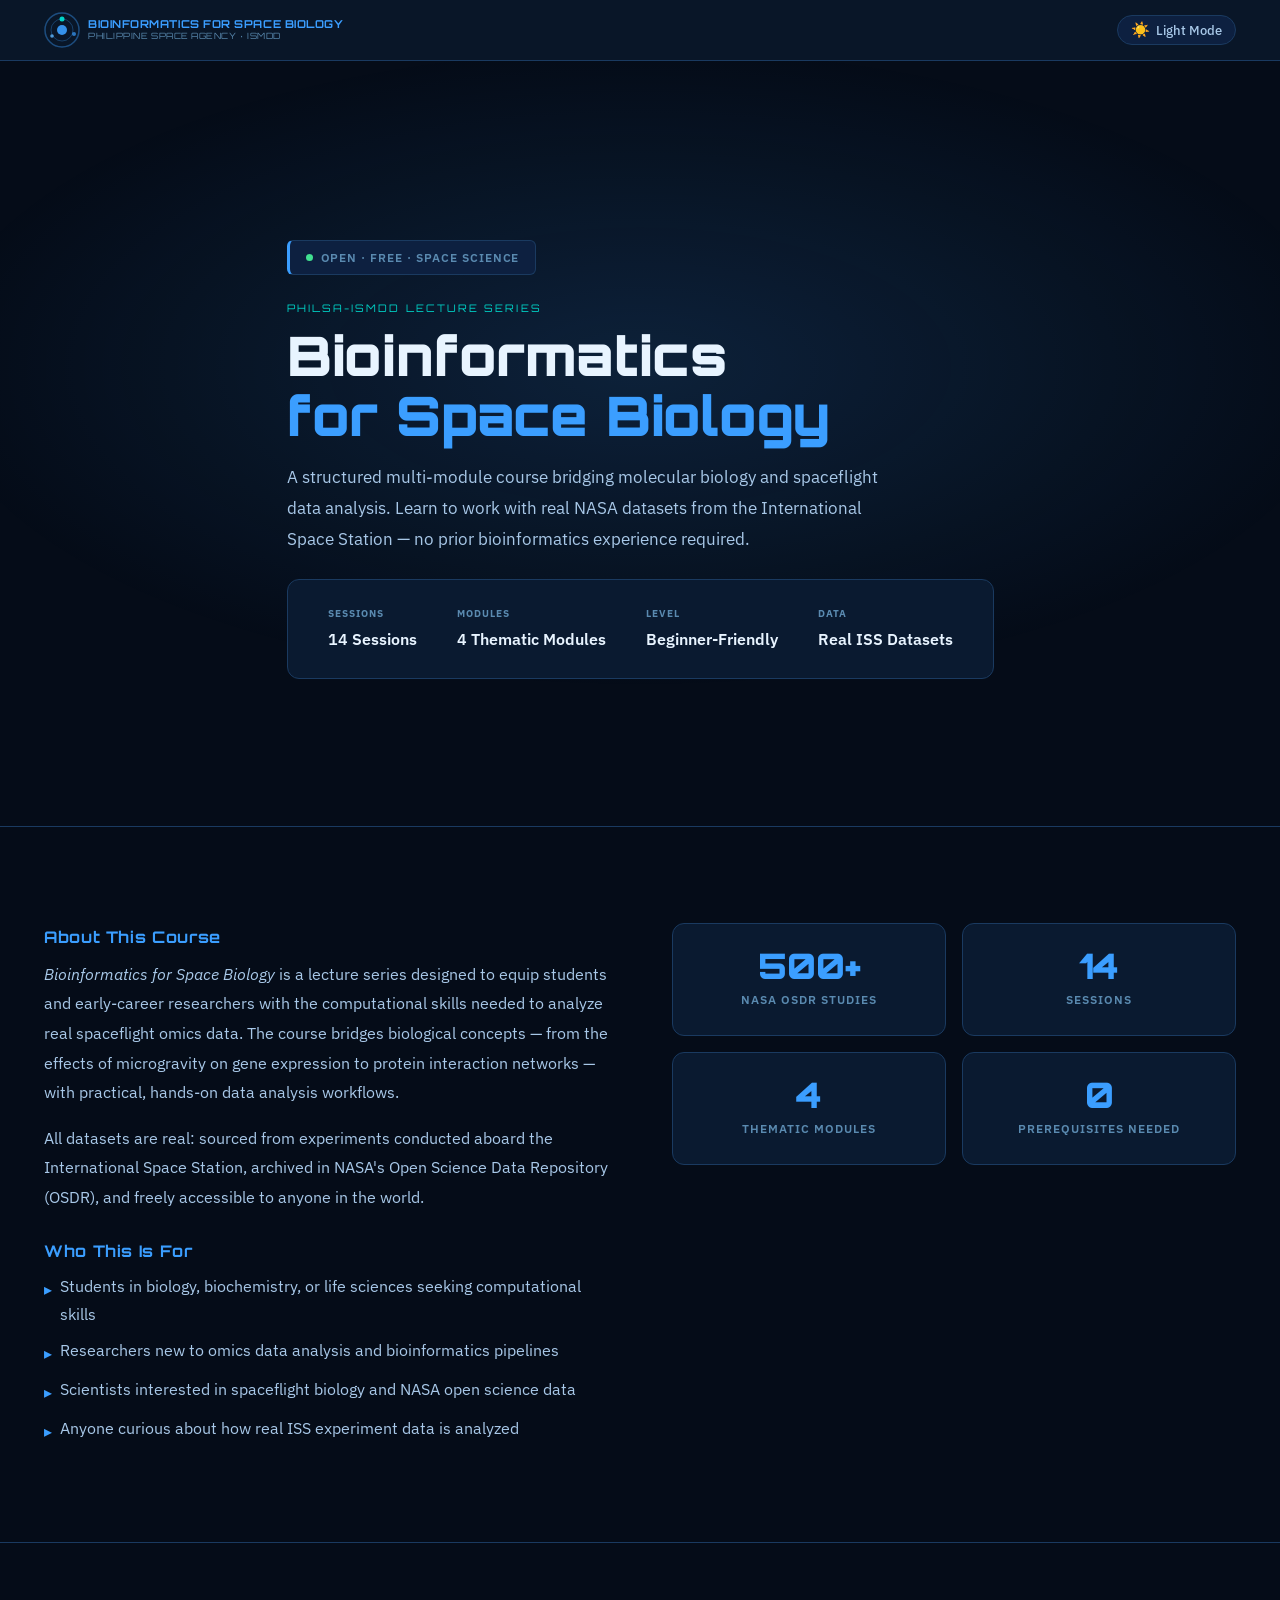
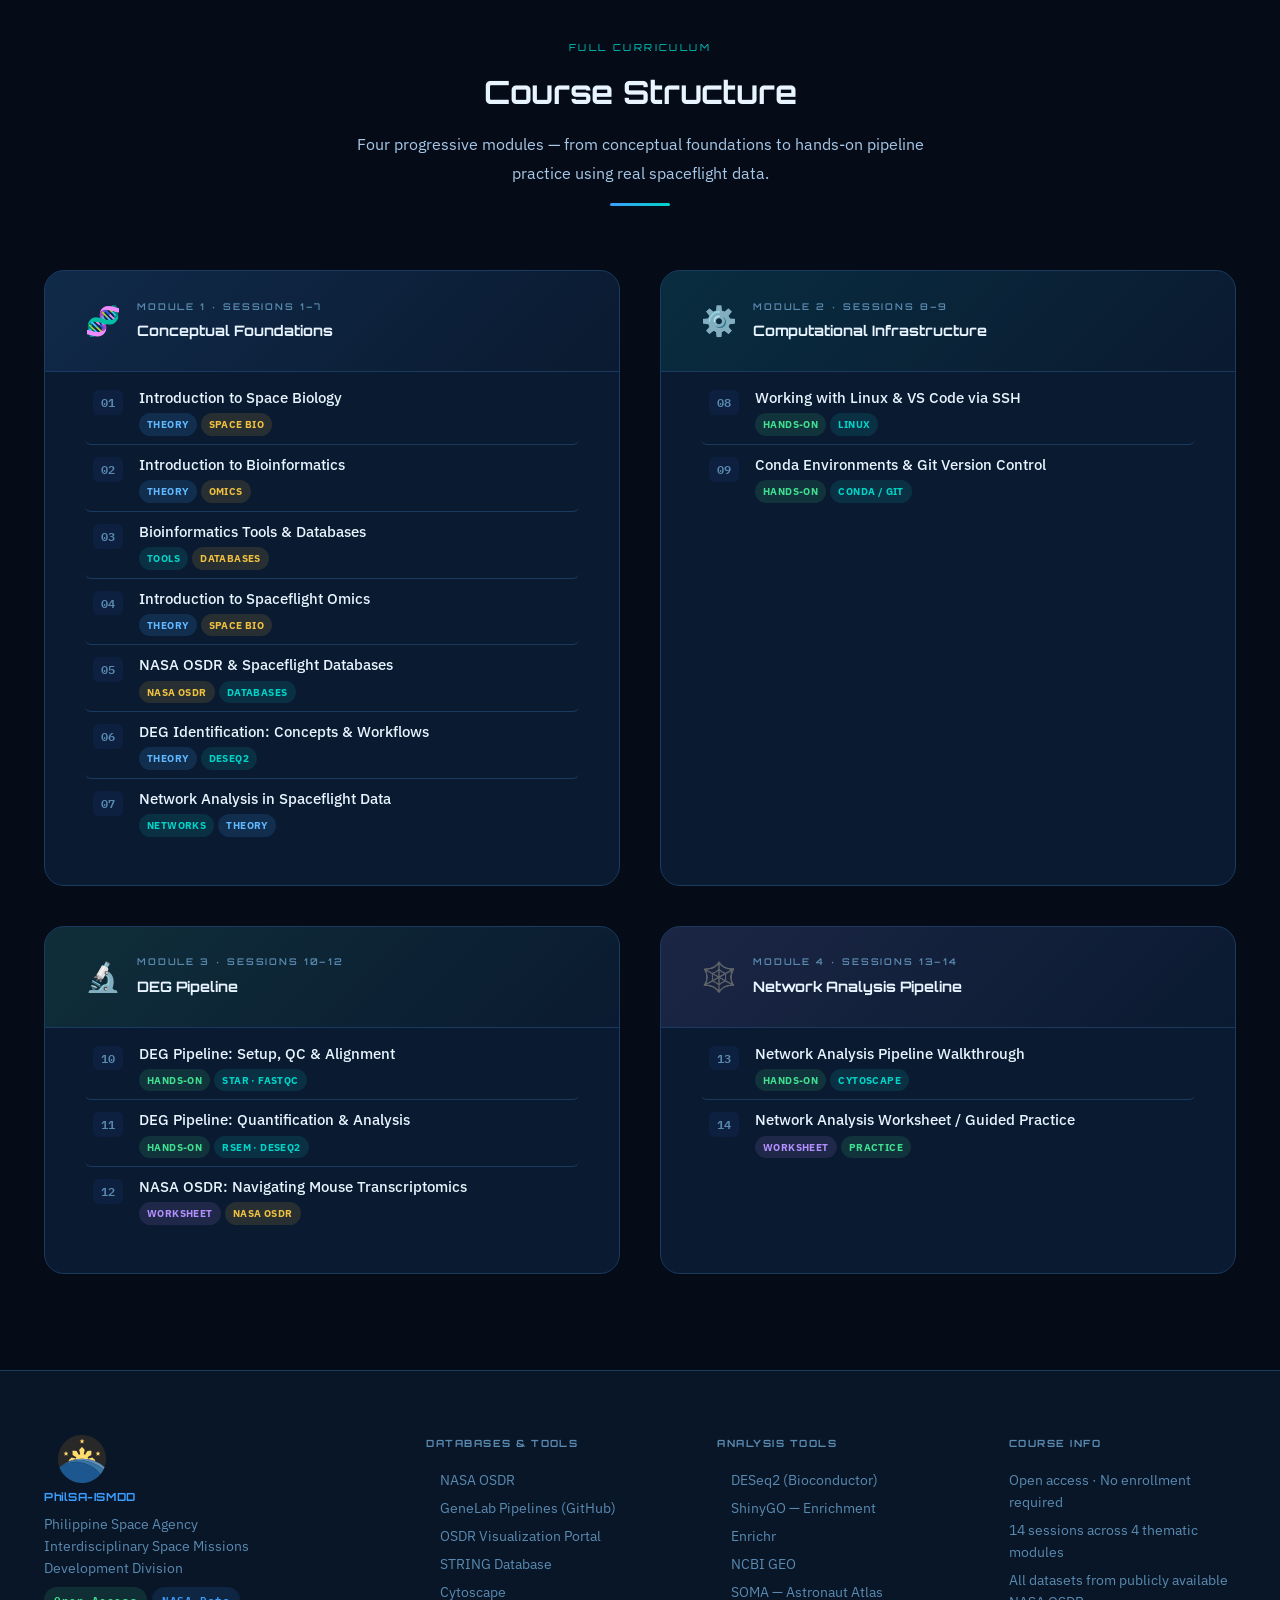
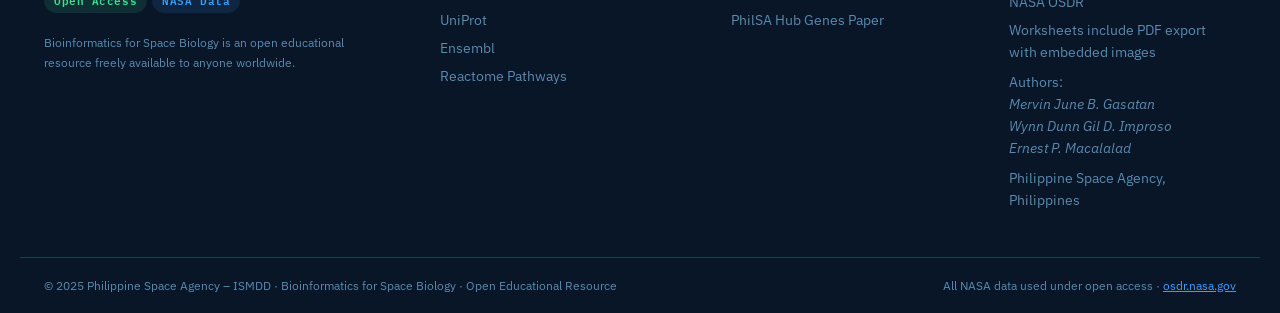
<file: index.html>
<!DOCTYPE html>
<html lang="en" data-theme="dark">
<head>
  <meta charset="UTF-8" />
  <meta name="viewport" content="width=device-width, initial-scale=1.0" />
  <title>Bioinformatics for Space Biology · PhilSA-ISMDD</title>
  <link rel="preconnect" href="https://fonts.googleapis.com" />
  <link rel="preconnect" href="https://fonts.gstatic.com" crossorigin />
  <link href="https://fonts.googleapis.com/css2?family=Orbitron:wght@400;600;700;900&family=IBM+Plex+Sans:ital,wght@0,300;0,400;0,500;0,600;1,300;1,400&family=IBM+Plex+Mono:wght@400;500;600&display=swap" rel="stylesheet" />
  <link rel="stylesheet" href="css/main.css" />
</head>
<body>
<div id="starfield" aria-hidden="true"></div>
<div id="app">

  <!-- NAV -->
  <nav id="main-nav">
    <div class="nav-inner">
      <a href="index.html" class="nav-brand">
        <svg class="nav-logo" viewBox="0 0 36 36" fill="none">
          <circle cx="18" cy="18" r="17" stroke="var(--accent-primary)" stroke-width="1.5" fill="none" opacity="0.4"/>
          <circle cx="18" cy="18" r="11" stroke="var(--accent-primary)" stroke-width="1" fill="none" opacity="0.3"/>
          <circle cx="18" cy="18" r="5" fill="var(--accent-primary)" opacity="0.9"/>
          <circle cx="18" cy="7" r="2.5" fill="var(--accent-teal)"/>
          <circle cx="30" cy="22" r="2" fill="var(--accent-primary)" opacity="0.7"/>
          <circle cx="8" cy="24" r="1.8" fill="var(--accent-bright)" opacity="0.8"/>
        </svg>
        <div class="nav-title">Bioinformatics for Space Biology<span>Philippine Space Agency · ISMDD</span></div>
      </a>
      <div class="nav-right">
        <button class="theme-toggle" onclick="toggleTheme()" aria-label="Toggle theme">
          <span class="theme-icon" id="theme-icon">☀️</span>
          <span id="theme-label">Light Mode</span>
        </button>
      </div>
    </div>
  </nav>

  <!-- HERO -->
  <section class="hero">
    <div class="hero-bg"></div>
    <div class="container">
      <div class="hero-content">
        <div class="hero-badge">Open · Free · Space Science</div>
        <div class="hero-eyebrow">PhilSA-ISMDD Lecture Series</div>
        <h1 class="hero-title">
          Bioinformatics
          <span class="highlight">for Space Biology</span>
        </h1>
        <p class="hero-subtitle">
          A structured multi-module course bridging molecular biology and spaceflight data analysis. Learn to work with real NASA datasets from the International Space Station — no prior bioinformatics experience required.
        </p>
        <div class="hero-meta">
          <div class="hero-meta-item">
            <span class="hero-meta-label">Sessions</span>
            <span class="hero-meta-value">14 Sessions</span>
          </div>
          <div class="hero-meta-item">
            <span class="hero-meta-label">Modules</span>
            <span class="hero-meta-value">4 Thematic Modules</span>
          </div>
          <div class="hero-meta-item">
            <span class="hero-meta-label">Level</span>
            <span class="hero-meta-value">Beginner-Friendly</span>
          </div>
          <div class="hero-meta-item">
            <span class="hero-meta-label">Data</span>
            <span class="hero-meta-value">Real ISS Datasets</span>
          </div>
        </div>
      </div>
    </div>
  </section>

  <!-- ABOUT -->
  <section class="about-section">
    <div class="container">
      <div class="about-grid">
        <div class="about-text">
          <h3>About This Course</h3>
          <p><em>Bioinformatics for Space Biology</em> is a lecture series designed to equip students and early-career researchers with the computational skills needed to analyze real spaceflight omics data. The course bridges biological concepts — from the effects of microgravity on gene expression to protein interaction networks — with practical, hands-on data analysis workflows.</p>
          <p>All datasets are real: sourced from experiments conducted aboard the International Space Station, archived in NASA's Open Science Data Repository (OSDR), and freely accessible to anyone in the world.</p>
          <h3 style="margin-top:var(--space-lg)">Who This Is For</h3>
          <ul class="target-list">
            <li>Students in biology, biochemistry, or life sciences seeking computational skills</li>
            <li>Researchers new to omics data analysis and bioinformatics pipelines</li>
            <li>Scientists interested in spaceflight biology and NASA open science data</li>
            <li>Anyone curious about how real ISS experiment data is analyzed</li>
          </ul>
        </div>
        <div>
          <div class="stat-cards">
            <div class="stat-card"><div class="stat-number">500+</div><div class="stat-label">NASA OSDR Studies</div></div>
            <div class="stat-card"><div class="stat-number">14</div><div class="stat-label">Sessions</div></div>
            <div class="stat-card"><div class="stat-number">4</div><div class="stat-label">Thematic Modules</div></div>
            <div class="stat-card"><div class="stat-number">0</div><div class="stat-label">Prerequisites Needed</div></div>
          </div>
        </div>
      </div>
    </div>
  </section>

  <!-- CURRICULUM -->
  <section class="curriculum-section">
    <div class="container">
      <div class="section-header">
        <div class="section-eyebrow">Full Curriculum</div>
        <h2 class="section-title">Course Structure</h2>
        <p class="section-desc">Four progressive modules — from conceptual foundations to hands-on pipeline practice using real spaceflight data.</p>
        <div class="section-divider"></div>
      </div>

      <div class="modules-grid">

        <!-- Module 1 -->
        <div class="module-card module-color-1">
          <div class="module-header">
            <div class="module-icon">🧬</div>
            <div class="module-header-text">
              <div class="module-label">Module 1 · Sessions 1–7</div>
              <div class="module-title">Conceptual Foundations</div>
            </div>
          </div>
          <div class="module-sessions">
            <a class="session-row" href="pages/session-s1.html">
              <span class="session-num">01</span>
              <div class="session-info">
                <div class="session-title">Introduction to Space Biology</div>
                <div class="session-tags"><span class="tag tag-theory">Theory</span><span class="tag tag-data">Space Bio</span></div>
              </div>
            </a>
            <a class="session-row" href="pages/session-s2.html">
              <span class="session-num">02</span>
              <div class="session-info">
                <div class="session-title">Introduction to Bioinformatics</div>
                <div class="session-tags"><span class="tag tag-theory">Theory</span><span class="tag tag-data">Omics</span></div>
              </div>
            </a>
            <a class="session-row" href="pages/session-s3.html">
              <span class="session-num">03</span>
              <div class="session-info">
                <div class="session-title">Bioinformatics Tools & Databases</div>
                <div class="session-tags"><span class="tag tag-tools">Tools</span><span class="tag tag-data">Databases</span></div>
              </div>
            </a>
            <a class="session-row" href="pages/session-s4.html">
              <span class="session-num">04</span>
              <div class="session-info">
                <div class="session-title">Introduction to Spaceflight Omics</div>
                <div class="session-tags"><span class="tag tag-theory">Theory</span><span class="tag tag-data">Space Bio</span></div>
              </div>
            </a>
            <a class="session-row" href="pages/session-s5.html">
              <span class="session-num">05</span>
              <div class="session-info">
                <div class="session-title">NASA OSDR & Spaceflight Databases</div>
                <div class="session-tags"><span class="tag tag-data">NASA OSDR</span><span class="tag tag-tools">Databases</span></div>
              </div>
            </a>
            <a class="session-row" href="pages/session-s6.html">
              <span class="session-num">06</span>
              <div class="session-info">
                <div class="session-title">DEG Identification: Concepts & Workflows</div>
                <div class="session-tags"><span class="tag tag-theory">Theory</span><span class="tag tag-tools">DESeq2</span></div>
              </div>
            </a>
            <a class="session-row" href="pages/session-s7.html">
              <span class="session-num">07</span>
              <div class="session-info">
                <div class="session-title">Network Analysis in Spaceflight Data</div>
                <div class="session-tags"><span class="tag tag-tools">Networks</span><span class="tag tag-theory">Theory</span></div>
              </div>
            </a>
          </div>
        </div>

        <!-- Module 2 -->
        <div class="module-card module-color-2">
          <div class="module-header">
            <div class="module-icon">⚙️</div>
            <div class="module-header-text">
              <div class="module-label">Module 2 · Sessions 8–9</div>
              <div class="module-title">Computational Infrastructure</div>
            </div>
          </div>
          <div class="module-sessions">
            <a class="session-row" href="pages/session-s8.html">
              <span class="session-num">08</span>
              <div class="session-info">
                <div class="session-title">Working with Linux & VS Code via SSH</div>
                <div class="session-tags"><span class="tag tag-hands">Hands-on</span><span class="tag tag-tools">Linux</span></div>
              </div>
            </a>
            <a class="session-row" href="pages/session-s9.html">
              <span class="session-num">09</span>
              <div class="session-info">
                <div class="session-title">Conda Environments & Git Version Control</div>
                <div class="session-tags"><span class="tag tag-hands">Hands-on</span><span class="tag tag-tools">Conda / Git</span></div>
              </div>
            </a>
          </div>
        </div>

        <!-- Module 3 -->
        <div class="module-card module-color-3">
          <div class="module-header">
            <div class="module-icon">🔬</div>
            <div class="module-header-text">
              <div class="module-label">Module 3 · Sessions 10–12</div>
              <div class="module-title">DEG Pipeline</div>
            </div>
          </div>
          <div class="module-sessions">
            <a class="session-row" href="pages/session-s10.html">
              <span class="session-num">10</span>
              <div class="session-info">
                <div class="session-title">DEG Pipeline: Setup, QC & Alignment</div>
                <div class="session-tags"><span class="tag tag-hands">Hands-on</span><span class="tag tag-tools">STAR · FastQC</span></div>
              </div>
            </a>
            <a class="session-row" href="pages/session-s11.html">
              <span class="session-num">11</span>
              <div class="session-info">
                <div class="session-title">DEG Pipeline: Quantification & Analysis</div>
                <div class="session-tags"><span class="tag tag-hands">Hands-on</span><span class="tag tag-tools">RSEM · DESeq2</span></div>
              </div>
            </a>
            <a class="session-row" href="pages/session-s12.html">
              <span class="session-num">12</span>
              <div class="session-info">
                <div class="session-title">NASA OSDR: Navigating Mouse Transcriptomics</div>
                <div class="session-tags"><span class="tag tag-ws">Worksheet</span><span class="tag tag-data">NASA OSDR</span></div>
              </div>
            </a>
          </div>
        </div>

        <!-- Module 4 -->
        <div class="module-card module-color-4">
          <div class="module-header">
            <div class="module-icon">🕸️</div>
            <div class="module-header-text">
              <div class="module-label">Module 4 · Sessions 13–14</div>
              <div class="module-title">Network Analysis Pipeline</div>
            </div>
          </div>
          <div class="module-sessions">
            <a class="session-row" href="pages/session-s13.html">
              <span class="session-num">13</span>
              <div class="session-info">
                <div class="session-title">Network Analysis Pipeline Walkthrough</div>
                <div class="session-tags"><span class="tag tag-hands">Hands-on</span><span class="tag tag-tools">Cytoscape</span></div>
              </div>
            </a>
            <a class="session-row" href="pages/session-s14.html">
              <span class="session-num">14</span>
              <div class="session-info">
                <div class="session-title">Network Analysis Worksheet / Guided Practice</div>
                <div class="session-tags"><span class="tag tag-ws">Worksheet</span><span class="tag tag-hands">Practice</span></div>
              </div>
            </a>
          </div>
        </div>

      </div>
    </div>
  </section>

  <!-- FOOTER — upgraded -->
  <footer>
    <div class="footer-inner">
      <!-- Col 1: Brand -->
      <div class="footer-col">
        <a href="https://www.philsa.gov.ph" target="_blank" rel="noopener" class="philsa-logo-link">
          <img src="assets/philsa-logo.svg" alt="PhilSA Logo" class="philsa-logo-img" />
          <div class="footer-brand-name">PhilSA-ISMDD</div>
        </a>
        <p>Philippine Space Agency<br>Interdisciplinary Space Missions<br>Development Division</p>
        <div style="margin-top:var(--space-sm);display:flex;flex-wrap:wrap;gap:5px;">
          <span class="footer-badge footer-badge-oa">Open Access</span>
          <span class="footer-badge footer-badge-nasa">NASA Data</span>
        </div>
        <p style="margin-top:var(--space-md);font-size:0.78rem;">Bioinformatics for Space Biology is an open educational resource freely available to anyone worldwide.</p>
      </div>

      <!-- Col 2: Database & Tools -->
      <div class="footer-col">
        <h4>Databases & Tools</h4>
        <a href="https://osdr.nasa.gov" target="_blank" rel="noopener">NASA OSDR</a>
        <a href="https://github.com/nasa/GeneLab_Data_Processing" target="_blank" rel="noopener">GeneLab Pipelines (GitHub)</a>
        <a href="https://visualization.genelab.nasa.gov/data/" target="_blank" rel="noopener">OSDR Visualization Portal</a>
        <a href="https://string-db.org" target="_blank" rel="noopener">STRING Database</a>
        <a href="https://cytoscape.org" target="_blank" rel="noopener">Cytoscape</a>
        <a href="https://uniprot.org" target="_blank" rel="noopener">UniProt</a>
        <a href="https://ensembl.org" target="_blank" rel="noopener">Ensembl</a>
        <a href="https://reactome.org" target="_blank" rel="noopener">Reactome Pathways</a>
      </div>

      <!-- Col 3: Analysis Tools -->
      <div class="footer-col">
        <h4>Analysis Tools</h4>
        <a href="https://bioconductor.org/packages/DESeq2" target="_blank" rel="noopener">DESeq2 (Bioconductor)</a>
        <a href="http://bioinformatics.sdstate.edu/go/" target="_blank" rel="noopener">ShinyGO — Enrichment</a>
        <a href="https://maayanlab.cloud/Enrichr/" target="_blank" rel="noopener">Enrichr</a>
        <a href="https://www.ncbi.nlm.nih.gov/geo/" target="_blank" rel="noopener">NCBI GEO</a>
        <a href="https://soma.weill.cornell.edu" target="_blank" rel="noopener">SOMA — Astronaut Atlas</a>
        <a href="https://philsa.gov.ph/research/uncovering-hub-genes-in-short-duration-spaceflight/" target="_blank" rel="noopener">PhilSA Hub Genes Paper</a>
      </div>

      <!-- Col 4: Course Info -->
      <div class="footer-col">
        <h4>Course Info</h4>
        <p>Open access · No enrollment required</p>
        <p>14 sessions across 4 thematic modules</p>
        <p>All datasets from publicly available NASA OSDR</p>
        <p>Worksheets include PDF export with embedded images</p>
        <p style="margin-top:var(--space-sm);">
          Authors:<br>
          <em>Mervin June B. Gasatan</em><br>
          <em>Wynn Dunn Gil D. Improso</em><br>
          <em>Ernest P. Macalalad</em>
        </p>
        <p style="margin-top:var(--space-sm);">Philippine Space Agency, Philippines</p>
      </div>
    </div>
    <div class="footer-bottom">
      <span>© 2025 Philippine Space Agency – ISMDD · Bioinformatics for Space Biology · Open Educational Resource</span>
      <span>All NASA data used under open access · <a href="https://osdr.nasa.gov" target="_blank" rel="noopener" style="color:var(--accent-primary);">osdr.nasa.gov</a></span>
    </div>
  </footer>

</div><!-- /#app -->
<script src="js/main.js"></script>
</body>
</html>
</file>
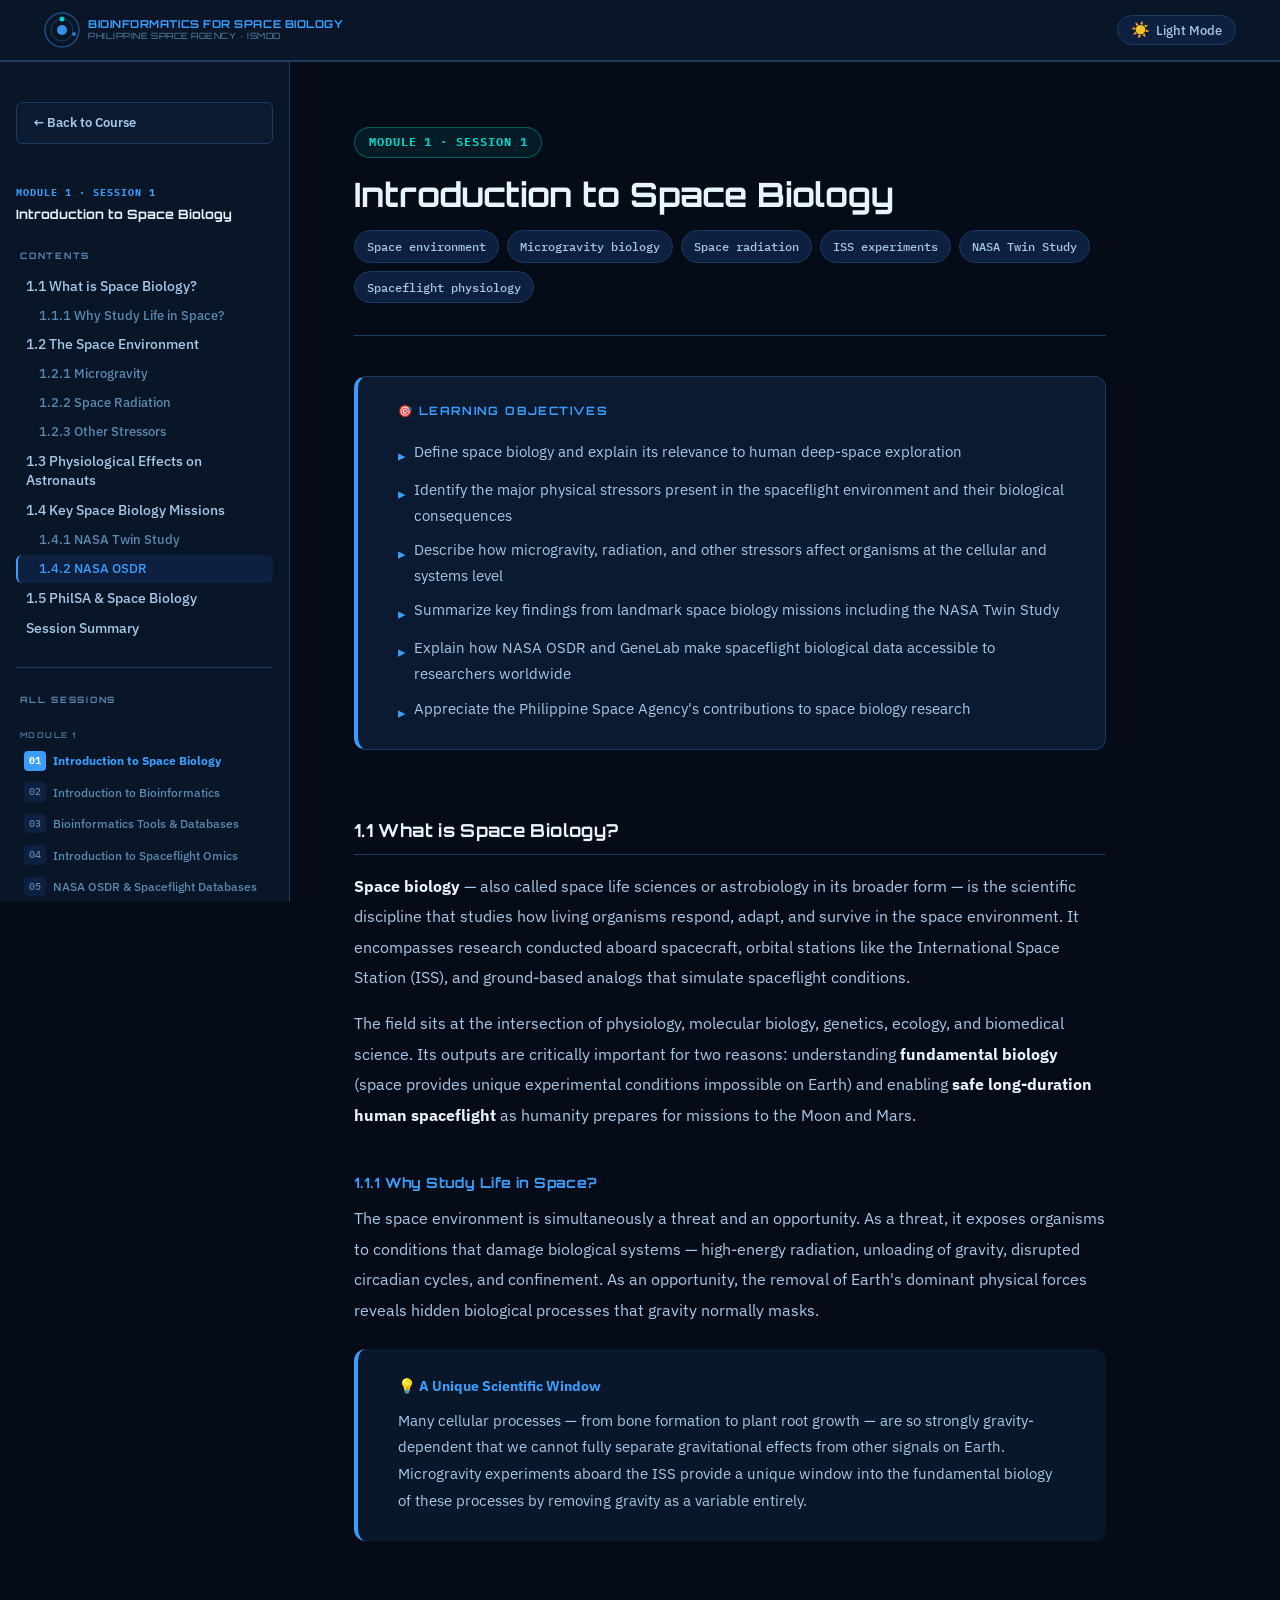
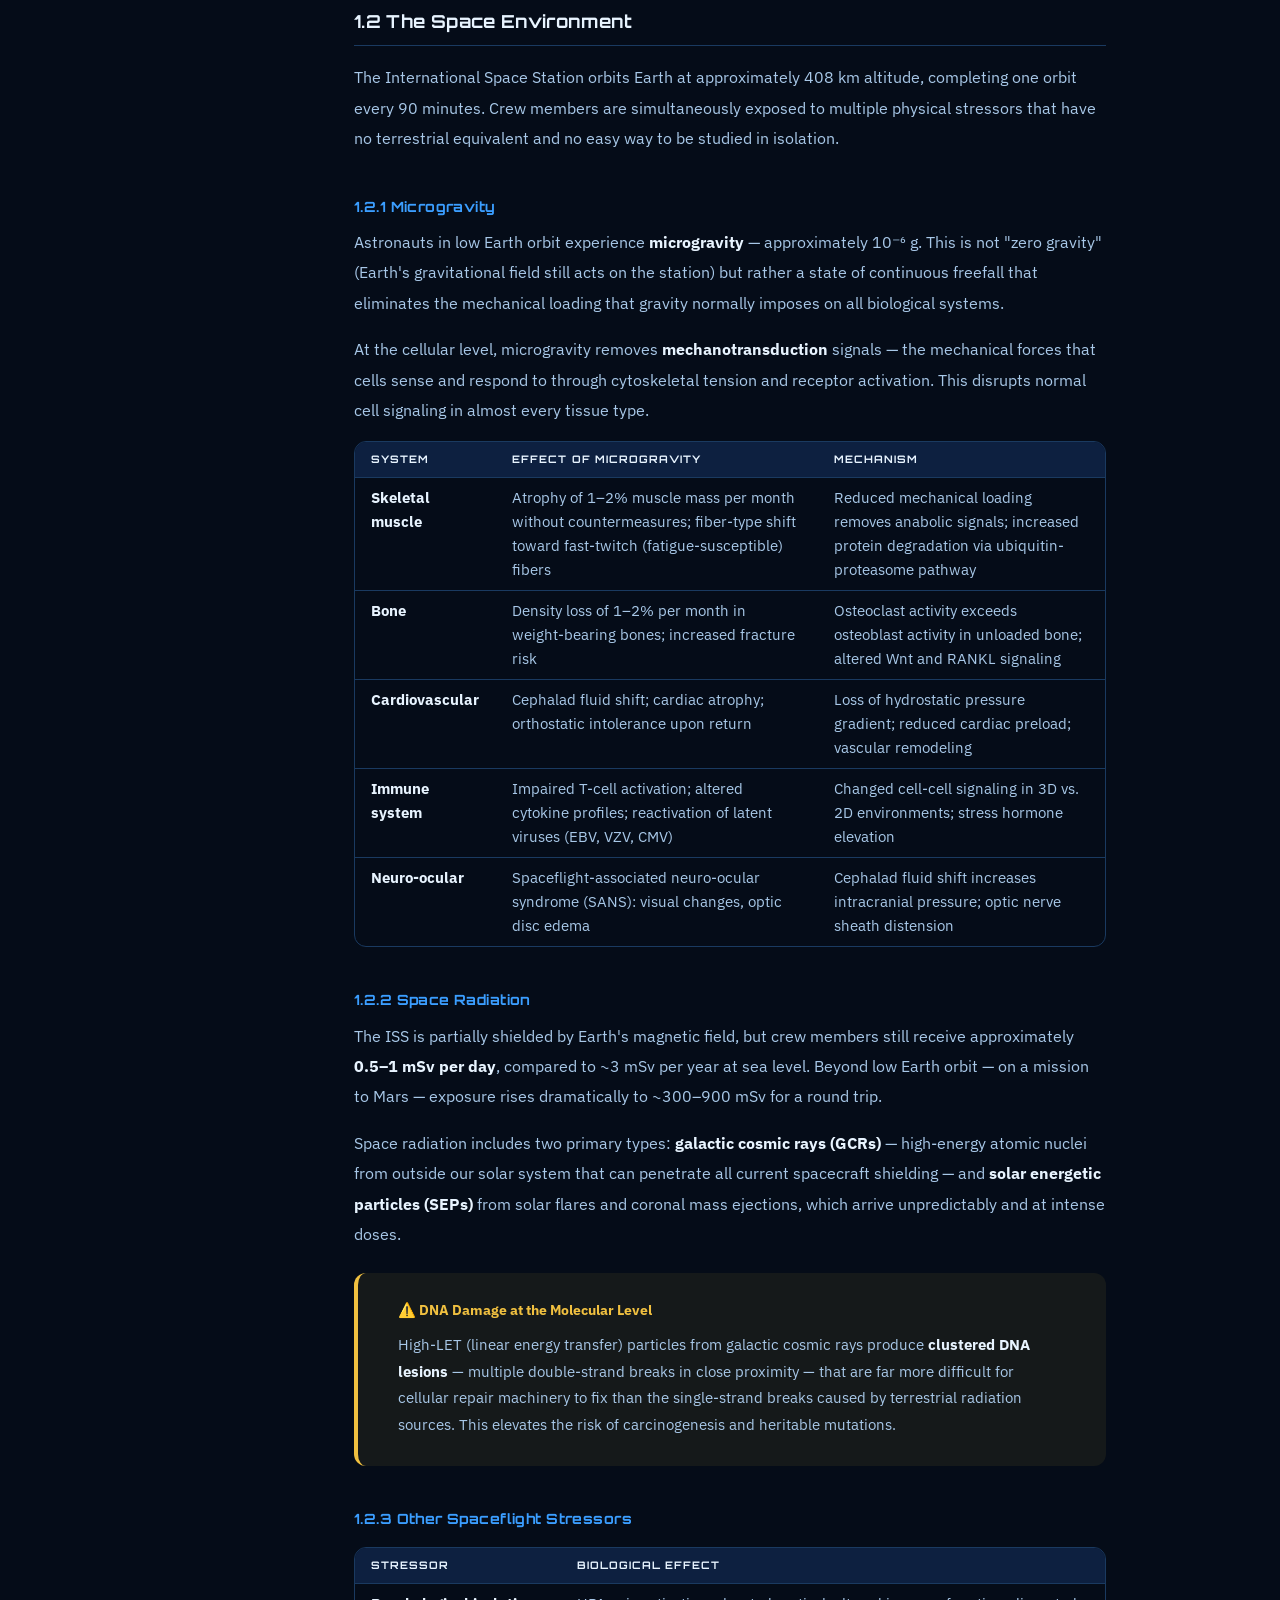
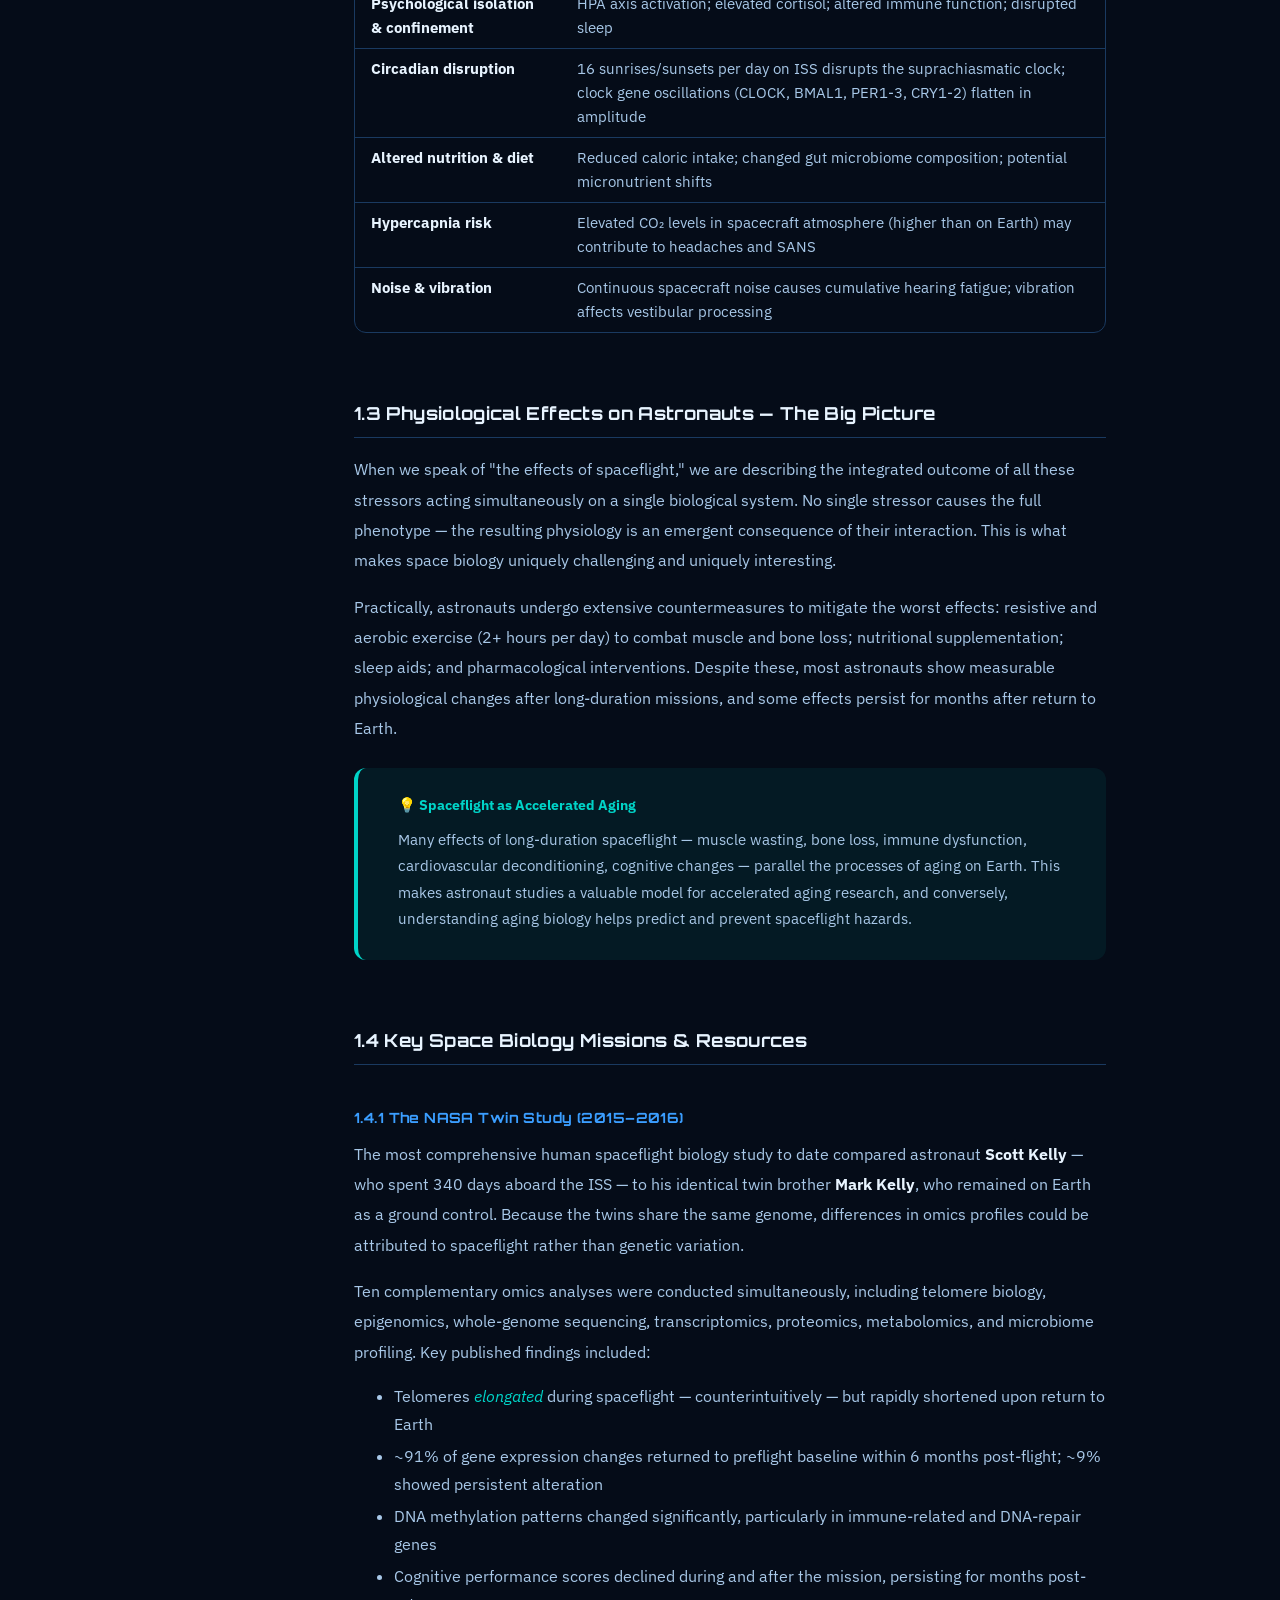
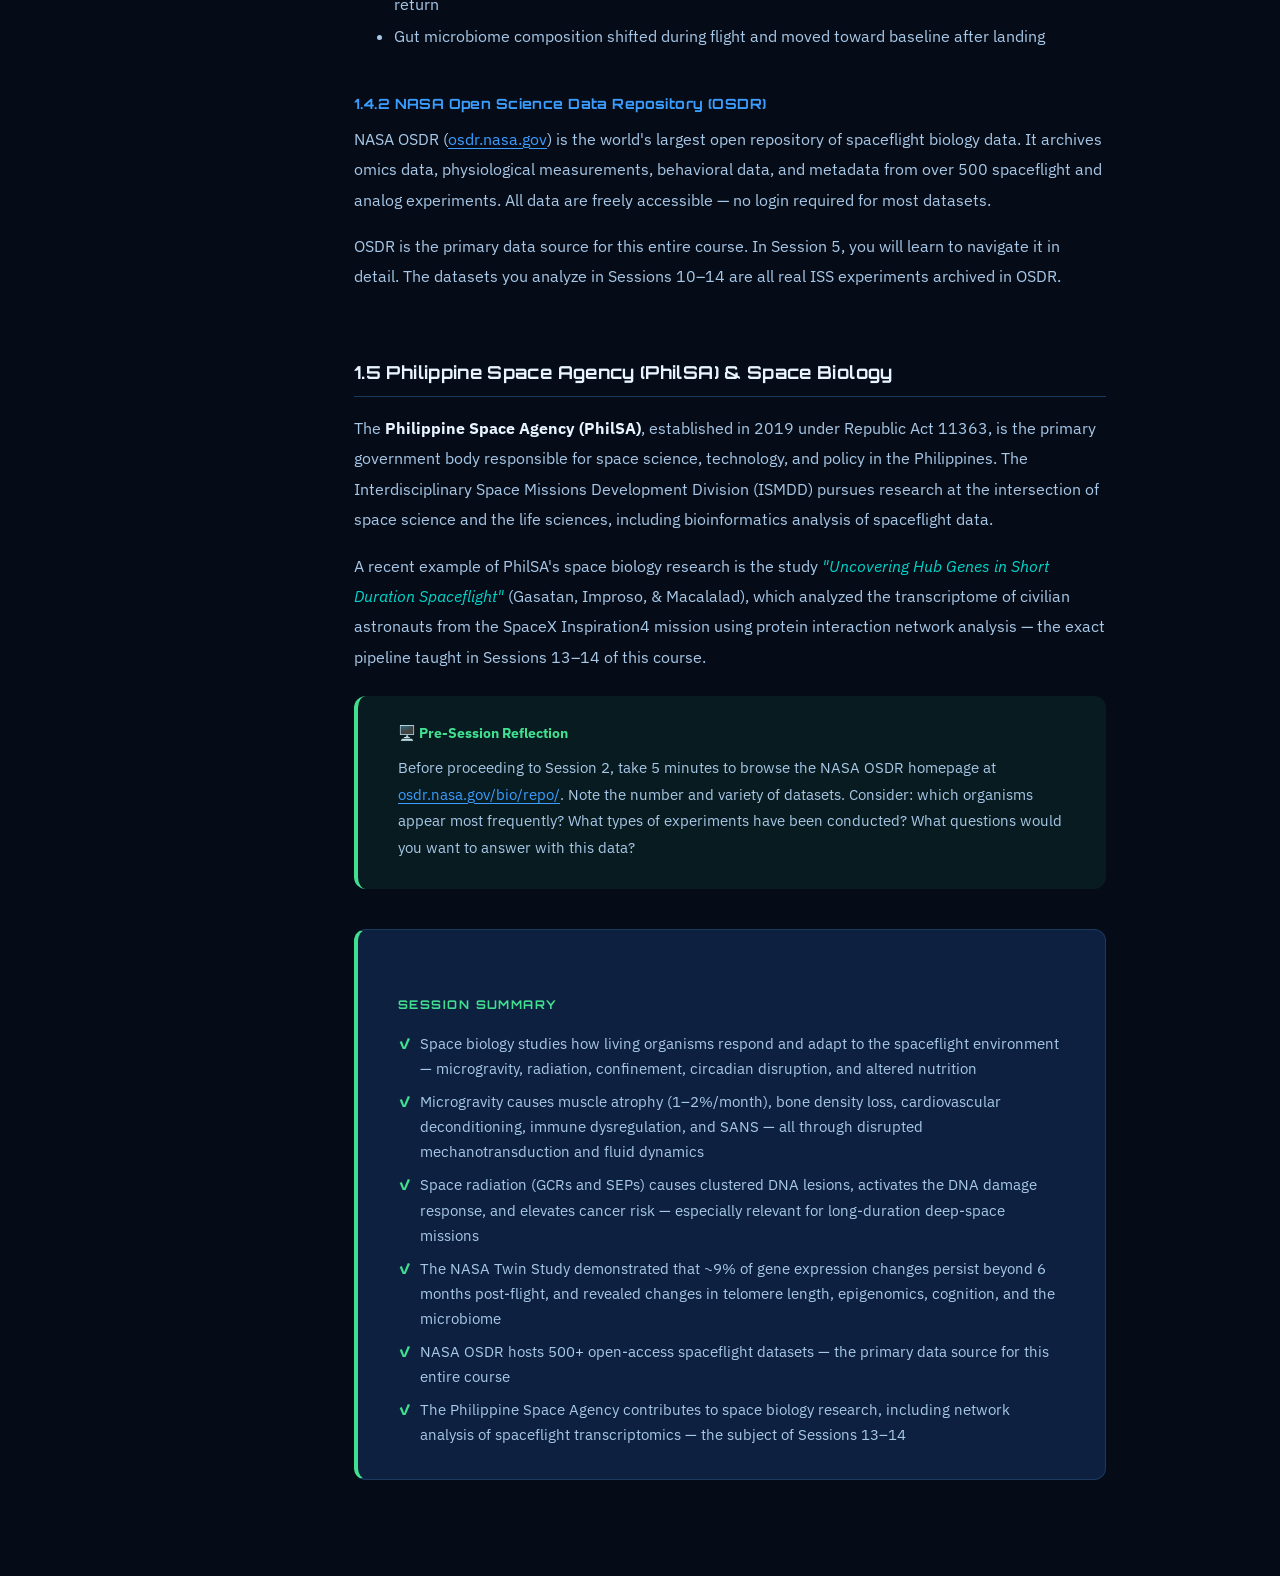
<file: pages/session-s1.html>
<!DOCTYPE html>
<html lang="en" data-theme="dark">
<head>
  <meta charset="UTF-8" /><meta name="viewport" content="width=device-width, initial-scale=1.0" />
  <title>Session 1 · Introduction to Space Biology · PhilSA-ISMDD</title>
  <link rel="preconnect" href="https://fonts.googleapis.com" /><link rel="preconnect" href="https://fonts.gstatic.com" crossorigin />
  <link href="https://fonts.googleapis.com/css2?family=Orbitron:wght@400;600;700;900&family=IBM+Plex+Sans:ital,wght@0,300;0,400;0,500;0,600;1,300;1,400&family=IBM+Plex+Mono:wght@400;500;600&display=swap" rel="stylesheet" />
  <link rel="stylesheet" href="../css/main.css" />
</head>
<body>
<div id="starfield" aria-hidden="true"></div>
<div id="app">
  <nav id="main-nav"><div class="nav-inner">
    <a href="../index.html" class="nav-brand">
      <svg class="nav-logo" viewBox="0 0 36 36" fill="none"><circle cx="18" cy="18" r="17" stroke="var(--accent-primary)" stroke-width="1.5" fill="none" opacity="0.4"/><circle cx="18" cy="18" r="11" stroke="var(--accent-primary)" stroke-width="1" fill="none" opacity="0.3"/><circle cx="18" cy="18" r="5" fill="var(--accent-primary)" opacity="0.9"/><circle cx="18" cy="7" r="2.5" fill="var(--accent-teal)"/><circle cx="30" cy="22" r="2" fill="var(--accent-primary)" opacity="0.7"/></svg>
      <div class="nav-title">Bioinformatics for Space Biology<span>Philippine Space Agency · ISMDD</span></div>
    </a>
    <div class="nav-right"><button class="theme-toggle" onclick="toggleTheme()"><span class="theme-icon" id="theme-icon">☀️</span><span id="theme-label">Light Mode</span></button></div>
  </div></nav>
  <div class="content-area">
    <aside class="sidebar">
      <a href="../index.html" class="sidebar-back">← Back to Course</a>
      <div class="sidebar-section">
        <div class="sidebar-session-label">Module 1 · Session 1</div>
        <div class="sidebar-session-title">Introduction to Space Biology</div>
      </div>
      <div class="sidebar-section">
        <div class="sidebar-section-title">Contents</div>
        <ul class="sidebar-toc">
          <li><a href="#s1-what">1.1 What is Space Biology?</a></li>
          <li><a href="#s1-why" class="toc-sub">1.1.1 Why Study Life in Space?</a></li>
          <li><a href="#s1-env">1.2 The Space Environment</a></li>
          <li><a href="#s1-microgravity" class="toc-sub">1.2.1 Microgravity</a></li>
          <li><a href="#s1-radiation" class="toc-sub">1.2.2 Space Radiation</a></li>
          <li><a href="#s1-other" class="toc-sub">1.2.3 Other Stressors</a></li>
          <li><a href="#s1-physio">1.3 Physiological Effects on Astronauts</a></li>
          <li><a href="#s1-missions">1.4 Key Space Biology Missions</a></li>
          <li><a href="#s1-twin" class="toc-sub">1.4.1 NASA Twin Study</a></li>
          <li><a href="#s1-osdr" class="toc-sub">1.4.2 NASA OSDR</a></li>
          <li><a href="#s1-philsa">1.5 PhilSA & Space Biology</a></li>
          <li><a href="#s1-summary">Session Summary</a></li>
        </ul>
      </div>
      <div class="sidebar-divider"></div>
      <div class="sidebar-section"><div class="sidebar-section-title">All Sessions</div><div id="all-sessions-nav"></div></div>
    </aside>
    <main class="content-main">
      <div class="session-hero">
        <div class="session-badge">Module 1 · Session 1</div>
        <h1 class="session-main-title">Introduction to Space Biology</h1>
        <div class="session-topic-pills">
          <span class="topic-pill">Space environment</span>
          <span class="topic-pill">Microgravity biology</span>
          <span class="topic-pill">Space radiation</span>
          <span class="topic-pill">ISS experiments</span>
          <span class="topic-pill">NASA Twin Study</span>
          <span class="topic-pill">Spaceflight physiology</span>
        </div>
      </div>
      <div class="objectives-box">
        <h3>🎯 Learning Objectives</h3>
        <ul>
          <li>Define space biology and explain its relevance to human deep-space exploration</li>
          <li>Identify the major physical stressors present in the spaceflight environment and their biological consequences</li>
          <li>Describe how microgravity, radiation, and other stressors affect organisms at the cellular and systems level</li>
          <li>Summarize key findings from landmark space biology missions including the NASA Twin Study</li>
          <li>Explain how NASA OSDR and GeneLab make spaceflight biological data accessible to researchers worldwide</li>
          <li>Appreciate the Philippine Space Agency's contributions to space biology research</li>
        </ul>
      </div>
      <div class="content-body">

        <h2 id="s1-what">1.1 What is Space Biology?</h2>
        <p><strong>Space biology</strong> — also called space life sciences or astrobiology in its broader form — is the scientific discipline that studies how living organisms respond, adapt, and survive in the space environment. It encompasses research conducted aboard spacecraft, orbital stations like the International Space Station (ISS), and ground-based analogs that simulate spaceflight conditions.</p>
        <p>The field sits at the intersection of physiology, molecular biology, genetics, ecology, and biomedical science. Its outputs are critically important for two reasons: understanding <strong>fundamental biology</strong> (space provides unique experimental conditions impossible on Earth) and enabling <strong>safe long-duration human spaceflight</strong> as humanity prepares for missions to the Moon and Mars.</p>

        <h3 id="s1-why">1.1.1 Why Study Life in Space?</h3>
        <p>The space environment is simultaneously a threat and an opportunity. As a threat, it exposes organisms to conditions that damage biological systems — high-energy radiation, unloading of gravity, disrupted circadian cycles, and confinement. As an opportunity, the removal of Earth's dominant physical forces reveals hidden biological processes that gravity normally masks.</p>
        <div class="callout callout-info">
          <div class="callout-title">💡 A Unique Scientific Window</div>
          <p>Many cellular processes — from bone formation to plant root growth — are so strongly gravity-dependent that we cannot fully separate gravitational effects from other signals on Earth. Microgravity experiments aboard the ISS provide a unique window into the fundamental biology of these processes by removing gravity as a variable entirely.</p>
        </div>

        <h2 id="s1-env">1.2 The Space Environment</h2>
        <p>The International Space Station orbits Earth at approximately 408 km altitude, completing one orbit every 90 minutes. Crew members are simultaneously exposed to multiple physical stressors that have no terrestrial equivalent and no easy way to be studied in isolation.</p>

        <h3 id="s1-microgravity">1.2.1 Microgravity</h3>
        <p>Astronauts in low Earth orbit experience <strong>microgravity</strong> — approximately 10⁻⁶ g. This is not "zero gravity" (Earth's gravitational field still acts on the station) but rather a state of continuous freefall that eliminates the mechanical loading that gravity normally imposes on all biological systems.</p>
        <p>At the cellular level, microgravity removes <strong>mechanotransduction</strong> signals — the mechanical forces that cells sense and respond to through cytoskeletal tension and receptor activation. This disrupts normal cell signaling in almost every tissue type.</p>
        <div class="table-wrap"><table>
          <thead><tr><th>System</th><th>Effect of Microgravity</th><th>Mechanism</th></tr></thead>
          <tbody>
            <tr><td><strong>Skeletal muscle</strong></td><td>Atrophy of 1–2% muscle mass per month without countermeasures; fiber-type shift toward fast-twitch (fatigue-susceptible) fibers</td><td>Reduced mechanical loading removes anabolic signals; increased protein degradation via ubiquitin-proteasome pathway</td></tr>
            <tr><td><strong>Bone</strong></td><td>Density loss of 1–2% per month in weight-bearing bones; increased fracture risk</td><td>Osteoclast activity exceeds osteoblast activity in unloaded bone; altered Wnt and RANKL signaling</td></tr>
            <tr><td><strong>Cardiovascular</strong></td><td>Cephalad fluid shift; cardiac atrophy; orthostatic intolerance upon return</td><td>Loss of hydrostatic pressure gradient; reduced cardiac preload; vascular remodeling</td></tr>
            <tr><td><strong>Immune system</strong></td><td>Impaired T-cell activation; altered cytokine profiles; reactivation of latent viruses (EBV, VZV, CMV)</td><td>Changed cell-cell signaling in 3D vs. 2D environments; stress hormone elevation</td></tr>
            <tr><td><strong>Neuro-ocular</strong></td><td>Spaceflight-associated neuro-ocular syndrome (SANS): visual changes, optic disc edema</td><td>Cephalad fluid shift increases intracranial pressure; optic nerve sheath distension</td></tr>
          </tbody>
        </table></div>

        <h3 id="s1-radiation">1.2.2 Space Radiation</h3>
        <p>The ISS is partially shielded by Earth's magnetic field, but crew members still receive approximately <strong>0.5–1 mSv per day</strong>, compared to ~3 mSv per year at sea level. Beyond low Earth orbit — on a mission to Mars — exposure rises dramatically to ~300–900 mSv for a round trip.</p>
        <p>Space radiation includes two primary types: <strong>galactic cosmic rays (GCRs)</strong> — high-energy atomic nuclei from outside our solar system that can penetrate all current spacecraft shielding — and <strong>solar energetic particles (SEPs)</strong> from solar flares and coronal mass ejections, which arrive unpredictably and at intense doses.</p>
        <div class="callout callout-warning">
          <div class="callout-title">⚠️ DNA Damage at the Molecular Level</div>
          <p>High-LET (linear energy transfer) particles from galactic cosmic rays produce <strong>clustered DNA lesions</strong> — multiple double-strand breaks in close proximity — that are far more difficult for cellular repair machinery to fix than the single-strand breaks caused by terrestrial radiation sources. This elevates the risk of carcinogenesis and heritable mutations.</p>
        </div>

        <h3 id="s1-other">1.2.3 Other Spaceflight Stressors</h3>
        <div class="table-wrap"><table>
          <thead><tr><th>Stressor</th><th>Biological Effect</th></tr></thead>
          <tbody>
            <tr><td><strong>Psychological isolation &amp; confinement</strong></td><td>HPA axis activation; elevated cortisol; altered immune function; disrupted sleep</td></tr>
            <tr><td><strong>Circadian disruption</strong></td><td>16 sunrises/sunsets per day on ISS disrupts the suprachiasmatic clock; clock gene oscillations (CLOCK, BMAL1, PER1-3, CRY1-2) flatten in amplitude</td></tr>
            <tr><td><strong>Altered nutrition &amp; diet</strong></td><td>Reduced caloric intake; changed gut microbiome composition; potential micronutrient shifts</td></tr>
            <tr><td><strong>Hypercapnia risk</strong></td><td>Elevated CO₂ levels in spacecraft atmosphere (higher than on Earth) may contribute to headaches and SANS</td></tr>
            <tr><td><strong>Noise &amp; vibration</strong></td><td>Continuous spacecraft noise causes cumulative hearing fatigue; vibration affects vestibular processing</td></tr>
          </tbody>
        </table></div>

        <h2 id="s1-physio">1.3 Physiological Effects on Astronauts — The Big Picture</h2>
        <p>When we speak of "the effects of spaceflight," we are describing the integrated outcome of all these stressors acting simultaneously on a single biological system. No single stressor causes the full phenotype — the resulting physiology is an emergent consequence of their interaction. This is what makes space biology uniquely challenging and uniquely interesting.</p>
        <p>Practically, astronauts undergo extensive countermeasures to mitigate the worst effects: resistive and aerobic exercise (2+ hours per day) to combat muscle and bone loss; nutritional supplementation; sleep aids; and pharmacological interventions. Despite these, most astronauts show measurable physiological changes after long-duration missions, and some effects persist for months after return to Earth.</p>
        <div class="callout callout-tip">
          <div class="callout-title">💡 Spaceflight as Accelerated Aging</div>
          <p>Many effects of long-duration spaceflight — muscle wasting, bone loss, immune dysfunction, cardiovascular deconditioning, cognitive changes — parallel the processes of aging on Earth. This makes astronaut studies a valuable model for accelerated aging research, and conversely, understanding aging biology helps predict and prevent spaceflight hazards.</p>
        </div>

        <h2 id="s1-missions">1.4 Key Space Biology Missions & Resources</h2>

        <h3 id="s1-twin">1.4.1 The NASA Twin Study (2015–2016)</h3>
        <p>The most comprehensive human spaceflight biology study to date compared astronaut <strong>Scott Kelly</strong> — who spent 340 days aboard the ISS — to his identical twin brother <strong>Mark Kelly</strong>, who remained on Earth as a ground control. Because the twins share the same genome, differences in omics profiles could be attributed to spaceflight rather than genetic variation.</p>
        <p>Ten complementary omics analyses were conducted simultaneously, including telomere biology, epigenomics, whole-genome sequencing, transcriptomics, proteomics, metabolomics, and microbiome profiling. Key published findings included:</p>
        <ul>
          <li>Telomeres <em>elongated</em> during spaceflight — counterintuitively — but rapidly shortened upon return to Earth</li>
          <li>~91% of gene expression changes returned to preflight baseline within 6 months post-flight; ~9% showed persistent alteration</li>
          <li>DNA methylation patterns changed significantly, particularly in immune-related and DNA-repair genes</li>
          <li>Cognitive performance scores declined during and after the mission, persisting for months post-return</li>
          <li>Gut microbiome composition shifted during flight and moved toward baseline after landing</li>
        </ul>

        <h3 id="s1-osdr">1.4.2 NASA Open Science Data Repository (OSDR)</h3>
        <p>NASA OSDR (<a href="https://osdr.nasa.gov" target="_blank" rel="noopener">osdr.nasa.gov</a>) is the world's largest open repository of spaceflight biology data. It archives omics data, physiological measurements, behavioral data, and metadata from over 500 spaceflight and analog experiments. All data are freely accessible — no login required for most datasets.</p>
        <p>OSDR is the primary data source for this entire course. In Session 5, you will learn to navigate it in detail. The datasets you analyze in Sessions 10–14 are all real ISS experiments archived in OSDR.</p>

        <h2 id="s1-philsa">1.5 Philippine Space Agency (PhilSA) & Space Biology</h2>
        <p>The <strong>Philippine Space Agency (PhilSA)</strong>, established in 2019 under Republic Act 11363, is the primary government body responsible for space science, technology, and policy in the Philippines. The Interdisciplinary Space Missions Development Division (ISMDD) pursues research at the intersection of space science and the life sciences, including bioinformatics analysis of spaceflight data.</p>
        <p>A recent example of PhilSA's space biology research is the study <em>"Uncovering Hub Genes in Short Duration Spaceflight"</em> (Gasatan, Improso, &amp; Macalalad), which analyzed the transcriptome of civilian astronauts from the SpaceX Inspiration4 mission using protein interaction network analysis — the exact pipeline taught in Sessions 13–14 of this course.</p>
        <div class="callout callout-exercise">
          <div class="callout-title">🖥️ Pre-Session Reflection</div>
          <p>Before proceeding to Session 2, take 5 minutes to browse the NASA OSDR homepage at <a href="https://osdr.nasa.gov/bio/repo/" target="_blank" rel="noopener">osdr.nasa.gov/bio/repo/</a>. Note the number and variety of datasets. Consider: which organisms appear most frequently? What types of experiments have been conducted? What questions would you want to answer with this data?</p>
        </div>

        <div class="summary-box" id="s1-summary">
          <h3>Session Summary</h3>
          <ul>
            <li>Space biology studies how living organisms respond and adapt to the spaceflight environment — microgravity, radiation, confinement, circadian disruption, and altered nutrition</li>
            <li>Microgravity causes muscle atrophy (1–2%/month), bone density loss, cardiovascular deconditioning, immune dysregulation, and SANS — all through disrupted mechanotransduction and fluid dynamics</li>
            <li>Space radiation (GCRs and SEPs) causes clustered DNA lesions, activates the DNA damage response, and elevates cancer risk — especially relevant for long-duration deep-space missions</li>
            <li>The NASA Twin Study demonstrated that ~9% of gene expression changes persist beyond 6 months post-flight, and revealed changes in telomere length, epigenomics, cognition, and the microbiome</li>
            <li>NASA OSDR hosts 500+ open-access spaceflight datasets — the primary data source for this entire course</li>
            <li>The Philippine Space Agency contributes to space biology research, including network analysis of spaceflight transcriptomics — the subject of Sessions 13–14</li>
          </ul>
        </div>
      </div>
    </main>
  </div>
</div>
<script src="../js/sessions.js"></script>
<script src="../js/main.js"></script>
<script>buildSessionNav('s1');</script>
</body></html>
</file>
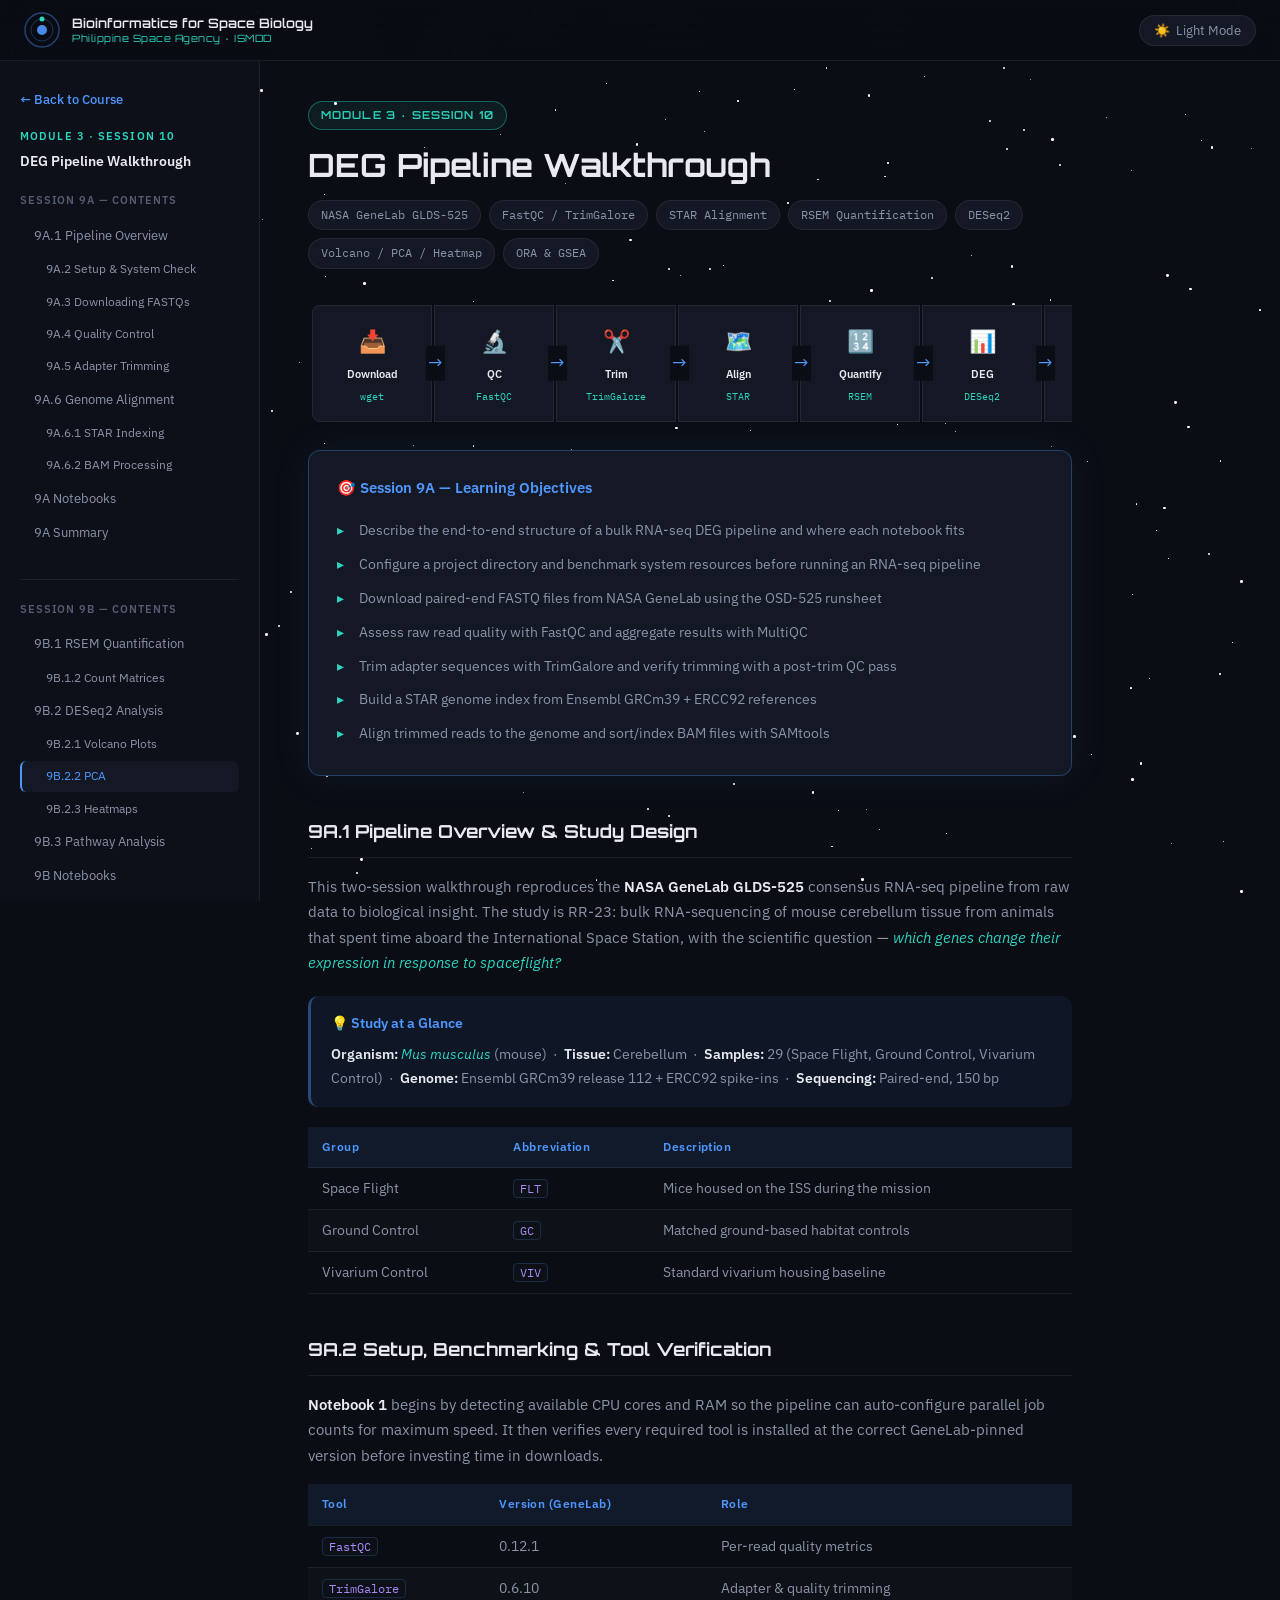
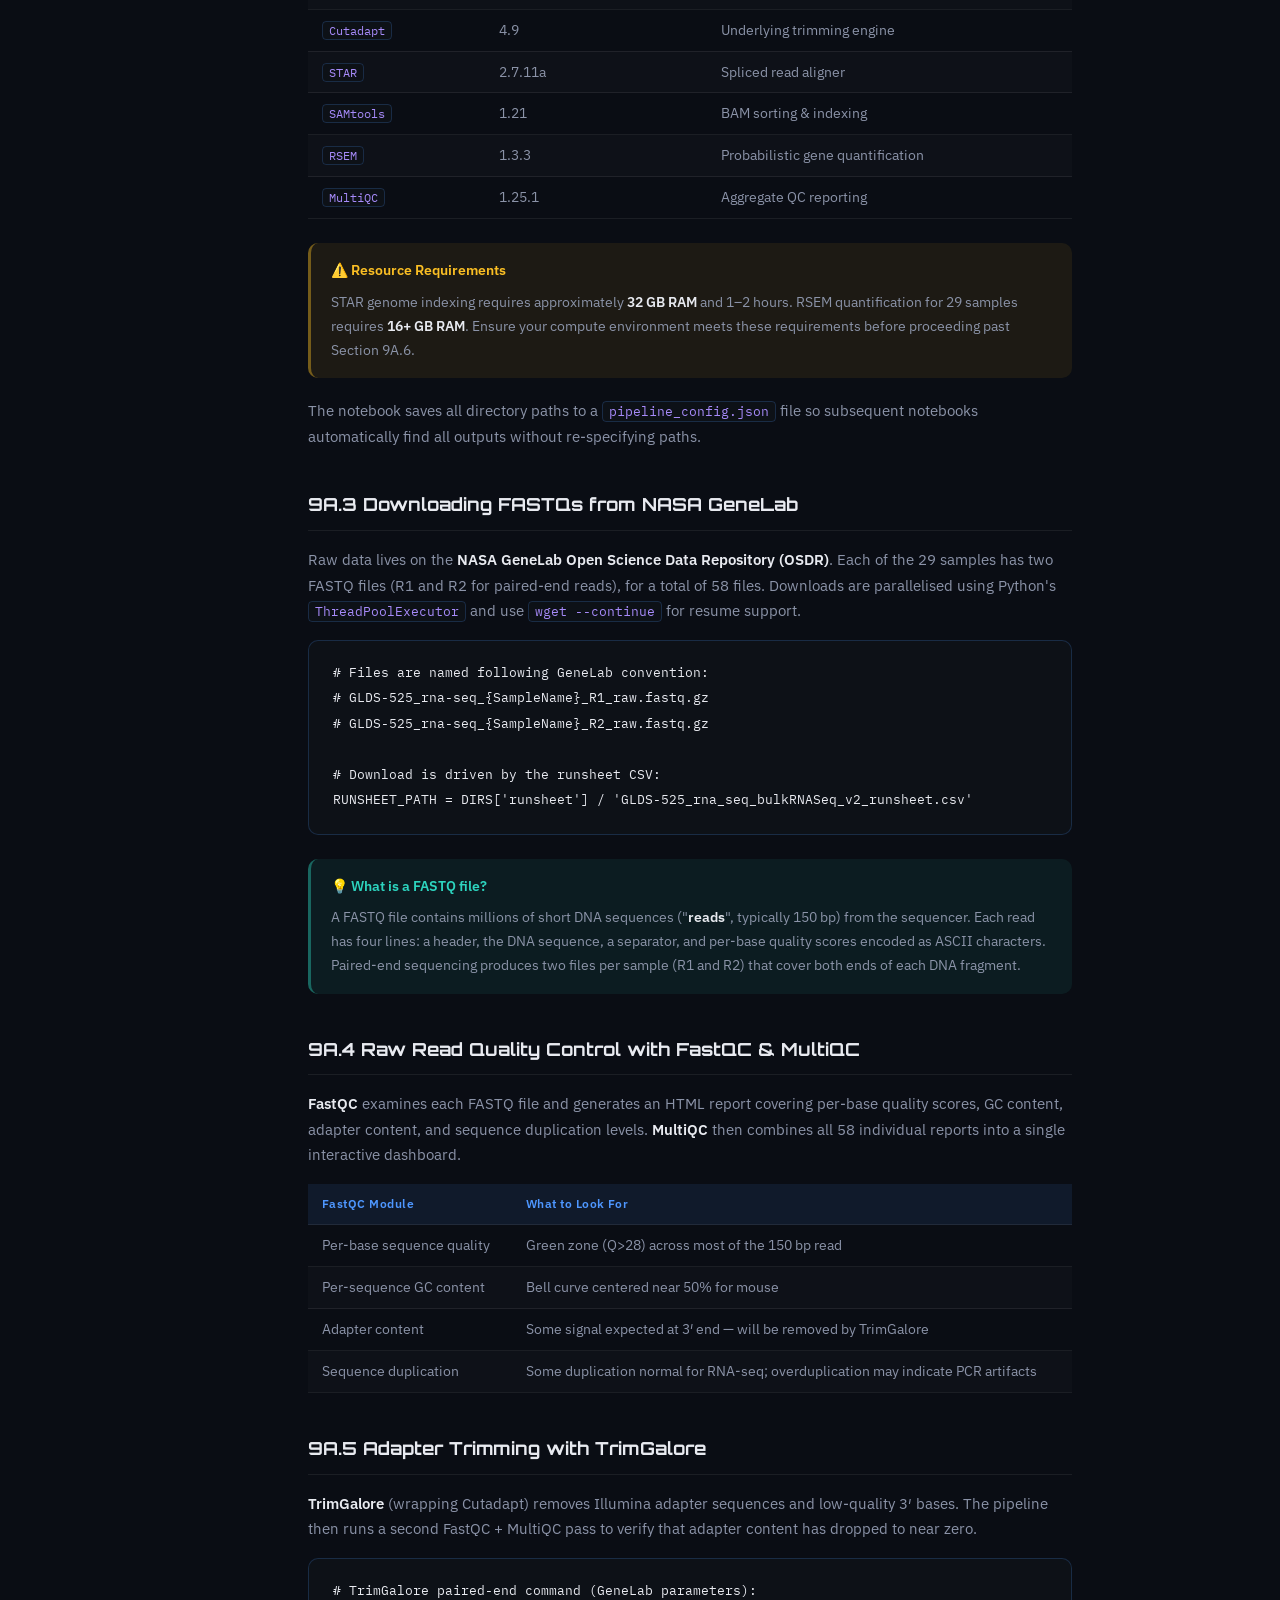
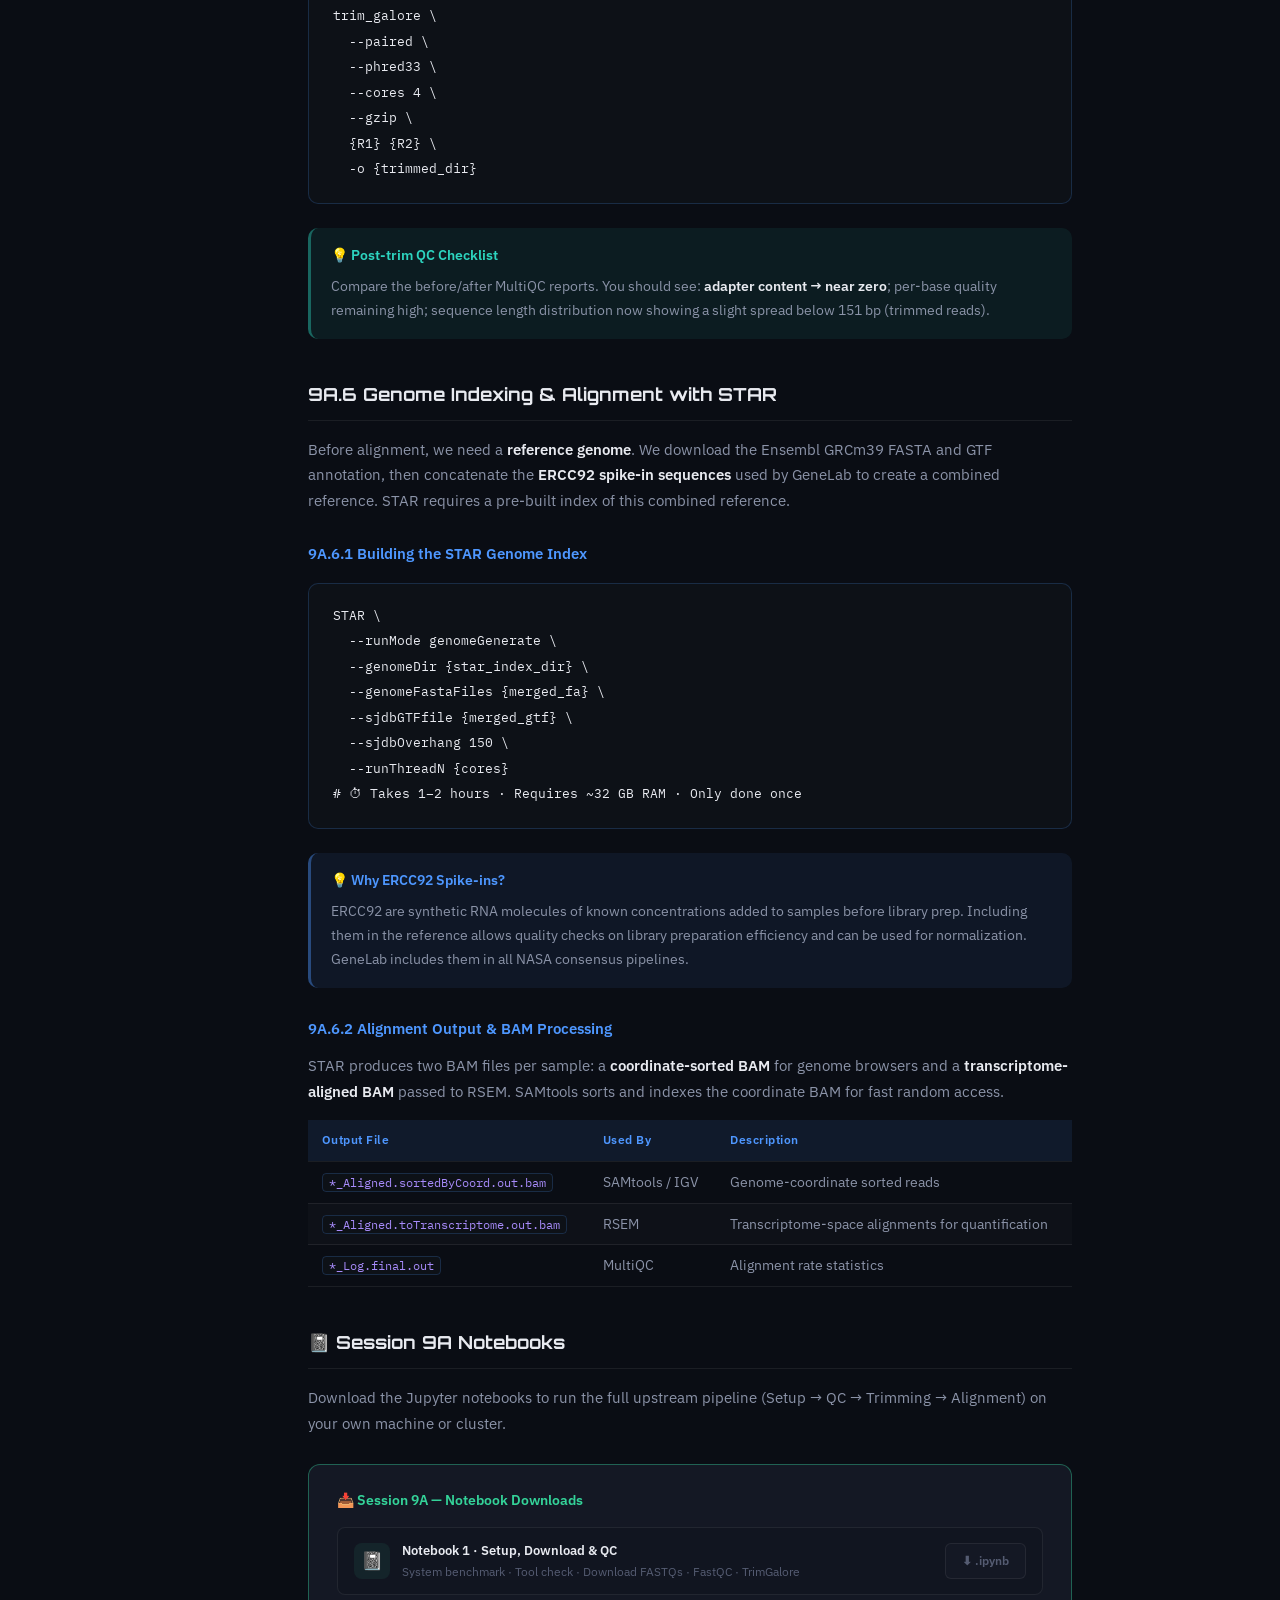
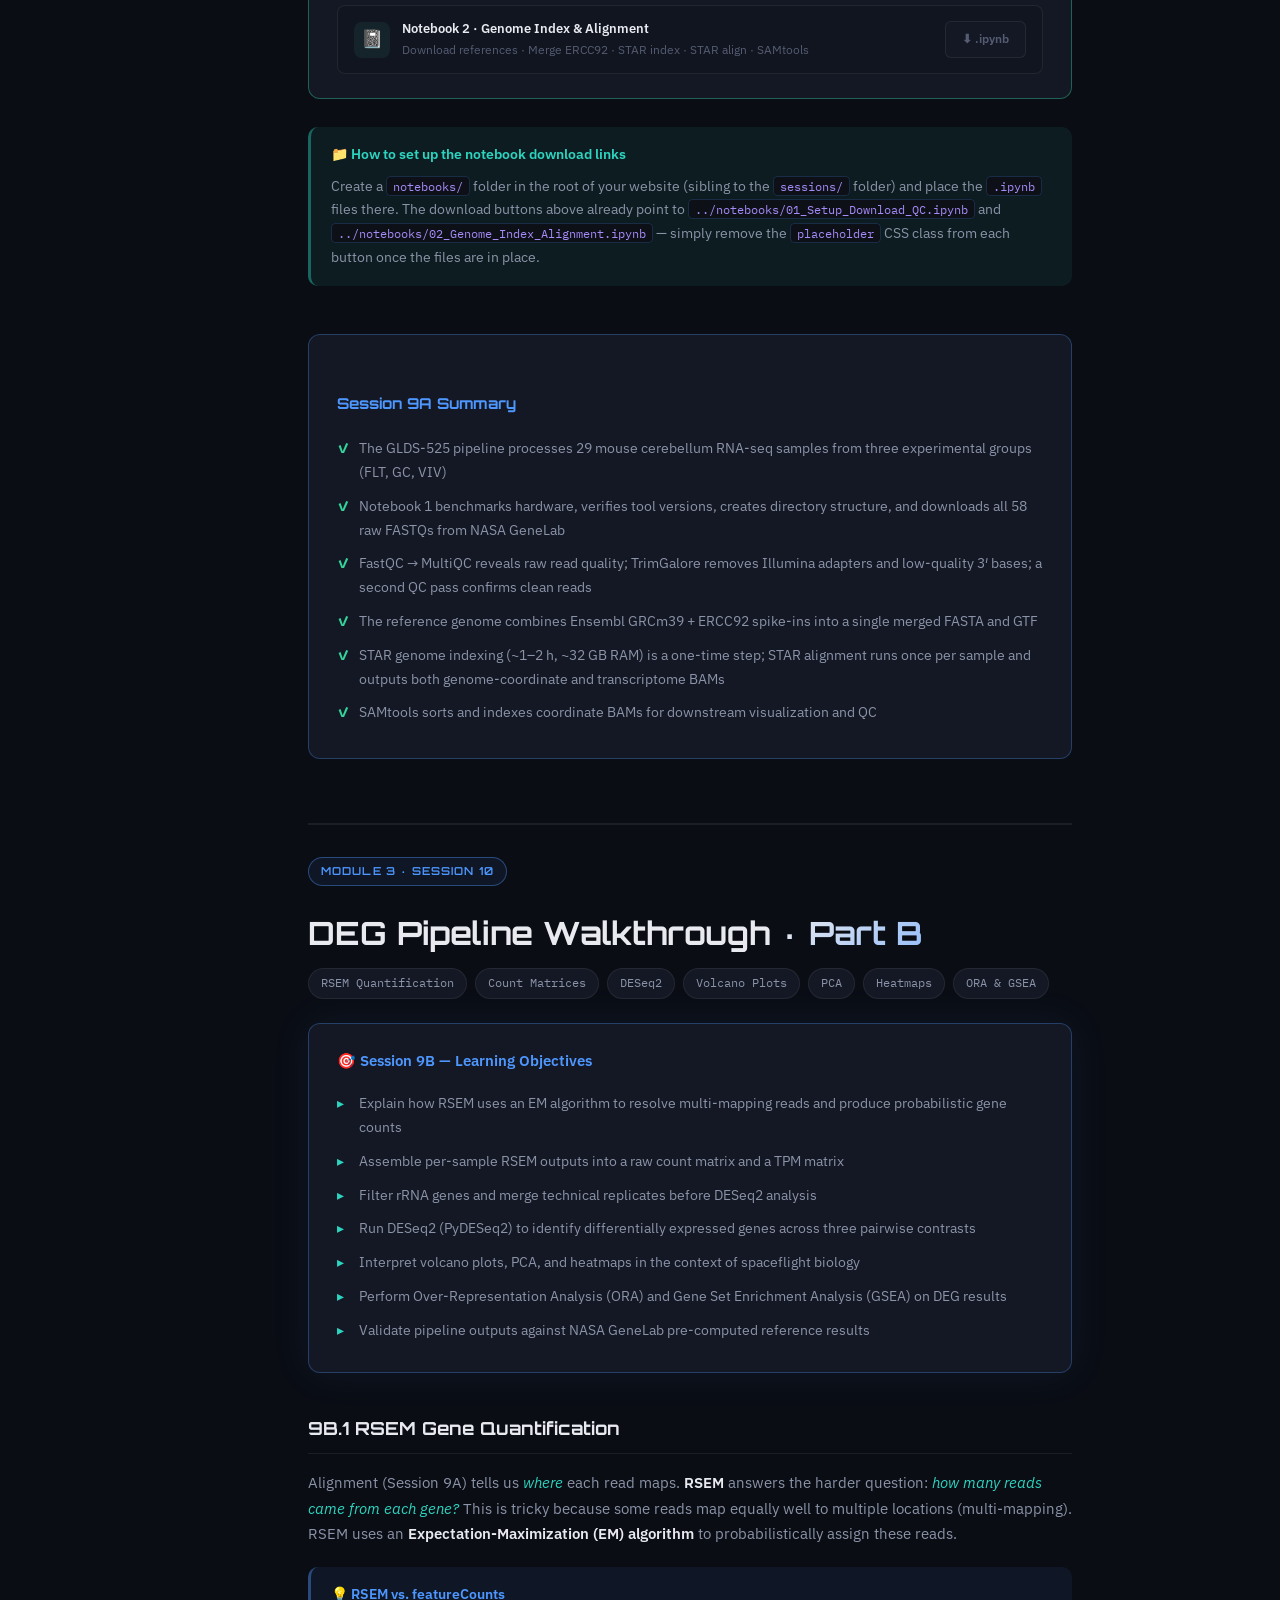
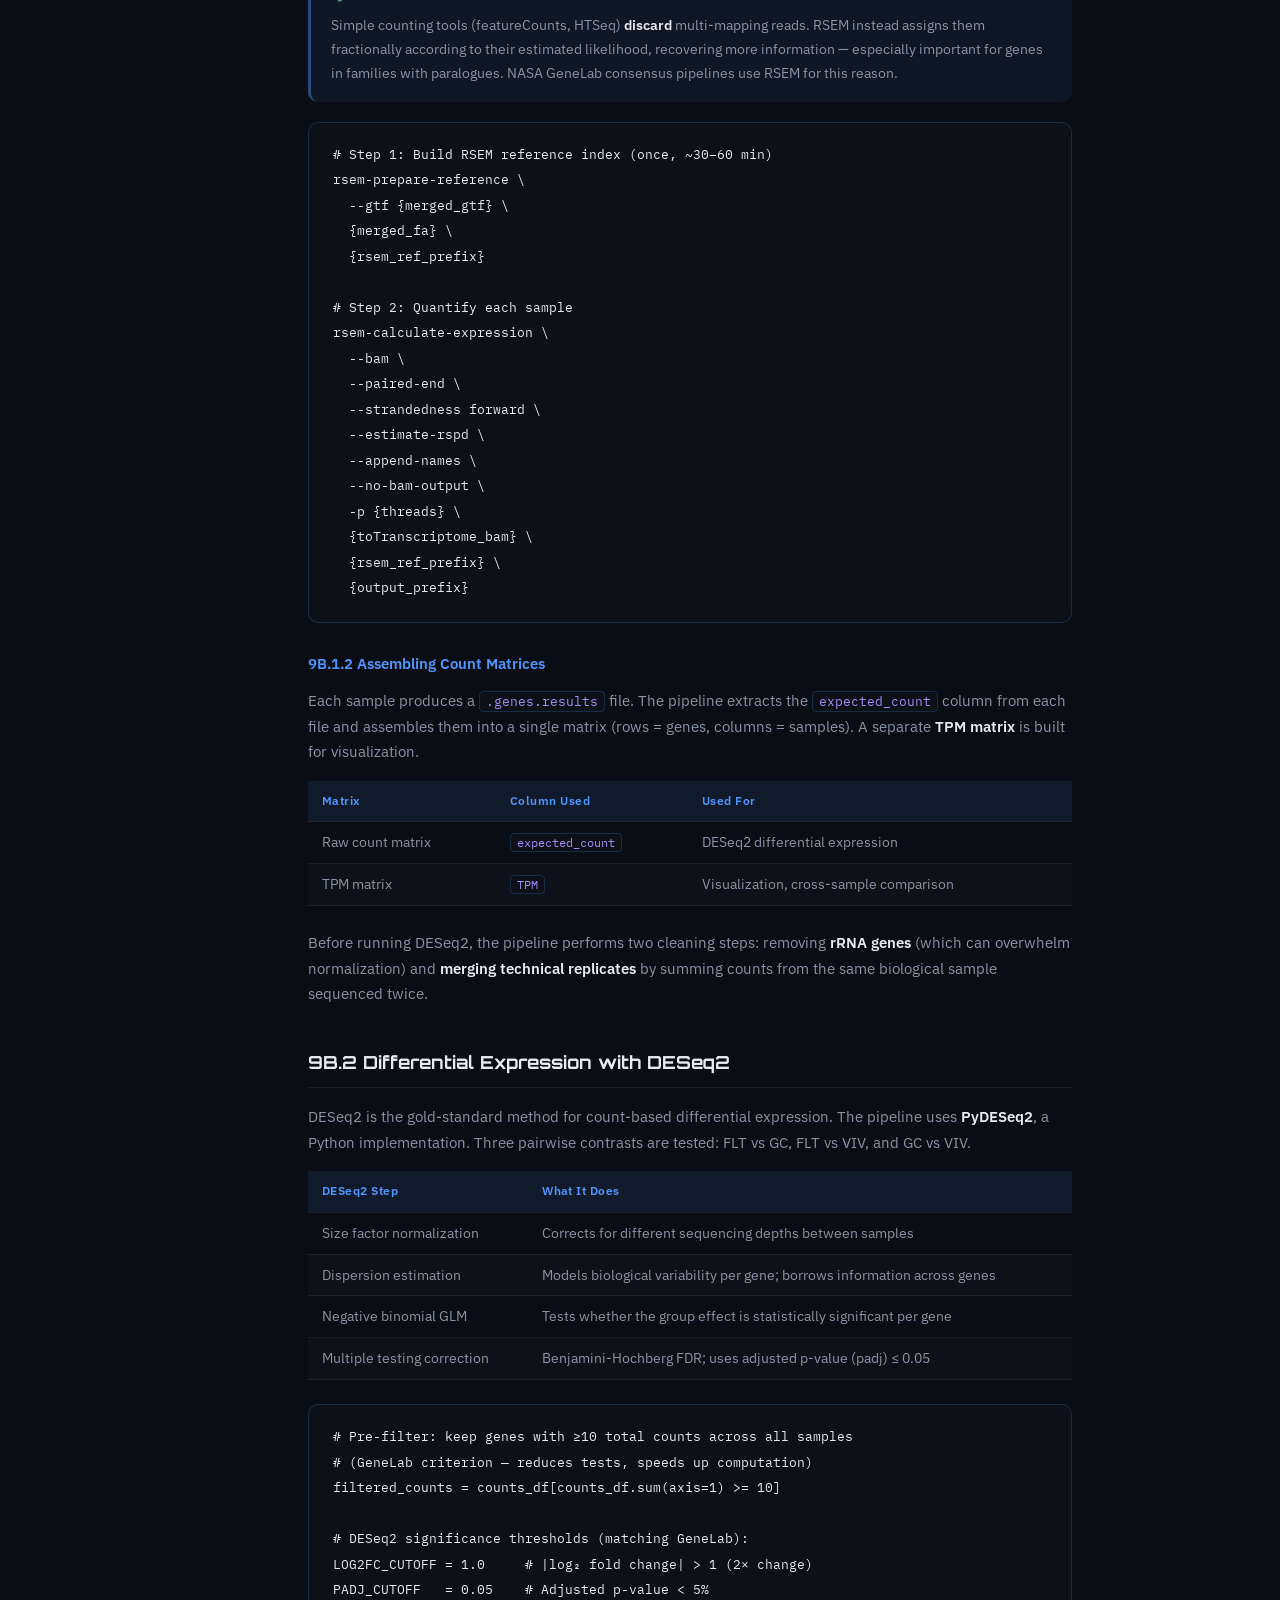
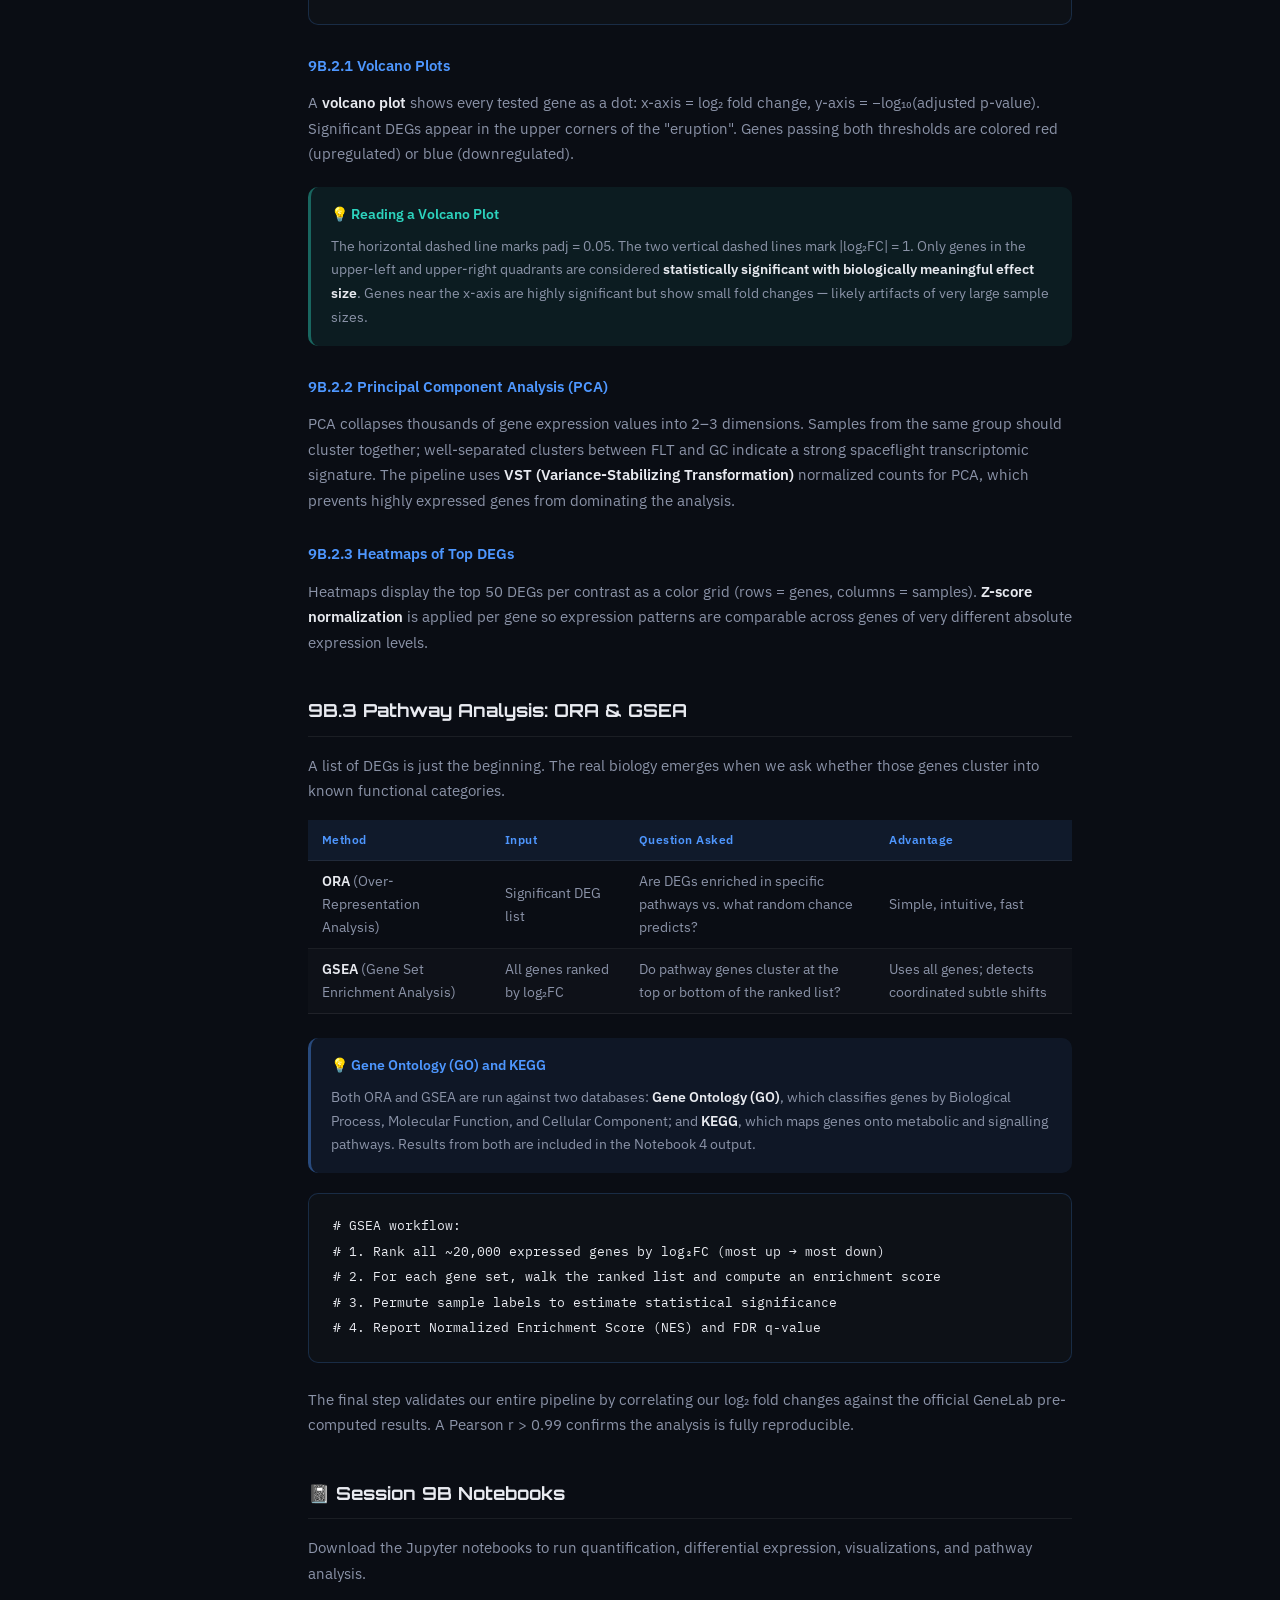
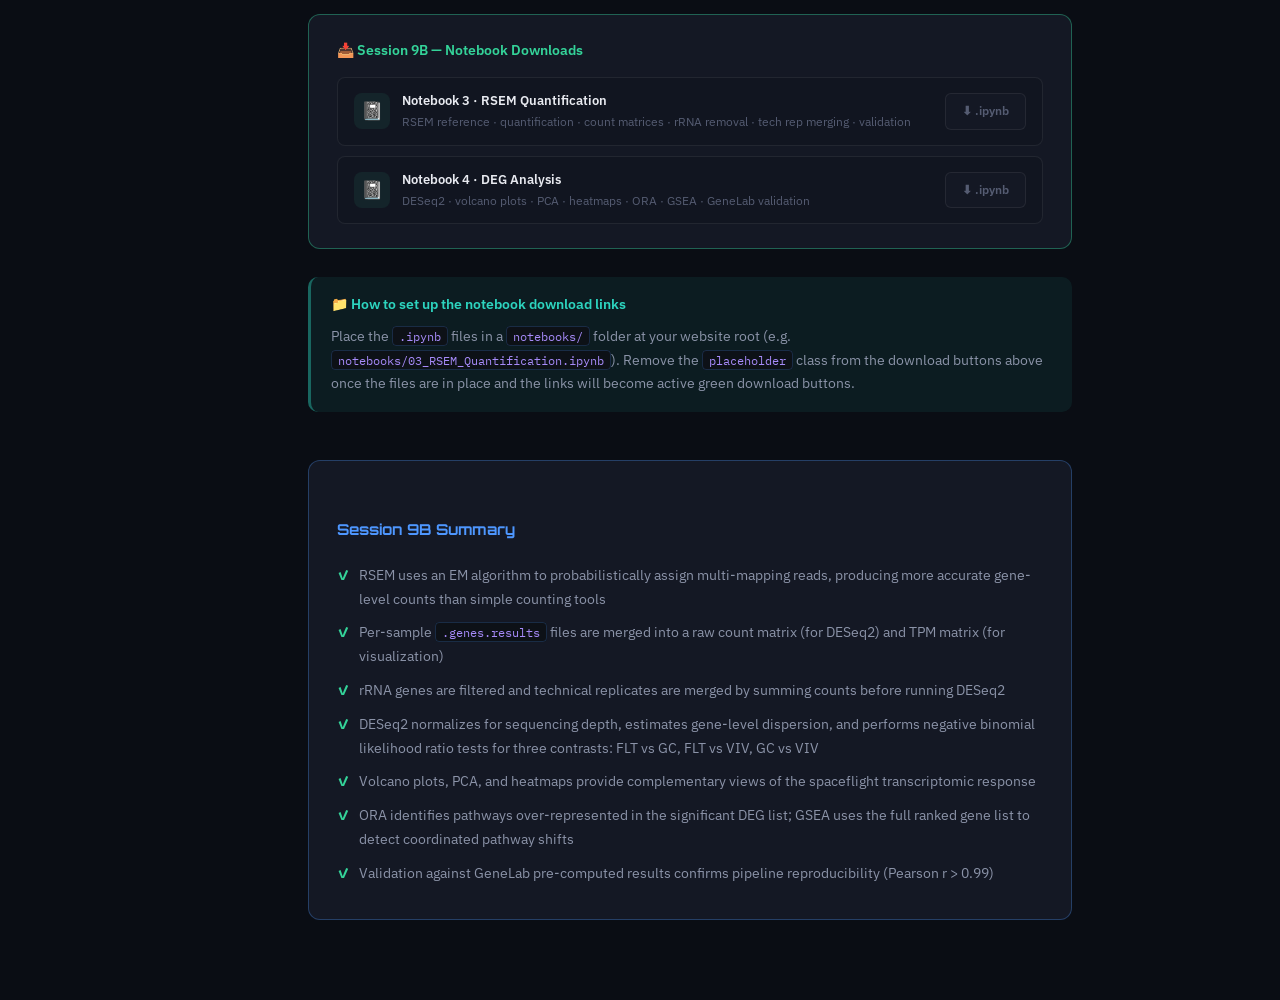
<file: pages/session-s10.html>
<!DOCTYPE html>
<html lang="en" data-theme="dark">
<head>
  <meta charset="UTF-8" /><meta name="viewport" content="width=device-width, initial-scale=1.0" />
  <title>Session 10 · DEG Pipeline: Setup, QC &amp; Alignment · PhilSA-ISMDD</title>
  
  
  

  <style>
    /* ── CSS Variables (matching session-s8 dark/light theme pattern) ── */
    :root[data-theme="dark"] {
      --bg-primary: #0a0d14;
      --bg-secondary: #111520;
      --bg-card: #141824;
      --bg-card-hover: #1a1f2e;
      --border-color: rgba(255,255,255,0.07);
      --border-accent: rgba(78,151,255,0.3);
      --text-primary: #e8eaf0;
      --text-secondary: #8b93a8;
      --text-muted: #555c72;
      --accent-primary: #4e97ff;
      --accent-teal: #2dd4bf;
      --accent-purple: #a78bfa;
      --accent-amber: #fbbf24;
      --accent-rose: #fb7185;
      --accent-green: #34d399;
      --code-bg: #0d1117;
      --code-border: rgba(78,151,255,0.2);
      --callout-tip-bg: rgba(45,212,191,0.08);
      --callout-tip-border: rgba(45,212,191,0.4);
      --callout-warn-bg: rgba(251,191,36,0.08);
      --callout-warn-border: rgba(251,191,36,0.4);
      --callout-info-bg: rgba(78,151,255,0.08);
      --callout-info-border: rgba(78,151,255,0.4);
      --callout-download-bg: rgba(52,211,153,0.08);
      --callout-download-border: rgba(52,211,153,0.4);
      --nav-bg: rgba(10,13,20,0.92);
      --sidebar-bg: #0d1019;
      --table-head-bg: rgba(78,151,255,0.1);
      --table-stripe: rgba(255,255,255,0.02);
      --shadow-glow: 0 0 40px rgba(78,151,255,0.08);
    }
    :root[data-theme="light"] {
      --bg-primary: #f4f6fc;
      --bg-secondary: #ffffff;
      --bg-card: #ffffff;
      --bg-card-hover: #f0f4ff;
      --border-color: rgba(0,0,0,0.08);
      --border-accent: rgba(59,100,200,0.3);
      --text-primary: #1a1f35;
      --text-secondary: #4a5068;
      --text-muted: #8b93a8;
      --accent-primary: #2563eb;
      --accent-teal: #0d9488;
      --accent-purple: #7c3aed;
      --accent-amber: #d97706;
      --accent-rose: #e11d48;
      --accent-green: #059669;
      --code-bg: #f0f4f8;
      --code-border: rgba(59,100,200,0.15);
      --callout-tip-bg: rgba(13,148,136,0.06);
      --callout-tip-border: rgba(13,148,136,0.35);
      --callout-warn-bg: rgba(217,119,6,0.07);
      --callout-warn-border: rgba(217,119,6,0.35);
      --callout-info-bg: rgba(37,99,235,0.06);
      --callout-info-border: rgba(37,99,235,0.3);
      --callout-download-bg: rgba(5,150,105,0.07);
      --callout-download-border: rgba(5,150,105,0.35);
      --nav-bg: rgba(244,246,252,0.95);
      --sidebar-bg: #eef1f9;
      --table-head-bg: rgba(37,99,235,0.08);
      --table-stripe: rgba(0,0,0,0.02);
      --shadow-glow: 0 4px 24px rgba(0,0,0,0.08);
    }

    /* ── Reset & Base ── */
    *, *::before, *::after { box-sizing: border-box; margin: 0; padding: 0; }
    html { scroll-behavior: smooth; }
    body {
      font-family: 'IBM Plex Sans', sans-serif;
      font-size: 15px;
      line-height: 1.7;
      background: var(--bg-primary);
      color: var(--text-primary);
      transition: background 0.3s, color 0.3s;
      min-height: 100vh;
    }

    /* ── Starfield (dark mode) ── */
    #starfield {
      position: fixed; inset: 0; pointer-events: none; z-index: 0;
      opacity: 0; transition: opacity 0.5s;
    }
    [data-theme="dark"] #starfield { opacity: 1; }
    .star {
      position: absolute; border-radius: 50%;
      background: white; animation: twinkle var(--dur, 3s) ease-in-out infinite;
    }
    @keyframes twinkle { 0%,100%{opacity:var(--min,0.2)} 50%{opacity:var(--max,0.8)} }

    /* ── Navigation ── */
    #main-nav {
      position: sticky; top: 0; z-index: 100;
      background: var(--nav-bg);
      backdrop-filter: blur(16px);
      border-bottom: 1px solid var(--border-color);
    }
    .nav-inner {
      max-width: 1400px; margin: 0 auto;
      padding: 0 24px;
      height: 60px;
      display: flex; align-items: center; justify-content: space-between;
    }
    .nav-brand { display: flex; align-items: center; gap: 12px; text-decoration: none; }
    .nav-logo { width: 36px; height: 36px; flex-shrink: 0; }
    .nav-title {
      font-family: 'Orbitron', monospace;
      font-size: 13px; font-weight: 600;
      color: var(--text-primary);
      line-height: 1.3;
    }
    .nav-title span {
      display: block; font-size: 10px;
      color: var(--accent-teal); font-weight: 400;
      letter-spacing: 0.05em;
    }
    .theme-toggle {
      display: flex; align-items: center; gap: 6px;
      padding: 6px 14px; border-radius: 20px;
      border: 1px solid var(--border-color);
      background: var(--bg-card);
      color: var(--text-secondary);
      cursor: pointer; font-size: 13px;
      font-family: 'IBM Plex Sans', sans-serif;
      transition: all 0.2s;
    }
    .theme-toggle:hover { border-color: var(--accent-primary); color: var(--accent-primary); }

    /* ── Layout ── */
    #app { position: relative; z-index: 1; }
    .content-area {
      max-width: 1400px; margin: 0 auto;
      display: grid;
      grid-template-columns: 260px 1fr;
      gap: 0;
      min-height: calc(100vh - 60px);
    }

    /* ── Sidebar ── */
    .sidebar {
      background: var(--sidebar-bg);
      border-right: 1px solid var(--border-color);
      padding: 28px 0;
      position: sticky; top: 60px;
      height: calc(100vh - 60px);
      overflow-y: auto;
      scrollbar-width: thin;
      scrollbar-color: var(--border-color) transparent;
    }
    .sidebar-back {
      display: block; padding: 0 20px 16px;
      color: var(--accent-primary); text-decoration: none;
      font-size: 13px; font-weight: 500;
      transition: color 0.2s;
    }
    .sidebar-back:hover { color: var(--accent-teal); }
    .sidebar-section { padding: 0 20px 20px; }
    .sidebar-session-label {
      font-size: 11px; font-weight: 600;
      letter-spacing: 0.1em; text-transform: uppercase;
      color: var(--accent-teal); margin-bottom: 6px;
    }
    .sidebar-session-title {
      font-size: 14px; font-weight: 600;
      color: var(--text-primary); line-height: 1.4;
    }
    .sidebar-section-title {
      font-size: 11px; font-weight: 600;
      letter-spacing: 0.08em; text-transform: uppercase;
      color: var(--text-muted); margin-bottom: 10px;
    }
    .sidebar-toc { list-style: none; }
    .sidebar-toc li { margin-bottom: 2px; }
    .sidebar-toc a {
      display: block; padding: 5px 12px;
      color: var(--text-secondary); text-decoration: none;
      font-size: 13px; border-radius: 6px;
      border-left: 2px solid transparent;
      transition: all 0.15s;
    }
    .sidebar-toc a.toc-sub { padding-left: 24px; font-size: 12px; }
    .sidebar-toc a:hover, .sidebar-toc a.active {
      color: var(--accent-primary);
      background: var(--bg-card);
      border-left-color: var(--accent-primary);
    }
    .sidebar-divider { height: 1px; background: var(--border-color); margin: 8px 20px 20px; }

    /* ── Sub-session tabs ── */
    .session-tabs {
      display: flex; gap: 8px; margin-bottom: 32px;
      border-bottom: 1px solid var(--border-color);
      padding-bottom: 0;
    }
    .session-tab {
      padding: 10px 20px;
      font-family: 'Orbitron', monospace;
      font-size: 12px; font-weight: 600;
      color: var(--text-muted);
      cursor: pointer;
      border: none; background: none;
      border-bottom: 2px solid transparent;
      margin-bottom: -1px;
      transition: all 0.2s;
      letter-spacing: 0.05em;
    }
    .session-tab:hover { color: var(--accent-primary); }
    .session-tab.active {
      color: var(--accent-primary);
      border-bottom-color: var(--accent-primary);
    }
    .session-panel { display: none; }
    .session-panel.active { display: block; }

    /* ── Main Content ── */
    .content-main {
      padding: 40px 48px 80px;
      max-width: 860px;
    }

    /* ── Hero ── */
    .session-hero { margin-bottom: 32px; }
    .session-badge {
      display: inline-block;
      font-family: 'Orbitron', monospace;
      font-size: 11px; font-weight: 600;
      letter-spacing: 0.1em; text-transform: uppercase;
      color: var(--accent-teal);
      background: var(--callout-tip-bg);
      border: 1px solid var(--callout-tip-border);
      border-radius: 20px;
      padding: 4px 12px;
      margin-bottom: 16px;
    }
    .session-main-title {
      font-family: 'Orbitron', monospace;
      font-size: clamp(22px, 3vw, 32px);
      font-weight: 700;
      color: var(--text-primary);
      line-height: 1.2;
      margin-bottom: 16px;
      background: linear-gradient(135deg, var(--text-primary) 60%, var(--accent-primary));
      -webkit-background-clip: text; -webkit-text-fill-color: transparent;
      background-clip: text;
    }
    .session-topic-pills { display: flex; flex-wrap: wrap; gap: 8px; margin-top: 12px; }
    .topic-pill {
      font-size: 12px; padding: 4px 12px; border-radius: 20px;
      background: var(--bg-card);
      border: 1px solid var(--border-color);
      color: var(--text-secondary);
      font-family: 'IBM Plex Mono', monospace;
    }

    /* ── Objectives Box ── */
    .objectives-box {
      background: var(--bg-card);
      border: 1px solid var(--border-accent);
      border-radius: 12px;
      padding: 24px 28px;
      margin-bottom: 36px;
      box-shadow: var(--shadow-glow);
    }
    .objectives-box h3 {
      font-size: 15px; font-weight: 600;
      color: var(--accent-primary);
      margin-bottom: 14px;
    }
    .objectives-box ul { list-style: none; }
    .objectives-box li {
      padding: 5px 0 5px 22px;
      position: relative; color: var(--text-secondary);
      font-size: 14px;
    }
    .objectives-box li::before {
      content: '▸';
      position: absolute; left: 0;
      color: var(--accent-teal);
    }

    /* ── Typography ── */
    .content-body h2 {
      font-family: 'Orbitron', monospace;
      font-size: 18px; font-weight: 700;
      color: var(--text-primary);
      margin: 40px 0 16px;
      padding-bottom: 10px;
      border-bottom: 1px solid var(--border-color);
      scroll-margin-top: 80px;
    }
    .content-body h3 {
      font-size: 15px; font-weight: 600;
      color: var(--accent-primary);
      margin: 28px 0 12px;
      scroll-margin-top: 80px;
    }
    .content-body p { color: var(--text-secondary); margin-bottom: 16px; }
    .content-body strong { color: var(--text-primary); font-weight: 600; }
    .content-body em { color: var(--accent-teal); font-style: italic; }
    .content-body a { color: var(--accent-primary); }

    /* ── Code ── */
    pre {
      background: var(--code-bg);
      border: 1px solid var(--code-border);
      border-radius: 10px;
      padding: 20px 24px;
      overflow-x: auto;
      margin: 16px 0 24px;
      position: relative;
    }
    pre code {
      font-family: 'IBM Plex Mono', monospace;
      font-size: 13px;
      color: var(--accent-teal);
      line-height: 1.65;
    }
    code {
      font-family: 'IBM Plex Mono', monospace;
      font-size: 0.875em;
      background: var(--code-bg);
      border: 1px solid var(--code-border);
      border-radius: 4px;
      padding: 1px 6px;
      color: var(--accent-purple);
    }
    pre code { background: none; border: none; padding: 0; color: inherit; }

    /* ── Callouts ── */
    .callout {
      border-radius: 10px; padding: 16px 20px;
      margin: 20px 0; font-size: 14px;
    }
    .callout-title {
      font-weight: 600; margin-bottom: 8px; font-size: 14px;
    }
    .callout p { margin: 0; font-size: 14px; }
    .callout-tip { background: var(--callout-tip-bg); border-left: 3px solid var(--callout-tip-border); }
    .callout-tip .callout-title { color: var(--accent-teal); }
    .callout-warning { background: var(--callout-warn-bg); border-left: 3px solid var(--callout-warn-border); }
    .callout-warning .callout-title { color: var(--accent-amber); }
    .callout-info { background: var(--callout-info-bg); border-left: 3px solid var(--callout-info-border); }
    .callout-info .callout-title { color: var(--accent-primary); }
    .callout-download { background: var(--callout-download-bg); border-left: 3px solid var(--callout-download-border); }
    .callout-download .callout-title { color: var(--accent-green); }

    /* ── Download Box ── */
    .download-box {
      background: var(--bg-card);
      border: 1px solid var(--callout-download-border);
      border-radius: 12px;
      padding: 24px 28px;
      margin: 28px 0;
    }
    .download-box h4 {
      color: var(--accent-green);
      font-size: 14px; font-weight: 600;
      margin-bottom: 14px;
      display: flex; align-items: center; gap: 8px;
    }
    .download-grid { display: grid; gap: 10px; }
    .download-item {
      display: flex; align-items: center; justify-content: space-between;
      padding: 12px 16px;
      background: var(--bg-secondary);
      border: 1px solid var(--border-color);
      border-radius: 8px;
      transition: border-color 0.2s;
    }
    .download-item:hover { border-color: var(--accent-green); }
    .download-item-info { display: flex; align-items: center; gap: 12px; }
    .download-item-icon {
      width: 36px; height: 36px;
      background: var(--callout-download-bg);
      border-radius: 8px;
      display: flex; align-items: center; justify-content: center;
      font-size: 18px;
    }
    .download-item-name { font-size: 13px; font-weight: 600; color: var(--text-primary); }
    .download-item-desc { font-size: 12px; color: var(--text-muted); }
    .download-btn {
      display: inline-flex; align-items: center; gap: 6px;
      padding: 7px 16px;
      background: var(--accent-green);
      color: #0a0d14;
      font-size: 12px; font-weight: 600;
      border-radius: 6px;
      text-decoration: none;
      transition: opacity 0.2s;
    }
    .download-btn:hover { opacity: 0.85; }
    .download-btn.placeholder {
      background: var(--bg-card);
      color: var(--text-muted);
      border: 1px solid var(--border-color);
      cursor: default;
    }
    .download-btn.placeholder:hover { opacity: 1; }

    /* ── Tables ── */
    .table-wrap { overflow-x: auto; margin: 16px 0 24px; }
    table {
      width: 100%; border-collapse: collapse;
      font-size: 13.5px;
    }
    thead { background: var(--table-head-bg); }
    th {
      padding: 10px 14px; text-align: left;
      font-weight: 600; color: var(--accent-primary);
      font-size: 12px; letter-spacing: 0.04em;
      border-bottom: 1px solid var(--border-color);
    }
    td {
      padding: 9px 14px;
      border-bottom: 1px solid var(--border-color);
      color: var(--text-secondary);
    }
    tr:nth-child(even) td { background: var(--table-stripe); }
    td code { font-size: 12px; }

    /* ── Pipeline Diagram ── */
    .pipeline-flow {
      display: flex; gap: 0; align-items: stretch;
      margin: 24px 0; overflow-x: auto;
      padding: 4px;
    }
    .pipeline-step {
      flex: 1; min-width: 120px;
      background: var(--bg-card);
      border: 1px solid var(--border-color);
      border-radius: 0; padding: 16px 12px;
      text-align: center;
      position: relative;
      transition: background 0.2s;
    }
    .pipeline-step:first-child { border-radius: 8px 0 0 8px; }
    .pipeline-step:last-child { border-radius: 0 8px 8px 0; }
    .pipeline-step:not(:last-child)::after {
      content: '→';
      position: absolute; right: -14px; top: 50%;
      transform: translateY(-50%);
      color: var(--accent-primary); font-size: 18px;
      z-index: 1;
      background: var(--bg-primary);
      padding: 2px;
    }
    .pipeline-step:not(:last-child) { margin-right: 2px; }
    .pipeline-step:hover { background: var(--bg-card-hover); border-color: var(--accent-primary); }
    .pipeline-step-icon { font-size: 22px; margin-bottom: 6px; }
    .pipeline-step-name {
      font-size: 11px; font-weight: 600;
      color: var(--text-primary); margin-bottom: 4px;
    }
    .pipeline-step-tool {
      font-size: 10px; color: var(--accent-teal);
      font-family: 'IBM Plex Mono', monospace;
    }
    .pipeline-step.active { border-color: var(--accent-primary); background: var(--callout-info-bg); }
    .pipeline-step.active .pipeline-step-name { color: var(--accent-primary); }

    /* ── Summary Box ── */
    .summary-box {
      background: var(--bg-card);
      border: 1px solid var(--border-accent);
      border-radius: 12px; padding: 28px;
      margin-top: 48px;
    }
    .summary-box h3 {
      font-family: 'Orbitron', monospace;
      font-size: 15px; font-weight: 700;
      color: var(--accent-primary); margin-bottom: 16px;
    }
    .summary-box ul { list-style: none; }
    .summary-box li {
      padding: 5px 0 5px 22px; position: relative;
      color: var(--text-secondary); font-size: 14px;
    }
    .summary-box li::before {
      content: '✓'; position: absolute; left: 0;
      color: var(--accent-green); font-weight: 700;
    }

    /* ── Notebook Preview ── */
    .notebook-preview {
      background: var(--code-bg);
      border: 1px solid var(--code-border);
      border-radius: 10px; overflow: hidden;
      margin: 20px 0;
    }
    .notebook-toolbar {
      background: var(--bg-card);
      padding: 8px 16px;
      display: flex; align-items: center; gap: 8px;
      border-bottom: 1px solid var(--border-color);
    }
    .nb-dot { width: 10px; height: 10px; border-radius: 50%; }
    .nb-dot.red { background: #ff5f57; }
    .nb-dot.yellow { background: #febc2e; }
    .nb-dot.green { background: #28c840; }
    .nb-title { font-family: 'IBM Plex Mono', monospace; font-size: 12px; color: var(--text-muted); margin-left: 8px; }
    .nb-cell { padding: 12px 20px; border-bottom: 1px solid rgba(255,255,255,0.04); }
    .nb-cell:last-child { border-bottom: none; }
    .nb-cell-md { color: var(--text-secondary); font-size: 13px; }
    .nb-cell-md strong { color: var(--text-primary); }
    .nb-cell-code {
      font-family: 'IBM Plex Mono', monospace; font-size: 12px;
      color: var(--accent-teal); line-height: 1.6;
    }
    .nb-in { font-size: 10px; color: var(--accent-purple); margin-bottom: 4px; font-family: 'IBM Plex Mono', monospace; }

    /* ── Section number badge ── */
    .section-badge {
      display: inline-flex; align-items: center; justify-content: center;
      width: 28px; height: 28px; border-radius: 50%;
      background: var(--accent-primary);
      color: white; font-weight: 700; font-size: 12px;
      margin-right: 8px; flex-shrink: 0;
      vertical-align: middle;
    }

    /* ── Responsive ── */
    @media (max-width: 900px) {
      .content-area { grid-template-columns: 1fr; }
      .sidebar { position: static; height: auto; border-right: none; border-bottom: 1px solid var(--border-color); }
      .content-main { padding: 24px 20px 60px; }
      .pipeline-flow { flex-direction: column; }
      .pipeline-step { border-radius: 8px !important; }
      .pipeline-step:not(:last-child)::after { content: '↓'; right: 50%; top: auto; bottom: -18px; transform: translateX(50%); }
      .pipeline-step:not(:last-child) { margin-right: 0; margin-bottom: 4px; }
    }
  </style>
  <link href="https://fonts.googleapis.com/css2?family=Orbitron:wght@400;600;700;900&family=IBM+Plex+Sans:ital,wght@0,300;0,400;0,500;0,600;1,300;1,400&family=IBM+Plex+Mono:wght@400;500;600&display=swap" rel="stylesheet" />
</head>
<body>

<div id="starfield" aria-hidden="true"></div>

<div id="app">
  <!-- ── Navigation ── -->
  <nav id="main-nav"><div class="nav-inner">
    <a href="../index.html" class="nav-brand">
      <svg class="nav-logo" viewBox="0 0 36 36" fill="none">
        <circle cx="18" cy="18" r="17" stroke="var(--accent-primary)" stroke-width="1.5" fill="none" opacity="0.4"/>
        <circle cx="18" cy="18" r="11" stroke="var(--accent-primary)" stroke-width="1" fill="none" opacity="0.3"/>
        <circle cx="18" cy="18" r="5" fill="var(--accent-primary)" opacity="0.9"/>
        <circle cx="18" cy="7" r="2.5" fill="var(--accent-teal)"/>
      </svg>
      <div class="nav-title">Bioinformatics for Space Biology<span>Philippine Space Agency · ISMDD</span></div>
    </a>
    <div class="nav-right">
      <button class="theme-toggle" onclick="toggleTheme()">
        <span class="theme-icon" id="theme-icon">☀️</span>
        <span id="theme-label">Light Mode</span>
      </button>
    </div>
  </div></nav>

  <div class="content-area">
    <!-- ── Sidebar ── -->
    <aside class="sidebar">
      <a href="../index.html" class="sidebar-back">← Back to Course</a>
      <div class="sidebar-section">
        <div class="sidebar-session-label">Module 3 · Session 10</div>
        <div class="sidebar-session-title">DEG Pipeline Walkthrough</div>
      </div>

      <div class="sidebar-section">
        <div class="sidebar-section-title">Session 9A — Contents</div>
        <ul class="sidebar-toc">
          <li><a href="#s9a-overview">9A.1 Pipeline Overview</a></li>
          <li><a href="#s9a-setup" class="toc-sub">9A.2 Setup &amp; System Check</a></li>
          <li><a href="#s9a-download" class="toc-sub">9A.3 Downloading FASTQs</a></li>
          <li><a href="#s9a-fastqc" class="toc-sub">9A.4 Quality Control</a></li>
          <li><a href="#s9a-trimming" class="toc-sub">9A.5 Adapter Trimming</a></li>
          <li><a href="#s9a-alignment">9A.6 Genome Alignment</a></li>
          <li><a href="#s9a-star" class="toc-sub">9A.6.1 STAR Indexing</a></li>
          <li><a href="#s9a-bam" class="toc-sub">9A.6.2 BAM Processing</a></li>
          <li><a href="#s9a-notebooks">9A Notebooks</a></li>
          <li><a href="#s9a-summary">9A Summary</a></li>
        </ul>
      </div>

      <div class="sidebar-divider"></div>

      <div class="sidebar-section">
        <div class="sidebar-section-title">Session 9B — Contents</div>
        <ul class="sidebar-toc">
          <li><a href="#s9b-rsem">9B.1 RSEM Quantification</a></li>
          <li><a href="#s9b-counts" class="toc-sub">9B.1.2 Count Matrices</a></li>
          <li><a href="#s9b-deseq2">9B.2 DESeq2 Analysis</a></li>
          <li><a href="#s9b-volcano" class="toc-sub">9B.2.1 Volcano Plots</a></li>
          <li><a href="#s9b-pca" class="toc-sub">9B.2.2 PCA</a></li>
          <li><a href="#s9b-heatmap" class="toc-sub">9B.2.3 Heatmaps</a></li>
          <li><a href="#s9b-pathways">9B.3 Pathway Analysis</a></li>
          <li><a href="#s9b-notebooks">9B Notebooks</a></li>
          <li><a href="#s9b-summary">9B Summary</a></li>
        </ul>
      </div>

      <div class="sidebar-divider"></div>
      <div class="sidebar-section"><div class="sidebar-section-title">All Sessions</div><div id="all-sessions-nav"></div></div>
    </aside>

    <!-- ── Main Content ── -->
    <main class="content-main">
      <!-- Hero -->
      <div class="session-hero">
        <div class="session-badge">Module 3 · Session 10</div>
        <h1 class="session-main-title">DEG Pipeline Walkthrough</h1>
        <div class="session-topic-pills">
          <span class="topic-pill">NASA GeneLab GLDS-525</span>
          <span class="topic-pill">FastQC / TrimGalore</span>
          <span class="topic-pill">STAR Alignment</span>
          <span class="topic-pill">RSEM Quantification</span>
          <span class="topic-pill">DESeq2</span>
          <span class="topic-pill">Volcano / PCA / Heatmap</span>
          <span class="topic-pill">ORA &amp; GSEA</span>
        </div>
      </div>

      <!-- Full Pipeline Map -->
      <div class="pipeline-flow">
        <div class="pipeline-step">
          <div class="pipeline-step-icon">📥</div>
          <div class="pipeline-step-name">Download</div>
          <div class="pipeline-step-tool">wget</div>
        </div>
        <div class="pipeline-step">
          <div class="pipeline-step-icon">🔬</div>
          <div class="pipeline-step-name">QC</div>
          <div class="pipeline-step-tool">FastQC</div>
        </div>
        <div class="pipeline-step">
          <div class="pipeline-step-icon">✂️</div>
          <div class="pipeline-step-name">Trim</div>
          <div class="pipeline-step-tool">TrimGalore</div>
        </div>
        <div class="pipeline-step">
          <div class="pipeline-step-icon">🗺️</div>
          <div class="pipeline-step-name">Align</div>
          <div class="pipeline-step-tool">STAR</div>
        </div>
        <div class="pipeline-step">
          <div class="pipeline-step-icon">🔢</div>
          <div class="pipeline-step-name">Quantify</div>
          <div class="pipeline-step-tool">RSEM</div>
        </div>
        <div class="pipeline-step">
          <div class="pipeline-step-icon">📊</div>
          <div class="pipeline-step-name">DEG</div>
          <div class="pipeline-step-tool">DESeq2</div>
        </div>
        <div class="pipeline-step">
          <div class="pipeline-step-icon">🧬</div>
          <div class="pipeline-step-name">Pathways</div>
          <div class="pipeline-step-tool">ORA / GSEA</div>
        </div>
      </div>

      <!-- ════════════════ SESSION 9A ════════════════ -->
      <div id="session-9a">
        <div class="objectives-box">
          <h3>🎯 Session 9A — Learning Objectives</h3>
          <ul>
            <li>Describe the end-to-end structure of a bulk RNA-seq DEG pipeline and where each notebook fits</li>
            <li>Configure a project directory and benchmark system resources before running an RNA-seq pipeline</li>
            <li>Download paired-end FASTQ files from NASA GeneLab using the OSD-525 runsheet</li>
            <li>Assess raw read quality with FastQC and aggregate results with MultiQC</li>
            <li>Trim adapter sequences with TrimGalore and verify trimming with a post-trim QC pass</li>
            <li>Build a STAR genome index from Ensembl GRCm39 + ERCC92 references</li>
            <li>Align trimmed reads to the genome and sort/index BAM files with SAMtools</li>
          </ul>
        </div>

        <div class="content-body">

          <!-- 9A.1 -->
          <h2 id="s9a-overview">9A.1 Pipeline Overview &amp; Study Design</h2>
          <p>This two-session walkthrough reproduces the <strong>NASA GeneLab GLDS-525</strong> consensus RNA-seq pipeline from raw data to biological insight. The study is RR-23: bulk RNA-sequencing of mouse cerebellum tissue from animals that spent time aboard the International Space Station, with the scientific question — <em>which genes change their expression in response to spaceflight?</em></p>

          <div class="callout callout-info">
            <div class="callout-title">💡 Study at a Glance</div>
            <p><strong>Organism:</strong> <em>Mus musculus</em> (mouse) &nbsp;·&nbsp; <strong>Tissue:</strong> Cerebellum &nbsp;·&nbsp; <strong>Samples:</strong> 29 (Space Flight, Ground Control, Vivarium Control) &nbsp;·&nbsp; <strong>Genome:</strong> Ensembl GRCm39 release 112 + ERCC92 spike-ins &nbsp;·&nbsp; <strong>Sequencing:</strong> Paired-end, 150 bp</p>
          </div>

          <div class="table-wrap"><table>
            <thead><tr><th>Group</th><th>Abbreviation</th><th>Description</th></tr></thead>
            <tbody>
              <tr><td>Space Flight</td><td><code>FLT</code></td><td>Mice housed on the ISS during the mission</td></tr>
              <tr><td>Ground Control</td><td><code>GC</code></td><td>Matched ground-based habitat controls</td></tr>
              <tr><td>Vivarium Control</td><td><code>VIV</code></td><td>Standard vivarium housing baseline</td></tr>
            </tbody>
          </table></div>

          <!-- 9A.2 -->
          <h2 id="s9a-setup">9A.2 Setup, Benchmarking &amp; Tool Verification</h2>
          <p><strong>Notebook 1</strong> begins by detecting available CPU cores and RAM so the pipeline can auto-configure parallel job counts for maximum speed. It then verifies every required tool is installed at the correct GeneLab-pinned version before investing time in downloads.</p>

          <div class="table-wrap"><table>
            <thead><tr><th>Tool</th><th>Version (GeneLab)</th><th>Role</th></tr></thead>
            <tbody>
              <tr><td><code>FastQC</code></td><td>0.12.1</td><td>Per-read quality metrics</td></tr>
              <tr><td><code>TrimGalore</code></td><td>0.6.10</td><td>Adapter &amp; quality trimming</td></tr>
              <tr><td><code>Cutadapt</code></td><td>4.9</td><td>Underlying trimming engine</td></tr>
              <tr><td><code>STAR</code></td><td>2.7.11a</td><td>Spliced read aligner</td></tr>
              <tr><td><code>SAMtools</code></td><td>1.21</td><td>BAM sorting &amp; indexing</td></tr>
              <tr><td><code>RSEM</code></td><td>1.3.3</td><td>Probabilistic gene quantification</td></tr>
              <tr><td><code>MultiQC</code></td><td>1.25.1</td><td>Aggregate QC reporting</td></tr>
            </tbody>
          </table></div>

          <div class="callout callout-warning">
            <div class="callout-title">⚠️ Resource Requirements</div>
            <p>STAR genome indexing requires approximately <strong>32 GB RAM</strong> and 1–2 hours. RSEM quantification for 29 samples requires <strong>16+ GB RAM</strong>. Ensure your compute environment meets these requirements before proceeding past Section 9A.6.</p>
          </div>

          <p>The notebook saves all directory paths to a <code>pipeline_config.json</code> file so subsequent notebooks automatically find all outputs without re-specifying paths.</p>

          <!-- 9A.3 -->
          <h2 id="s9a-download">9A.3 Downloading FASTQs from NASA GeneLab</h2>
          <p>Raw data lives on the <strong>NASA GeneLab Open Science Data Repository (OSDR)</strong>. Each of the 29 samples has two FASTQ files (R1 and R2 for paired-end reads), for a total of 58 files. Downloads are parallelised using Python's <code>ThreadPoolExecutor</code> and use <code>wget --continue</code> for resume support.</p>

          <pre><code># Files are named following GeneLab convention:
# GLDS-525_rna-seq_{SampleName}_R1_raw.fastq.gz
# GLDS-525_rna-seq_{SampleName}_R2_raw.fastq.gz

# Download is driven by the runsheet CSV:
RUNSHEET_PATH = DIRS['runsheet'] / 'GLDS-525_rna_seq_bulkRNASeq_v2_runsheet.csv'</code></pre>

          <div class="callout callout-tip">
            <div class="callout-title">💡 What is a FASTQ file?</div>
            <p>A FASTQ file contains millions of short DNA sequences ("<strong>reads</strong>", typically 150 bp) from the sequencer. Each read has four lines: a header, the DNA sequence, a separator, and per-base quality scores encoded as ASCII characters. Paired-end sequencing produces two files per sample (R1 and R2) that cover both ends of each DNA fragment.</p>
          </div>

          <!-- 9A.4 -->
          <h2 id="s9a-fastqc">9A.4 Raw Read Quality Control with FastQC &amp; MultiQC</h2>
          <p><strong>FastQC</strong> examines each FASTQ file and generates an HTML report covering per-base quality scores, GC content, adapter content, and sequence duplication levels. <strong>MultiQC</strong> then combines all 58 individual reports into a single interactive dashboard.</p>

          <div class="table-wrap"><table>
            <thead><tr><th>FastQC Module</th><th>What to Look For</th></tr></thead>
            <tbody>
              <tr><td>Per-base sequence quality</td><td>Green zone (Q&gt;28) across most of the 150 bp read</td></tr>
              <tr><td>Per-sequence GC content</td><td>Bell curve centered near 50% for mouse</td></tr>
              <tr><td>Adapter content</td><td>Some signal expected at 3′ end — will be removed by TrimGalore</td></tr>
              <tr><td>Sequence duplication</td><td>Some duplication normal for RNA-seq; overduplication may indicate PCR artifacts</td></tr>
            </tbody>
          </table></div>

          <!-- 9A.5 -->
          <h2 id="s9a-trimming">9A.5 Adapter Trimming with TrimGalore</h2>
          <p><strong>TrimGalore</strong> (wrapping Cutadapt) removes Illumina adapter sequences and low-quality 3′ bases. The pipeline then runs a second FastQC + MultiQC pass to verify that adapter content has dropped to near zero.</p>

          <pre><code># TrimGalore paired-end command (GeneLab parameters):
trim_galore \
  --paired \
  --phred33 \
  --cores 4 \
  --gzip \
  {R1} {R2} \
  -o {trimmed_dir}</code></pre>

          <div class="callout callout-tip">
            <div class="callout-title">💡 Post-trim QC Checklist</div>
            <p>Compare the before/after MultiQC reports. You should see: <strong>adapter content → near zero</strong>; per-base quality remaining high; sequence length distribution now showing a slight spread below 151 bp (trimmed reads).</p>
          </div>

          <!-- 9A.6 -->
          <h2 id="s9a-alignment">9A.6 Genome Indexing &amp; Alignment with STAR</h2>
          <p>Before alignment, we need a <strong>reference genome</strong>. We download the Ensembl GRCm39 FASTA and GTF annotation, then concatenate the <strong>ERCC92 spike-in sequences</strong> used by GeneLab to create a combined reference. STAR requires a pre-built index of this combined reference.</p>

          <h3 id="s9a-star">9A.6.1 Building the STAR Genome Index</h3>
          <pre><code>STAR \
  --runMode genomeGenerate \
  --genomeDir {star_index_dir} \
  --genomeFastaFiles {merged_fa} \
  --sjdbGTFfile {merged_gtf} \
  --sjdbOverhang 150 \
  --runThreadN {cores}
# ⏱ Takes 1–2 hours · Requires ~32 GB RAM · Only done once</code></pre>

          <div class="callout callout-info">
            <div class="callout-title">💡 Why ERCC92 Spike-ins?</div>
            <p>ERCC92 are synthetic RNA molecules of known concentrations added to samples before library prep. Including them in the reference allows quality checks on library preparation efficiency and can be used for normalization. GeneLab includes them in all NASA consensus pipelines.</p>
          </div>

          <h3 id="s9a-bam">9A.6.2 Alignment Output &amp; BAM Processing</h3>
          <p>STAR produces two BAM files per sample: a <strong>coordinate-sorted BAM</strong> for genome browsers and a <strong>transcriptome-aligned BAM</strong> passed to RSEM. SAMtools sorts and indexes the coordinate BAM for fast random access.</p>

          <div class="table-wrap"><table>
            <thead><tr><th>Output File</th><th>Used By</th><th>Description</th></tr></thead>
            <tbody>
              <tr><td><code>*_Aligned.sortedByCoord.out.bam</code></td><td>SAMtools / IGV</td><td>Genome-coordinate sorted reads</td></tr>
              <tr><td><code>*_Aligned.toTranscriptome.out.bam</code></td><td>RSEM</td><td>Transcriptome-space alignments for quantification</td></tr>
              <tr><td><code>*_Log.final.out</code></td><td>MultiQC</td><td>Alignment rate statistics</td></tr>
            </tbody>
          </table></div>

          <!-- Notebook Downloads 9A -->
          <h2 id="s9a-notebooks">📓 Session 9A Notebooks</h2>
          <p>Download the Jupyter notebooks to run the full upstream pipeline (Setup → QC → Trimming → Alignment) on your own machine or cluster.</p>

          <div class="download-box">
            <h4>📥 Session 9A — Notebook Downloads</h4>
            <div class="download-grid">
              <div class="download-item">
                <div class="download-item-info">
                  <div class="download-item-icon">📓</div>
                  <div>
                    <div class="download-item-name">Notebook 1 · Setup, Download &amp; QC</div>
                    <div class="download-item-desc">System benchmark · Tool check · Download FASTQs · FastQC · TrimGalore</div>
                  </div>
                </div>
                <!-- PLACEHOLDER: Replace href with the actual path to your notebook file -->
                <!-- e.g. href="../notebooks/01_Setup_Download_QC.ipynb" -->
                <a href="../notebooks/01_Setup_Download_QC.ipynb" class="download-btn placeholder" title="Add notebook to ../notebooks/ folder">⬇ .ipynb</a>
              </div>
              <div class="download-item">
                <div class="download-item-info">
                  <div class="download-item-icon">📓</div>
                  <div>
                    <div class="download-item-name">Notebook 2 · Genome Index &amp; Alignment</div>
                    <div class="download-item-desc">Download references · Merge ERCC92 · STAR index · STAR align · SAMtools</div>
                  </div>
                </div>
                <!-- PLACEHOLDER: Replace href with the actual path to your notebook file -->
                <a href="../notebooks/02_Genome_Index_Alignment.ipynb" class="download-btn placeholder" title="Add notebook to ../notebooks/ folder">⬇ .ipynb</a>
              </div>
            </div>
          </div>

          <div class="callout callout-tip">
            <div class="callout-title">📁 How to set up the notebook download links</div>
            <p>Create a <code>notebooks/</code> folder in the root of your website (sibling to the <code>sessions/</code> folder) and place the <code>.ipynb</code> files there. The download buttons above already point to <code>../notebooks/01_Setup_Download_QC.ipynb</code> and <code>../notebooks/02_Genome_Index_Alignment.ipynb</code> — simply remove the <code>placeholder</code> CSS class from each button once the files are in place.</p>
          </div>

          <!-- 9A Summary -->
          <div class="summary-box" id="s9a-summary">
            <h3>Session 9A Summary</h3>
            <ul>
              <li>The GLDS-525 pipeline processes 29 mouse cerebellum RNA-seq samples from three experimental groups (FLT, GC, VIV)</li>
              <li>Notebook 1 benchmarks hardware, verifies tool versions, creates directory structure, and downloads all 58 raw FASTQs from NASA GeneLab</li>
              <li>FastQC → MultiQC reveals raw read quality; TrimGalore removes Illumina adapters and low-quality 3′ bases; a second QC pass confirms clean reads</li>
              <li>The reference genome combines Ensembl GRCm39 + ERCC92 spike-ins into a single merged FASTA and GTF</li>
              <li>STAR genome indexing (~1–2 h, ~32 GB RAM) is a one-time step; STAR alignment runs once per sample and outputs both genome-coordinate and transcriptome BAMs</li>
              <li>SAMtools sorts and indexes coordinate BAMs for downstream visualization and QC</li>
            </ul>
          </div>

        </div><!-- /content-body 9A -->
      </div><!-- /session-9a -->

      <!-- ════════════════ SESSION 9B ════════════════ -->
      <div id="session-9b" style="margin-top: 64px; padding-top: 32px; border-top: 2px solid var(--border-color);">

        <div style="margin-bottom: 24px;">
          <div class="session-badge" style="background: var(--callout-info-bg); border-color: var(--callout-info-border); color: var(--accent-primary);">Module 3 · Session 10</div>
          <h1 class="session-main-title" style="margin-top: 12px;">DEG Pipeline Walkthrough · Part B</h1>
          <div class="session-topic-pills">
            <span class="topic-pill">RSEM Quantification</span>
            <span class="topic-pill">Count Matrices</span>
            <span class="topic-pill">DESeq2</span>
            <span class="topic-pill">Volcano Plots</span>
            <span class="topic-pill">PCA</span>
            <span class="topic-pill">Heatmaps</span>
            <span class="topic-pill">ORA &amp; GSEA</span>
          </div>
        </div>

        <div class="objectives-box">
          <h3>🎯 Session 9B — Learning Objectives</h3>
          <ul>
            <li>Explain how RSEM uses an EM algorithm to resolve multi-mapping reads and produce probabilistic gene counts</li>
            <li>Assemble per-sample RSEM outputs into a raw count matrix and a TPM matrix</li>
            <li>Filter rRNA genes and merge technical replicates before DESeq2 analysis</li>
            <li>Run DESeq2 (PyDESeq2) to identify differentially expressed genes across three pairwise contrasts</li>
            <li>Interpret volcano plots, PCA, and heatmaps in the context of spaceflight biology</li>
            <li>Perform Over-Representation Analysis (ORA) and Gene Set Enrichment Analysis (GSEA) on DEG results</li>
            <li>Validate pipeline outputs against NASA GeneLab pre-computed reference results</li>
          </ul>
        </div>

        <div class="content-body">

          <!-- 9B.1 -->
          <h2 id="s9b-rsem">9B.1 RSEM Gene Quantification</h2>
          <p>Alignment (Session 9A) tells us <em>where</em> each read maps. <strong>RSEM</strong> answers the harder question: <em>how many reads came from each gene?</em> This is tricky because some reads map equally well to multiple locations (multi-mapping). RSEM uses an <strong>Expectation-Maximization (EM) algorithm</strong> to probabilistically assign these reads.</p>

          <div class="callout callout-info">
            <div class="callout-title">💡 RSEM vs. featureCounts</div>
            <p>Simple counting tools (featureCounts, HTSeq) <strong>discard</strong> multi-mapping reads. RSEM instead assigns them fractionally according to their estimated likelihood, recovering more information — especially important for genes in families with paralogues. NASA GeneLab consensus pipelines use RSEM for this reason.</p>
          </div>

          <pre><code># Step 1: Build RSEM reference index (once, ~30–60 min)
rsem-prepare-reference \
  --gtf {merged_gtf} \
  {merged_fa} \
  {rsem_ref_prefix}

# Step 2: Quantify each sample
rsem-calculate-expression \
  --bam \
  --paired-end \
  --strandedness forward \
  --estimate-rspd \
  --append-names \
  --no-bam-output \
  -p {threads} \
  {toTranscriptome_bam} \
  {rsem_ref_prefix} \
  {output_prefix}</code></pre>

          <h3 id="s9b-counts">9B.1.2 Assembling Count Matrices</h3>
          <p>Each sample produces a <code>.genes.results</code> file. The pipeline extracts the <code>expected_count</code> column from each file and assembles them into a single matrix (rows = genes, columns = samples). A separate <strong>TPM matrix</strong> is built for visualization.</p>

          <div class="table-wrap"><table>
            <thead><tr><th>Matrix</th><th>Column Used</th><th>Used For</th></tr></thead>
            <tbody>
              <tr><td>Raw count matrix</td><td><code>expected_count</code></td><td>DESeq2 differential expression</td></tr>
              <tr><td>TPM matrix</td><td><code>TPM</code></td><td>Visualization, cross-sample comparison</td></tr>
            </tbody>
          </table></div>

          <p>Before running DESeq2, the pipeline performs two cleaning steps: removing <strong>rRNA genes</strong> (which can overwhelm normalization) and <strong>merging technical replicates</strong> by summing counts from the same biological sample sequenced twice.</p>

          <!-- 9B.2 -->
          <h2 id="s9b-deseq2">9B.2 Differential Expression with DESeq2</h2>
          <p>DESeq2 is the gold-standard method for count-based differential expression. The pipeline uses <strong>PyDESeq2</strong>, a Python implementation. Three pairwise contrasts are tested: FLT vs GC, FLT vs VIV, and GC vs VIV.</p>

          <div class="table-wrap"><table>
            <thead><tr><th>DESeq2 Step</th><th>What It Does</th></tr></thead>
            <tbody>
              <tr><td>Size factor normalization</td><td>Corrects for different sequencing depths between samples</td></tr>
              <tr><td>Dispersion estimation</td><td>Models biological variability per gene; borrows information across genes</td></tr>
              <tr><td>Negative binomial GLM</td><td>Tests whether the group effect is statistically significant per gene</td></tr>
              <tr><td>Multiple testing correction</td><td>Benjamini-Hochberg FDR; uses adjusted p-value (padj) ≤ 0.05</td></tr>
            </tbody>
          </table></div>

          <pre><code># Pre-filter: keep genes with ≥10 total counts across all samples
# (GeneLab criterion — reduces tests, speeds up computation)
filtered_counts = counts_df[counts_df.sum(axis=1) >= 10]

# DESeq2 significance thresholds (matching GeneLab):
LOG2FC_CUTOFF = 1.0     # |log₂ fold change| > 1 (2× change)
PADJ_CUTOFF   = 0.05    # Adjusted p-value < 5%</code></pre>

          <h3 id="s9b-volcano">9B.2.1 Volcano Plots</h3>
          <p>A <strong>volcano plot</strong> shows every tested gene as a dot: x-axis = log₂ fold change, y-axis = −log₁₀(adjusted p-value). Significant DEGs appear in the upper corners of the "eruption". Genes passing both thresholds are colored red (upregulated) or blue (downregulated).</p>

          <div class="callout callout-tip">
            <div class="callout-title">💡 Reading a Volcano Plot</div>
            <p>The horizontal dashed line marks padj = 0.05. The two vertical dashed lines mark |log₂FC| = 1. Only genes in the upper-left and upper-right quadrants are considered <strong>statistically significant with biologically meaningful effect size</strong>. Genes near the x-axis are highly significant but show small fold changes — likely artifacts of very large sample sizes.</p>
          </div>

          <h3 id="s9b-pca">9B.2.2 Principal Component Analysis (PCA)</h3>
          <p>PCA collapses thousands of gene expression values into 2–3 dimensions. Samples from the same group should cluster together; well-separated clusters between FLT and GC indicate a strong spaceflight transcriptomic signature. The pipeline uses <strong>VST (Variance-Stabilizing Transformation)</strong> normalized counts for PCA, which prevents highly expressed genes from dominating the analysis.</p>

          <h3 id="s9b-heatmap">9B.2.3 Heatmaps of Top DEGs</h3>
          <p>Heatmaps display the top 50 DEGs per contrast as a color grid (rows = genes, columns = samples). <strong>Z-score normalization</strong> is applied per gene so expression patterns are comparable across genes of very different absolute expression levels.</p>

          <!-- 9B.3 -->
          <h2 id="s9b-pathways">9B.3 Pathway Analysis: ORA &amp; GSEA</h2>
          <p>A list of DEGs is just the beginning. The real biology emerges when we ask whether those genes cluster into known functional categories.</p>

          <div class="table-wrap"><table>
            <thead><tr><th>Method</th><th>Input</th><th>Question Asked</th><th>Advantage</th></tr></thead>
            <tbody>
              <tr><td><strong>ORA</strong> (Over-Representation Analysis)</td><td>Significant DEG list</td><td>Are DEGs enriched in specific pathways vs. what random chance predicts?</td><td>Simple, intuitive, fast</td></tr>
              <tr><td><strong>GSEA</strong> (Gene Set Enrichment Analysis)</td><td>All genes ranked by log₂FC</td><td>Do pathway genes cluster at the top or bottom of the ranked list?</td><td>Uses all genes; detects coordinated subtle shifts</td></tr>
            </tbody>
          </table></div>

          <div class="callout callout-info">
            <div class="callout-title">💡 Gene Ontology (GO) and KEGG</div>
            <p>Both ORA and GSEA are run against two databases: <strong>Gene Ontology (GO)</strong>, which classifies genes by Biological Process, Molecular Function, and Cellular Component; and <strong>KEGG</strong>, which maps genes onto metabolic and signalling pathways. Results from both are included in the Notebook 4 output.</p>
          </div>

          <pre><code># GSEA workflow:
# 1. Rank all ~20,000 expressed genes by log₂FC (most up → most down)
# 2. For each gene set, walk the ranked list and compute an enrichment score
# 3. Permute sample labels to estimate statistical significance
# 4. Report Normalized Enrichment Score (NES) and FDR q-value</code></pre>

          <p>The final step validates our entire pipeline by correlating our log₂ fold changes against the official GeneLab pre-computed results. A Pearson r &gt; 0.99 confirms the analysis is fully reproducible.</p>

          <!-- Notebook Downloads 9B -->
          <h2 id="s9b-notebooks">📓 Session 9B Notebooks</h2>
          <p>Download the Jupyter notebooks to run quantification, differential expression, visualizations, and pathway analysis.</p>

          <div class="download-box">
            <h4>📥 Session 9B — Notebook Downloads</h4>
            <div class="download-grid">
              <div class="download-item">
                <div class="download-item-info">
                  <div class="download-item-icon">📓</div>
                  <div>
                    <div class="download-item-name">Notebook 3 · RSEM Quantification</div>
                    <div class="download-item-desc">RSEM reference · quantification · count matrices · rRNA removal · tech rep merging · validation</div>
                  </div>
                </div>
                <!-- PLACEHOLDER: Replace href with the actual path to your notebook file -->
                <!-- e.g. href="../notebooks/03_RSEM_Quantification.ipynb" -->
                <a href="../notebooks/03_RSEM_Quantification.ipynb" class="download-btn placeholder" title="Add notebook to ../notebooks/ folder">⬇ .ipynb</a>
              </div>
              <div class="download-item">
                <div class="download-item-info">
                  <div class="download-item-icon">📓</div>
                  <div>
                    <div class="download-item-name">Notebook 4 · DEG Analysis</div>
                    <div class="download-item-desc">DESeq2 · volcano plots · PCA · heatmaps · ORA · GSEA · GeneLab validation</div>
                  </div>
                </div>
                <!-- PLACEHOLDER: Replace href with the actual path to your notebook file -->
                <!-- e.g. href="../notebooks/04_DEG_Analysis.ipynb" -->
                <a href="../notebooks/04_DEG_Analysis.ipynb" class="download-btn placeholder" title="Add notebook to ../notebooks/ folder">⬇ .ipynb</a>
              </div>
            </div>
          </div>

          <div class="callout callout-tip">
            <div class="callout-title">📁 How to set up the notebook download links</div>
            <p>Place the <code>.ipynb</code> files in a <code>notebooks/</code> folder at your website root (e.g. <code>notebooks/03_RSEM_Quantification.ipynb</code>). Remove the <code>placeholder</code> class from the download buttons above once the files are in place and the links will become active green download buttons.</p>
          </div>

          <!-- 9B Summary -->
          <div class="summary-box" id="s9b-summary">
            <h3>Session 9B Summary</h3>
            <ul>
              <li>RSEM uses an EM algorithm to probabilistically assign multi-mapping reads, producing more accurate gene-level counts than simple counting tools</li>
              <li>Per-sample <code>.genes.results</code> files are merged into a raw count matrix (for DESeq2) and TPM matrix (for visualization)</li>
              <li>rRNA genes are filtered and technical replicates are merged by summing counts before running DESeq2</li>
              <li>DESeq2 normalizes for sequencing depth, estimates gene-level dispersion, and performs negative binomial likelihood ratio tests for three contrasts: FLT vs GC, FLT vs VIV, GC vs VIV</li>
              <li>Volcano plots, PCA, and heatmaps provide complementary views of the spaceflight transcriptomic response</li>
              <li>ORA identifies pathways over-represented in the significant DEG list; GSEA uses the full ranked gene list to detect coordinated pathway shifts</li>
              <li>Validation against GeneLab pre-computed results confirms pipeline reproducibility (Pearson r &gt; 0.99)</li>
            </ul>
          </div>

        </div><!-- /content-body 9B -->
      </div><!-- /session-9b -->

    </main>
  </div><!-- /content-area -->
</div><!-- /app -->

<script>
  // ── Starfield ──
  function initStars() {
    const sf = document.getElementById('starfield');
    for (let i = 0; i < 120; i++) {
      const s = document.createElement('div');
      s.className = 'star';
      const sz = Math.random() * 2.5 + 0.5;
      s.style.cssText = `
        width:${sz}px; height:${sz}px;
        left:${Math.random()*100}%; top:${Math.random()*100}%;
        --dur:${2 + Math.random()*4}s;
        --min:${0.1 + Math.random()*0.2};
        --max:${0.6 + Math.random()*0.4};
        animation-delay:${Math.random()*4}s;
      `;
      sf.appendChild(s);
    }
  }
  initStars();

  // ── Theme toggle ──
  function toggleTheme() {
    const html = document.documentElement;
    const isDark = html.getAttribute('data-theme') === 'dark';
    html.setAttribute('data-theme', isDark ? 'light' : 'dark');
    document.getElementById('theme-icon').textContent = isDark ? '🌙' : '☀️';
    document.getElementById('theme-label').textContent = isDark ? 'Dark Mode' : 'Light Mode';
    localStorage.setItem('theme', isDark ? 'light' : 'dark');
  }

  // ── Restore saved theme ──
  (function() {
    const saved = localStorage.getItem('theme');
    if (saved && saved !== 'dark') {
      document.documentElement.setAttribute('data-theme', saved);
      document.getElementById('theme-icon').textContent = '🌙';
      document.getElementById('theme-label').textContent = 'Dark Mode';
    }
  })();

  // ── Active sidebar link on scroll ──
  const tocLinks = document.querySelectorAll('.sidebar-toc a[href^="#"]');
  const observer = new IntersectionObserver((entries) => {
    entries.forEach(e => {
      if (e.isIntersecting) {
        tocLinks.forEach(l => l.classList.remove('active'));
        const active = document.querySelector(`.sidebar-toc a[href="#${e.target.id}"]`);
        if (active) active.classList.add('active');
      }
    });
  }, { rootMargin: '-20% 0px -70% 0px' });
  document.querySelectorAll('h2[id], h3[id]').forEach(el => observer.observe(el));

  // ── Stub for session nav (matches sessions.js pattern from s8) ──
  function buildSessionNav(current) {
    const nav = document.getElementById('all-sessions-nav');
    if (!nav) return;
    const sessions = [
      { id:'s1', label:'Session 1' }, { id:'s2', label:'Session 2' },
      { id:'s3', label:'Session 3' }, { id:'s4', label:'Session 4' },
      { id:'s5', label:'Session 5' }, { id:'s6', label:'Session 6' },
      { id:'s7', label:'Session 7' }, { id:'s8', label:'Session 8 · Conda &amp; Git' },
      { id:'s9', label:'Session 9 · DEG Pipeline' },
    ];
    nav.innerHTML = sessions.map(s => {
      const isCurrent = s.id === current;
      return `<a href="session-${s.id}.html"
        style="display:block;padding:5px 12px;font-size:12px;color:${isCurrent?'var(--accent-primary)':'var(--text-muted)'};text-decoration:none;border-radius:6px;background:${isCurrent?'var(--bg-card)':'transparent'};border-left:2px solid ${isCurrent?'var(--accent-primary)':'transparent'};"
        >${s.label}</a>`;
    }).join('');
  }
  buildSessionNav('s10');
</script>

<script src="../js/sessions.js"></script>
<script src="../js/main.js"></script>
<script>buildSessionNav('s10');</script>
</body>
</html>
</file>
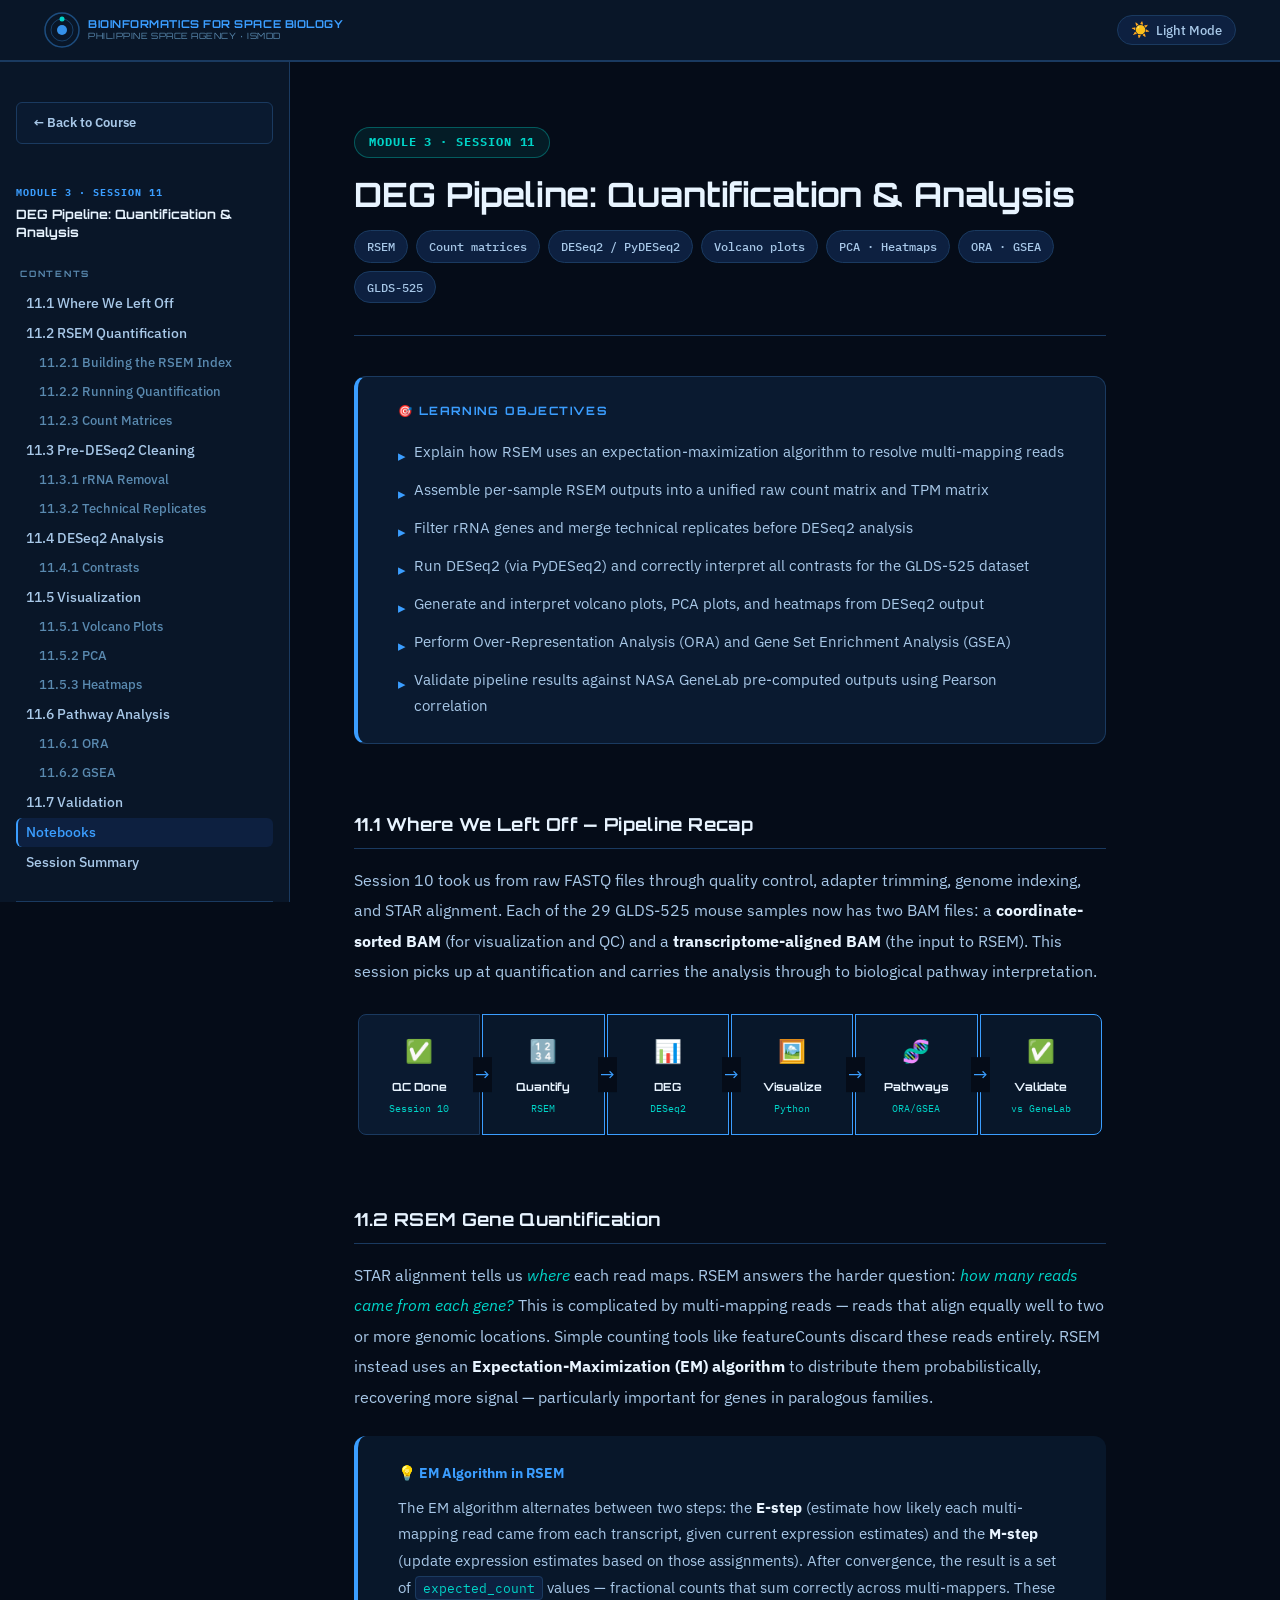
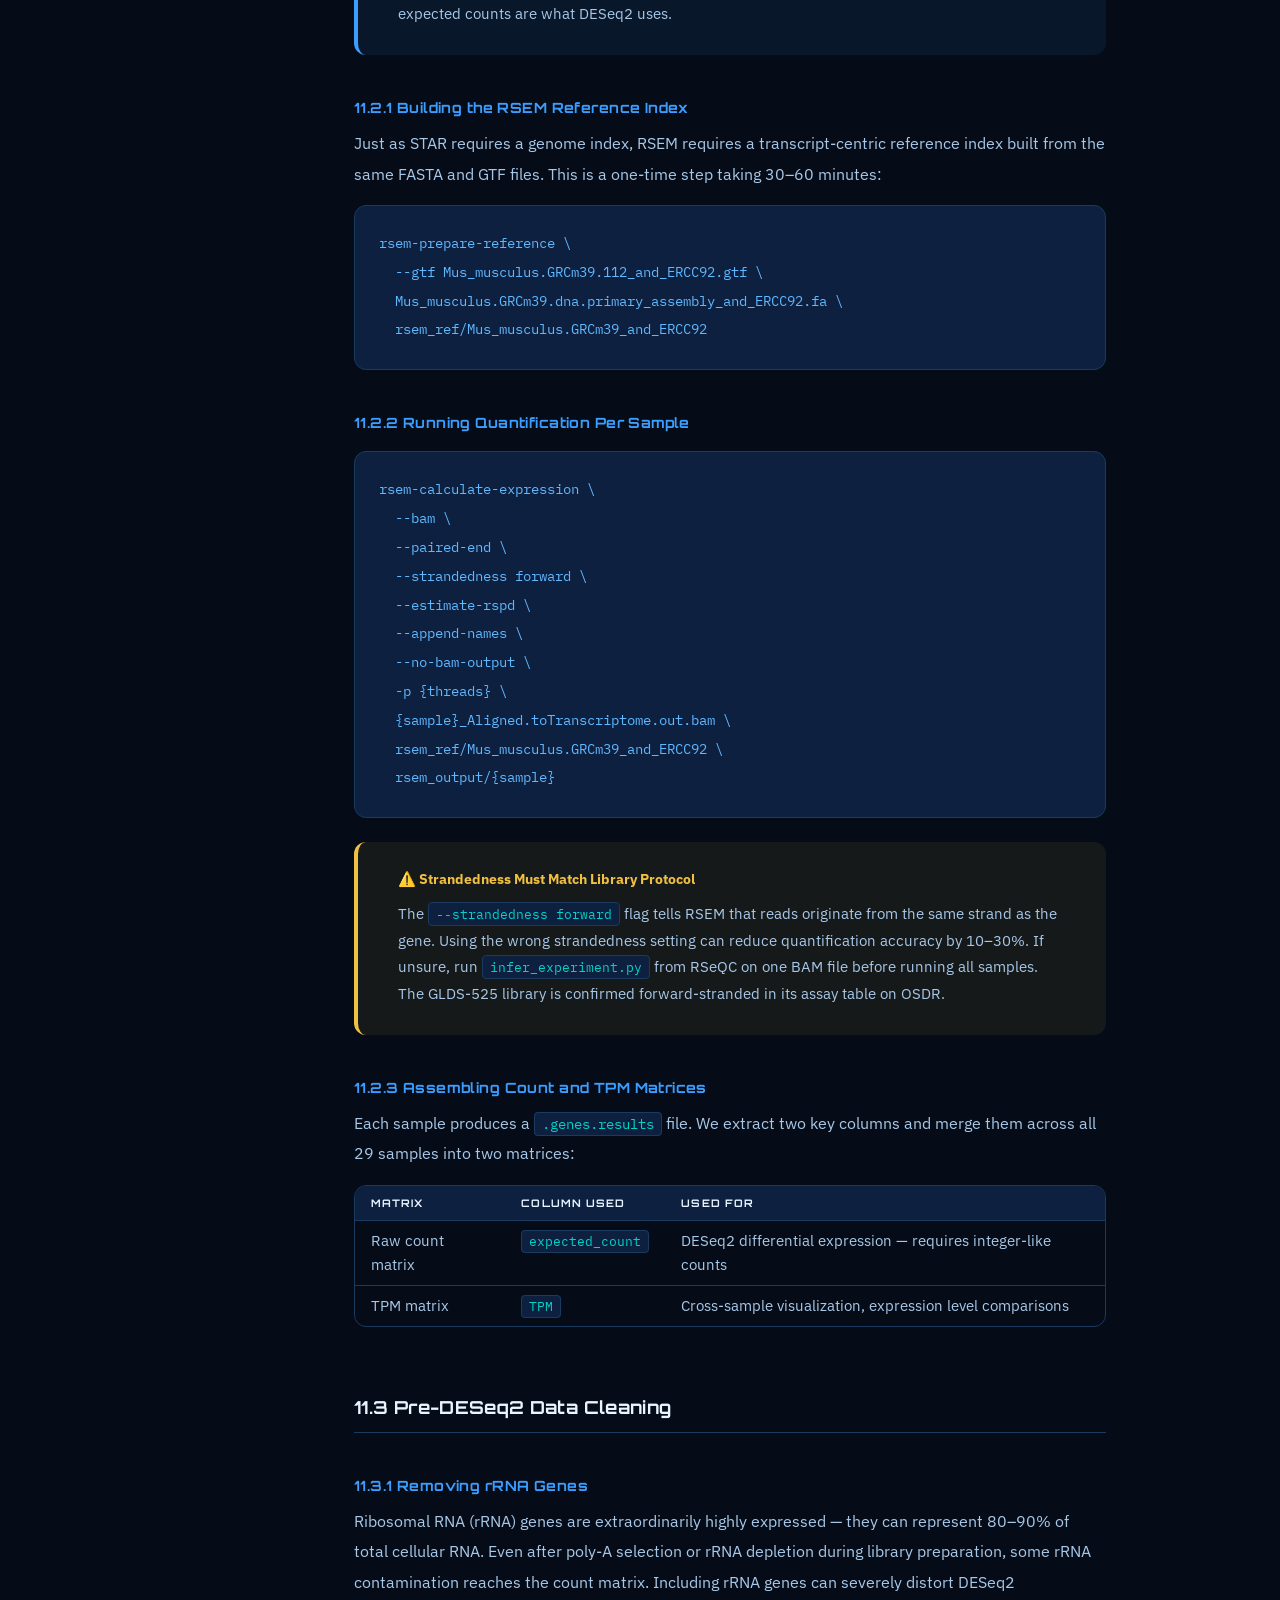
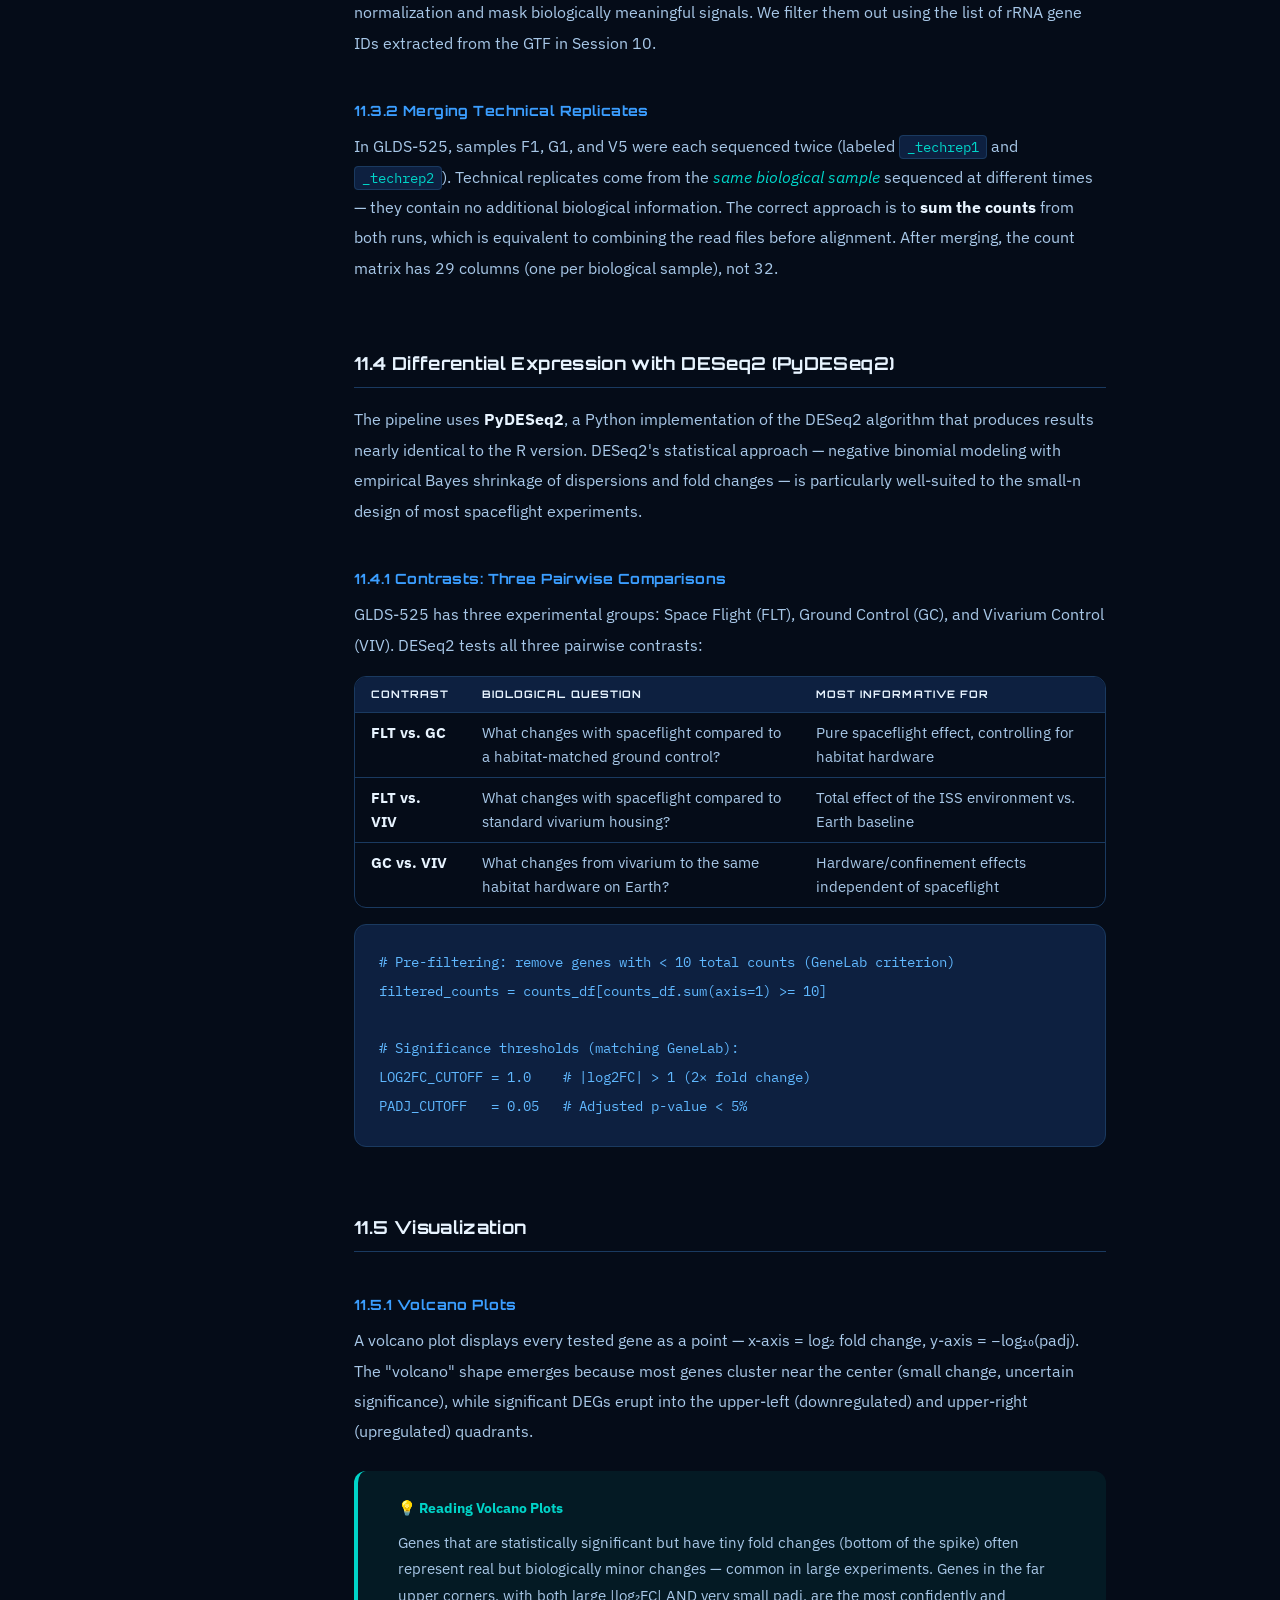
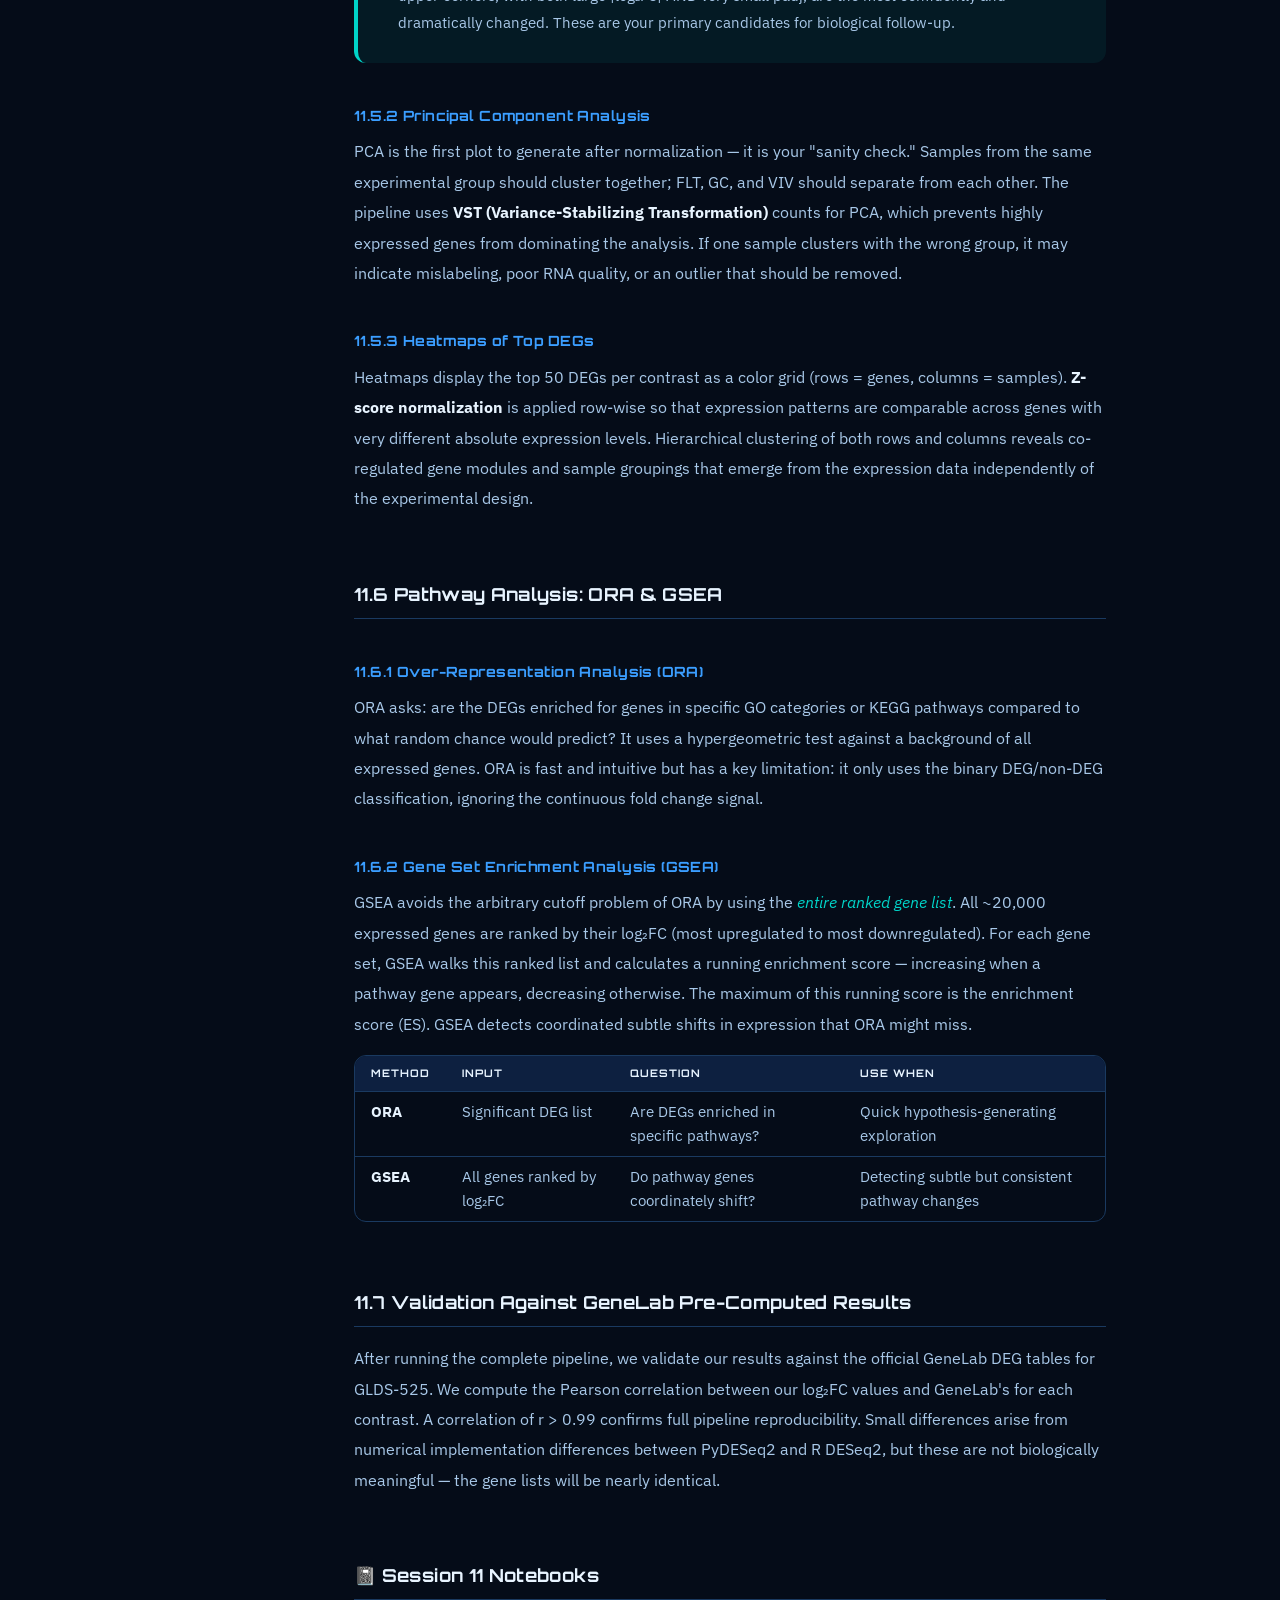
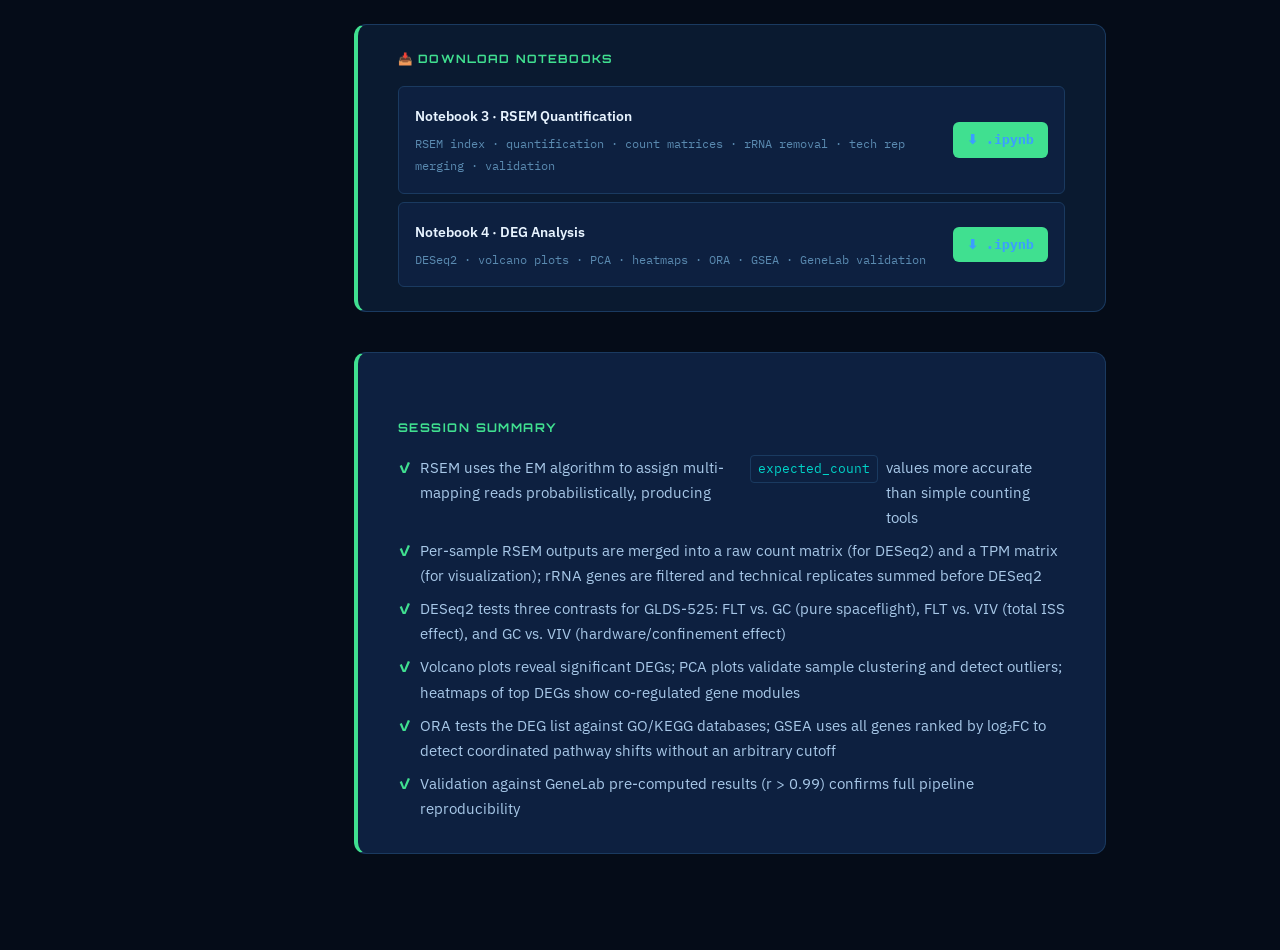
<file: pages/session-s11.html>
<!DOCTYPE html>
<html lang="en" data-theme="dark">
<head>
  <meta charset="UTF-8" /><meta name="viewport" content="width=device-width, initial-scale=1.0" />
  <title>Session 11 · DEG Pipeline: Quantification &amp; Analysis · PhilSA-ISMDD</title>
  <link rel="preconnect" href="https://fonts.googleapis.com" /><link rel="preconnect" href="https://fonts.gstatic.com" crossorigin />
  <link href="https://fonts.googleapis.com/css2?family=Orbitron:wght@400;600;700;900&family=IBM+Plex+Sans:ital,wght@0,300;0,400;0,500;0,600;1,300;1,400&family=IBM+Plex+Mono:wght@400;500;600&display=swap" rel="stylesheet" />
  <link rel="stylesheet" href="../css/main.css" />
</head>
<body>
<div id="starfield" aria-hidden="true"></div>
<div id="app">
  <nav id="main-nav"><div class="nav-inner">
    <a href="../index.html" class="nav-brand">
      <svg class="nav-logo" viewBox="0 0 36 36" fill="none"><circle cx="18" cy="18" r="17" stroke="var(--accent-primary)" stroke-width="1.5" fill="none" opacity="0.4"/><circle cx="18" cy="18" r="11" stroke="var(--accent-primary)" stroke-width="1" fill="none" opacity="0.3"/><circle cx="18" cy="18" r="5" fill="var(--accent-primary)" opacity="0.9"/><circle cx="18" cy="7" r="2.5" fill="var(--accent-teal)"/></svg>
      <div class="nav-title">Bioinformatics for Space Biology<span>Philippine Space Agency · ISMDD</span></div>
    </a>
    <div class="nav-right"><button class="theme-toggle" onclick="toggleTheme()"><span class="theme-icon" id="theme-icon">☀️</span><span id="theme-label">Light Mode</span></button></div>
  </div></nav>

  <div class="content-area">
    <aside class="sidebar">
      <a href="../index.html" class="sidebar-back">← Back to Course</a>
      <div class="sidebar-section">
        <div class="sidebar-session-label">Module 3 · Session 11</div>
        <div class="sidebar-session-title">DEG Pipeline: Quantification &amp; Analysis</div>
      </div>
      <div class="sidebar-section">
        <div class="sidebar-section-title">Contents</div>
        <ul class="sidebar-toc">
          <li><a href="#s11-recap">11.1 Where We Left Off</a></li>
          <li><a href="#s11-rsem">11.2 RSEM Quantification</a></li>
          <li><a href="#s11-ref" class="toc-sub">11.2.1 Building the RSEM Index</a></li>
          <li><a href="#s11-quant" class="toc-sub">11.2.2 Running Quantification</a></li>
          <li><a href="#s11-matrix" class="toc-sub">11.2.3 Count Matrices</a></li>
          <li><a href="#s11-clean">11.3 Pre-DESeq2 Cleaning</a></li>
          <li><a href="#s11-rrna" class="toc-sub">11.3.1 rRNA Removal</a></li>
          <li><a href="#s11-techrep" class="toc-sub">11.3.2 Technical Replicates</a></li>
          <li><a href="#s11-deseq2">11.4 DESeq2 Analysis</a></li>
          <li><a href="#s11-contrasts" class="toc-sub">11.4.1 Contrasts</a></li>
          <li><a href="#s11-viz">11.5 Visualization</a></li>
          <li><a href="#s11-volcano" class="toc-sub">11.5.1 Volcano Plots</a></li>
          <li><a href="#s11-pca" class="toc-sub">11.5.2 PCA</a></li>
          <li><a href="#s11-heatmap" class="toc-sub">11.5.3 Heatmaps</a></li>
          <li><a href="#s11-pathways">11.6 Pathway Analysis</a></li>
          <li><a href="#s11-ora" class="toc-sub">11.6.1 ORA</a></li>
          <li><a href="#s11-gsea" class="toc-sub">11.6.2 GSEA</a></li>
          <li><a href="#s11-validation">11.7 Validation</a></li>
          <li><a href="#s11-notebooks">Notebooks</a></li>
          <li><a href="#s11-summary">Session Summary</a></li>
        </ul>
      </div>
      <div class="sidebar-divider"></div>
      <div class="sidebar-section"><div class="sidebar-section-title">All Sessions</div><div id="all-sessions-nav"></div></div>
    </aside>

    <main class="content-main">
      <div class="session-hero">
        <div class="session-badge">Module 3 · Session 11</div>
        <h1 class="session-main-title">DEG Pipeline: Quantification &amp; Analysis</h1>
        <div class="session-topic-pills">
          <span class="topic-pill">RSEM</span>
          <span class="topic-pill">Count matrices</span>
          <span class="topic-pill">DESeq2 / PyDESeq2</span>
          <span class="topic-pill">Volcano plots</span>
          <span class="topic-pill">PCA · Heatmaps</span>
          <span class="topic-pill">ORA · GSEA</span>
          <span class="topic-pill">GLDS-525</span>
        </div>
      </div>
      <div class="objectives-box">
        <h3>🎯 Learning Objectives</h3>
        <ul>
          <li>Explain how RSEM uses an expectation-maximization algorithm to resolve multi-mapping reads</li>
          <li>Assemble per-sample RSEM outputs into a unified raw count matrix and TPM matrix</li>
          <li>Filter rRNA genes and merge technical replicates before DESeq2 analysis</li>
          <li>Run DESeq2 (via PyDESeq2) and correctly interpret all contrasts for the GLDS-525 dataset</li>
          <li>Generate and interpret volcano plots, PCA plots, and heatmaps from DESeq2 output</li>
          <li>Perform Over-Representation Analysis (ORA) and Gene Set Enrichment Analysis (GSEA)</li>
          <li>Validate pipeline results against NASA GeneLab pre-computed outputs using Pearson correlation</li>
        </ul>
      </div>
      <div class="content-body">

        <h2 id="s11-recap">11.1 Where We Left Off — Pipeline Recap</h2>
        <p>Session 10 took us from raw FASTQ files through quality control, adapter trimming, genome indexing, and STAR alignment. Each of the 29 GLDS-525 mouse samples now has two BAM files: a <strong>coordinate-sorted BAM</strong> (for visualization and QC) and a <strong>transcriptome-aligned BAM</strong> (the input to RSEM). This session picks up at quantification and carries the analysis through to biological pathway interpretation.</p>

        <div class="pipeline-flow">
          <div class="pipeline-step"><div class="pipeline-step-icon">✅</div><div class="pipeline-step-name">QC Done</div><div class="pipeline-step-tool">Session 10</div></div>
          <div class="pipeline-step active"><div class="pipeline-step-icon">🔢</div><div class="pipeline-step-name">Quantify</div><div class="pipeline-step-tool">RSEM</div></div>
          <div class="pipeline-step active"><div class="pipeline-step-icon">📊</div><div class="pipeline-step-name">DEG</div><div class="pipeline-step-tool">DESeq2</div></div>
          <div class="pipeline-step active"><div class="pipeline-step-icon">🖼️</div><div class="pipeline-step-name">Visualize</div><div class="pipeline-step-tool">Python</div></div>
          <div class="pipeline-step active"><div class="pipeline-step-icon">🧬</div><div class="pipeline-step-name">Pathways</div><div class="pipeline-step-tool">ORA/GSEA</div></div>
          <div class="pipeline-step active"><div class="pipeline-step-icon">✅</div><div class="pipeline-step-name">Validate</div><div class="pipeline-step-tool">vs GeneLab</div></div>
        </div>

        <h2 id="s11-rsem">11.2 RSEM Gene Quantification</h2>
        <p>STAR alignment tells us <em>where</em> each read maps. RSEM answers the harder question: <em>how many reads came from each gene?</em> This is complicated by multi-mapping reads — reads that align equally well to two or more genomic locations. Simple counting tools like featureCounts discard these reads entirely. RSEM instead uses an <strong>Expectation-Maximization (EM) algorithm</strong> to distribute them probabilistically, recovering more signal — particularly important for genes in paralogous families.</p>

        <div class="callout callout-info">
          <div class="callout-title">💡 EM Algorithm in RSEM</div>
          <p>The EM algorithm alternates between two steps: the <strong>E-step</strong> (estimate how likely each multi-mapping read came from each transcript, given current expression estimates) and the <strong>M-step</strong> (update expression estimates based on those assignments). After convergence, the result is a set of <code>expected_count</code> values — fractional counts that sum correctly across multi-mappers. These expected counts are what DESeq2 uses.</p>
        </div>

        <h3 id="s11-ref">11.2.1 Building the RSEM Reference Index</h3>
        <p>Just as STAR requires a genome index, RSEM requires a transcript-centric reference index built from the same FASTA and GTF files. This is a one-time step taking 30–60 minutes:</p>
        <pre><code>rsem-prepare-reference \
  --gtf Mus_musculus.GRCm39.112_and_ERCC92.gtf \
  Mus_musculus.GRCm39.dna.primary_assembly_and_ERCC92.fa \
  rsem_ref/Mus_musculus.GRCm39_and_ERCC92</code></pre>

        <h3 id="s11-quant">11.2.2 Running Quantification Per Sample</h3>
        <pre><code>rsem-calculate-expression \
  --bam \
  --paired-end \
  --strandedness forward \
  --estimate-rspd \
  --append-names \
  --no-bam-output \
  -p {threads} \
  {sample}_Aligned.toTranscriptome.out.bam \
  rsem_ref/Mus_musculus.GRCm39_and_ERCC92 \
  rsem_output/{sample}</code></pre>

        <div class="callout callout-warning">
          <div class="callout-title">⚠️ Strandedness Must Match Library Protocol</div>
          <p>The <code>--strandedness forward</code> flag tells RSEM that reads originate from the same strand as the gene. Using the wrong strandedness setting can reduce quantification accuracy by 10–30%. If unsure, run <code>infer_experiment.py</code> from RSeQC on one BAM file before running all samples. The GLDS-525 library is confirmed forward-stranded in its assay table on OSDR.</p>
        </div>

        <h3 id="s11-matrix">11.2.3 Assembling Count and TPM Matrices</h3>
        <p>Each sample produces a <code>.genes.results</code> file. We extract two key columns and merge them across all 29 samples into two matrices:</p>
        <div class="table-wrap"><table>
          <thead><tr><th>Matrix</th><th>Column Used</th><th>Used For</th></tr></thead>
          <tbody>
            <tr><td>Raw count matrix</td><td><code>expected_count</code></td><td>DESeq2 differential expression — requires integer-like counts</td></tr>
            <tr><td>TPM matrix</td><td><code>TPM</code></td><td>Cross-sample visualization, expression level comparisons</td></tr>
          </tbody>
        </table></div>

        <h2 id="s11-clean">11.3 Pre-DESeq2 Data Cleaning</h2>

        <h3 id="s11-rrna">11.3.1 Removing rRNA Genes</h3>
        <p>Ribosomal RNA (rRNA) genes are extraordinarily highly expressed — they can represent 80–90% of total cellular RNA. Even after poly-A selection or rRNA depletion during library preparation, some rRNA contamination reaches the count matrix. Including rRNA genes can severely distort DESeq2 normalization and mask biologically meaningful signals. We filter them out using the list of rRNA gene IDs extracted from the GTF in Session 10.</p>

        <h3 id="s11-techrep">11.3.2 Merging Technical Replicates</h3>
        <p>In GLDS-525, samples F1, G1, and V5 were each sequenced twice (labeled <code>_techrep1</code> and <code>_techrep2</code>). Technical replicates come from the <em>same biological sample</em> sequenced at different times — they contain no additional biological information. The correct approach is to <strong>sum the counts</strong> from both runs, which is equivalent to combining the read files before alignment. After merging, the count matrix has 29 columns (one per biological sample), not 32.</p>

        <h2 id="s11-deseq2">11.4 Differential Expression with DESeq2 (PyDESeq2)</h2>
        <p>The pipeline uses <strong>PyDESeq2</strong>, a Python implementation of the DESeq2 algorithm that produces results nearly identical to the R version. DESeq2's statistical approach — negative binomial modeling with empirical Bayes shrinkage of dispersions and fold changes — is particularly well-suited to the small-n design of most spaceflight experiments.</p>

        <h3 id="s11-contrasts">11.4.1 Contrasts: Three Pairwise Comparisons</h3>
        <p>GLDS-525 has three experimental groups: Space Flight (FLT), Ground Control (GC), and Vivarium Control (VIV). DESeq2 tests all three pairwise contrasts:</p>
        <div class="table-wrap"><table>
          <thead><tr><th>Contrast</th><th>Biological Question</th><th>Most Informative For</th></tr></thead>
          <tbody>
            <tr><td><strong>FLT vs. GC</strong></td><td>What changes with spaceflight compared to a habitat-matched ground control?</td><td>Pure spaceflight effect, controlling for habitat hardware</td></tr>
            <tr><td><strong>FLT vs. VIV</strong></td><td>What changes with spaceflight compared to standard vivarium housing?</td><td>Total effect of the ISS environment vs. Earth baseline</td></tr>
            <tr><td><strong>GC vs. VIV</strong></td><td>What changes from vivarium to the same habitat hardware on Earth?</td><td>Hardware/confinement effects independent of spaceflight</td></tr>
          </tbody>
        </table></div>
        <pre><code># Pre-filtering: remove genes with < 10 total counts (GeneLab criterion)
filtered_counts = counts_df[counts_df.sum(axis=1) >= 10]

# Significance thresholds (matching GeneLab):
LOG2FC_CUTOFF = 1.0    # |log2FC| > 1 (2× fold change)
PADJ_CUTOFF   = 0.05   # Adjusted p-value < 5%</code></pre>

        <h2 id="s11-viz">11.5 Visualization</h2>

        <h3 id="s11-volcano">11.5.1 Volcano Plots</h3>
        <p>A volcano plot displays every tested gene as a point — x-axis = log₂ fold change, y-axis = −log₁₀(padj). The "volcano" shape emerges because most genes cluster near the center (small change, uncertain significance), while significant DEGs erupt into the upper-left (downregulated) and upper-right (upregulated) quadrants.</p>
        <div class="callout callout-tip">
          <div class="callout-title">💡 Reading Volcano Plots</div>
          <p>Genes that are statistically significant but have tiny fold changes (bottom of the spike) often represent real but biologically minor changes — common in large experiments. Genes in the far upper corners, with both large |log₂FC| AND very small padj, are the most confidently and dramatically changed. These are your primary candidates for biological follow-up.</p>
        </div>

        <h3 id="s11-pca">11.5.2 Principal Component Analysis</h3>
        <p>PCA is the first plot to generate after normalization — it is your "sanity check." Samples from the same experimental group should cluster together; FLT, GC, and VIV should separate from each other. The pipeline uses <strong>VST (Variance-Stabilizing Transformation)</strong> counts for PCA, which prevents highly expressed genes from dominating the analysis. If one sample clusters with the wrong group, it may indicate mislabeling, poor RNA quality, or an outlier that should be removed.</p>

        <h3 id="s11-heatmap">11.5.3 Heatmaps of Top DEGs</h3>
        <p>Heatmaps display the top 50 DEGs per contrast as a color grid (rows = genes, columns = samples). <strong>Z-score normalization</strong> is applied row-wise so that expression patterns are comparable across genes with very different absolute expression levels. Hierarchical clustering of both rows and columns reveals co-regulated gene modules and sample groupings that emerge from the expression data independently of the experimental design.</p>

        <h2 id="s11-pathways">11.6 Pathway Analysis: ORA &amp; GSEA</h2>

        <h3 id="s11-ora">11.6.1 Over-Representation Analysis (ORA)</h3>
        <p>ORA asks: are the DEGs enriched for genes in specific GO categories or KEGG pathways compared to what random chance would predict? It uses a hypergeometric test against a background of all expressed genes. ORA is fast and intuitive but has a key limitation: it only uses the binary DEG/non-DEG classification, ignoring the continuous fold change signal.</p>

        <h3 id="s11-gsea">11.6.2 Gene Set Enrichment Analysis (GSEA)</h3>
        <p>GSEA avoids the arbitrary cutoff problem of ORA by using the <em>entire ranked gene list</em>. All ~20,000 expressed genes are ranked by their log₂FC (most upregulated to most downregulated). For each gene set, GSEA walks this ranked list and calculates a running enrichment score — increasing when a pathway gene appears, decreasing otherwise. The maximum of this running score is the enrichment score (ES). GSEA detects coordinated subtle shifts in expression that ORA might miss.</p>
        <div class="table-wrap"><table>
          <thead><tr><th>Method</th><th>Input</th><th>Question</th><th>Use When</th></tr></thead>
          <tbody>
            <tr><td><strong>ORA</strong></td><td>Significant DEG list</td><td>Are DEGs enriched in specific pathways?</td><td>Quick hypothesis-generating exploration</td></tr>
            <tr><td><strong>GSEA</strong></td><td>All genes ranked by log₂FC</td><td>Do pathway genes coordinately shift?</td><td>Detecting subtle but consistent pathway changes</td></tr>
          </tbody>
        </table></div>

        <h2 id="s11-validation">11.7 Validation Against GeneLab Pre-Computed Results</h2>
        <p>After running the complete pipeline, we validate our results against the official GeneLab DEG tables for GLDS-525. We compute the Pearson correlation between our log₂FC values and GeneLab's for each contrast. A correlation of r > 0.99 confirms full pipeline reproducibility. Small differences arise from numerical implementation differences between PyDESeq2 and R DESeq2, but these are not biologically meaningful — the gene lists will be nearly identical.</p>

        <h2 id="s11-notebooks">📓 Session 11 Notebooks</h2>
        <div class="download-box">
          <h4>📥 Download Notebooks</h4>
          <div class="download-grid">
            <div class="download-item">
              <div class="download-item-info">
                <div class="download-item-name">Notebook 3 · RSEM Quantification</div>
                <div class="download-item-desc">RSEM index · quantification · count matrices · rRNA removal · tech rep merging · validation</div>
              </div>
              <a href="../notebooks/03_RSEM_Quantification.ipynb" class="download-btn">⬇ .ipynb</a>
            </div>
            <div class="download-item">
              <div class="download-item-info">
                <div class="download-item-name">Notebook 4 · DEG Analysis</div>
                <div class="download-item-desc">DESeq2 · volcano plots · PCA · heatmaps · ORA · GSEA · GeneLab validation</div>
              </div>
              <a href="../notebooks/04_DEG_Analysis.ipynb" class="download-btn">⬇ .ipynb</a>
            </div>
          </div>
        </div>

        <div class="summary-box" id="s11-summary">
          <h3>Session Summary</h3>
          <ul>
            <li>RSEM uses the EM algorithm to assign multi-mapping reads probabilistically, producing <code>expected_count</code> values more accurate than simple counting tools</li>
            <li>Per-sample RSEM outputs are merged into a raw count matrix (for DESeq2) and a TPM matrix (for visualization); rRNA genes are filtered and technical replicates summed before DESeq2</li>
            <li>DESeq2 tests three contrasts for GLDS-525: FLT vs. GC (pure spaceflight), FLT vs. VIV (total ISS effect), and GC vs. VIV (hardware/confinement effect)</li>
            <li>Volcano plots reveal significant DEGs; PCA plots validate sample clustering and detect outliers; heatmaps of top DEGs show co-regulated gene modules</li>
            <li>ORA tests the DEG list against GO/KEGG databases; GSEA uses all genes ranked by log₂FC to detect coordinated pathway shifts without an arbitrary cutoff</li>
            <li>Validation against GeneLab pre-computed results (r > 0.99) confirms full pipeline reproducibility</li>
          </ul>
        </div>
      </div>
    </main>
  </div>
</div>
<script src="../js/sessions.js"></script>
<script src="../js/main.js"></script>
<script>buildSessionNav('s11');</script>
</body></html>
</file>
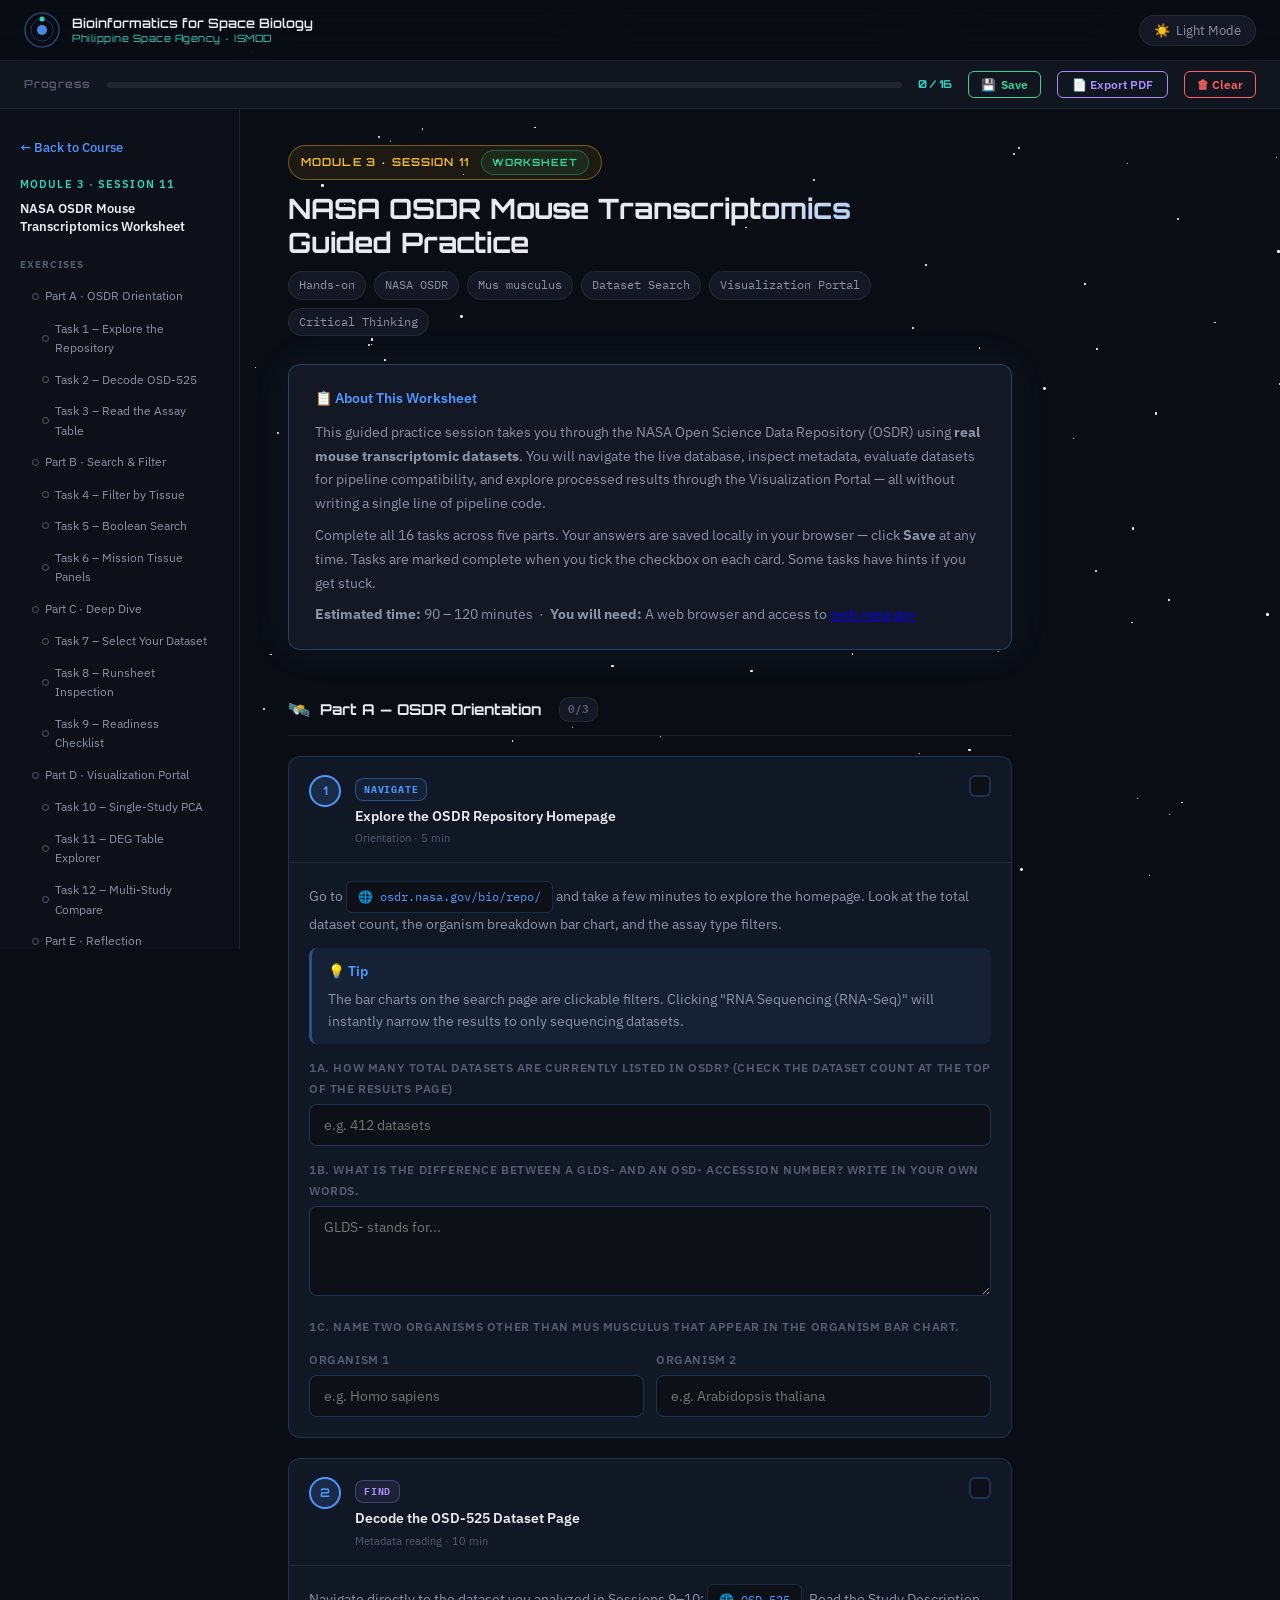
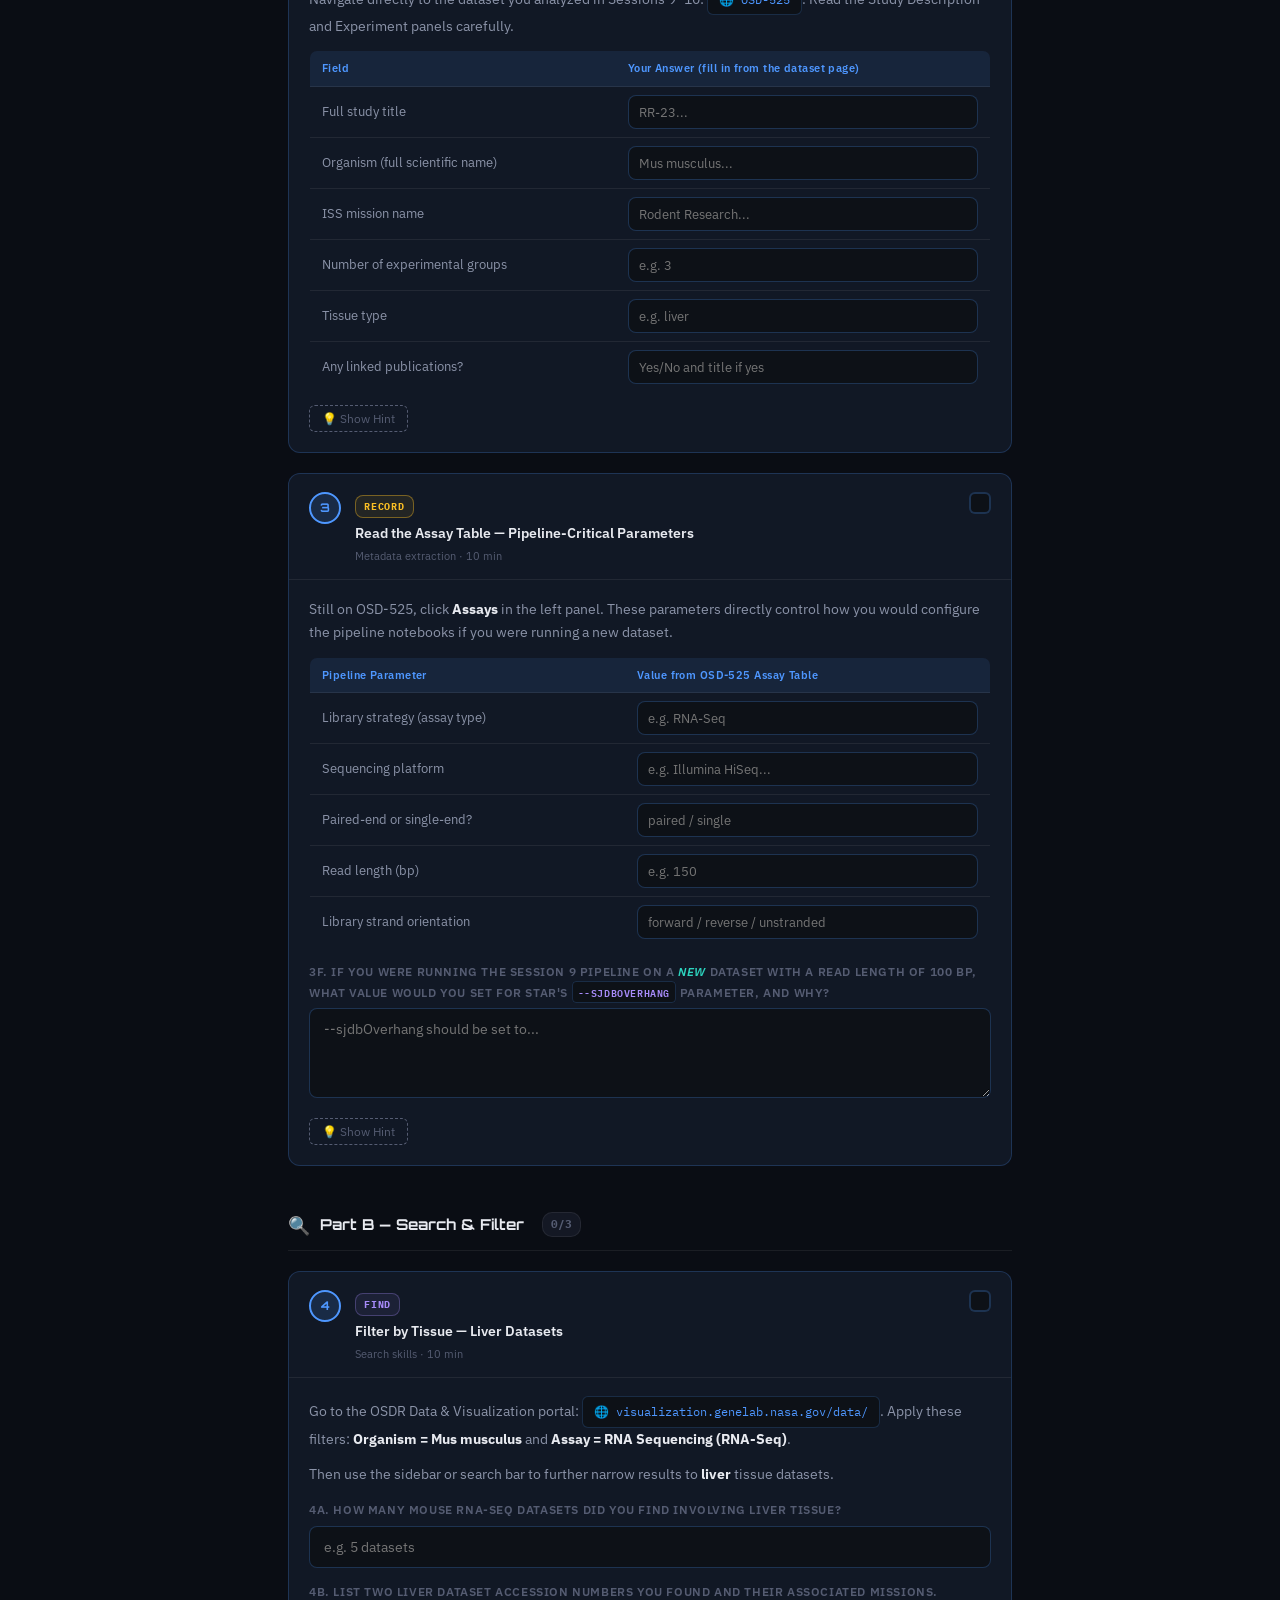
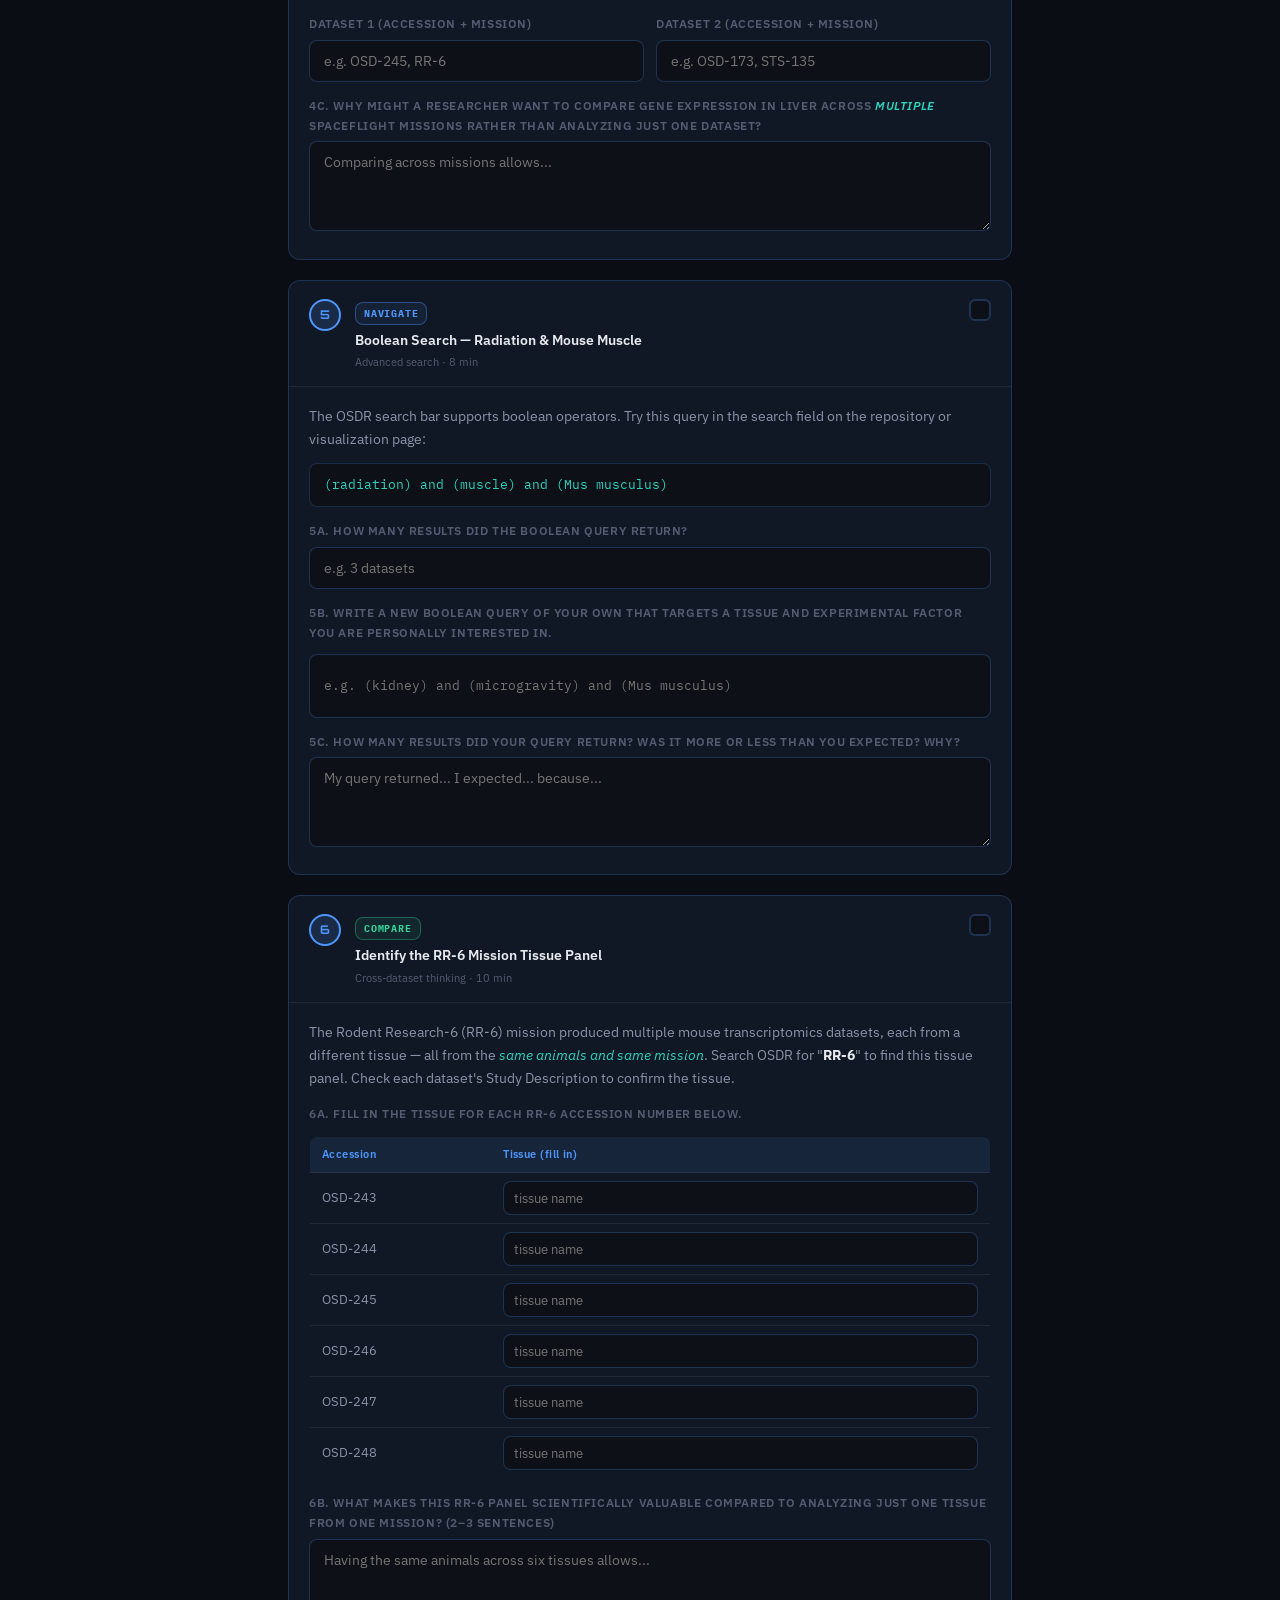
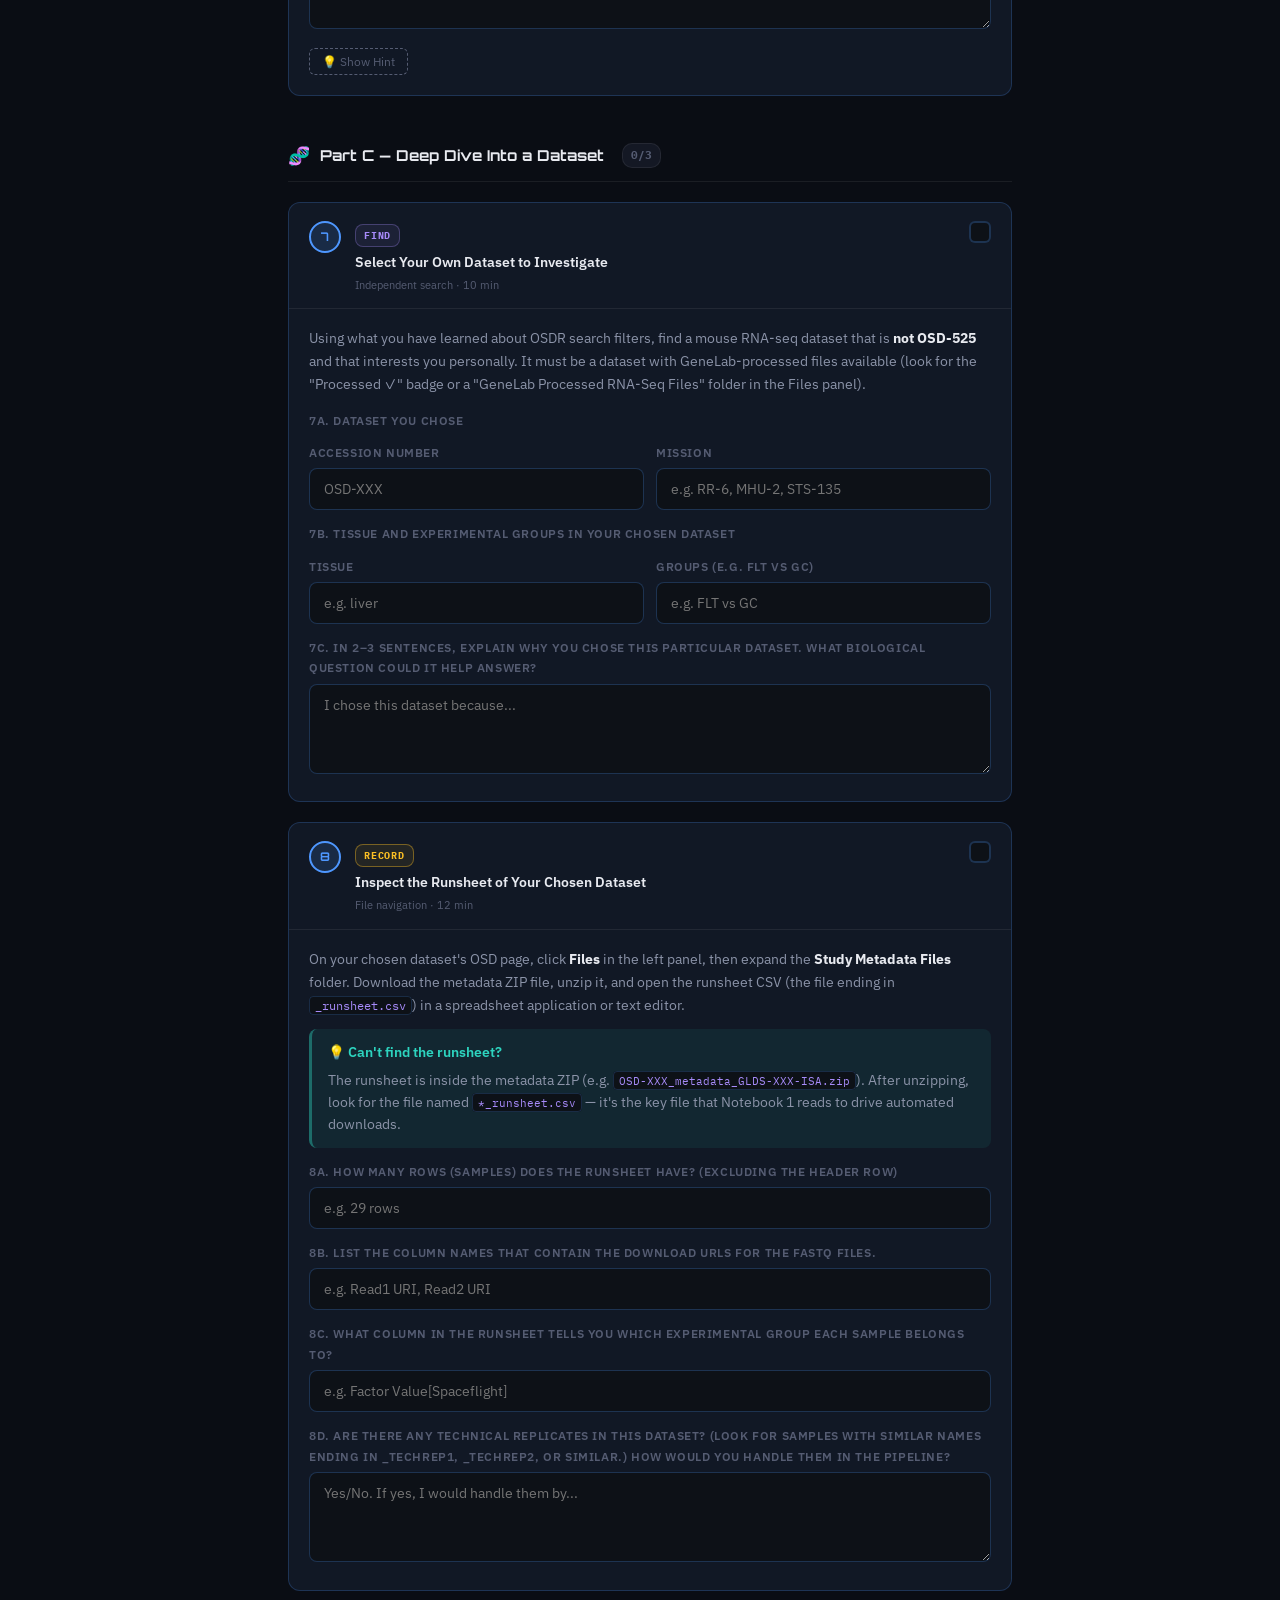
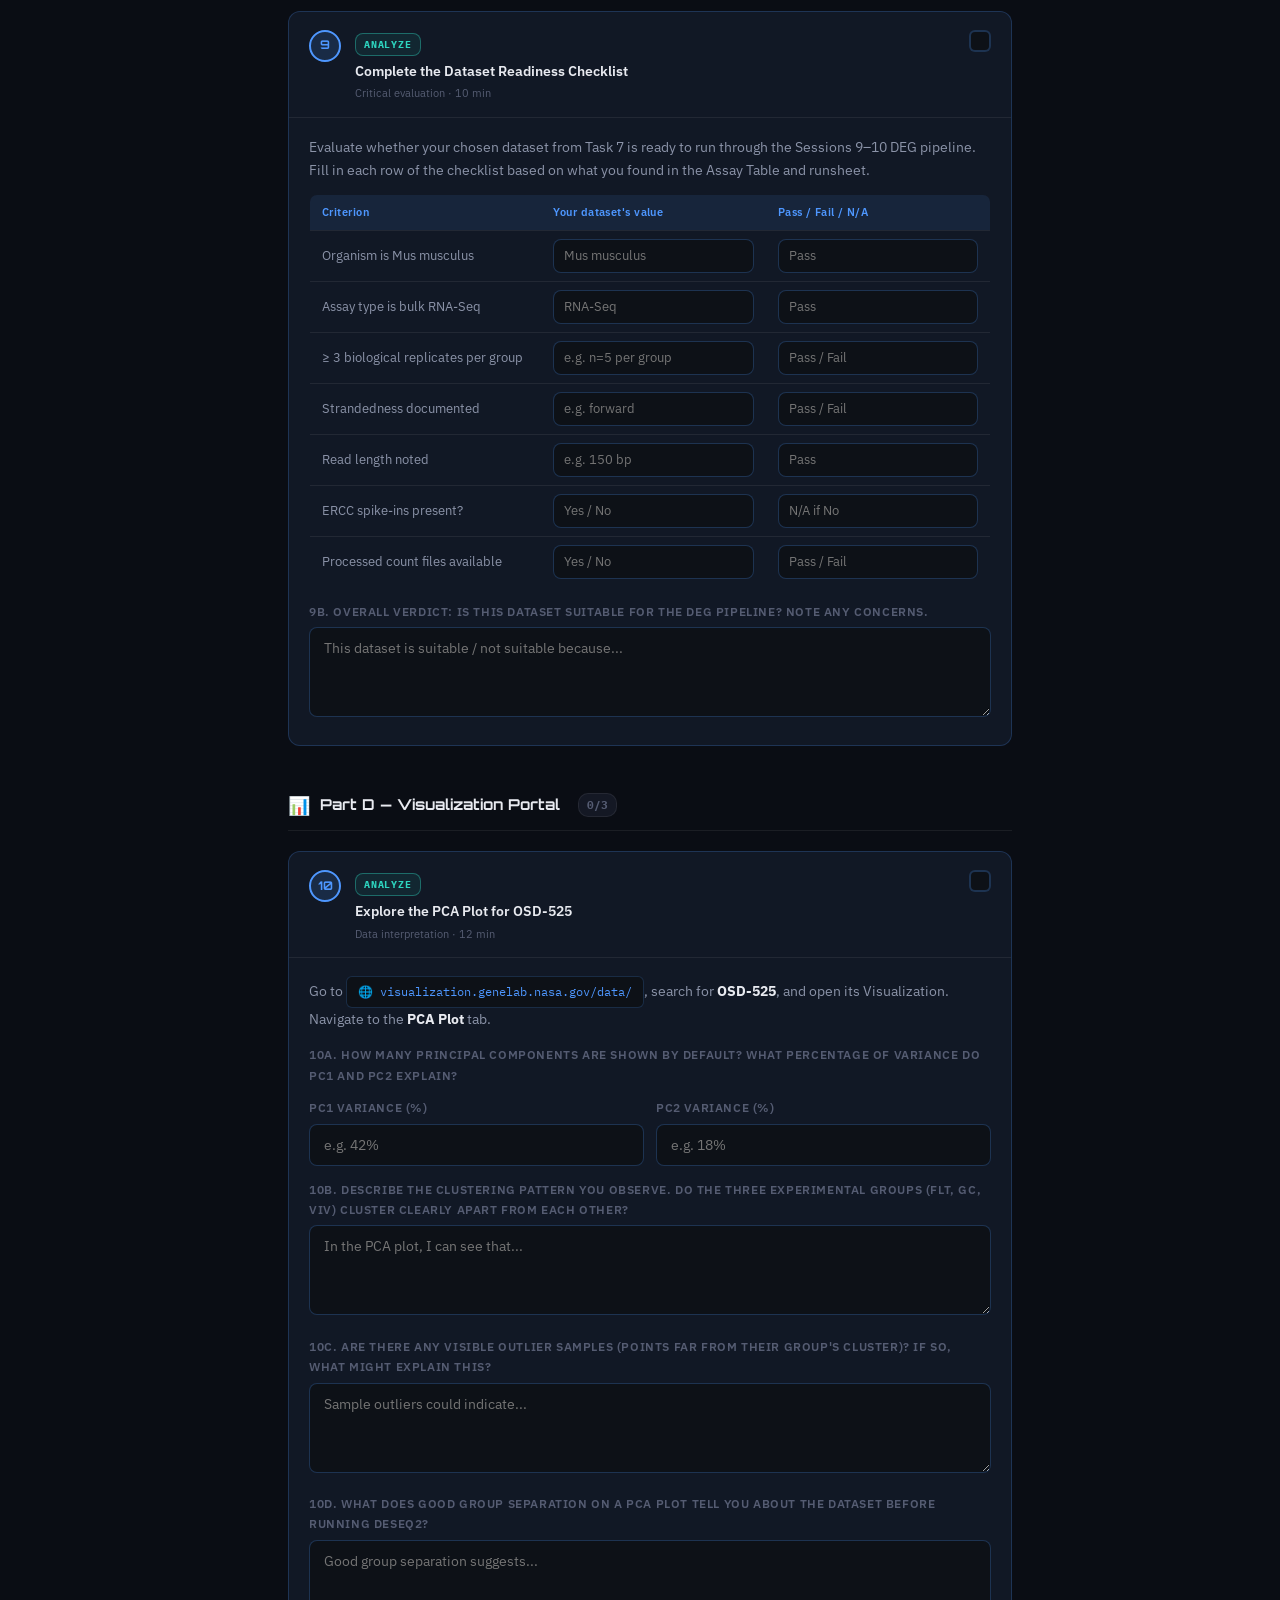
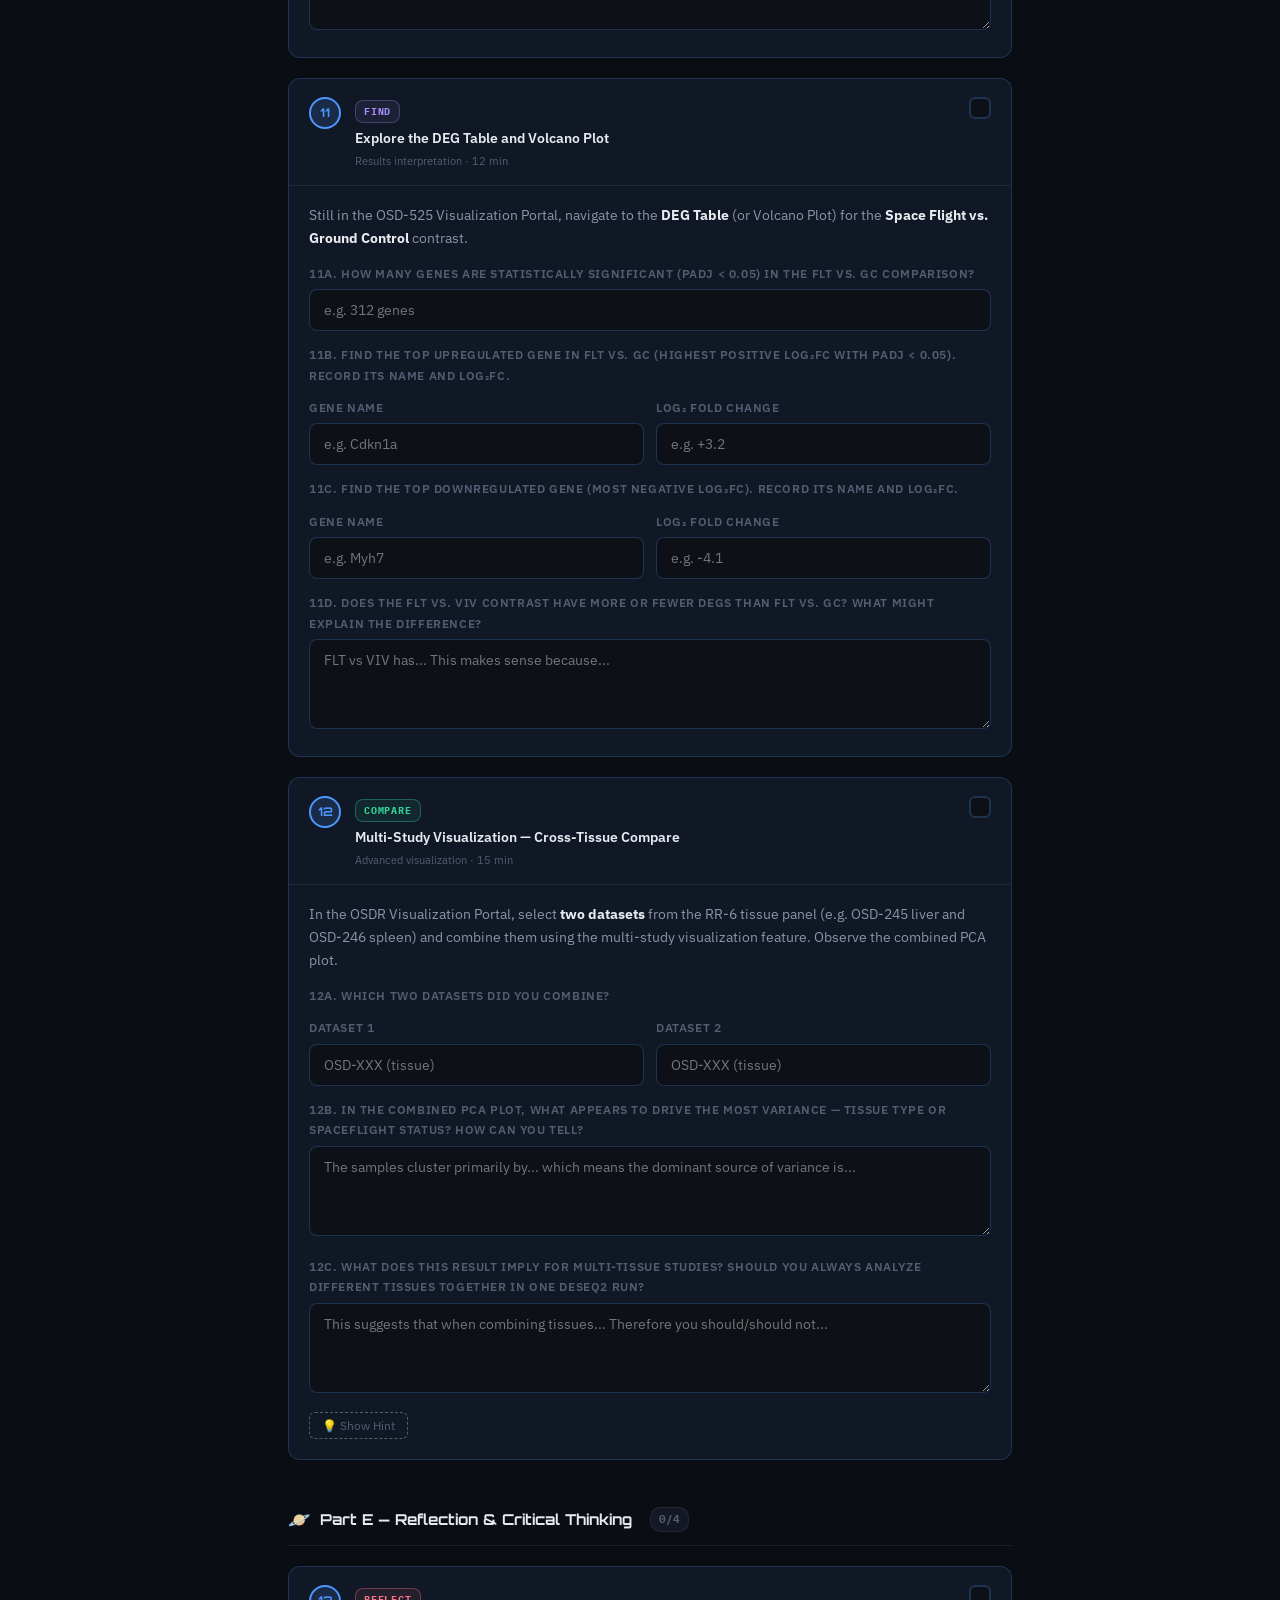
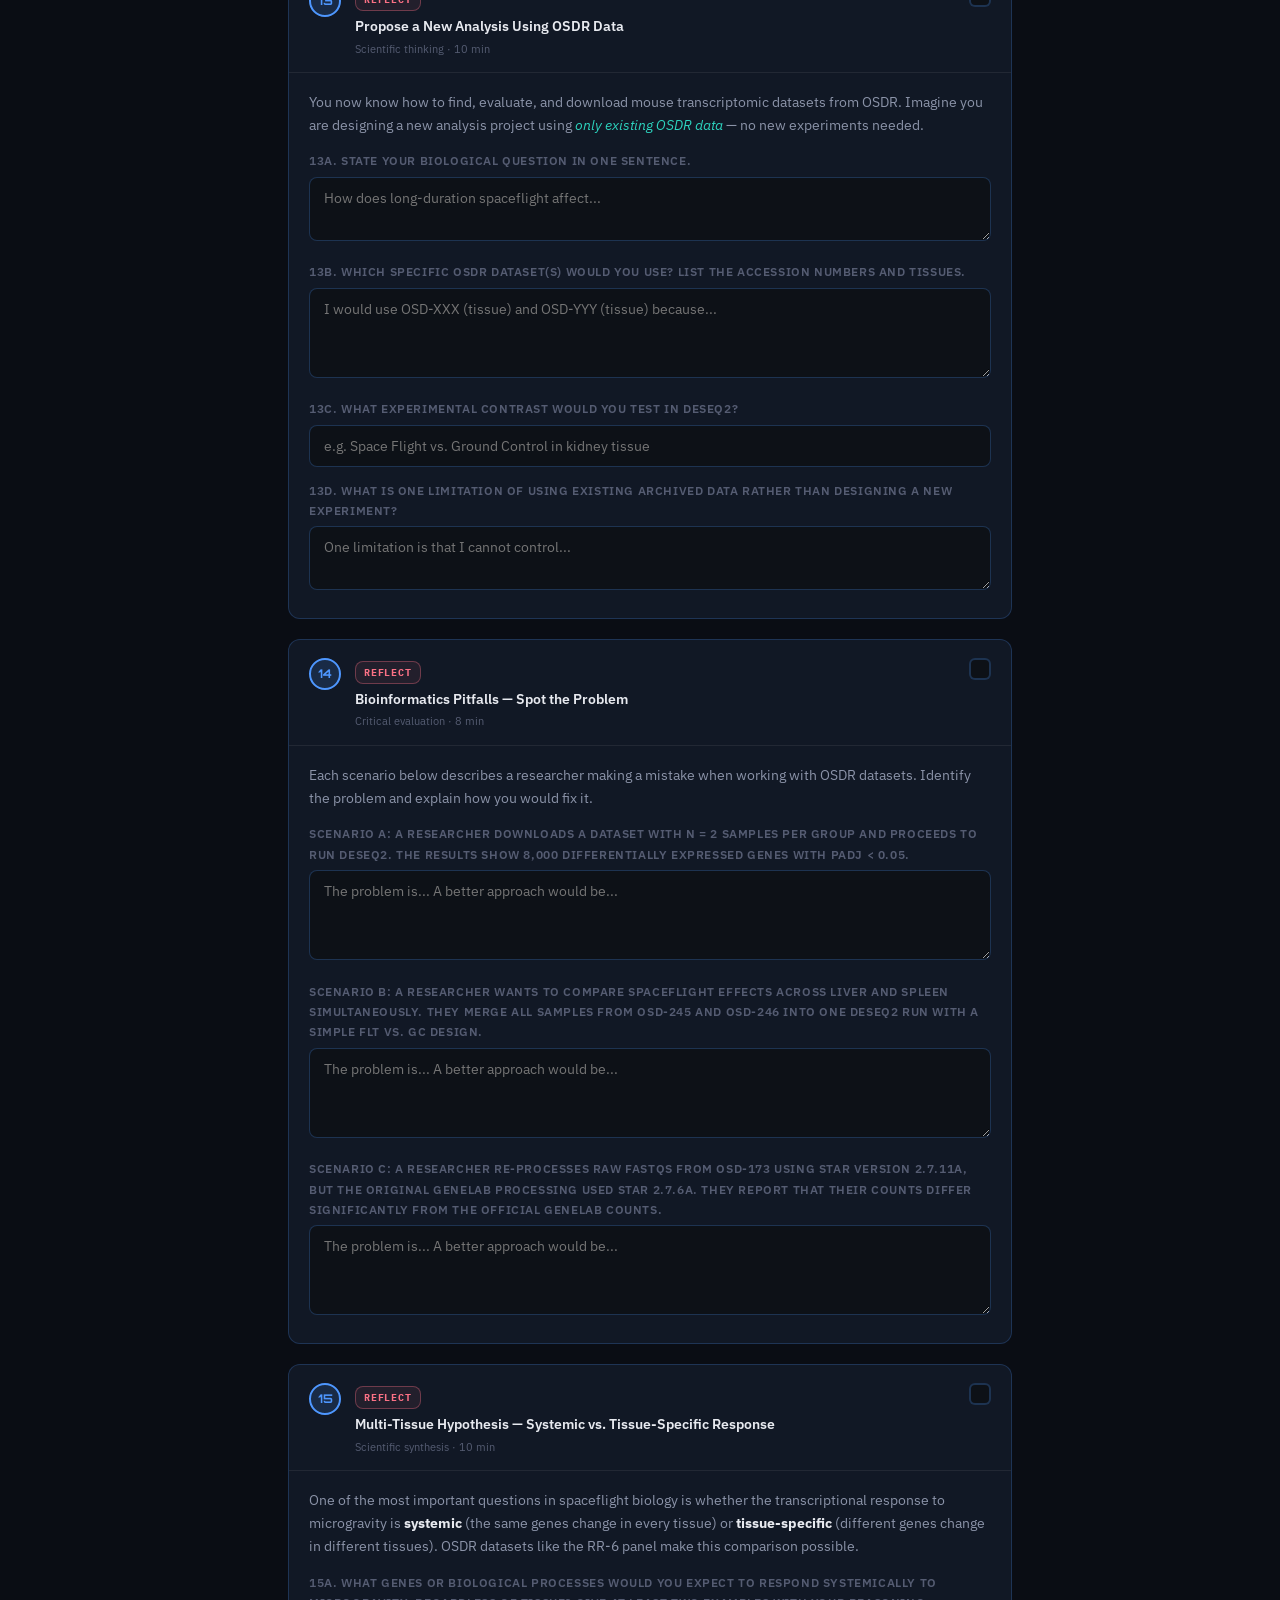
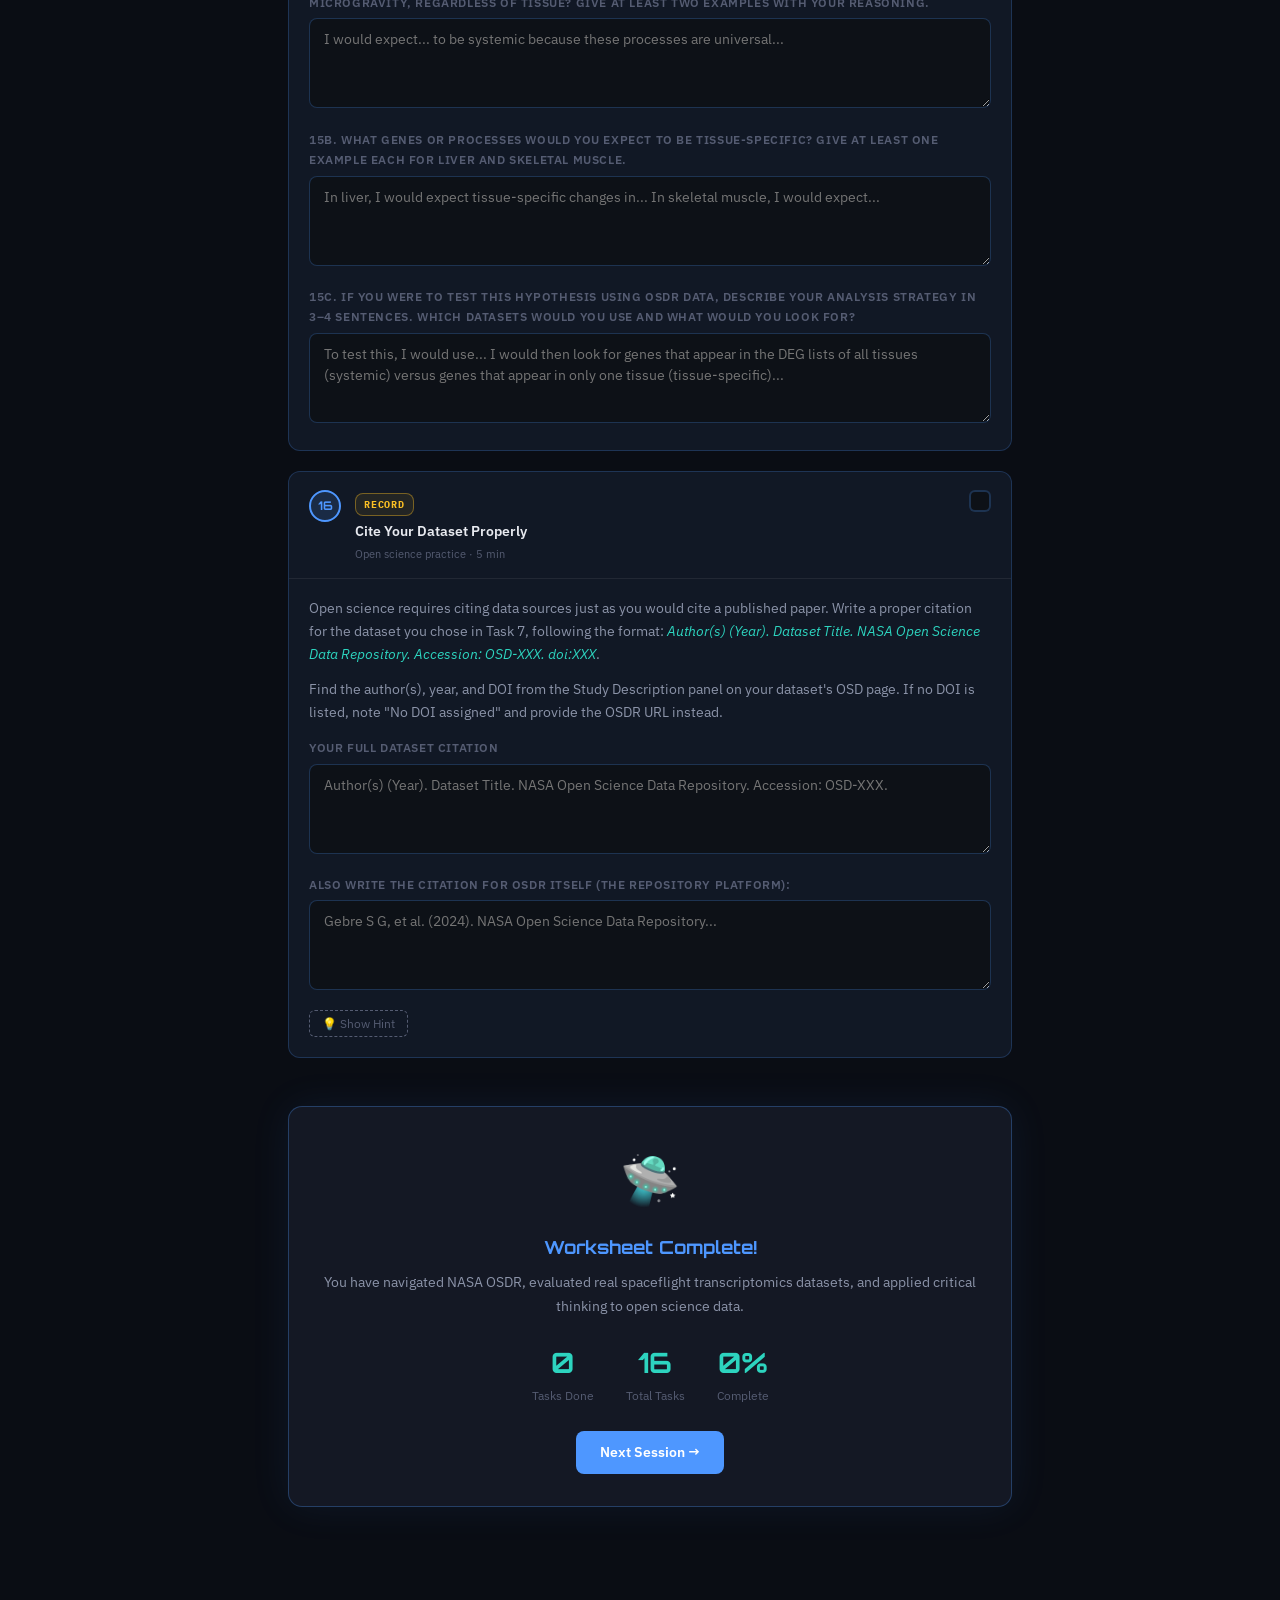
<file: pages/session-s12.html>
<!DOCTYPE html>
<html lang="en" data-theme="dark">
<head>
  <meta charset="UTF-8" /><meta name="viewport" content="width=device-width, initial-scale=1.0" />
  <title>Session 12 · NASA OSDR Mouse Transcriptomics Worksheet · PhilSA-ISMDD</title>
  
  
  
  <style>
    /* ─── CSS Variables ─── */
    :root[data-theme="dark"] {
      --bg-primary: #0a0d14;
      --bg-secondary: #111520;
      --bg-card: #141824;
      --bg-card-hover: #1a1f2e;
      --border-color: rgba(255,255,255,0.07);
      --border-accent: rgba(78,151,255,0.3);
      --text-primary: #e8eaf0;
      --text-secondary: #8b93a8;
      --text-muted: #555c72;
      --accent-primary: #4e97ff;
      --accent-teal: #2dd4bf;
      --accent-purple: #a78bfa;
      --accent-amber: #fbbf24;
      --accent-rose: #fb7185;
      --accent-green: #34d399;
      --code-bg: #0d1117;
      --code-border: rgba(78,151,255,0.2);
      --callout-tip-bg: rgba(45,212,191,0.08);
      --callout-tip-border: rgba(45,212,191,0.4);
      --callout-warn-bg: rgba(251,191,36,0.08);
      --callout-warn-border: rgba(251,191,36,0.4);
      --callout-info-bg: rgba(78,151,255,0.08);
      --callout-info-border: rgba(78,151,255,0.4);
      --nav-bg: rgba(10,13,20,0.92);
      --sidebar-bg: #0d1019;
      --table-head-bg: rgba(78,151,255,0.1);
      --table-stripe: rgba(255,255,255,0.02);
      --shadow-glow: 0 0 40px rgba(78,151,255,0.08);
      /* worksheet-specific */
      --ws-task-bg: #111825;
      --ws-task-border: rgba(78,151,255,0.22);
      --ws-input-bg: #0d1117;
      --ws-input-border: rgba(78,151,255,0.25);
      --ws-input-focus: rgba(78,151,255,0.6);
      --ws-answer-bg: rgba(45,212,191,0.07);
      --ws-answer-border: rgba(45,212,191,0.35);
      --ws-done-bg: rgba(52,211,153,0.07);
      --ws-done-border: rgba(52,211,153,0.35);
      --ws-num-bg: rgba(78,151,255,0.15);
      --progress-track: rgba(255,255,255,0.07);
      --progress-fill: linear-gradient(90deg, #4e97ff, #2dd4bf);
    }
    :root[data-theme="light"] {
      --bg-primary: #f4f6fc;
      --bg-secondary: #ffffff;
      --bg-card: #ffffff;
      --bg-card-hover: #f0f4ff;
      --border-color: rgba(0,0,0,0.08);
      --border-accent: rgba(59,100,200,0.3);
      --text-primary: #1a1f35;
      --text-secondary: #4a5068;
      --text-muted: #8b93a8;
      --accent-primary: #2563eb;
      --accent-teal: #0d9488;
      --accent-purple: #7c3aed;
      --accent-amber: #d97706;
      --accent-rose: #e11d48;
      --accent-green: #059669;
      --code-bg: #f0f4f8;
      --code-border: rgba(59,100,200,0.15);
      --callout-tip-bg: rgba(13,148,136,0.06);
      --callout-tip-border: rgba(13,148,136,0.35);
      --callout-warn-bg: rgba(217,119,6,0.07);
      --callout-warn-border: rgba(217,119,6,0.35);
      --callout-info-bg: rgba(37,99,235,0.06);
      --callout-info-border: rgba(37,99,235,0.3);
      --nav-bg: rgba(244,246,252,0.95);
      --sidebar-bg: #eef1f9;
      --table-head-bg: rgba(37,99,235,0.08);
      --table-stripe: rgba(0,0,0,0.02);
      --shadow-glow: 0 4px 24px rgba(0,0,0,0.08);
      --ws-task-bg: #f8faff;
      --ws-task-border: rgba(37,99,235,0.18);
      --ws-input-bg: #ffffff;
      --ws-input-border: rgba(37,99,235,0.25);
      --ws-input-focus: rgba(37,99,235,0.5);
      --ws-answer-bg: rgba(13,148,136,0.06);
      --ws-answer-border: rgba(13,148,136,0.3);
      --ws-done-bg: rgba(5,150,105,0.06);
      --ws-done-border: rgba(5,150,105,0.3);
      --ws-num-bg: rgba(37,99,235,0.1);
      --progress-track: rgba(0,0,0,0.08);
      --progress-fill: linear-gradient(90deg, #2563eb, #0d9488);
    }

    *, *::before, *::after { box-sizing: border-box; margin: 0; padding: 0; }
    html { scroll-behavior: smooth; }
    body {
      font-family: 'IBM Plex Sans', sans-serif;
      font-size: 15px; line-height: 1.7;
      background: var(--bg-primary); color: var(--text-primary);
      transition: background 0.3s, color 0.3s;
      min-height: 100vh;
    }

    /* ─── Starfield ─── */
    #starfield { position: fixed; inset: 0; pointer-events: none; z-index: 0; opacity: 0; transition: opacity 0.5s; }
    [data-theme="dark"] #starfield { opacity: 1; }
    .star { position: absolute; border-radius: 50%; background: white; animation: twinkle var(--dur,3s) ease-in-out infinite; }
    @keyframes twinkle { 0%,100%{opacity:var(--min,.2)} 50%{opacity:var(--max,.8)} }

    /* ─── Nav ─── */
    #main-nav { position: sticky; top: 0; z-index: 100; background: var(--nav-bg); backdrop-filter: blur(16px); border-bottom: 1px solid var(--border-color); }
    .nav-inner { max-width: 1400px; margin: 0 auto; padding: 0 24px; height: 60px; display: flex; align-items: center; justify-content: space-between; }
    .nav-brand { display: flex; align-items: center; gap: 12px; text-decoration: none; }
    .nav-logo { width: 36px; height: 36px; flex-shrink: 0; }
    .nav-title { font-family: 'Orbitron', monospace; font-size: 13px; font-weight: 600; color: var(--text-primary); line-height: 1.3; }
    .nav-title span { display: block; font-size: 10px; color: var(--accent-teal); font-weight: 400; letter-spacing: 0.05em; }
    .nav-right { display: flex; align-items: center; gap: 12px; }
    .theme-toggle { display: flex; align-items: center; gap: 6px; padding: 6px 14px; border-radius: 20px; border: 1px solid var(--border-color); background: var(--bg-card); color: var(--text-secondary); cursor: pointer; font-size: 13px; font-family: 'IBM Plex Sans', sans-serif; transition: all 0.2s; }
    .theme-toggle:hover { border-color: var(--accent-primary); color: var(--accent-primary); }

    /* ─── Progress Bar (sticky below nav) ─── */
    #progress-bar-wrap {
      position: sticky; top: 60px; z-index: 90;
      background: var(--bg-secondary); border-bottom: 1px solid var(--border-color);
      padding: 10px 24px; display: flex; align-items: center; gap: 16px;
    }
    .progress-label { font-family: 'Orbitron', monospace; font-size: 11px; font-weight: 600; color: var(--text-muted); letter-spacing: 0.07em; white-space: nowrap; }
    .progress-track { flex: 1; height: 6px; border-radius: 3px; background: var(--progress-track); overflow: hidden; }
    .progress-fill { height: 100%; border-radius: 3px; background: var(--progress-fill); width: 0%; transition: width 0.4s cubic-bezier(.4,0,.2,1); }
    .progress-count { font-family: 'Orbitron', monospace; font-size: 11px; font-weight: 700; color: var(--accent-teal); white-space: nowrap; }
    .save-btn { display: flex; align-items: center; gap: 5px; padding: 5px 12px; border-radius: 6px; border: 1px solid var(--accent-green); color: var(--accent-green); background: transparent; font-size: 12px; font-weight: 600; font-family: 'IBM Plex Sans', sans-serif; cursor: pointer; transition: all 0.2s; }
    .save-btn:hover { background: rgba(52,211,153,0.1); }
    .save-btn.saved { border-color: var(--accent-teal); color: var(--accent-teal); }

    /* ─── Layout ─── */
    #app { position: relative; z-index: 1; }
    .content-area { max-width: 1400px; margin: 0 auto; display: grid; grid-template-columns: 240px 1fr; min-height: calc(100vh - 60px); }

    /* ─── Sidebar ─── */
    .sidebar { background: var(--sidebar-bg); border-right: 1px solid var(--border-color); padding: 28px 0; position: sticky; top: 60px; height: calc(100vh - 60px); overflow-y: auto; scrollbar-width: thin; scrollbar-color: var(--border-color) transparent; }
    .sidebar-back { display: block; padding: 0 20px 16px; color: var(--accent-primary); text-decoration: none; font-size: 13px; font-weight: 500; }
    .sidebar-back:hover { color: var(--accent-teal); }
    .sidebar-section { padding: 0 20px 20px; }
    .sidebar-session-label { font-size: 11px; font-weight: 600; letter-spacing: 0.1em; text-transform: uppercase; color: var(--accent-teal); margin-bottom: 6px; }
    .sidebar-session-title { font-size: 13px; font-weight: 600; color: var(--text-primary); line-height: 1.4; }
    .sidebar-section-title { font-size: 10px; font-weight: 700; letter-spacing: 0.1em; text-transform: uppercase; color: var(--text-muted); margin-bottom: 8px; }
    .sidebar-toc { list-style: none; }
    .sidebar-toc li { margin-bottom: 2px; }
    .sidebar-toc a { display: block; padding: 5px 10px; color: var(--text-secondary); text-decoration: none; font-size: 12px; border-radius: 6px; border-left: 2px solid transparent; transition: all 0.15s; }
    .sidebar-toc a.toc-sub { padding-left: 20px; font-size: 11.5px; }
    .sidebar-toc a:hover, .sidebar-toc a.active { color: var(--accent-primary); background: var(--bg-card); border-left-color: var(--accent-primary); }
    /* Task status dots in sidebar */
    .sidebar-toc a { display: flex; align-items: center; gap: 6px; }
    .toc-dot { width: 7px; height: 7px; border-radius: 50%; border: 1.5px solid var(--text-muted); flex-shrink: 0; transition: all 0.3s; }
    .toc-dot.done { background: var(--accent-green); border-color: var(--accent-green); }
    .sidebar-divider { height: 1px; background: var(--border-color); margin: 8px 20px 20px; }

    /* ─── Main ─── */
    .content-main { padding: 36px 48px 100px; max-width: 820px; }

    /* ─── Hero ─── */
    .session-hero { margin-bottom: 28px; }
    .session-badge { display: inline-block; font-family: 'Orbitron', monospace; font-size: 11px; font-weight: 600; letter-spacing: 0.1em; text-transform: uppercase; color: var(--accent-amber); background: var(--callout-warn-bg); border: 1px solid var(--callout-warn-border); border-radius: 20px; padding: 4px 12px; margin-bottom: 12px; }
    .ws-badge { display: inline-block; font-family: 'Orbitron', monospace; font-size: 10px; font-weight: 700; letter-spacing: 0.1em; text-transform: uppercase; color: var(--accent-green); background: rgba(52,211,153,0.08); border: 1px solid rgba(52,211,153,0.35); border-radius: 20px; padding: 3px 10px; margin-left: 8px; vertical-align: middle; }
    .session-main-title { font-family: 'Orbitron', monospace; font-size: clamp(20px, 2.5vw, 28px); font-weight: 700; line-height: 1.2; margin-bottom: 12px; background: linear-gradient(135deg, var(--text-primary) 60%, var(--accent-primary)); -webkit-background-clip: text; -webkit-text-fill-color: transparent; background-clip: text; }
    .session-topic-pills { display: flex; flex-wrap: wrap; gap: 8px; margin-top: 10px; }
    .topic-pill { font-size: 12px; padding: 3px 10px; border-radius: 20px; background: var(--bg-card); border: 1px solid var(--border-color); color: var(--text-secondary); font-family: 'IBM Plex Mono', monospace; }

    /* ─── Intro box ─── */
    .intro-box { background: var(--bg-card); border: 1px solid var(--border-accent); border-radius: 12px; padding: 22px 26px; margin-bottom: 32px; box-shadow: var(--shadow-glow); }
    .intro-box h3 { font-size: 14px; font-weight: 600; color: var(--accent-primary); margin-bottom: 10px; }
    .intro-box p { font-size: 14px; color: var(--text-secondary); margin-bottom: 8px; }
    .intro-box p:last-child { margin-bottom: 0; }

    /* ─── Section headers ─── */
    .ws-section-title {
      font-family: 'Orbitron', monospace; font-size: 15px; font-weight: 700;
      color: var(--text-primary); margin: 44px 0 20px; padding-bottom: 10px;
      border-bottom: 1px solid var(--border-color); scroll-margin-top: 120px;
      display: flex; align-items: center; gap: 10px;
    }
    .ws-section-icon { font-size: 18px; }

    /* ─── TASK CARD ─── */
    .task-card {
      background: var(--ws-task-bg); border: 1px solid var(--ws-task-border);
      border-radius: 12px; margin-bottom: 20px; overflow: hidden;
      transition: border-color 0.2s; scroll-margin-top: 120px;
    }
    .task-card.completed { border-color: var(--ws-done-border); }
    .task-header {
      display: flex; align-items: flex-start; gap: 14px;
      padding: 18px 20px 14px; border-bottom: 1px solid var(--border-color);
      cursor: pointer; user-select: none;
    }
    .task-num {
      min-width: 32px; height: 32px; border-radius: 50%;
      background: var(--ws-num-bg); border: 2px solid var(--accent-primary);
      color: var(--accent-primary); font-family: 'Orbitron', monospace;
      font-size: 12px; font-weight: 700; display: flex; align-items: center; justify-content: center;
      flex-shrink: 0; transition: all 0.25s;
    }
    .task-card.completed .task-num { background: var(--accent-green); border-color: var(--accent-green); color: #0a0d14; }
    .task-card.completed .task-num::after { content: '✓'; }
    .task-card:not(.completed) .task-num-inner { display: block; }
    .task-card.completed .task-num-inner { display: none; }
    .task-meta { flex: 1; }
    .task-type {
      font-size: 10px; font-weight: 700; letter-spacing: 0.08em; text-transform: uppercase;
      font-family: 'IBM Plex Mono', monospace; padding: 2px 8px; border-radius: 8px;
      display: inline-block; margin-bottom: 6px;
    }
    .type-navigate { background: var(--callout-info-bg); color: var(--accent-primary); border: 1px solid var(--callout-info-border); }
    .type-find { background: rgba(167,139,250,0.08); color: var(--accent-purple); border: 1px solid rgba(167,139,250,0.3); }
    .type-record { background: var(--callout-warn-bg); color: var(--accent-amber); border: 1px solid var(--callout-warn-border); }
    .type-analyze { background: var(--callout-tip-bg); color: var(--accent-teal); border: 1px solid var(--callout-tip-border); }
    .type-reflect { background: rgba(251,113,133,0.08); color: var(--accent-rose); border: 1px solid rgba(251,113,133,0.35); }
    .type-compare { background: rgba(52,211,153,0.08); color: var(--accent-green); border: 1px solid rgba(52,211,153,0.35); }
    .task-title { font-size: 14px; font-weight: 600; color: var(--text-primary); line-height: 1.4; }
    .task-pts { font-size: 11px; color: var(--text-muted); margin-top: 3px; }
    .task-check-wrap { display: flex; align-items: center; }
    .task-check {
      width: 22px; height: 22px; border-radius: 6px;
      border: 2px solid var(--ws-input-border); background: var(--ws-input-bg);
      display: flex; align-items: center; justify-content: center;
      cursor: pointer; transition: all 0.2s; flex-shrink: 0;
    }
    .task-check:hover { border-color: var(--accent-green); }
    .task-check.checked { background: var(--accent-green); border-color: var(--accent-green); }
    .task-check.checked::after { content: '✓'; color: #0a0d14; font-size: 13px; font-weight: 700; }

    /* ─── Task body ─── */
    .task-body { padding: 18px 20px 20px; }
    .task-body p { font-size: 14px; color: var(--text-secondary); margin-bottom: 12px; line-height: 1.65; }
    .task-body strong { color: var(--text-primary); }
    .task-body em { color: var(--accent-teal); }
    .task-body code { font-family: 'IBM Plex Mono', monospace; font-size: 0.85em; background: var(--code-bg); border: 1px solid var(--code-border); border-radius: 4px; padding: 1px 5px; color: var(--accent-purple); }
    .task-body a { color: var(--accent-primary); text-underline-offset: 3px; }
    .task-body a:hover { color: var(--accent-teal); }

    /* ─── Answer inputs ─── */
    .answer-label { font-size: 12px; font-weight: 600; color: var(--text-muted); letter-spacing: 0.05em; text-transform: uppercase; margin-bottom: 5px; margin-top: 14px; }
    .answer-input {
      width: 100%; background: var(--ws-input-bg); border: 1px solid var(--ws-input-border);
      border-radius: 8px; padding: 10px 14px; color: var(--text-primary);
      font-family: 'IBM Plex Sans', sans-serif; font-size: 14px; line-height: 1.5;
      resize: vertical; min-height: 44px; outline: none;
      transition: border-color 0.2s, box-shadow 0.2s;
    }
    .answer-input:focus { border-color: var(--ws-input-focus); box-shadow: 0 0 0 3px rgba(78,151,255,0.1); }
    .answer-input.has-content { border-color: var(--ws-answer-border); background: var(--ws-answer-bg); }
    .answer-input[type="text"] { min-height: unset; height: 42px; resize: none; }
    textarea.answer-input { min-height: 90px; }

    /* ─── Answer grid (two-column short answers) ─── */
    .answer-grid { display: grid; grid-template-columns: 1fr 1fr; gap: 12px; margin-top: 12px; }
    .answer-item { display: flex; flex-direction: column; }
    .answer-item .answer-label { margin-top: 0; }

    /* ─── Hint / reveal ─── */
    .hint-wrap { margin-top: 12px; }
    .hint-btn { background: none; border: 1px dashed var(--text-muted); border-radius: 6px; padding: 5px 12px; color: var(--text-muted); font-size: 12px; cursor: pointer; transition: all 0.2s; font-family: 'IBM Plex Sans', sans-serif; }
    .hint-btn:hover { border-color: var(--accent-amber); color: var(--accent-amber); }
    .hint-content { display: none; margin-top: 10px; background: var(--callout-warn-bg); border-left: 3px solid var(--callout-warn-border); border-radius: 0 8px 8px 0; padding: 10px 14px; font-size: 13px; color: var(--text-secondary); }
    .hint-content.visible { display: block; }

    /* ─── URL chip ─── */
    .url-chip { display: inline-flex; align-items: center; gap: 5px; background: var(--code-bg); border: 1px solid var(--code-border); border-radius: 6px; padding: 5px 11px; font-family: 'IBM Plex Mono', monospace; font-size: 12px; color: var(--accent-teal); text-decoration: none; transition: border-color 0.2s; }
    .url-chip:hover { border-color: var(--accent-teal); }

    /* ─── Inline table inside task ─── */
    .task-table { width: 100%; border-collapse: collapse; font-size: 13px; margin: 12px 0; border-radius: 8px; overflow: hidden; border: 1px solid var(--border-color); }
    .task-table th { background: var(--table-head-bg); padding: 8px 12px; text-align: left; font-size: 11px; font-weight: 600; color: var(--accent-primary); letter-spacing: 0.04em; border-bottom: 1px solid var(--border-color); }
    .task-table td { padding: 8px 12px; border-bottom: 1px solid var(--border-color); color: var(--text-secondary); }
    .task-table tr:last-child td { border-bottom: none; }
    .task-table td input.answer-input { margin: 0; font-size: 13px; height: 34px; padding: 6px 10px; }

    /* ─── Callouts inside tasks ─── */
    .callout { border-radius: 8px; padding: 12px 16px; margin: 12px 0; font-size: 13.5px; }
    .callout-title { font-weight: 600; margin-bottom: 5px; font-size: 13.5px; }
    .callout p { margin: 0; font-size: 13.5px; }
    .callout-tip { background: var(--callout-tip-bg); border-left: 3px solid var(--callout-tip-border); }
    .callout-tip .callout-title { color: var(--accent-teal); }
    .callout-info { background: var(--callout-info-bg); border-left: 3px solid var(--callout-info-border); }
    .callout-info .callout-title { color: var(--accent-primary); }

    /* ─── Section progress chip ─── */
    .section-progress { display: inline-flex; align-items: center; gap: 5px; font-family: 'IBM Plex Mono', monospace; font-size: 11px; color: var(--text-muted); background: var(--bg-card); border: 1px solid var(--border-color); border-radius: 10px; padding: 2px 8px; margin-left: 8px; }
    .section-progress.complete { color: var(--accent-green); border-color: rgba(52,211,153,0.3); background: rgba(52,211,153,0.07); }

    /* ─── Reflection box ─── */
    .reflection-box { background: rgba(251,113,133,0.06); border: 1px solid rgba(251,113,133,0.25); border-radius: 12px; padding: 20px 24px; margin: 20px 0; }
    .reflection-box h4 { font-size: 13px; font-weight: 600; color: var(--accent-rose); margin-bottom: 10px; }

    /* ─── Summary / completion card ─── */
    .completion-card { background: var(--bg-card); border: 1px solid var(--border-accent); border-radius: 14px; padding: 32px; margin-top: 48px; text-align: center; box-shadow: var(--shadow-glow); }
    .completion-icon { font-size: 48px; margin-bottom: 12px; }
    .completion-title { font-family: 'Orbitron', monospace; font-size: 18px; font-weight: 700; color: var(--accent-primary); margin-bottom: 8px; }
    .completion-sub { font-size: 14px; color: var(--text-secondary); margin-bottom: 20px; }
    .completion-stats { display: flex; justify-content: center; gap: 32px; margin-bottom: 24px; }
    .stat-item { text-align: center; }
    .stat-num { font-family: 'Orbitron', monospace; font-size: 28px; font-weight: 700; color: var(--accent-teal); }
    .stat-label { font-size: 12px; color: var(--text-muted); }
    .next-btn { display: inline-flex; align-items: center; gap: 8px; padding: 10px 24px; background: var(--accent-primary); color: white; border-radius: 8px; text-decoration: none; font-weight: 600; font-size: 14px; transition: opacity 0.2s; }
    .next-btn:hover { opacity: 0.85; }

    /* ─── Responsive ─── */
    @media (max-width: 900px) {
      .content-area { grid-template-columns: 1fr; }
      .sidebar { position: static; height: auto; border-right: none; border-bottom: 1px solid var(--border-color); }
      .content-main { padding: 20px 16px 80px; }
      .answer-grid { grid-template-columns: 1fr; }
      #progress-bar-wrap { padding: 8px 16px; gap: 10px; }
      .save-btn span { display: none; }
    }

    /* ─── Export PDF button ─── */
    .export-btn { display: flex; align-items: center; gap: 5px; padding: 5px 14px; border-radius: 6px; border: 1px solid var(--accent-purple); color: var(--accent-purple); background: transparent; font-size: 12px; font-weight: 600; font-family: 'IBM Plex Sans', sans-serif; cursor: pointer; transition: all 0.2s; white-space: nowrap; }
    .export-btn:hover { background: rgba(167,139,250,0.12); }

    /* ─── PRINT / PDF styles ─── */
    @media print {
      * { -webkit-print-color-adjust: exact !important; print-color-adjust: exact !important; }
      #starfield, #main-nav, #progress-bar-wrap, .sidebar, .task-check-wrap,
      .hint-btn, .hint-content, .next-btn, .export-btn, .save-btn,
      .completion-card { display: none !important; }
      body { background: #ffffff !important; color: #1a1f35 !important; font-size: 12pt; line-height: 1.6; }
      .content-area { display: block !important; }
      .content-main { padding: 0 !important; max-width: 100% !important; }
      #app { position: static !important; }
      .pdf-cover { display: block !important; }
      /* Task cards */
      .task-card { border: 1px solid #d1d5db !important; background: #ffffff !important; margin-bottom: 24pt !important; break-inside: avoid; page-break-inside: avoid; }
      .task-card.completed { border-color: #059669 !important; }
      .task-header { background: #f8faff !important; border-bottom: 1px solid #e5e7eb !important; padding: 10pt 14pt !important; }
      .task-num { background: #dbeafe !important; border-color: #2563eb !important; color: #2563eb !important; width: 28px !important; height: 28px !important; font-size: 11pt !important; }
      .task-card.completed .task-num { background: #059669 !important; border-color: #059669 !important; color: #fff !important; }
      .task-type { font-size: 9pt !important; }
      .task-title { font-size: 12pt !important; color: #1a1f35 !important; }
      .task-pts { font-size: 9pt !important; color: #6b7280 !important; }
      .task-body { padding: 10pt 14pt !important; }
      .task-body p { color: #374151 !important; font-size: 11pt !important; }
      /* Hide interactive inputs — replaced by .pdf-answer divs */
      .answer-input, .answer-grid .answer-input { display: none !important; }
      .pdf-answer { display: block !important; background: #f0fdf4 !important; border: 1px solid #a7f3d0 !important; border-radius: 6px !important; padding: 8pt 12pt !important; font-size: 11pt !important; color: #1a1f35 !important; min-height: 28pt !important; margin-top: 4pt !important; margin-bottom: 8pt !important; white-space: pre-wrap !important; word-break: break-word !important; }
      .pdf-answer.empty { background: #fafafa !important; border-color: #e5e7eb !important; color: #9ca3af !important; font-style: italic !important; }
      .answer-label { display: block !important; font-size: 9pt !important; color: #6b7280 !important; margin-top: 10pt !important; margin-bottom: 3pt !important; font-weight: 600 !important; text-transform: uppercase !important; letter-spacing: 0.05em !important; }
      /* Tables */
      .task-table { font-size: 10pt !important; }
      .task-table th { background: #dbeafe !important; color: #1d4ed8 !important; }
      .task-table td { color: #374151 !important; }
      /* Callouts */
      .callout-tip { background: #f0fdfa !important; border-left-color: #0d9488 !important; }
      .callout-info { background: #eff6ff !important; border-left-color: #2563eb !important; }
      .callout-title { font-size: 11pt !important; }
      .callout p { color: #374151 !important; font-size: 10pt !important; }
      /* Section titles */
      .ws-section-title { color: #1a1f35 !important; font-size: 14pt !important; border-bottom-color: #d1d5db !important; margin-top: 28pt !important; page-break-before: auto; }
      .section-progress { display: none !important; }
      .session-main-title { background: none !important; -webkit-text-fill-color: #1a1f35 !important; font-size: 20pt !important; }
      .session-badge { background: #fef3c7 !important; border-color: #d97706 !important; color: #92400e !important; }
      .ws-badge { display: none !important; }
      .session-topic-pills { display: none !important; }
      .intro-box { background: #eff6ff !important; border-color: #93c5fd !important; }
      .intro-box h3 { color: #1d4ed8 !important; }
      .intro-box p { color: #374151 !important; }
      /* answer-grid in print */
      .answer-grid { display: grid !important; grid-template-columns: 1fr 1fr !important; gap: 8pt !important; }
      /* URL chips */
      .url-chip { background: #f0f4f8 !important; color: #0d9488 !important; border-color: #a7f3d0 !important; font-size: 9pt !important; }
    }
    /* pdf-answer is hidden during normal browsing */
    .pdf-answer { display: none; }
    .pdf-cover { display: none; }
  
    /* Clear cache button */
    .clear-btn { display: flex; align-items: center; gap: 5px; padding: 5px 12px; border-radius: 6px; border: 1px solid var(--accent-red, #ff6060); color: var(--accent-red, #ff6060); background: transparent; font-size: 12px; font-weight: 600; font-family: inherit; cursor: pointer; transition: all 0.2s; white-space: nowrap; }
    .clear-btn:hover { background: rgba(255,96,96,0.12); }

  </style>
  <link href="https://fonts.googleapis.com/css2?family=Orbitron:wght@400;600;700;900&family=IBM+Plex+Sans:ital,wght@0,300;0,400;0,500;0,600;1,300;1,400&family=IBM+Plex+Mono:wght@400;500;600&display=swap" rel="stylesheet" />
</head>
<body>

<div id="starfield" aria-hidden="true"></div>

<div id="app">

  <!-- ─── Nav ─── -->
  <nav id="main-nav"><div class="nav-inner">
    <a href="../index.html" class="nav-brand">
      <svg class="nav-logo" viewBox="0 0 36 36" fill="none">
        <circle cx="18" cy="18" r="17" stroke="var(--accent-primary)" stroke-width="1.5" fill="none" opacity="0.4"/>
        <circle cx="18" cy="18" r="11" stroke="var(--accent-primary)" stroke-width="1" fill="none" opacity="0.3"/>
        <circle cx="18" cy="18" r="5" fill="var(--accent-primary)" opacity="0.9"/>
        <circle cx="18" cy="7" r="2.5" fill="var(--accent-teal)"/>
      </svg>
      <div class="nav-title">Bioinformatics for Space Biology<span>Philippine Space Agency · ISMDD</span></div>
    </a>
    <div class="nav-right">
      <button class="theme-toggle" onclick="toggleTheme()">
        <span class="theme-icon" id="theme-icon">☀️</span>
        <span id="theme-label">Light Mode</span>
      </button>
    </div>
  </div></nav>

  <!-- ─── Progress Bar ─── -->
  <div id="progress-bar-wrap">
    <span class="progress-label">Progress</span>
    <div class="progress-track"><div class="progress-fill" id="progress-fill"></div></div>
    <span class="progress-count" id="progress-count">0 / 16</span>
    <button class="save-btn" id="save-btn" onclick="saveProgress()">💾 <span>Save</span></button>
    <button class="export-btn" onclick="exportToPDF()">📄 Export PDF</button>
  <button class="clear-btn" onclick="clearProgress()" title="Clear all saved answers">🗑 Clear</button>
  </div>

  <div class="content-area">

    <!-- ─── Sidebar ─── -->
    <aside class="sidebar">
      <a href="../index.html" class="sidebar-back">← Back to Course</a>
      <div class="sidebar-section">
        <div class="sidebar-session-label">Module 3 · Session 11</div>
        <div class="sidebar-session-title">NASA OSDR Mouse Transcriptomics Worksheet</div>
      </div>
      <div class="sidebar-section">
        <div class="sidebar-section-title">Exercises</div>
        <ul class="sidebar-toc">
          <li><a href="#part-a"><span class="toc-dot" id="dot-a"></span>Part A · OSDR Orientation</a></li>
          <li><a href="#t1" class="toc-sub"><span class="toc-dot" id="dot-t1"></span>Task 1 – Explore the Repository</a></li>
          <li><a href="#t2" class="toc-sub"><span class="toc-dot" id="dot-t2"></span>Task 2 – Decode OSD-525</a></li>
          <li><a href="#t3" class="toc-sub"><span class="toc-dot" id="dot-t3"></span>Task 3 – Read the Assay Table</a></li>
          <li><a href="#part-b"><span class="toc-dot" id="dot-b"></span>Part B · Search & Filter</a></li>
          <li><a href="#t4" class="toc-sub"><span class="toc-dot" id="dot-t4"></span>Task 4 – Filter by Tissue</a></li>
          <li><a href="#t5" class="toc-sub"><span class="toc-dot" id="dot-t5"></span>Task 5 – Boolean Search</a></li>
          <li><a href="#t6" class="toc-sub"><span class="toc-dot" id="dot-t6"></span>Task 6 – Mission Tissue Panels</a></li>
          <li><a href="#part-c"><span class="toc-dot" id="dot-c"></span>Part C · Deep Dive</a></li>
          <li><a href="#t7" class="toc-sub"><span class="toc-dot" id="dot-t7"></span>Task 7 – Select Your Dataset</a></li>
          <li><a href="#t8" class="toc-sub"><span class="toc-dot" id="dot-t8"></span>Task 8 – Runsheet Inspection</a></li>
          <li><a href="#t9" class="toc-sub"><span class="toc-dot" id="dot-t9"></span>Task 9 – Readiness Checklist</a></li>
          <li><a href="#part-d"><span class="toc-dot" id="dot-d"></span>Part D · Visualization Portal</a></li>
          <li><a href="#t10" class="toc-sub"><span class="toc-dot" id="dot-t10"></span>Task 10 – Single-Study PCA</a></li>
          <li><a href="#t11" class="toc-sub"><span class="toc-dot" id="dot-t11"></span>Task 11 – DEG Table Explorer</a></li>
          <li><a href="#t12" class="toc-sub"><span class="toc-dot" id="dot-t12"></span>Task 12 – Multi-Study Compare</a></li>
          <li><a href="#part-e"><span class="toc-dot" id="dot-e"></span>Part E · Reflection</a></li>
          <li><a href="#t13" class="toc-sub"><span class="toc-dot" id="dot-t13"></span>Task 13 – Propose a Study</a></li>
          <li><a href="#t14" class="toc-sub"><span class="toc-dot" id="dot-t14"></span>Task 14 – Bioinformatics Pitfalls</a></li>
          <li><a href="#t15" class="toc-sub"><span class="toc-dot" id="dot-t15"></span>Task 15 – Multi-Tissue Hypothesis</a></li>
          <li><a href="#t16" class="toc-sub"><span class="toc-dot" id="dot-t16"></span>Task 16 – Cite Your Dataset</a></li>
        </ul>
      </div>
      <div class="sidebar-divider"></div>
      <div class="sidebar-section"><div class="sidebar-section-title">All Sessions</div><div id="all-sessions-nav"></div></div>
    </aside>

    <!-- ─── Main Content ─── -->
    <main class="content-main">

      <!-- Hero -->
      <div class="session-hero">
        <div class="session-badge">Module 3 · Session 11 <span class="ws-badge">Worksheet</span></div>
        <h1 class="session-main-title">NASA OSDR Mouse Transcriptomics<br>Guided Practice</h1>
        <div class="session-topic-pills">
          <span class="topic-pill">Hands-on</span>
          <span class="topic-pill">NASA OSDR</span>
          <span class="topic-pill">Mus musculus</span>
          <span class="topic-pill">Dataset Search</span>
          <span class="topic-pill">Visualization Portal</span>
          <span class="topic-pill">Critical Thinking</span>
        </div>
      </div>

      <!-- Intro -->
      <div class="intro-box">
        <h3>📋 About This Worksheet</h3>
        <p>This guided practice session takes you through the NASA Open Science Data Repository (OSDR) using <strong>real mouse transcriptomic datasets</strong>. You will navigate the live database, inspect metadata, evaluate datasets for pipeline compatibility, and explore processed results through the Visualization Portal — all without writing a single line of pipeline code.</p>
        <p>Complete all 16 tasks across five parts. Your answers are saved locally in your browser — click <strong>Save</strong> at any time. Tasks are marked complete when you tick the checkbox on each card. Some tasks have hints if you get stuck.</p>
        <p><strong>Estimated time:</strong> 90 – 120 minutes &nbsp;·&nbsp; <strong>You will need:</strong> A web browser and access to <a href="https://osdr.nasa.gov" target="_blank" rel="noopener">osdr.nasa.gov</a></p>
      </div>

      <!-- ══════════════════════════════════════
           PART A — OSDR ORIENTATION
      ══════════════════════════════════════ -->
      <h2 class="ws-section-title" id="part-a">
        <span class="ws-section-icon">🛰️</span> Part A — OSDR Orientation
        <span class="section-progress" id="sp-a">0/3</span>
      </h2>

      <!-- Task 1 -->
      <div class="task-card" id="t1">
        <div class="task-header" onclick="toggleCheck('t1')">
          <div class="task-num"><span class="task-num-inner">1</span></div>
          <div class="task-meta">
            <span class="task-type type-navigate">Navigate</span>
            <div class="task-title">Explore the OSDR Repository Homepage</div>
            <div class="task-pts">Orientation · 5 min</div>
          </div>
          <div class="task-check-wrap"><div class="task-check" id="check-t1"></div></div>
        </div>
        <div class="task-body">
          <p>Go to <a href="https://osdr.nasa.gov/bio/repo/" target="_blank" rel="noopener" class="url-chip">🌐 osdr.nasa.gov/bio/repo/</a> and take a few minutes to explore the homepage. Look at the total dataset count, the organism breakdown bar chart, and the assay type filters.</p>

          <div class="callout callout-info">
            <div class="callout-title">💡 Tip</div>
            <p>The bar charts on the search page are clickable filters. Clicking "RNA Sequencing (RNA-Seq)" will instantly narrow the results to only sequencing datasets.</p>
          </div>

          <div class="answer-label">1a. How many total datasets are currently listed in OSDR? (Check the dataset count at the top of the results page)</div>
          <input type="text" class="answer-input" id="ans-1a" placeholder="e.g. 412 datasets" oninput="handleInput(this)">

          <div class="answer-label">1b. What is the difference between a GLDS- and an OSD- accession number? Write in your own words.</div>
          <textarea class="answer-input" id="ans-1b" placeholder="GLDS- stands for..." oninput="handleInput(this)"></textarea>

          <div class="answer-label">1c. Name two organisms other than Mus musculus that appear in the organism bar chart.</div>
          <div class="answer-grid">
            <div class="answer-item">
              <div class="answer-label">Organism 1</div>
              <input type="text" class="answer-input" id="ans-1c1" placeholder="e.g. Homo sapiens" oninput="handleInput(this)">
            </div>
            <div class="answer-item">
              <div class="answer-label">Organism 2</div>
              <input type="text" class="answer-input" id="ans-1c2" placeholder="e.g. Arabidopsis thaliana" oninput="handleInput(this)">
            </div>
          </div>
        </div>
      </div>

      <!-- Task 2 -->
      <div class="task-card" id="t2">
        <div class="task-header" onclick="toggleCheck('t2')">
          <div class="task-num"><span class="task-num-inner">2</span></div>
          <div class="task-meta">
            <span class="task-type type-find">Find</span>
            <div class="task-title">Decode the OSD-525 Dataset Page</div>
            <div class="task-pts">Metadata reading · 10 min</div>
          </div>
          <div class="task-check-wrap"><div class="task-check" id="check-t2"></div></div>
        </div>
        <div class="task-body">
          <p>Navigate directly to the dataset you analyzed in Sessions 9–10: <a href="https://osdr.nasa.gov/bio/repo/data/studies/OSD-525" target="_blank" rel="noopener" class="url-chip">🌐 OSD-525</a>. Read the Study Description and Experiment panels carefully.</p>

          <table class="task-table">
            <thead><tr><th>Field</th><th>Your Answer (fill in from the dataset page)</th></tr></thead>
            <tbody>
              <tr><td>Full study title</td><td><input type="text" class="answer-input" id="ans-2a" placeholder="RR-23..." oninput="handleInput(this)"></td></tr>
              <tr><td>Organism (full scientific name)</td><td><input type="text" class="answer-input" id="ans-2b" placeholder="Mus musculus..." oninput="handleInput(this)"></td></tr>
              <tr><td>ISS mission name</td><td><input type="text" class="answer-input" id="ans-2c" placeholder="Rodent Research..." oninput="handleInput(this)"></td></tr>
              <tr><td>Number of experimental groups</td><td><input type="text" class="answer-input" id="ans-2d" placeholder="e.g. 3" oninput="handleInput(this)"></td></tr>
              <tr><td>Tissue type</td><td><input type="text" class="answer-input" id="ans-2e" placeholder="e.g. liver" oninput="handleInput(this)"></td></tr>
              <tr><td>Any linked publications?</td><td><input type="text" class="answer-input" id="ans-2f" placeholder="Yes/No and title if yes" oninput="handleInput(this)"></td></tr>
            </tbody>
          </table>

          <div class="hint-wrap">
            <button class="hint-btn" onclick="toggleHint('hint-2')">💡 Show Hint</button>
            <div class="hint-content" id="hint-2">Look in the left panel under <strong>Study Description</strong> for the title, organism, and mission. Experimental groups are listed under <strong>Experiment(s)</strong>. Publications appear at the bottom of the Study Description panel if any are linked.</div>
          </div>
        </div>
      </div>

      <!-- Task 3 -->
      <div class="task-card" id="t3">
        <div class="task-header" onclick="toggleCheck('t3')">
          <div class="task-num"><span class="task-num-inner">3</span></div>
          <div class="task-meta">
            <span class="task-type type-record">Record</span>
            <div class="task-title">Read the Assay Table — Pipeline-Critical Parameters</div>
            <div class="task-pts">Metadata extraction · 10 min</div>
          </div>
          <div class="task-check-wrap"><div class="task-check" id="check-t3"></div></div>
        </div>
        <div class="task-body">
          <p>Still on OSD-525, click <strong>Assays</strong> in the left panel. These parameters directly control how you would configure the pipeline notebooks if you were running a new dataset.</p>

          <table class="task-table">
            <thead><tr><th>Pipeline Parameter</th><th>Value from OSD-525 Assay Table</th></tr></thead>
            <tbody>
              <tr><td>Library strategy (assay type)</td><td><input type="text" class="answer-input" id="ans-3a" placeholder="e.g. RNA-Seq" oninput="handleInput(this)"></td></tr>
              <tr><td>Sequencing platform</td><td><input type="text" class="answer-input" id="ans-3b" placeholder="e.g. Illumina HiSeq..." oninput="handleInput(this)"></td></tr>
              <tr><td>Paired-end or single-end?</td><td><input type="text" class="answer-input" id="ans-3c" placeholder="paired / single" oninput="handleInput(this)"></td></tr>
              <tr><td>Read length (bp)</td><td><input type="text" class="answer-input" id="ans-3d" placeholder="e.g. 150" oninput="handleInput(this)"></td></tr>
              <tr><td>Library strand orientation</td><td><input type="text" class="answer-input" id="ans-3e" placeholder="forward / reverse / unstranded" oninput="handleInput(this)"></td></tr>
            </tbody>
          </table>

          <div class="answer-label">3f. If you were running the Session 9 pipeline on a <em>new</em> dataset with a read length of 100 bp, what value would you set for STAR's <code>--sjdbOverhang</code> parameter, and why?</div>
          <textarea class="answer-input" id="ans-3f" placeholder="--sjdbOverhang should be set to..." oninput="handleInput(this)"></textarea>

          <div class="hint-wrap">
            <button class="hint-btn" onclick="toggleHint('hint-3')">💡 Show Hint</button>
            <div class="hint-content" id="hint-3">The formula is: <strong>sjdbOverhang = read_length − 1</strong>. For 100 bp reads, sjdbOverhang = 99. This tells STAR the maximum possible overhang on each side of a splice junction.</div>
          </div>
        </div>
      </div>

      <!-- ══════════════════════════════════════
           PART B — SEARCH & FILTER
      ══════════════════════════════════════ -->
      <h2 class="ws-section-title" id="part-b">
        <span class="ws-section-icon">🔍</span> Part B — Search &amp; Filter
        <span class="section-progress" id="sp-b">0/3</span>
      </h2>

      <!-- Task 4 -->
      <div class="task-card" id="t4">
        <div class="task-header" onclick="toggleCheck('t4')">
          <div class="task-num"><span class="task-num-inner">4</span></div>
          <div class="task-meta">
            <span class="task-type type-find">Find</span>
            <div class="task-title">Filter by Tissue — Liver Datasets</div>
            <div class="task-pts">Search skills · 10 min</div>
          </div>
          <div class="task-check-wrap"><div class="task-check" id="check-t4"></div></div>
        </div>
        <div class="task-body">
          <p>Go to the OSDR Data &amp; Visualization portal: <a href="https://visualization.genelab.nasa.gov/data/" target="_blank" rel="noopener" class="url-chip">🌐 visualization.genelab.nasa.gov/data/</a>. Apply these filters: <strong>Organism = Mus musculus</strong> and <strong>Assay = RNA Sequencing (RNA-Seq)</strong>.</p>
          <p>Then use the sidebar or search bar to further narrow results to <strong>liver</strong> tissue datasets.</p>

          <div class="answer-label">4a. How many mouse RNA-seq datasets did you find involving liver tissue?</div>
          <input type="text" class="answer-input" id="ans-4a" placeholder="e.g. 5 datasets" oninput="handleInput(this)">

          <div class="answer-label">4b. List two liver dataset accession numbers you found and their associated missions.</div>
          <div class="answer-grid">
            <div class="answer-item">
              <div class="answer-label">Dataset 1 (accession + mission)</div>
              <input type="text" class="answer-input" id="ans-4b1" placeholder="e.g. OSD-245, RR-6" oninput="handleInput(this)">
            </div>
            <div class="answer-item">
              <div class="answer-label">Dataset 2 (accession + mission)</div>
              <input type="text" class="answer-input" id="ans-4b2" placeholder="e.g. OSD-173, STS-135" oninput="handleInput(this)">
            </div>
          </div>

          <div class="answer-label">4c. Why might a researcher want to compare gene expression in liver across <em>multiple</em> spaceflight missions rather than analyzing just one dataset?</div>
          <textarea class="answer-input" id="ans-4c" placeholder="Comparing across missions allows..." oninput="handleInput(this)"></textarea>
        </div>
      </div>

      <!-- Task 5 -->
      <div class="task-card" id="t5">
        <div class="task-header" onclick="toggleCheck('t5')">
          <div class="task-num"><span class="task-num-inner">5</span></div>
          <div class="task-meta">
            <span class="task-type type-navigate">Navigate</span>
            <div class="task-title">Boolean Search — Radiation &amp; Mouse Muscle</div>
            <div class="task-pts">Advanced search · 8 min</div>
          </div>
          <div class="task-check-wrap"><div class="task-check" id="check-t5"></div></div>
        </div>
        <div class="task-body">
          <p>The OSDR search bar supports boolean operators. Try this query in the search field on the repository or visualization page:</p>
          <div style="background:var(--code-bg);border:1px solid var(--code-border);border-radius:8px;padding:10px 14px;margin:10px 0;font-family:'IBM Plex Mono',monospace;font-size:13px;color:var(--accent-teal);">(radiation) and (muscle) and (Mus musculus)</div>

          <div class="answer-label">5a. How many results did the boolean query return?</div>
          <input type="text" class="answer-input" id="ans-5a" placeholder="e.g. 3 datasets" oninput="handleInput(this)">

          <div class="answer-label">5b. Write a new boolean query of your own that targets a tissue and experimental factor you are personally interested in.</div>
          <div style="background:var(--code-bg);border:1px solid var(--ws-input-border);border-radius:8px;padding:10px 14px;margin:10px 0;">
            <input type="text" class="answer-input" id="ans-5b" placeholder="e.g. (kidney) and (microgravity) and (Mus musculus)" oninput="handleInput(this)" style="background:transparent;border:none;box-shadow:none;padding:0;font-family:'IBM Plex Mono',monospace;font-size:13px;color:var(--accent-teal);">
          </div>

          <div class="answer-label">5c. How many results did your query return? Was it more or less than you expected? Why?</div>
          <textarea class="answer-input" id="ans-5c" placeholder="My query returned... I expected... because..." oninput="handleInput(this)"></textarea>
        </div>
      </div>

      <!-- Task 6 -->
      <div class="task-card" id="t6">
        <div class="task-header" onclick="toggleCheck('t6')">
          <div class="task-num"><span class="task-num-inner">6</span></div>
          <div class="task-meta">
            <span class="task-type type-compare">Compare</span>
            <div class="task-title">Identify the RR-6 Mission Tissue Panel</div>
            <div class="task-pts">Cross-dataset thinking · 10 min</div>
          </div>
          <div class="task-check-wrap"><div class="task-check" id="check-t6"></div></div>
        </div>
        <div class="task-body">
          <p>The Rodent Research-6 (RR-6) mission produced multiple mouse transcriptomics datasets, each from a different tissue — all from the <em>same animals and same mission</em>. Search OSDR for "<strong>RR-6</strong>" to find this tissue panel. Check each dataset's Study Description to confirm the tissue.</p>

          <div class="answer-label">6a. Fill in the tissue for each RR-6 accession number below.</div>
          <table class="task-table">
            <thead><tr><th>Accession</th><th>Tissue (fill in)</th></tr></thead>
            <tbody>
              <tr><td>OSD-243</td><td><input type="text" class="answer-input" id="ans-6-243" placeholder="tissue name" oninput="handleInput(this)"></td></tr>
              <tr><td>OSD-244</td><td><input type="text" class="answer-input" id="ans-6-244" placeholder="tissue name" oninput="handleInput(this)"></td></tr>
              <tr><td>OSD-245</td><td><input type="text" class="answer-input" id="ans-6-245" placeholder="tissue name" oninput="handleInput(this)"></td></tr>
              <tr><td>OSD-246</td><td><input type="text" class="answer-input" id="ans-6-246" placeholder="tissue name" oninput="handleInput(this)"></td></tr>
              <tr><td>OSD-247</td><td><input type="text" class="answer-input" id="ans-6-247" placeholder="tissue name" oninput="handleInput(this)"></td></tr>
              <tr><td>OSD-248</td><td><input type="text" class="answer-input" id="ans-6-248" placeholder="tissue name" oninput="handleInput(this)"></td></tr>
            </tbody>
          </table>

          <div class="answer-label">6b. What makes this RR-6 panel scientifically valuable compared to analyzing just one tissue from one mission? (2–3 sentences)</div>
          <textarea class="answer-input" id="ans-6b" placeholder="Having the same animals across six tissues allows..." oninput="handleInput(this)"></textarea>

          <div class="hint-wrap">
            <button class="hint-btn" onclick="toggleHint('hint-6')">💡 Show Hint</button>
            <div class="hint-content" id="hint-6">Think about confounding variables. If you use the same mice across tissues, any differences you see between tissues are truly due to <em>tissue biology</em>, not animal-to-animal variation or differences in mission conditions.</div>
          </div>
        </div>
      </div>

      <!-- ══════════════════════════════════════
           PART C — DEEP DIVE
      ══════════════════════════════════════ -->
      <h2 class="ws-section-title" id="part-c">
        <span class="ws-section-icon">🧬</span> Part C — Deep Dive Into a Dataset
        <span class="section-progress" id="sp-c">0/3</span>
      </h2>

      <!-- Task 7 -->
      <div class="task-card" id="t7">
        <div class="task-header" onclick="toggleCheck('t7')">
          <div class="task-num"><span class="task-num-inner">7</span></div>
          <div class="task-meta">
            <span class="task-type type-find">Find</span>
            <div class="task-title">Select Your Own Dataset to Investigate</div>
            <div class="task-pts">Independent search · 10 min</div>
          </div>
          <div class="task-check-wrap"><div class="task-check" id="check-t7"></div></div>
        </div>
        <div class="task-body">
          <p>Using what you have learned about OSDR search filters, find a mouse RNA-seq dataset that is <strong>not OSD-525</strong> and that interests you personally. It must be a dataset with GeneLab-processed files available (look for the "Processed ✓" badge or a "GeneLab Processed RNA-Seq Files" folder in the Files panel).</p>

          <div class="answer-label">7a. Dataset you chose</div>
          <div class="answer-grid">
            <div class="answer-item">
              <div class="answer-label">Accession number</div>
              <input type="text" class="answer-input" id="ans-7a-acc" placeholder="OSD-XXX" oninput="handleInput(this)">
            </div>
            <div class="answer-item">
              <div class="answer-label">Mission</div>
              <input type="text" class="answer-input" id="ans-7a-mission" placeholder="e.g. RR-6, MHU-2, STS-135" oninput="handleInput(this)">
            </div>
          </div>

          <div class="answer-label">7b. Tissue and experimental groups in your chosen dataset</div>
          <div class="answer-grid">
            <div class="answer-item">
              <div class="answer-label">Tissue</div>
              <input type="text" class="answer-input" id="ans-7b-tissue" placeholder="e.g. liver" oninput="handleInput(this)">
            </div>
            <div class="answer-item">
              <div class="answer-label">Groups (e.g. FLT vs GC)</div>
              <input type="text" class="answer-input" id="ans-7b-groups" placeholder="e.g. FLT vs GC" oninput="handleInput(this)">
            </div>
          </div>

          <div class="answer-label">7c. In 2–3 sentences, explain why you chose this particular dataset. What biological question could it help answer?</div>
          <textarea class="answer-input" id="ans-7c" placeholder="I chose this dataset because..." oninput="handleInput(this)"></textarea>
        </div>
      </div>

      <!-- Task 8 -->
      <div class="task-card" id="t8">
        <div class="task-header" onclick="toggleCheck('t8')">
          <div class="task-num"><span class="task-num-inner">8</span></div>
          <div class="task-meta">
            <span class="task-type type-record">Record</span>
            <div class="task-title">Inspect the Runsheet of Your Chosen Dataset</div>
            <div class="task-pts">File navigation · 12 min</div>
          </div>
          <div class="task-check-wrap"><div class="task-check" id="check-t8"></div></div>
        </div>
        <div class="task-body">
          <p>On your chosen dataset's OSD page, click <strong>Files</strong> in the left panel, then expand the <strong>Study Metadata Files</strong> folder. Download the metadata ZIP file, unzip it, and open the runsheet CSV (the file ending in <code>_runsheet.csv</code>) in a spreadsheet application or text editor.</p>

          <div class="callout callout-tip">
            <div class="callout-title">💡 Can't find the runsheet?</div>
            <p>The runsheet is inside the metadata ZIP (e.g. <code>OSD-XXX_metadata_GLDS-XXX-ISA.zip</code>). After unzipping, look for the file named <code>*_runsheet.csv</code> — it's the key file that Notebook 1 reads to drive automated downloads.</p>
          </div>

          <div class="answer-label">8a. How many rows (samples) does the runsheet have? (Excluding the header row)</div>
          <input type="text" class="answer-input" id="ans-8a" placeholder="e.g. 29 rows" oninput="handleInput(this)">

          <div class="answer-label">8b. List the column names that contain the download URLs for the FASTQ files.</div>
          <input type="text" class="answer-input" id="ans-8b" placeholder="e.g. Read1 URI, Read2 URI" oninput="handleInput(this)">

          <div class="answer-label">8c. What column in the runsheet tells you which experimental group each sample belongs to?</div>
          <input type="text" class="answer-input" id="ans-8c" placeholder='e.g. Factor Value[Spaceflight]' oninput="handleInput(this)">

          <div class="answer-label">8d. Are there any technical replicates in this dataset? (Look for samples with similar names ending in _techrep1, _techrep2, or similar.) How would you handle them in the pipeline?</div>
          <textarea class="answer-input" id="ans-8d" placeholder="Yes/No. If yes, I would handle them by..." oninput="handleInput(this)"></textarea>
        </div>
      </div>

      <!-- Task 9 -->
      <div class="task-card" id="t9">
        <div class="task-header" onclick="toggleCheck('t9')">
          <div class="task-num"><span class="task-num-inner">9</span></div>
          <div class="task-meta">
            <span class="task-type type-analyze">Analyze</span>
            <div class="task-title">Complete the Dataset Readiness Checklist</div>
            <div class="task-pts">Critical evaluation · 10 min</div>
          </div>
          <div class="task-check-wrap"><div class="task-check" id="check-t9"></div></div>
        </div>
        <div class="task-body">
          <p>Evaluate whether your chosen dataset from Task 7 is ready to run through the Sessions 9–10 DEG pipeline. Fill in each row of the checklist based on what you found in the Assay Table and runsheet.</p>

          <table class="task-table">
            <thead><tr><th>Criterion</th><th>Your dataset's value</th><th>Pass / Fail / N/A</th></tr></thead>
            <tbody>
              <tr>
                <td>Organism is Mus musculus</td>
                <td><input type="text" class="answer-input" id="ans-9-org" placeholder="Mus musculus" oninput="handleInput(this)"></td>
                <td><input type="text" class="answer-input" id="ans-9-org-pf" placeholder="Pass" oninput="handleInput(this)"></td>
              </tr>
              <tr>
                <td>Assay type is bulk RNA-Seq</td>
                <td><input type="text" class="answer-input" id="ans-9-assay" placeholder="RNA-Seq" oninput="handleInput(this)"></td>
                <td><input type="text" class="answer-input" id="ans-9-assay-pf" placeholder="Pass" oninput="handleInput(this)"></td>
              </tr>
              <tr>
                <td>≥ 3 biological replicates per group</td>
                <td><input type="text" class="answer-input" id="ans-9-reps" placeholder="e.g. n=5 per group" oninput="handleInput(this)"></td>
                <td><input type="text" class="answer-input" id="ans-9-reps-pf" placeholder="Pass / Fail" oninput="handleInput(this)"></td>
              </tr>
              <tr>
                <td>Strandedness documented</td>
                <td><input type="text" class="answer-input" id="ans-9-strand" placeholder="e.g. forward" oninput="handleInput(this)"></td>
                <td><input type="text" class="answer-input" id="ans-9-strand-pf" placeholder="Pass / Fail" oninput="handleInput(this)"></td>
              </tr>
              <tr>
                <td>Read length noted</td>
                <td><input type="text" class="answer-input" id="ans-9-rl" placeholder="e.g. 150 bp" oninput="handleInput(this)"></td>
                <td><input type="text" class="answer-input" id="ans-9-rl-pf" placeholder="Pass" oninput="handleInput(this)"></td>
              </tr>
              <tr>
                <td>ERCC spike-ins present?</td>
                <td><input type="text" class="answer-input" id="ans-9-ercc" placeholder="Yes / No" oninput="handleInput(this)"></td>
                <td><input type="text" class="answer-input" id="ans-9-ercc-pf" placeholder="N/A if No" oninput="handleInput(this)"></td>
              </tr>
              <tr>
                <td>Processed count files available</td>
                <td><input type="text" class="answer-input" id="ans-9-proc" placeholder="Yes / No" oninput="handleInput(this)"></td>
                <td><input type="text" class="answer-input" id="ans-9-proc-pf" placeholder="Pass / Fail" oninput="handleInput(this)"></td>
              </tr>
            </tbody>
          </table>

          <div class="answer-label">9b. Overall verdict: Is this dataset suitable for the DEG pipeline? Note any concerns.</div>
          <textarea class="answer-input" id="ans-9b" placeholder="This dataset is suitable / not suitable because..." oninput="handleInput(this)"></textarea>
        </div>
      </div>

      <!-- ══════════════════════════════════════
           PART D — VISUALIZATION PORTAL
      ══════════════════════════════════════ -->
      <h2 class="ws-section-title" id="part-d">
        <span class="ws-section-icon">📊</span> Part D — Visualization Portal
        <span class="section-progress" id="sp-d">0/3</span>
      </h2>

      <!-- Task 10 -->
      <div class="task-card" id="t10">
        <div class="task-header" onclick="toggleCheck('t10')">
          <div class="task-num"><span class="task-num-inner">10</span></div>
          <div class="task-meta">
            <span class="task-type type-analyze">Analyze</span>
            <div class="task-title">Explore the PCA Plot for OSD-525</div>
            <div class="task-pts">Data interpretation · 12 min</div>
          </div>
          <div class="task-check-wrap"><div class="task-check" id="check-t10"></div></div>
        </div>
        <div class="task-body">
          <p>Go to <a href="https://visualization.genelab.nasa.gov/data/" target="_blank" rel="noopener" class="url-chip">🌐 visualization.genelab.nasa.gov/data/</a>, search for <strong>OSD-525</strong>, and open its Visualization. Navigate to the <strong>PCA Plot</strong> tab.</p>

          <div class="answer-label">10a. How many principal components are shown by default? What percentage of variance do PC1 and PC2 explain?</div>
          <div class="answer-grid">
            <div class="answer-item">
              <div class="answer-label">PC1 variance (%)</div>
              <input type="text" class="answer-input" id="ans-10a-pc1" placeholder="e.g. 42%" oninput="handleInput(this)">
            </div>
            <div class="answer-item">
              <div class="answer-label">PC2 variance (%)</div>
              <input type="text" class="answer-input" id="ans-10a-pc2" placeholder="e.g. 18%" oninput="handleInput(this)">
            </div>
          </div>

          <div class="answer-label">10b. Describe the clustering pattern you observe. Do the three experimental groups (FLT, GC, VIV) cluster clearly apart from each other?</div>
          <textarea class="answer-input" id="ans-10b" placeholder="In the PCA plot, I can see that..." oninput="handleInput(this)"></textarea>

          <div class="answer-label">10c. Are there any visible outlier samples (points far from their group's cluster)? If so, what might explain this?</div>
          <textarea class="answer-input" id="ans-10c" placeholder="Sample outliers could indicate..." oninput="handleInput(this)"></textarea>

          <div class="answer-label">10d. What does good group separation on a PCA plot tell you about the dataset before running DESeq2?</div>
          <textarea class="answer-input" id="ans-10d" placeholder="Good group separation suggests..." oninput="handleInput(this)"></textarea>
        </div>
      </div>

      <!-- Task 11 -->
      <div class="task-card" id="t11">
        <div class="task-header" onclick="toggleCheck('t11')">
          <div class="task-num"><span class="task-num-inner">11</span></div>
          <div class="task-meta">
            <span class="task-type type-find">Find</span>
            <div class="task-title">Explore the DEG Table and Volcano Plot</div>
            <div class="task-pts">Results interpretation · 12 min</div>
          </div>
          <div class="task-check-wrap"><div class="task-check" id="check-t11"></div></div>
        </div>
        <div class="task-body">
          <p>Still in the OSD-525 Visualization Portal, navigate to the <strong>DEG Table</strong> (or Volcano Plot) for the <strong>Space Flight vs. Ground Control</strong> contrast.</p>

          <div class="answer-label">11a. How many genes are statistically significant (padj &lt; 0.05) in the FLT vs. GC comparison?</div>
          <input type="text" class="answer-input" id="ans-11a" placeholder="e.g. 312 genes" oninput="handleInput(this)">

          <div class="answer-label">11b. Find the top upregulated gene in FLT vs. GC (highest positive log₂FC with padj &lt; 0.05). Record its name and log₂FC.</div>
          <div class="answer-grid">
            <div class="answer-item">
              <div class="answer-label">Gene name</div>
              <input type="text" class="answer-input" id="ans-11b-gene" placeholder="e.g. Cdkn1a" oninput="handleInput(this)">
            </div>
            <div class="answer-item">
              <div class="answer-label">log₂ Fold Change</div>
              <input type="text" class="answer-input" id="ans-11b-fc" placeholder="e.g. +3.2" oninput="handleInput(this)">
            </div>
          </div>

          <div class="answer-label">11c. Find the top downregulated gene (most negative log₂FC). Record its name and log₂FC.</div>
          <div class="answer-grid">
            <div class="answer-item">
              <div class="answer-label">Gene name</div>
              <input type="text" class="answer-input" id="ans-11c-gene" placeholder="e.g. Myh7" oninput="handleInput(this)">
            </div>
            <div class="answer-item">
              <div class="answer-label">log₂ Fold Change</div>
              <input type="text" class="answer-input" id="ans-11c-fc" placeholder="e.g. -4.1" oninput="handleInput(this)">
            </div>
          </div>

          <div class="answer-label">11d. Does the FLT vs. VIV contrast have more or fewer DEGs than FLT vs. GC? What might explain the difference?</div>
          <textarea class="answer-input" id="ans-11d" placeholder="FLT vs VIV has... This makes sense because..." oninput="handleInput(this)"></textarea>
        </div>
      </div>

      <!-- Task 12 -->
      <div class="task-card" id="t12">
        <div class="task-header" onclick="toggleCheck('t12')">
          <div class="task-num"><span class="task-num-inner">12</span></div>
          <div class="task-meta">
            <span class="task-type type-compare">Compare</span>
            <div class="task-title">Multi-Study Visualization — Cross-Tissue Compare</div>
            <div class="task-pts">Advanced visualization · 15 min</div>
          </div>
          <div class="task-check-wrap"><div class="task-check" id="check-t12"></div></div>
        </div>
        <div class="task-body">
          <p>In the OSDR Visualization Portal, select <strong>two datasets</strong> from the RR-6 tissue panel (e.g. OSD-245 liver and OSD-246 spleen) and combine them using the multi-study visualization feature. Observe the combined PCA plot.</p>

          <div class="answer-label">12a. Which two datasets did you combine?</div>
          <div class="answer-grid">
            <div class="answer-item">
              <div class="answer-label">Dataset 1</div>
              <input type="text" class="answer-input" id="ans-12a1" placeholder="OSD-XXX (tissue)" oninput="handleInput(this)">
            </div>
            <div class="answer-item">
              <div class="answer-label">Dataset 2</div>
              <input type="text" class="answer-input" id="ans-12a2" placeholder="OSD-XXX (tissue)" oninput="handleInput(this)">
            </div>
          </div>

          <div class="answer-label">12b. In the combined PCA plot, what appears to drive the most variance — tissue type or spaceflight status? How can you tell?</div>
          <textarea class="answer-input" id="ans-12b" placeholder="The samples cluster primarily by... which means the dominant source of variance is..." oninput="handleInput(this)"></textarea>

          <div class="answer-label">12c. What does this result imply for multi-tissue studies? Should you always analyze different tissues together in one DESeq2 run?</div>
          <textarea class="answer-input" id="ans-12c" placeholder="This suggests that when combining tissues... Therefore you should/should not..." oninput="handleInput(this)"></textarea>

          <div class="hint-wrap">
            <button class="hint-btn" onclick="toggleHint('hint-12')">💡 Show Hint</button>
            <div class="hint-content" id="hint-12">When tissue dominates the PCA, it means the gene expression differences between liver and spleen are <em>much larger</em> than the differences between FLT and GC within any single tissue. Mixing tissues in one DESeq2 run would confound the analysis — it's almost always better to analyze each tissue separately.</div>
          </div>
        </div>
      </div>

      <!-- ══════════════════════════════════════
           PART E — REFLECTION
      ══════════════════════════════════════ -->
      <h2 class="ws-section-title" id="part-e">
        <span class="ws-section-icon">🪐</span> Part E — Reflection &amp; Critical Thinking
        <span class="section-progress" id="sp-e">0/4</span>
      </h2>

      <!-- Task 13 -->
      <div class="task-card" id="t13">
        <div class="task-header" onclick="toggleCheck('t13')">
          <div class="task-num"><span class="task-num-inner">13</span></div>
          <div class="task-meta">
            <span class="task-type type-reflect">Reflect</span>
            <div class="task-title">Propose a New Analysis Using OSDR Data</div>
            <div class="task-pts">Scientific thinking · 10 min</div>
          </div>
          <div class="task-check-wrap"><div class="task-check" id="check-t13"></div></div>
        </div>
        <div class="task-body">
          <p>You now know how to find, evaluate, and download mouse transcriptomic datasets from OSDR. Imagine you are designing a new analysis project using <em>only existing OSDR data</em> — no new experiments needed.</p>

          <div class="answer-label">13a. State your biological question in one sentence.</div>
          <textarea class="answer-input" id="ans-13a" placeholder="How does long-duration spaceflight affect..." oninput="handleInput(this)" style="min-height:60px;"></textarea>

          <div class="answer-label">13b. Which specific OSDR dataset(s) would you use? List the accession numbers and tissues.</div>
          <textarea class="answer-input" id="ans-13b" placeholder="I would use OSD-XXX (tissue) and OSD-YYY (tissue) because..." oninput="handleInput(this)"></textarea>

          <div class="answer-label">13c. What experimental contrast would you test in DESeq2?</div>
          <input type="text" class="answer-input" id="ans-13c" placeholder="e.g. Space Flight vs. Ground Control in kidney tissue" oninput="handleInput(this)">

          <div class="answer-label">13d. What is one limitation of using existing archived data rather than designing a new experiment?</div>
          <textarea class="answer-input" id="ans-13d" placeholder="One limitation is that I cannot control..." oninput="handleInput(this)" style="min-height:60px;"></textarea>
        </div>
      </div>

      <!-- Task 14 -->
      <div class="task-card" id="t14">
        <div class="task-header" onclick="toggleCheck('t14')">
          <div class="task-num"><span class="task-num-inner">14</span></div>
          <div class="task-meta">
            <span class="task-type type-reflect">Reflect</span>
            <div class="task-title">Bioinformatics Pitfalls — Spot the Problem</div>
            <div class="task-pts">Critical evaluation · 8 min</div>
          </div>
          <div class="task-check-wrap"><div class="task-check" id="check-t14"></div></div>
        </div>
        <div class="task-body">
          <p>Each scenario below describes a researcher making a mistake when working with OSDR datasets. Identify the problem and explain how you would fix it.</p>

          <div class="answer-label">Scenario A: A researcher downloads a dataset with n = 2 samples per group and proceeds to run DESeq2. The results show 8,000 differentially expressed genes with padj &lt; 0.05.</div>
          <textarea class="answer-input" id="ans-14a" placeholder="The problem is... A better approach would be..." oninput="handleInput(this)"></textarea>

          <div class="answer-label">Scenario B: A researcher wants to compare spaceflight effects across liver and spleen simultaneously. They merge all samples from OSD-245 and OSD-246 into one DESeq2 run with a simple FLT vs. GC design.</div>
          <textarea class="answer-input" id="ans-14b" placeholder="The problem is... A better approach would be..." oninput="handleInput(this)"></textarea>

          <div class="answer-label">Scenario C: A researcher re-processes raw FASTQs from OSD-173 using STAR version 2.7.11a, but the original GeneLab processing used STAR 2.7.6a. They report that their counts differ significantly from the official GeneLab counts.</div>
          <textarea class="answer-input" id="ans-14c" placeholder="The problem is... A better approach would be..." oninput="handleInput(this)"></textarea>
        </div>
      </div>

      <!-- Task 15 -->
      <div class="task-card" id="t15">
        <div class="task-header" onclick="toggleCheck('t15')">
          <div class="task-num"><span class="task-num-inner">15</span></div>
          <div class="task-meta">
            <span class="task-type type-reflect">Reflect</span>
            <div class="task-title">Multi-Tissue Hypothesis — Systemic vs. Tissue-Specific Response</div>
            <div class="task-pts">Scientific synthesis · 10 min</div>
          </div>
          <div class="task-check-wrap"><div class="task-check" id="check-t15"></div></div>
        </div>
        <div class="task-body">
          <p>One of the most important questions in spaceflight biology is whether the transcriptional response to microgravity is <strong>systemic</strong> (the same genes change in every tissue) or <strong>tissue-specific</strong> (different genes change in different tissues). OSDR datasets like the RR-6 panel make this comparison possible.</p>

          <div class="answer-label">15a. What genes or biological processes would you expect to respond systemically to microgravity, regardless of tissue? Give at least two examples with your reasoning.</div>
          <textarea class="answer-input" id="ans-15a" placeholder="I would expect... to be systemic because these processes are universal..." oninput="handleInput(this)"></textarea>

          <div class="answer-label">15b. What genes or processes would you expect to be tissue-specific? Give at least one example each for liver and skeletal muscle.</div>
          <textarea class="answer-input" id="ans-15b" placeholder="In liver, I would expect tissue-specific changes in... In skeletal muscle, I would expect..." oninput="handleInput(this)"></textarea>

          <div class="answer-label">15c. If you were to test this hypothesis using OSDR data, describe your analysis strategy in 3–4 sentences. Which datasets would you use and what would you look for?</div>
          <textarea class="answer-input" id="ans-15c" placeholder="To test this, I would use... I would then look for genes that appear in the DEG lists of all tissues (systemic) versus genes that appear in only one tissue (tissue-specific)..." oninput="handleInput(this)"></textarea>
        </div>
      </div>

      <!-- Task 16 -->
      <div class="task-card" id="t16">
        <div class="task-header" onclick="toggleCheck('t16')">
          <div class="task-num"><span class="task-num-inner">16</span></div>
          <div class="task-meta">
            <span class="task-type type-record">Record</span>
            <div class="task-title">Cite Your Dataset Properly</div>
            <div class="task-pts">Open science practice · 5 min</div>
          </div>
          <div class="task-check-wrap"><div class="task-check" id="check-t16"></div></div>
        </div>
        <div class="task-body">
          <p>Open science requires citing data sources just as you would cite a published paper. Write a proper citation for the dataset you chose in Task 7, following the format: <em>Author(s) (Year). Dataset Title. NASA Open Science Data Repository. Accession: OSD-XXX. doi:XXX</em>.</p>
          <p>Find the author(s), year, and DOI from the Study Description panel on your dataset's OSD page. If no DOI is listed, note "No DOI assigned" and provide the OSDR URL instead.</p>

          <div class="answer-label">Your full dataset citation</div>
          <textarea class="answer-input" id="ans-16" placeholder="Author(s) (Year). Dataset Title. NASA Open Science Data Repository. Accession: OSD-XXX." oninput="handleInput(this)"></textarea>

          <div class="answer-label">Also write the citation for OSDR itself (the repository platform):</div>
          <textarea class="answer-input" id="ans-16b" placeholder="Gebre S G, et al. (2024). NASA Open Science Data Repository..." oninput="handleInput(this)"></textarea>

          <div class="hint-wrap">
            <button class="hint-btn" onclick="toggleHint('hint-16')">💡 Show Hint</button>
            <div class="hint-content" id="hint-16">The OSDR platform citation is: Gebre S G, Scott R T, Saravia-Butler A M, Lopez D K, Sanders L M, and Costes S V (2024). "NASA Open Science Data Repository: Open Science for Life in Space." <em>Nucleic Acids Research</em>, 53(D1): D1697–D1710. https://doi.org/10.1093/nar/gkae1116</div>
          </div>
        </div>
      </div>

      <!-- ─── Completion Card ─── -->
      <div class="completion-card" id="completion-card">
        <div class="completion-icon">🛸</div>
        <div class="completion-title">Worksheet Complete!</div>
        <div class="completion-sub">You have navigated NASA OSDR, evaluated real spaceflight transcriptomics datasets, and applied critical thinking to open science data.</div>
        <div class="completion-stats">
          <div class="stat-item"><div class="stat-num" id="final-complete">0</div><div class="stat-label">Tasks Done</div></div>
          <div class="stat-item"><div class="stat-num">16</div><div class="stat-label">Total Tasks</div></div>
          <div class="stat-item"><div class="stat-num" id="final-pct">0%</div><div class="stat-label">Complete</div></div>
        </div>
        <a href="session-s12.html" class="next-btn">Next Session →</a>
      </div>

    </main>
  </div>
</div>

<script>
/* ─── Starfield ─── */
(function(){
  const sf = document.getElementById('starfield');
  for(let i=0;i<100;i++){
    const s=document.createElement('div'); s.className='star';
    const sz=Math.random()*2+0.5;
    s.style.cssText=`width:${sz}px;height:${sz}px;left:${Math.random()*100}%;top:${Math.random()*100}%;--dur:${2+Math.random()*4}s;--min:${0.1+Math.random()*0.2};--max:${0.5+Math.random()*0.4};animation-delay:${Math.random()*4}s;`;
    sf.appendChild(s);
  }
})();

/* ─── Theme ─── */
function toggleTheme(){
  const html=document.documentElement, isDark=html.getAttribute('data-theme')==='dark';
  html.setAttribute('data-theme',isDark?'light':'dark');
  document.getElementById('theme-icon').textContent=isDark?'🌙':'☀️';
  document.getElementById('theme-label').textContent=isDark?'Dark Mode':'Light Mode';
  localStorage.setItem('theme',isDark?'light':'dark');
}
(function(){
  const t=localStorage.getItem('theme');
  if(t&&t!=='dark'){
    document.documentElement.setAttribute('data-theme',t);
    document.getElementById('theme-icon').textContent='🌙';
    document.getElementById('theme-label').textContent='Dark Mode';
  }
})();

/* ─── Task IDs & section mapping ─── */
const ALL_TASKS = ['t1','t2','t3','t4','t5','t6','t7','t8','t9','t10','t11','t12','t13','t14','t15','t16'];
const SECTIONS = {
  a: ['t1','t2','t3'],
  b: ['t4','t5','t6'],
  c: ['t7','t8','t9'],
  d: ['t10','t11','t12'],
  e: ['t13','t14','t15','t16']
};
let completed = new Set();

/* ─── Toggle task completion ─── */
function toggleCheck(id){
  const card  = document.getElementById(id);
  const check = document.getElementById('check-'+id);
  const dot   = document.getElementById('dot-'+id);
  if(completed.has(id)){
    completed.delete(id);
    card.classList.remove('completed');
    check.classList.remove('checked');
    if(dot) dot.classList.remove('done');
  } else {
    completed.add(id);
    card.classList.add('completed');
    check.classList.add('checked');
    if(dot) dot.classList.add('done');
  }
  updateProgress();
  autosave();
}

/* ─── Progress ─── */
function updateProgress(){
  const n = completed.size, total = ALL_TASKS.length;
  const pct = Math.round(n/total*100);
  document.getElementById('progress-fill').style.width = pct+'%';
  document.getElementById('progress-count').textContent = n+' / '+total;
  document.getElementById('final-complete').textContent = n;
  document.getElementById('final-pct').textContent = pct+'%';
  // section progress
  for(const [sec, tasks] of Object.entries(SECTIONS)){
    const done  = tasks.filter(t=>completed.has(t)).length;
    const sp    = document.getElementById('sp-'+sec);
    if(!sp) continue;
    sp.textContent = done+'/'+tasks.length;
    sp.classList.toggle('complete', done===tasks.length);
  }
}

/* ─── Input handler — marks input as has-content ─── */
function handleInput(el){
  el.classList.toggle('has-content', el.value.trim().length > 0);
  autosave();
}

/* ─── Hint toggle ─── */
function toggleHint(id){
  const c=document.getElementById(id);
  c.classList.toggle('visible');
  const btn=c.previousElementSibling;
  btn.textContent=c.classList.contains('visible')?'🙈 Hide Hint':'💡 Show Hint';
}

/* ─── Save / Load ─── */
const SAVE_KEY = 'osdr-worksheet-s12';

function gatherState(){
  const inputs={};
  document.querySelectorAll('.answer-input').forEach(el=>{ if(el.id) inputs[el.id]=el.value; });
  return { completed:[...completed], inputs };
}

function applyState(state){
  if(!state) return;
  for(const [id,val] of Object.entries(state.inputs||{})){
    const el=document.getElementById(id);
    if(el){ el.value=val; el.classList.toggle('has-content',val.trim().length>0); }
  }
  (state.completed||[]).forEach(id=>{
    completed.add(id);
    const card=document.getElementById(id);
    const check=document.getElementById('check-'+id);
    const dot=document.getElementById('dot-'+id);
    if(card) card.classList.add('completed');
    if(check) check.classList.add('checked');
    if(dot) dot.classList.add('done');
  });
  updateProgress();
}

function saveProgress(){
  localStorage.setItem(SAVE_KEY, JSON.stringify(gatherState()));
  const btn=document.getElementById('save-btn');
  btn.classList.add('saved');
  btn.querySelector('span').textContent='Saved ✓';
  setTimeout(()=>{ btn.classList.remove('saved'); btn.querySelector('span').textContent='Save'; }, 2000);
}

let autosaveTimer;
function autosave(){
  clearTimeout(autosaveTimer);
  autosaveTimer=setTimeout(()=>localStorage.setItem(SAVE_KEY,JSON.stringify(gatherState())),1200);
}

/* ─── Export to PDF ─── */
function exportToPDF(){
  // 1. Save current state first
  saveProgress();

  // 2. Force light mode for printing
  const html = document.documentElement;
  const prevTheme = html.getAttribute('data-theme');
  html.setAttribute('data-theme','light');

  // 3. Build pdf-answer mirror divs next to every input/textarea
  const inputs = document.querySelectorAll('.answer-input');
  const mirrors = [];
  inputs.forEach(el => {
    const mirror = document.createElement('div');
    mirror.className = 'pdf-answer' + (el.value.trim() ? '' : ' empty');
    mirror.textContent = el.value.trim() || '(no answer provided)';
    // insert right after the input
    el.parentNode.insertBefore(mirror, el.nextSibling);
    mirrors.push(mirror);
  });

  // 4. Inject a cover block at top of content-main
  const main = document.querySelector('.content-main');
  const cover = document.createElement('div');
  cover.className = 'pdf-cover';
  const now = new Date();
  const dateStr = now.toLocaleDateString('en-PH',{year:'numeric',month:'long',day:'numeric'});
  const done = completed.size, total = ALL_TASKS.length;
  cover.innerHTML = `
    <div style="border-bottom:3px solid #2563eb;padding-bottom:16pt;margin-bottom:24pt;">
      <div style="font-size:10pt;color:#6b7280;letter-spacing:.08em;text-transform:uppercase;font-weight:700;margin-bottom:6pt;">
        Philippine Space Agency · ISMDD · Bioinformatics for Space Biology
      </div>
      <div style="font-size:22pt;font-weight:700;color:#1a1f35;margin-bottom:4pt;">
        Session 11 · NASA OSDR Mouse Transcriptomics Worksheet
      </div>
      <div style="font-size:11pt;color:#4a5068;">
        Exported: ${dateStr} &nbsp;·&nbsp; Tasks completed: ${done} / ${total} (${Math.round(done/total*100)}%)
      </div>
    </div>`;
  main.insertBefore(cover, main.firstChild);

  // 5. Print
  window.print();

  // 6. Clean up after dialog closes
  setTimeout(()=>{
    html.setAttribute('data-theme', prevTheme);
    mirrors.forEach(m => m.remove());
    cover.remove();
  }, 1000);
}

/* ─── Load on page open ─── */
(function(){
  try{ const s=localStorage.getItem(SAVE_KEY); if(s) applyState(JSON.parse(s)); }
  catch(e){ console.warn('Could not restore worksheet state',e); }
  updateProgress();
})();

/* ─── Active TOC ─── */
const tocLinks=document.querySelectorAll('.sidebar-toc a[href^="#"]');
const io=new IntersectionObserver(entries=>{
  entries.forEach(e=>{
    if(e.isIntersecting){
      tocLinks.forEach(l=>l.classList.remove('active'));
      const a=document.querySelector(`.sidebar-toc a[href="#${e.target.id}"]`);
      if(a) a.classList.add('active');
    }
  });
},{rootMargin:'-15% 0px -70% 0px'});
document.querySelectorAll('[id]').forEach(el=>{
  if(['part-a','part-b','part-c','part-d','part-e','t1','t2','t3','t4','t5','t6','t7','t8','t9','t10','t11','t12','t13','t14','t15','t16'].includes(el.id))
    io.observe(el);
});

/* ─── Session nav ─── */,{id:'s2',label:'Session 2'},
    {id:'s3',label:'Session 3'},{id:'s4',label:'Session 4'},
    {id:'s5',label:'Session 5'},{id:'s6',label:'Session 6'},
    {id:'s7',label:'Session 7'},{id:'s8',label:'Session 8 · Conda & Git'},
    {id:'s9', label:'Session 9 · DEG Pipeline'},
    {id:'s10',label:'Session 10 · DEG Worksheet'},
    {id:'s11',label:'Session 11 · NASA OSDR'},
  ];
  nav.innerHTML=sessions.map(s=>{
    const c=s.id===current;
    return `<a href="session-${s.id}.html" style="display:flex;align-items:center;gap:6px;padding:5px 12px;font-size:12px;color:${c?'var(--accent-primary)':'var(--text-muted)'};text-decoration:none;border-radius:6px;background:${c?'var(--bg-card)':'transparent'};border-left:2px solid ${c?'var(--accent-primary)':'transparent'};">${s.label}</a>`;
  }).join('');
}
buildSessionNav('s12');
</script>
<script src="../js/sessions.js"></script>
<script src="../js/main.js"></script>
<script>buildSessionNav('s12');</script>
</body>
</html>
</file>
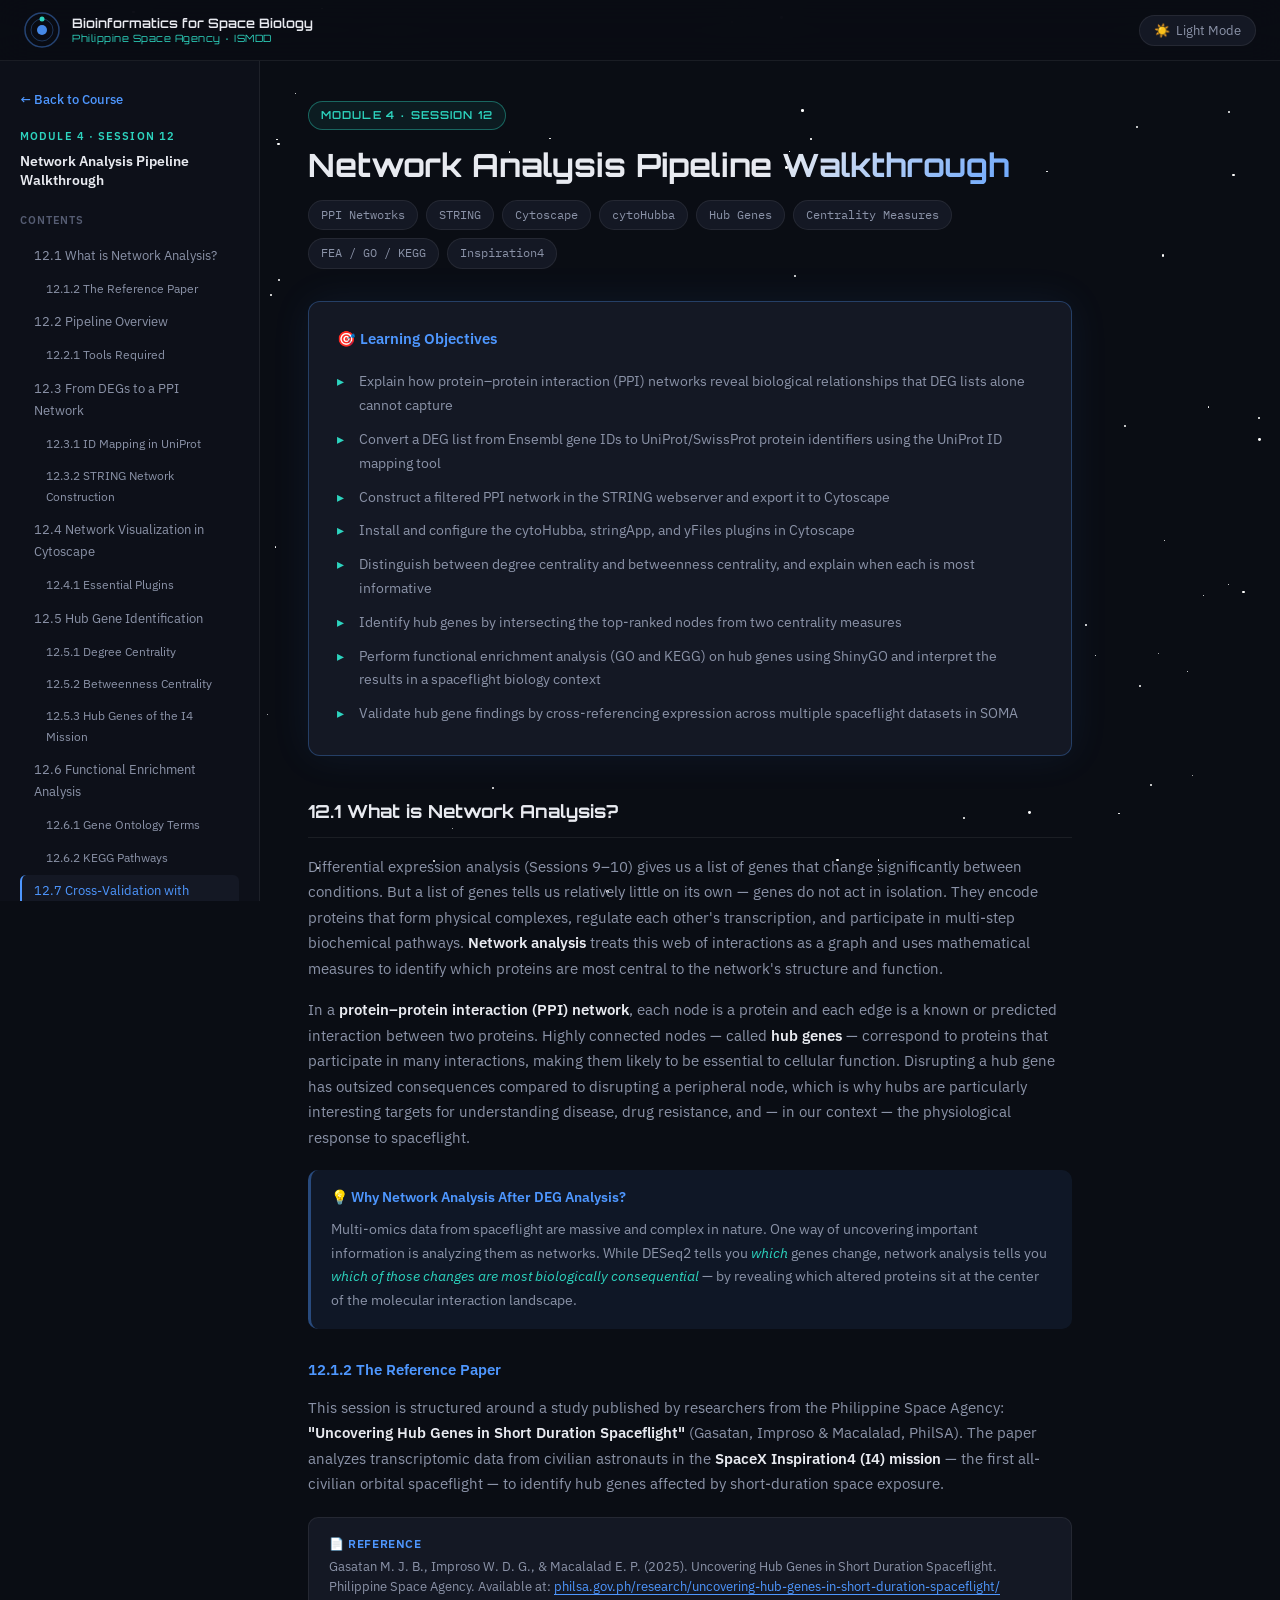
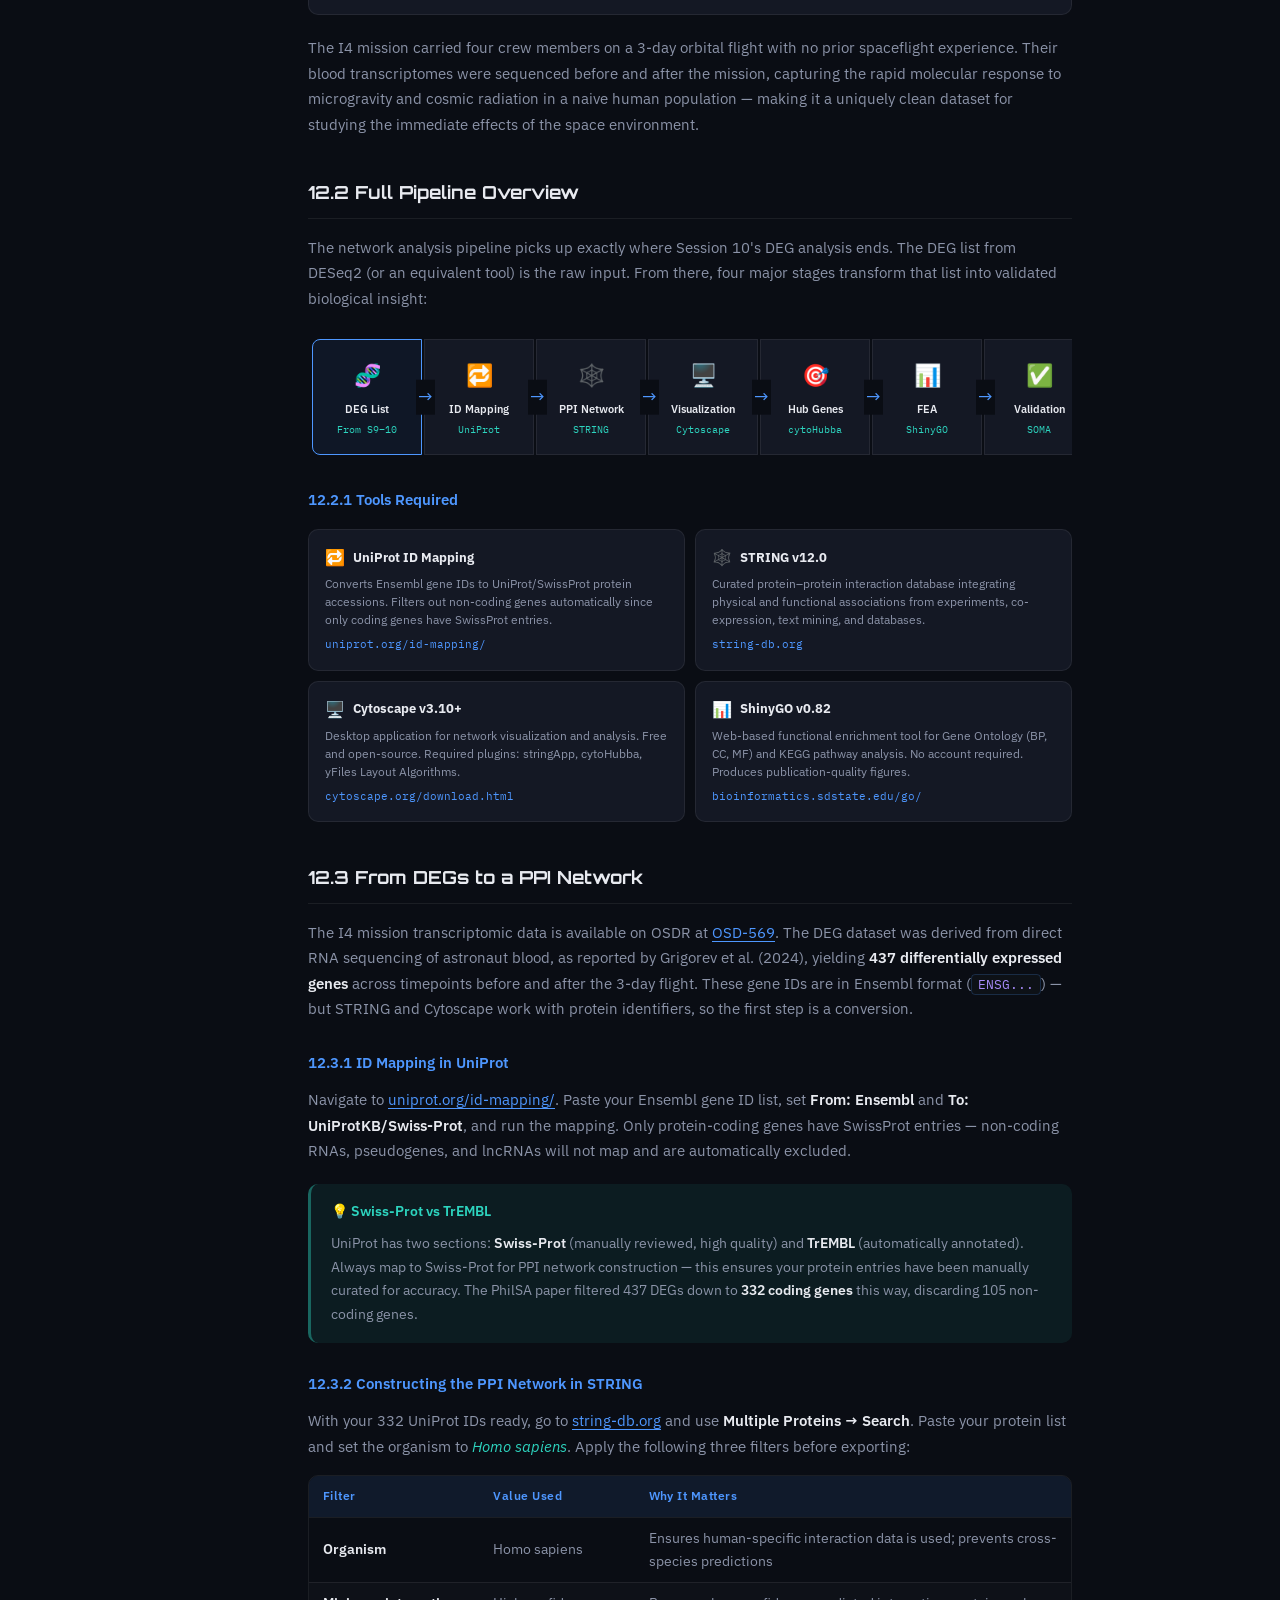
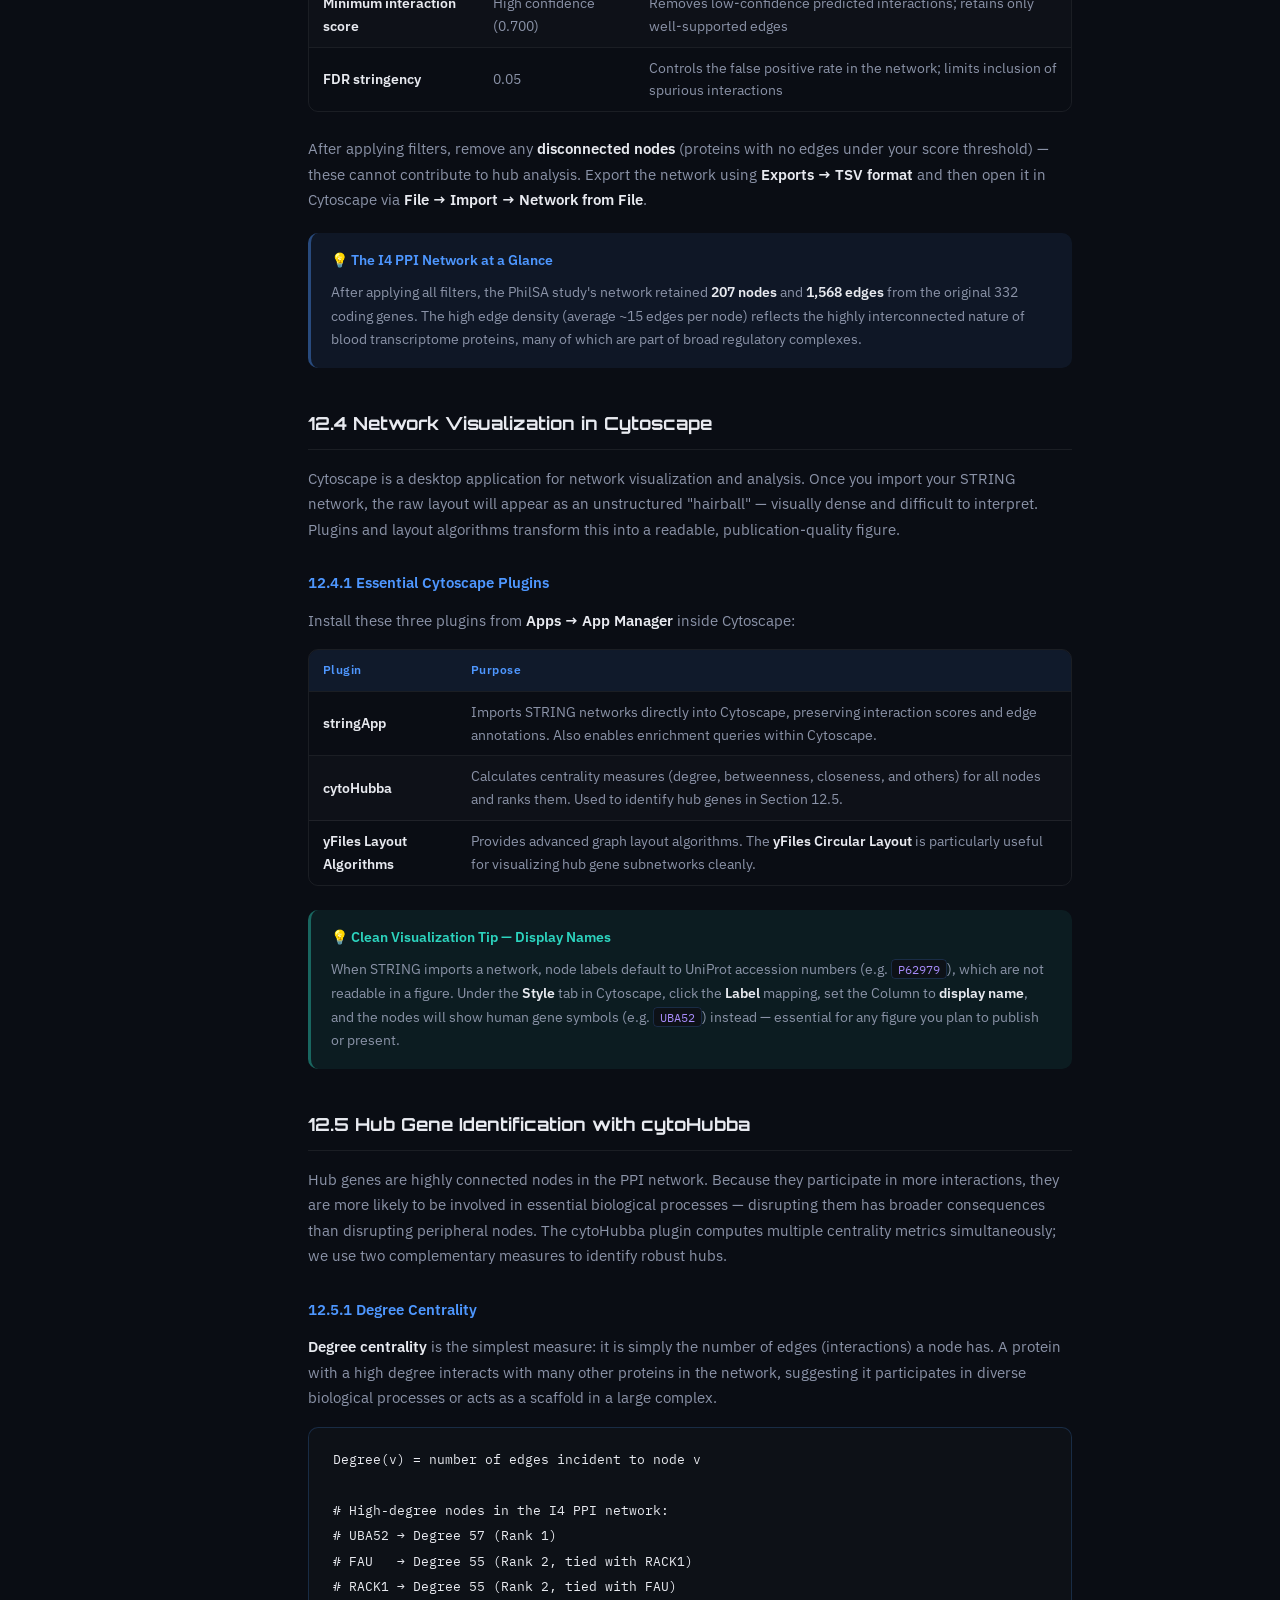
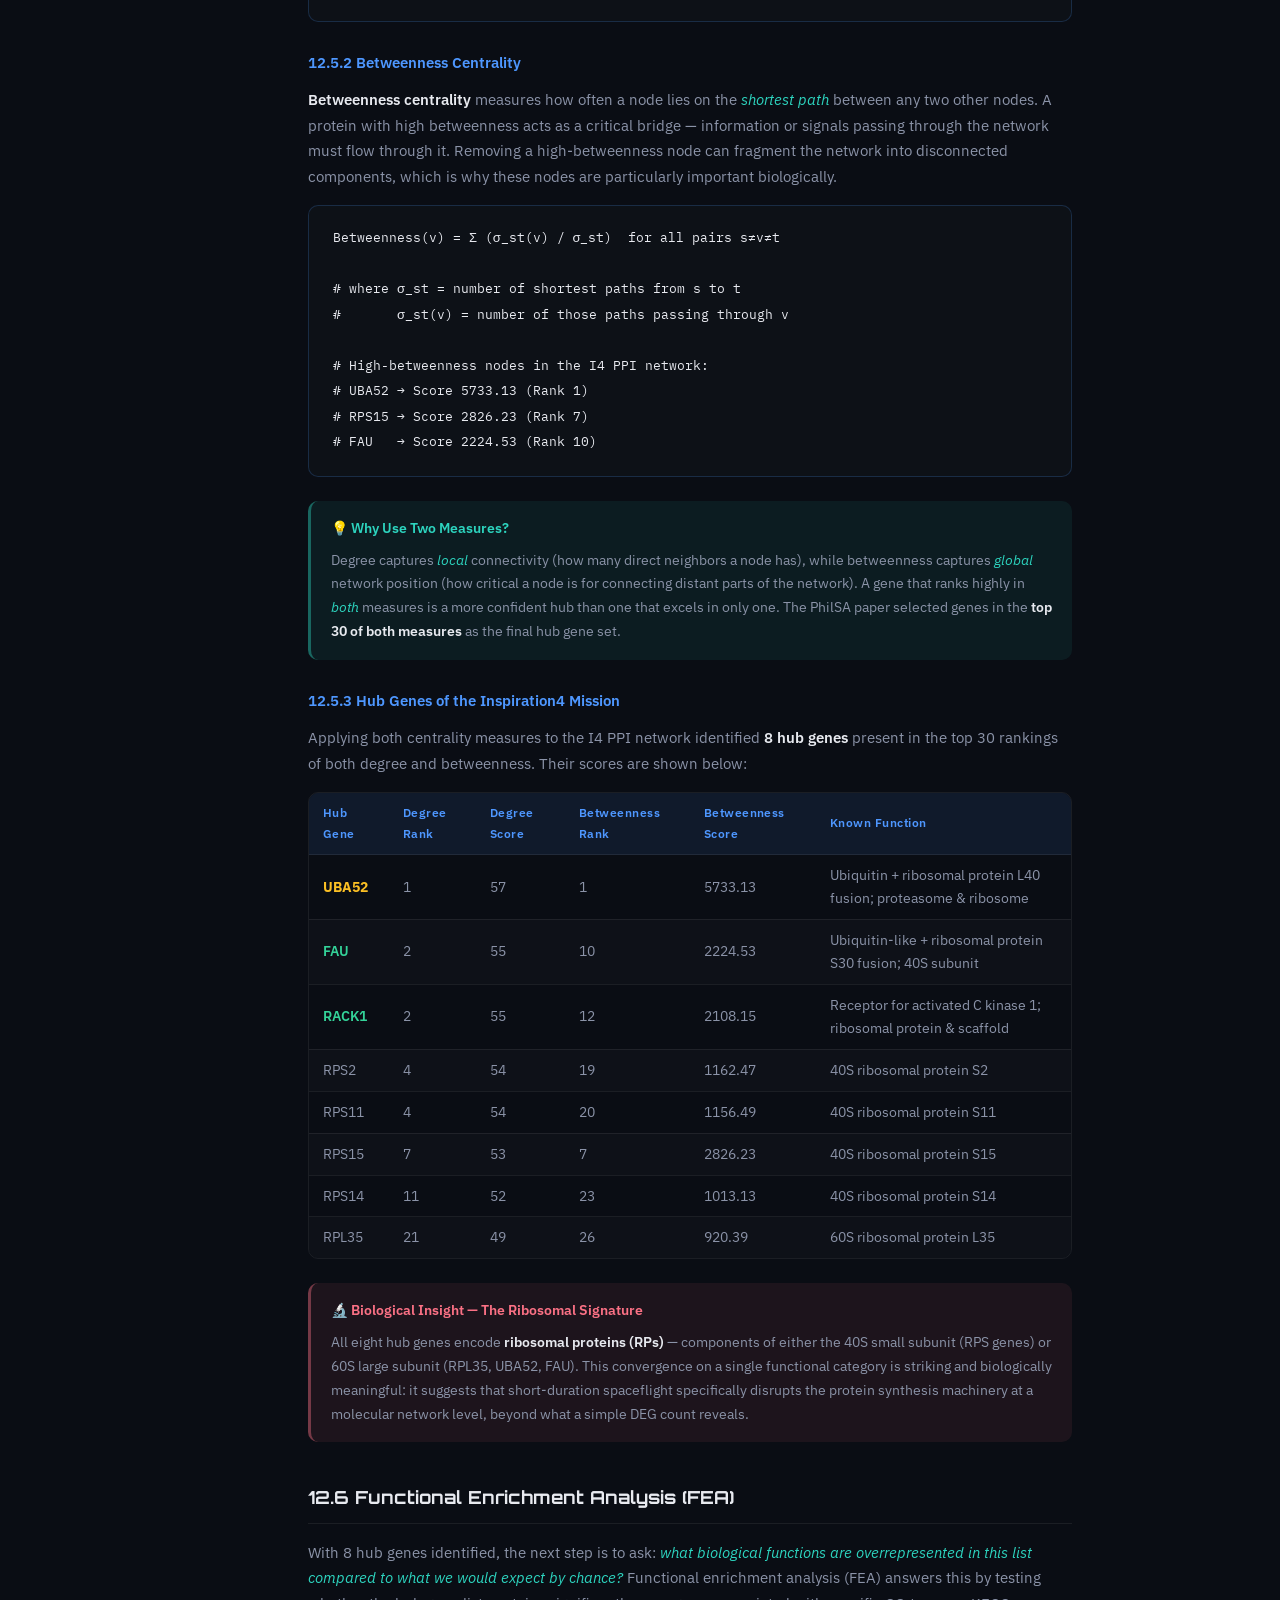
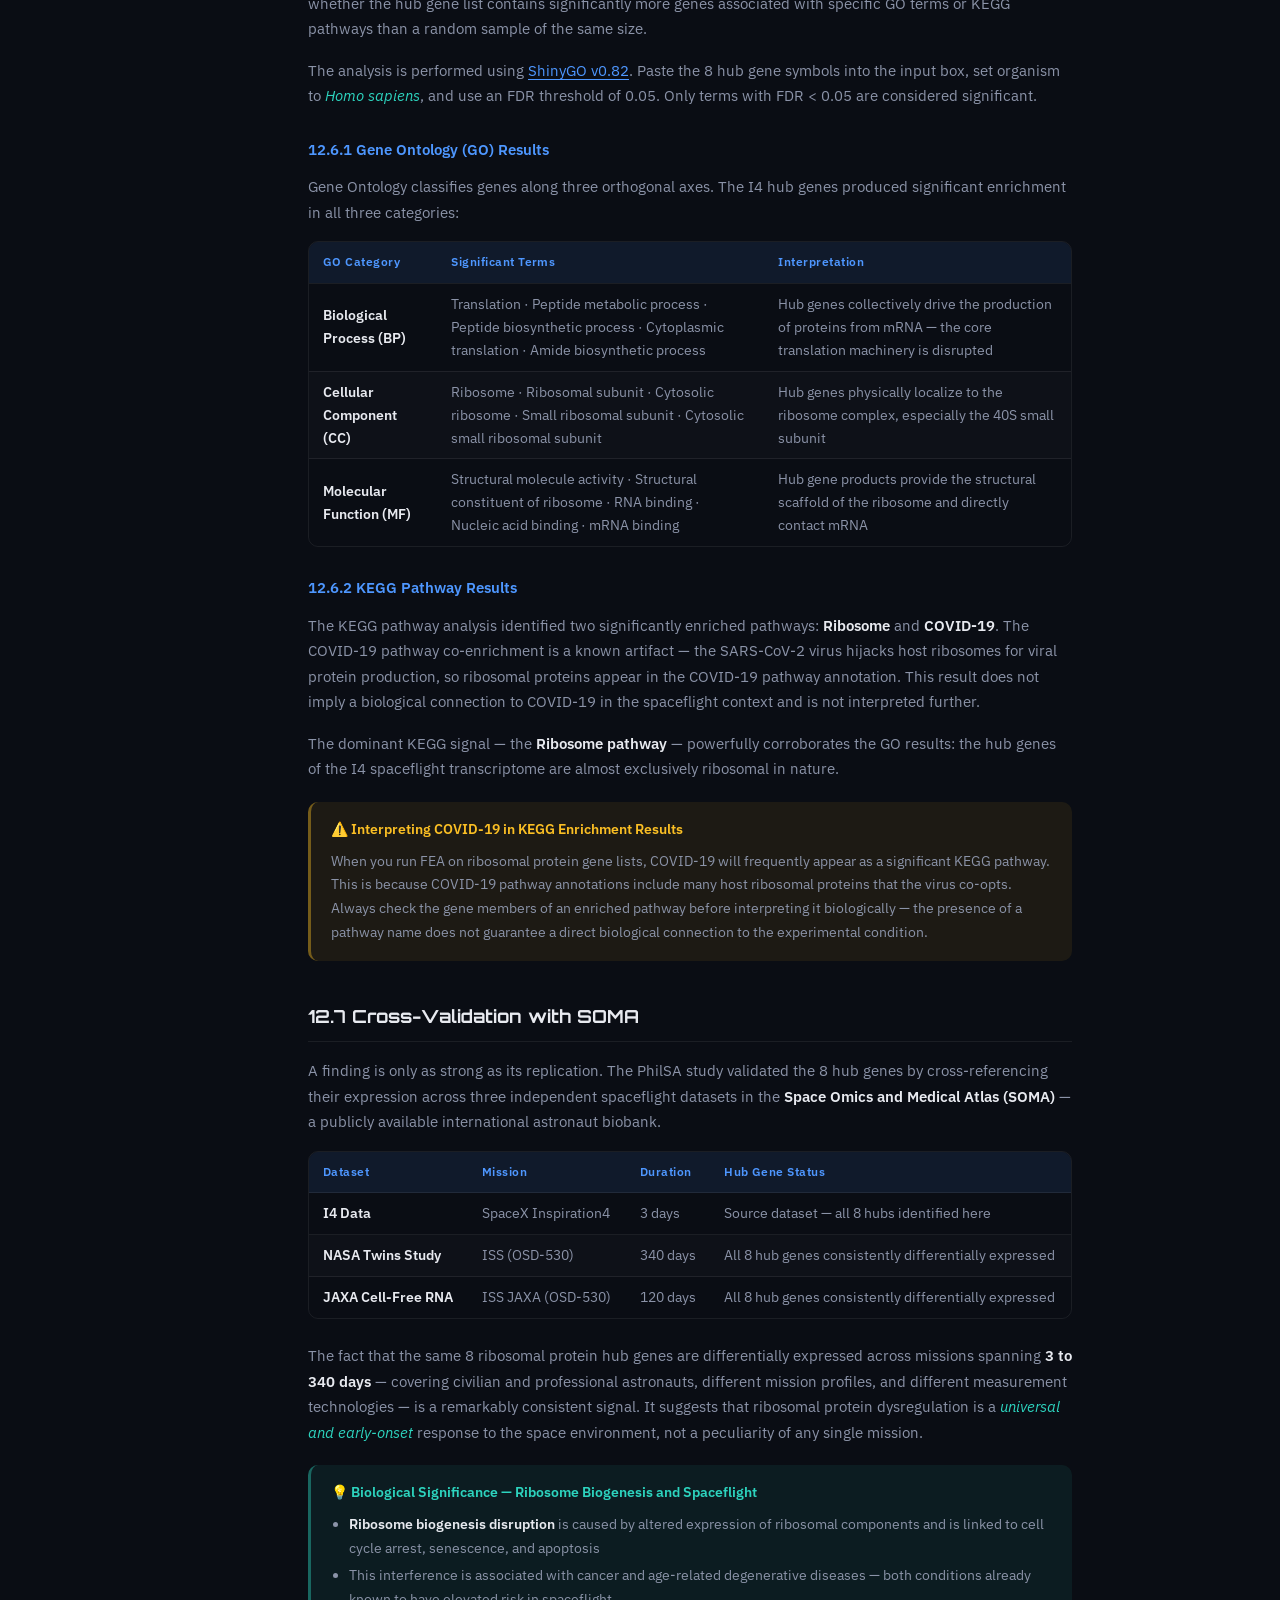
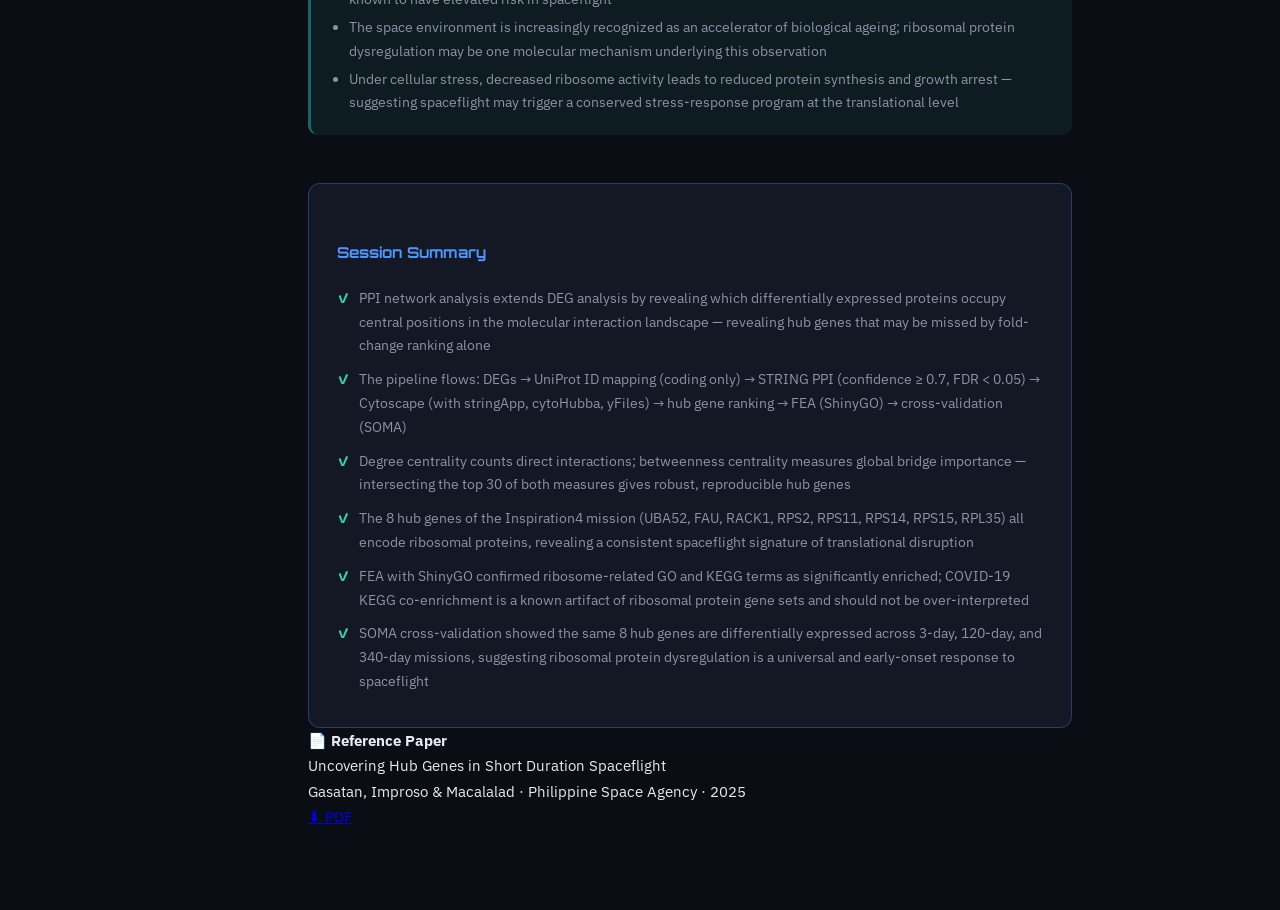
<file: pages/session-s13.html>
<!DOCTYPE html>
<html lang="en" data-theme="dark">
<head>
  <meta charset="UTF-8" /><meta name="viewport" content="width=device-width, initial-scale=1.0" />
  <title>Session 13 · Network Analysis Pipeline Walkthrough · PhilSA-ISMDD</title>
  
  
  
  <style>
    :root[data-theme="dark"] {
      --bg-primary:#0a0d14; --bg-secondary:#111520; --bg-card:#141824; --bg-card-hover:#1a1f2e;
      --border-color:rgba(255,255,255,0.07); --border-accent:rgba(78,151,255,0.3);
      --text-primary:#e8eaf0; --text-secondary:#8b93a8; --text-muted:#555c72;
      --accent-primary:#4e97ff; --accent-teal:#2dd4bf; --accent-purple:#a78bfa;
      --accent-amber:#fbbf24; --accent-rose:#fb7185; --accent-green:#34d399;
      --code-bg:#0d1117; --code-border:rgba(78,151,255,0.2);
      --callout-tip-bg:rgba(45,212,191,0.08); --callout-tip-border:rgba(45,212,191,0.4);
      --callout-warn-bg:rgba(251,191,36,0.08); --callout-warn-border:rgba(251,191,36,0.4);
      --callout-info-bg:rgba(78,151,255,0.08); --callout-info-border:rgba(78,151,255,0.4);
      --callout-rose-bg:rgba(251,113,133,0.08); --callout-rose-border:rgba(251,113,133,0.4);
      --nav-bg:rgba(10,13,20,0.92); --sidebar-bg:#0d1019;
      --table-head-bg:rgba(78,151,255,0.1); --table-stripe:rgba(255,255,255,0.02);
      --shadow-glow:0 0 40px rgba(78,151,255,0.08);
    }
    :root[data-theme="light"] {
      --bg-primary:#f4f6fc; --bg-secondary:#ffffff; --bg-card:#ffffff; --bg-card-hover:#f0f4ff;
      --border-color:rgba(0,0,0,0.08); --border-accent:rgba(59,100,200,0.3);
      --text-primary:#1a1f35; --text-secondary:#4a5068; --text-muted:#8b93a8;
      --accent-primary:#2563eb; --accent-teal:#0d9488; --accent-purple:#7c3aed;
      --accent-amber:#d97706; --accent-rose:#e11d48; --accent-green:#059669;
      --code-bg:#f0f4f8; --code-border:rgba(59,100,200,0.15);
      --callout-tip-bg:rgba(13,148,136,0.06); --callout-tip-border:rgba(13,148,136,0.35);
      --callout-warn-bg:rgba(217,119,6,0.07); --callout-warn-border:rgba(217,119,6,0.35);
      --callout-info-bg:rgba(37,99,235,0.06); --callout-info-border:rgba(37,99,235,0.3);
      --callout-rose-bg:rgba(225,29,72,0.06); --callout-rose-border:rgba(225,29,72,0.3);
      --nav-bg:rgba(244,246,252,0.95); --sidebar-bg:#eef1f9;
      --table-head-bg:rgba(37,99,235,0.08); --table-stripe:rgba(0,0,0,0.02);
      --shadow-glow:0 4px 24px rgba(0,0,0,0.08);
    }
    *,*::before,*::after{box-sizing:border-box;margin:0;padding:0}
    html{scroll-behavior:smooth}
    body{font-family:'IBM Plex Sans',sans-serif;font-size:15px;line-height:1.7;background:var(--bg-primary);color:var(--text-primary);transition:background .3s,color .3s;min-height:100vh}
    #starfield{position:fixed;inset:0;pointer-events:none;z-index:0;opacity:0;transition:opacity .5s}
    [data-theme="dark"] #starfield{opacity:1}
    .star{position:absolute;border-radius:50%;background:white;animation:twinkle var(--dur,3s) ease-in-out infinite}
    @keyframes twinkle{0%,100%{opacity:var(--min,.2)}50%{opacity:var(--max,.8)}}
    #main-nav{position:sticky;top:0;z-index:100;background:var(--nav-bg);backdrop-filter:blur(16px);border-bottom:1px solid var(--border-color)}
    .nav-inner{max-width:1400px;margin:0 auto;padding:0 24px;height:60px;display:flex;align-items:center;justify-content:space-between}
    .nav-brand{display:flex;align-items:center;gap:12px;text-decoration:none}
    .nav-logo{width:36px;height:36px;flex-shrink:0}
    .nav-title{font-family:'Orbitron',monospace;font-size:13px;font-weight:600;color:var(--text-primary);line-height:1.3}
    .nav-title span{display:block;font-size:10px;color:var(--accent-teal);font-weight:400;letter-spacing:.05em}
    .theme-toggle{display:flex;align-items:center;gap:6px;padding:6px 14px;border-radius:20px;border:1px solid var(--border-color);background:var(--bg-card);color:var(--text-secondary);cursor:pointer;font-size:13px;font-family:'IBM Plex Sans',sans-serif;transition:all .2s}
    .theme-toggle:hover{border-color:var(--accent-primary);color:var(--accent-primary)}
    #app{position:relative;z-index:1}
    .content-area{max-width:1400px;margin:0 auto;display:grid;grid-template-columns:260px 1fr;min-height:calc(100vh - 60px)}
    .sidebar{background:var(--sidebar-bg);border-right:1px solid var(--border-color);padding:28px 0;position:sticky;top:60px;height:calc(100vh - 60px);overflow-y:auto;scrollbar-width:thin;scrollbar-color:var(--border-color) transparent}
    .sidebar-back{display:block;padding:0 20px 16px;color:var(--accent-primary);text-decoration:none;font-size:13px;font-weight:500}
    .sidebar-back:hover{color:var(--accent-teal)}
    .sidebar-section{padding:0 20px 20px}
    .sidebar-session-label{font-size:11px;font-weight:600;letter-spacing:.1em;text-transform:uppercase;color:var(--accent-teal);margin-bottom:6px}
    .sidebar-session-title{font-size:14px;font-weight:600;color:var(--text-primary);line-height:1.4}
    .sidebar-section-title{font-size:11px;font-weight:600;letter-spacing:.08em;text-transform:uppercase;color:var(--text-muted);margin-bottom:10px}
    .sidebar-toc{list-style:none}
    .sidebar-toc li{margin-bottom:2px}
    .sidebar-toc a{display:block;padding:5px 12px;color:var(--text-secondary);text-decoration:none;font-size:13px;border-radius:6px;border-left:2px solid transparent;transition:all .15s}
    .sidebar-toc a.toc-sub{padding-left:24px;font-size:12px}
    .sidebar-toc a:hover,.sidebar-toc a.active{color:var(--accent-primary);background:var(--bg-card);border-left-color:var(--accent-primary)}
    .sidebar-divider{height:1px;background:var(--border-color);margin:8px 20px 20px}
    .content-main{padding:40px 48px 80px;max-width:860px}
    .session-hero{margin-bottom:32px}
    .session-badge{display:inline-block;font-family:'Orbitron',monospace;font-size:11px;font-weight:600;letter-spacing:.1em;text-transform:uppercase;color:var(--accent-teal);background:var(--callout-tip-bg);border:1px solid var(--callout-tip-border);border-radius:20px;padding:4px 12px;margin-bottom:16px}
    .session-main-title{font-family:'Orbitron',monospace;font-size:clamp(22px,3vw,32px);font-weight:700;line-height:1.2;margin-bottom:16px;background:linear-gradient(135deg,var(--text-primary) 60%,var(--accent-primary));-webkit-background-clip:text;-webkit-text-fill-color:transparent;background-clip:text}
    .session-topic-pills{display:flex;flex-wrap:wrap;gap:8px;margin-top:12px}
    .topic-pill{font-size:12px;padding:4px 12px;border-radius:20px;background:var(--bg-card);border:1px solid var(--border-color);color:var(--text-secondary);font-family:'IBM Plex Mono',monospace}
    .objectives-box{background:var(--bg-card);border:1px solid var(--border-accent);border-radius:12px;padding:24px 28px;margin-bottom:36px;box-shadow:var(--shadow-glow)}
    .objectives-box h3{font-size:15px;font-weight:600;color:var(--accent-primary);margin-bottom:14px}
    .objectives-box ul{list-style:none}
    .objectives-box li{padding:5px 0 5px 22px;position:relative;color:var(--text-secondary);font-size:14px}
    .objectives-box li::before{content:'▸';position:absolute;left:0;color:var(--accent-teal)}
    .content-body h2{font-family:'Orbitron',monospace;font-size:18px;font-weight:700;color:var(--text-primary);margin:40px 0 16px;padding-bottom:10px;border-bottom:1px solid var(--border-color);scroll-margin-top:80px}
    .content-body h3{font-size:15px;font-weight:600;color:var(--accent-primary);margin:28px 0 12px;scroll-margin-top:80px}
    .content-body p{color:var(--text-secondary);margin-bottom:16px}
    .content-body strong{color:var(--text-primary);font-weight:600}
    .content-body em{color:var(--accent-teal);font-style:italic}
    .content-body a{color:var(--accent-primary);text-underline-offset:3px}
    .content-body a:hover{color:var(--accent-teal)}
    pre{background:var(--code-bg);border:1px solid var(--code-border);border-radius:10px;padding:20px 24px;overflow-x:auto;margin:16px 0 24px}
    pre code{font-family:'IBM Plex Mono',monospace;font-size:13px;color:var(--accent-teal);line-height:1.65}
    code{font-family:'IBM Plex Mono',monospace;font-size:.875em;background:var(--code-bg);border:1px solid var(--code-border);border-radius:4px;padding:1px 6px;color:var(--accent-purple)}
    pre code{background:none;border:none;padding:0;color:inherit}
    .callout{border-radius:10px;padding:16px 20px;margin:20px 0;font-size:14px}
    .callout-title{font-weight:600;margin-bottom:8px;font-size:14px}
    .callout p,.callout ul{margin:0;font-size:14px}
    .callout ul{padding-left:18px}
    .callout li{margin-bottom:4px;color:var(--text-secondary)}
    .callout-tip{background:var(--callout-tip-bg);border-left:3px solid var(--callout-tip-border)}
    .callout-tip .callout-title{color:var(--accent-teal)}
    .callout-warning{background:var(--callout-warn-bg);border-left:3px solid var(--callout-warn-border)}
    .callout-warning .callout-title{color:var(--accent-amber)}
    .callout-info{background:var(--callout-info-bg);border-left:3px solid var(--callout-info-border)}
    .callout-info .callout-title{color:var(--accent-primary)}
    .callout-rose{background:var(--callout-rose-bg);border-left:3px solid var(--callout-rose-border)}
    .callout-rose .callout-title{color:var(--accent-rose)}
    .table-wrap{overflow-x:auto;margin:16px 0 24px;border-radius:10px;border:1px solid var(--border-color)}
    table{width:100%;border-collapse:collapse;font-size:13.5px}
    thead{background:var(--table-head-bg)}
    th{padding:10px 14px;text-align:left;font-weight:600;color:var(--accent-primary);font-size:12px;letter-spacing:.04em;border-bottom:1px solid var(--border-color)}
    td{padding:9px 14px;border-bottom:1px solid var(--border-color);color:var(--text-secondary)}
    tr:last-child td{border-bottom:none}
    tr:nth-child(even) td{background:var(--table-stripe)}
    td code{font-size:12px}

    /* Pipeline flow */
    .pipeline-flow{display:flex;gap:0;align-items:stretch;margin:24px 0;overflow-x:auto;padding:4px}
    .pipeline-step{flex:1;min-width:110px;background:var(--bg-card);border:1px solid var(--border-color);padding:16px 10px;text-align:center;position:relative;transition:background .2s}
    .pipeline-step:first-child{border-radius:8px 0 0 8px}
    .pipeline-step:last-child{border-radius:0 8px 8px 0}
    .pipeline-step:not(:last-child)::after{content:'→';position:absolute;right:-14px;top:50%;transform:translateY(-50%);color:var(--accent-primary);font-size:18px;z-index:1;background:var(--bg-primary);padding:2px}
    .pipeline-step:not(:last-child){margin-right:2px}
    .pipeline-step:hover{background:var(--bg-card-hover);border-color:var(--accent-primary)}
    .pipeline-step-icon{font-size:22px;margin-bottom:6px}
    .pipeline-step-name{font-size:11px;font-weight:600;color:var(--text-primary);margin-bottom:3px}
    .pipeline-step-tool{font-size:10px;color:var(--accent-teal);font-family:'IBM Plex Mono',monospace}
    .pipeline-step.active{border-color:var(--accent-primary);background:var(--callout-info-bg)}

    /* Tool box */
    .tool-box{display:grid;grid-template-columns:1fr 1fr;gap:10px;margin:16px 0 24px}
    .tool-card{background:var(--bg-card);border:1px solid var(--border-color);border-radius:10px;padding:14px 16px;transition:border-color .2s}
    .tool-card:hover{border-color:var(--border-accent)}
    .tool-card-name{font-size:13px;font-weight:700;color:var(--text-primary);margin-bottom:4px;display:flex;align-items:center;gap:8px}
    .tool-card-name .tool-icon{font-size:16px}
    .tool-card-desc{font-size:12px;color:var(--text-secondary);line-height:1.5}
    .tool-card-link{display:inline-block;margin-top:6px;font-size:11px;color:var(--accent-primary);font-family:'IBM Plex Mono',monospace;text-decoration:none}
    .tool-card-link:hover{color:var(--accent-teal)}

    /* Hub gene table highlight */
    .hub-rank-1{color:var(--accent-amber)!important;font-weight:700}
    .hub-rank-top{color:var(--accent-green)!important;font-weight:600}

    /* Cite box */
    .cite-box{background:var(--bg-card);border:1px solid var(--border-color);border-radius:10px;padding:16px 20px;margin:20px 0;font-size:13px;color:var(--text-secondary);line-height:1.6}
    .cite-box strong{color:var(--accent-primary);display:block;margin-bottom:4px;font-size:12px;letter-spacing:.05em;text-transform:uppercase}

    /* Summary */
    .summary-box{background:var(--bg-card);border:1px solid var(--border-accent);border-radius:12px;padding:28px;margin-top:48px}
    .summary-box h3{font-family:'Orbitron',monospace;font-size:15px;font-weight:700;color:var(--accent-primary);margin-bottom:16px}
    .summary-box ul{list-style:none}
    .summary-box li{padding:5px 0 5px 22px;position:relative;color:var(--text-secondary);font-size:14px}
    .summary-box li::before{content:'✓';position:absolute;left:0;color:var(--accent-green);font-weight:700}

    @media(max-width:900px){
      .content-area{grid-template-columns:1fr}
      .sidebar{position:static;height:auto;border-right:none;border-bottom:1px solid var(--border-color)}
      .content-main{padding:24px 20px 60px}
      .pipeline-flow{flex-direction:column}
      .pipeline-step{border-radius:8px!important;margin-right:0!important;margin-bottom:4px}
      .pipeline-step:not(:last-child)::after{content:'↓';right:50%;top:auto;bottom:-18px;transform:translateX(50%)}
      .tool-box{grid-template-columns:1fr}
    }
  </style>
  <link href="https://fonts.googleapis.com/css2?family=Orbitron:wght@400;600;700;900&family=IBM+Plex+Sans:ital,wght@0,300;0,400;0,500;0,600;1,300;1,400&family=IBM+Plex+Mono:wght@400;500;600&display=swap" rel="stylesheet" />
</head>
<body>
<div id="starfield" aria-hidden="true"></div>
<div id="app">

  <nav id="main-nav"><div class="nav-inner">
    <a href="../index.html" class="nav-brand">
      <svg class="nav-logo" viewBox="0 0 36 36" fill="none">
        <circle cx="18" cy="18" r="17" stroke="var(--accent-primary)" stroke-width="1.5" fill="none" opacity="0.4"/>
        <circle cx="18" cy="18" r="11" stroke="var(--accent-primary)" stroke-width="1" fill="none" opacity="0.3"/>
        <circle cx="18" cy="18" r="5" fill="var(--accent-primary)" opacity="0.9"/>
        <circle cx="18" cy="7" r="2.5" fill="var(--accent-teal)"/>
      </svg>
      <div class="nav-title">Bioinformatics for Space Biology<span>Philippine Space Agency · ISMDD</span></div>
    </a>
    <button class="theme-toggle" onclick="toggleTheme()"><span id="theme-icon">☀️</span><span id="theme-label">Light Mode</span></button>
  </div></nav>

  <div class="content-area">
    <aside class="sidebar">
      <a href="../index.html" class="sidebar-back">← Back to Course</a>
      <div class="sidebar-section">
        <div class="sidebar-session-label">Module 4 · Session 12</div>
        <div class="sidebar-session-title">Network Analysis Pipeline Walkthrough</div>
      </div>
      <div class="sidebar-section">
        <div class="sidebar-section-title">Contents</div>
        <ul class="sidebar-toc">
          <li><a href="#s12-overview">12.1 What is Network Analysis?</a></li>
          <li><a href="#s12-paper" class="toc-sub">12.1.2 The Reference Paper</a></li>
          <li><a href="#s12-pipeline">12.2 Pipeline Overview</a></li>
          <li><a href="#s12-tools" class="toc-sub">12.2.1 Tools Required</a></li>
          <li><a href="#s12-degs">12.3 From DEGs to a PPI Network</a></li>
          <li><a href="#s12-idmap" class="toc-sub">12.3.1 ID Mapping in UniProt</a></li>
          <li><a href="#s12-string" class="toc-sub">12.3.2 STRING Network Construction</a></li>
          <li><a href="#s12-cytoscape">12.4 Network Visualization in Cytoscape</a></li>
          <li><a href="#s12-plugins" class="toc-sub">12.4.1 Essential Plugins</a></li>
          <li><a href="#s12-hubba">12.5 Hub Gene Identification</a></li>
          <li><a href="#s12-degree" class="toc-sub">12.5.1 Degree Centrality</a></li>
          <li><a href="#s12-betweenness" class="toc-sub">12.5.2 Betweenness Centrality</a></li>
          <li><a href="#s12-results" class="toc-sub">12.5.3 Hub Genes of the I4 Mission</a></li>
          <li><a href="#s12-fea">12.6 Functional Enrichment Analysis</a></li>
          <li><a href="#s12-go" class="toc-sub">12.6.1 Gene Ontology Terms</a></li>
          <li><a href="#s12-kegg" class="toc-sub">12.6.2 KEGG Pathways</a></li>
          <li><a href="#s12-validation">12.7 Cross-Validation with SOMA</a></li>
          <li><a href="#s12-summary">Session Summary</a></li>
        </ul>
      </div>
      <div class="sidebar-divider"></div>
      <div class="sidebar-section"><div class="sidebar-section-title">All Sessions</div><div id="all-sessions-nav"></div></div>
    </aside>

    <main class="content-main">
      <div class="session-hero">
        <div class="session-badge">Module 4 · Session 12</div>
        <h1 class="session-main-title">Network Analysis Pipeline Walkthrough</h1>
        <div class="session-topic-pills">
          <span class="topic-pill">PPI Networks</span>
          <span class="topic-pill">STRING</span>
          <span class="topic-pill">Cytoscape</span>
          <span class="topic-pill">cytoHubba</span>
          <span class="topic-pill">Hub Genes</span>
          <span class="topic-pill">Centrality Measures</span>
          <span class="topic-pill">FEA / GO / KEGG</span>
          <span class="topic-pill">Inspiration4</span>
        </div>
      </div>

      <div class="objectives-box">
        <h3>🎯 Learning Objectives</h3>
        <ul>
          <li>Explain how protein–protein interaction (PPI) networks reveal biological relationships that DEG lists alone cannot capture</li>
          <li>Convert a DEG list from Ensembl gene IDs to UniProt/SwissProt protein identifiers using the UniProt ID mapping tool</li>
          <li>Construct a filtered PPI network in the STRING webserver and export it to Cytoscape</li>
          <li>Install and configure the cytoHubba, stringApp, and yFiles plugins in Cytoscape</li>
          <li>Distinguish between degree centrality and betweenness centrality, and explain when each is most informative</li>
          <li>Identify hub genes by intersecting the top-ranked nodes from two centrality measures</li>
          <li>Perform functional enrichment analysis (GO and KEGG) on hub genes using ShinyGO and interpret the results in a spaceflight biology context</li>
          <li>Validate hub gene findings by cross-referencing expression across multiple spaceflight datasets in SOMA</li>
        </ul>
      </div>

      <div class="content-body">

        <!-- 12.1 -->
        <h2 id="s12-overview">12.1 What is Network Analysis?</h2>
        <p>Differential expression analysis (Sessions 9–10) gives us a list of genes that change significantly between conditions. But a list of genes tells us relatively little on its own — genes do not act in isolation. They encode proteins that form physical complexes, regulate each other's transcription, and participate in multi-step biochemical pathways. <strong>Network analysis</strong> treats this web of interactions as a graph and uses mathematical measures to identify which proteins are most central to the network's structure and function.</p>
        <p>In a <strong>protein–protein interaction (PPI) network</strong>, each node is a protein and each edge is a known or predicted interaction between two proteins. Highly connected nodes — called <strong>hub genes</strong> — correspond to proteins that participate in many interactions, making them likely to be essential to cellular function. Disrupting a hub gene has outsized consequences compared to disrupting a peripheral node, which is why hubs are particularly interesting targets for understanding disease, drug resistance, and — in our context — the physiological response to spaceflight.</p>

        <div class="callout callout-info">
          <div class="callout-title">💡 Why Network Analysis After DEG Analysis?</div>
          <p>Multi-omics data from spaceflight are massive and complex in nature. One way of uncovering important information is analyzing them as networks. While DESeq2 tells you <em>which</em> genes change, network analysis tells you <em>which of those changes are most biologically consequential</em> — by revealing which altered proteins sit at the center of the molecular interaction landscape.</p>
        </div>

        <h3 id="s12-paper">12.1.2 The Reference Paper</h3>
        <p>This session is structured around a study published by researchers from the Philippine Space Agency: <strong>"Uncovering Hub Genes in Short Duration Spaceflight"</strong> (Gasatan, Improso &amp; Macalalad, PhilSA). The paper analyzes transcriptomic data from civilian astronauts in the <strong>SpaceX Inspiration4 (I4) mission</strong> — the first all-civilian orbital spaceflight — to identify hub genes affected by short-duration space exposure.</p>

        <div class="cite-box">
          <strong>📄 Reference</strong>
          Gasatan M. J. B., Improso W. D. G., &amp; Macalalad E. P. (2025). Uncovering Hub Genes in Short Duration Spaceflight. Philippine Space Agency. Available at: <a href="https://philsa.gov.ph/research/uncovering-hub-genes-in-short-duration-spaceflight/" target="_blank" rel="noopener">philsa.gov.ph/research/uncovering-hub-genes-in-short-duration-spaceflight/</a>
        </div>

        <p>The I4 mission carried four crew members on a 3-day orbital flight with no prior spaceflight experience. Their blood transcriptomes were sequenced before and after the mission, capturing the rapid molecular response to microgravity and cosmic radiation in a naive human population — making it a uniquely clean dataset for studying the immediate effects of the space environment.</p>

        <!-- 12.2 Pipeline -->
        <h2 id="s12-pipeline">12.2 Full Pipeline Overview</h2>
        <p>The network analysis pipeline picks up exactly where Session 10's DEG analysis ends. The DEG list from DESeq2 (or an equivalent tool) is the raw input. From there, four major stages transform that list into validated biological insight:</p>

        <div class="pipeline-flow">
          <div class="pipeline-step active">
            <div class="pipeline-step-icon">🧬</div>
            <div class="pipeline-step-name">DEG List</div>
            <div class="pipeline-step-tool">From S9–10</div>
          </div>
          <div class="pipeline-step">
            <div class="pipeline-step-icon">🔁</div>
            <div class="pipeline-step-name">ID Mapping</div>
            <div class="pipeline-step-tool">UniProt</div>
          </div>
          <div class="pipeline-step">
            <div class="pipeline-step-icon">🕸️</div>
            <div class="pipeline-step-name">PPI Network</div>
            <div class="pipeline-step-tool">STRING</div>
          </div>
          <div class="pipeline-step">
            <div class="pipeline-step-icon">🖥️</div>
            <div class="pipeline-step-name">Visualization</div>
            <div class="pipeline-step-tool">Cytoscape</div>
          </div>
          <div class="pipeline-step">
            <div class="pipeline-step-icon">🎯</div>
            <div class="pipeline-step-name">Hub Genes</div>
            <div class="pipeline-step-tool">cytoHubba</div>
          </div>
          <div class="pipeline-step">
            <div class="pipeline-step-icon">📊</div>
            <div class="pipeline-step-name">FEA</div>
            <div class="pipeline-step-tool">ShinyGO</div>
          </div>
          <div class="pipeline-step">
            <div class="pipeline-step-icon">✅</div>
            <div class="pipeline-step-name">Validation</div>
            <div class="pipeline-step-tool">SOMA</div>
          </div>
        </div>

        <h3 id="s12-tools">12.2.1 Tools Required</h3>
        <div class="tool-box">
          <div class="tool-card">
            <div class="tool-card-name"><span class="tool-icon">🔁</span> UniProt ID Mapping</div>
            <div class="tool-card-desc">Converts Ensembl gene IDs to UniProt/SwissProt protein accessions. Filters out non-coding genes automatically since only coding genes have SwissProt entries.</div>
            <a class="tool-card-link" href="https://www.uniprot.org/id-mapping/" target="_blank" rel="noopener">uniprot.org/id-mapping/</a>
          </div>
          <div class="tool-card">
            <div class="tool-card-name"><span class="tool-icon">🕸️</span> STRING v12.0</div>
            <div class="tool-card-desc">Curated protein–protein interaction database integrating physical and functional associations from experiments, co-expression, text mining, and databases.</div>
            <a class="tool-card-link" href="https://string-db.org" target="_blank" rel="noopener">string-db.org</a>
          </div>
          <div class="tool-card">
            <div class="tool-card-name"><span class="tool-icon">🖥️</span> Cytoscape v3.10+</div>
            <div class="tool-card-desc">Desktop application for network visualization and analysis. Free and open-source. Required plugins: stringApp, cytoHubba, yFiles Layout Algorithms.</div>
            <a class="tool-card-link" href="https://cytoscape.org/download.html" target="_blank" rel="noopener">cytoscape.org/download.html</a>
          </div>
          <div class="tool-card">
            <div class="tool-card-name"><span class="tool-icon">📊</span> ShinyGO v0.82</div>
            <div class="tool-card-desc">Web-based functional enrichment tool for Gene Ontology (BP, CC, MF) and KEGG pathway analysis. No account required. Produces publication-quality figures.</div>
            <a class="tool-card-link" href="http://bioinformatics.sdstate.edu/go/" target="_blank" rel="noopener">bioinformatics.sdstate.edu/go/</a>
          </div>
        </div>

        <!-- 12.3 -->
        <h2 id="s12-degs">12.3 From DEGs to a PPI Network</h2>
        <p>The I4 mission transcriptomic data is available on OSDR at <a href="https://osdr.nasa.gov/bio/repo/data/studies/OSD-569" target="_blank" rel="noopener">OSD-569</a>. The DEG dataset was derived from direct RNA sequencing of astronaut blood, as reported by Grigorev et al. (2024), yielding <strong>437 differentially expressed genes</strong> across timepoints before and after the 3-day flight. These gene IDs are in Ensembl format (<code>ENSG...</code>) — but STRING and Cytoscape work with protein identifiers, so the first step is a conversion.</p>

        <h3 id="s12-idmap">12.3.1 ID Mapping in UniProt</h3>
        <p>Navigate to <a href="https://www.uniprot.org/id-mapping/" target="_blank" rel="noopener">uniprot.org/id-mapping/</a>. Paste your Ensembl gene ID list, set <strong>From: Ensembl</strong> and <strong>To: UniProtKB/Swiss-Prot</strong>, and run the mapping. Only protein-coding genes have SwissProt entries — non-coding RNAs, pseudogenes, and lncRNAs will not map and are automatically excluded.</p>

        <div class="callout callout-tip">
          <div class="callout-title">💡 Swiss-Prot vs TrEMBL</div>
          <p>UniProt has two sections: <strong>Swiss-Prot</strong> (manually reviewed, high quality) and <strong>TrEMBL</strong> (automatically annotated). Always map to Swiss-Prot for PPI network construction — this ensures your protein entries have been manually curated for accuracy. The PhilSA paper filtered 437 DEGs down to <strong>332 coding genes</strong> this way, discarding 105 non-coding genes.</p>
        </div>

        <h3 id="s12-string">12.3.2 Constructing the PPI Network in STRING</h3>
        <p>With your 332 UniProt IDs ready, go to <a href="https://string-db.org" target="_blank" rel="noopener">string-db.org</a> and use <strong>Multiple Proteins → Search</strong>. Paste your protein list and set the organism to <em>Homo sapiens</em>. Apply the following three filters before exporting:</p>

        <div class="table-wrap"><table>
          <thead><tr><th>Filter</th><th>Value Used</th><th>Why It Matters</th></tr></thead>
          <tbody>
            <tr><td><strong>Organism</strong></td><td>Homo sapiens</td><td>Ensures human-specific interaction data is used; prevents cross-species predictions</td></tr>
            <tr><td><strong>Minimum interaction score</strong></td><td>High confidence (0.700)</td><td>Removes low-confidence predicted interactions; retains only well-supported edges</td></tr>
            <tr><td><strong>FDR stringency</strong></td><td>0.05</td><td>Controls the false positive rate in the network; limits inclusion of spurious interactions</td></tr>
          </tbody>
        </table></div>

        <p>After applying filters, remove any <strong>disconnected nodes</strong> (proteins with no edges under your score threshold) — these cannot contribute to hub analysis. Export the network using <strong>Exports → TSV format</strong> and then open it in Cytoscape via <strong>File → Import → Network from File</strong>.</p>

        <div class="callout callout-info">
          <div class="callout-title">💡 The I4 PPI Network at a Glance</div>
          <p>After applying all filters, the PhilSA study's network retained <strong>207 nodes</strong> and <strong>1,568 edges</strong> from the original 332 coding genes. The high edge density (average ~15 edges per node) reflects the highly interconnected nature of blood transcriptome proteins, many of which are part of broad regulatory complexes.</p>
        </div>

        <!-- 12.4 -->
        <h2 id="s12-cytoscape">12.4 Network Visualization in Cytoscape</h2>
        <p>Cytoscape is a desktop application for network visualization and analysis. Once you import your STRING network, the raw layout will appear as an unstructured "hairball" — visually dense and difficult to interpret. Plugins and layout algorithms transform this into a readable, publication-quality figure.</p>

        <h3 id="s12-plugins">12.4.1 Essential Cytoscape Plugins</h3>
        <p>Install these three plugins from <strong>Apps → App Manager</strong> inside Cytoscape:</p>

        <div class="table-wrap"><table>
          <thead><tr><th>Plugin</th><th>Purpose</th></tr></thead>
          <tbody>
            <tr><td><strong>stringApp</strong></td><td>Imports STRING networks directly into Cytoscape, preserving interaction scores and edge annotations. Also enables enrichment queries within Cytoscape.</td></tr>
            <tr><td><strong>cytoHubba</strong></td><td>Calculates centrality measures (degree, betweenness, closeness, and others) for all nodes and ranks them. Used to identify hub genes in Section 12.5.</td></tr>
            <tr><td><strong>yFiles Layout Algorithms</strong></td><td>Provides advanced graph layout algorithms. The <strong>yFiles Circular Layout</strong> is particularly useful for visualizing hub gene subnetworks cleanly.</td></tr>
          </tbody>
        </table></div>

        <div class="callout callout-tip">
          <div class="callout-title">💡 Clean Visualization Tip — Display Names</div>
          <p>When STRING imports a network, node labels default to UniProt accession numbers (e.g. <code>P62979</code>), which are not readable in a figure. Under the <strong>Style</strong> tab in Cytoscape, click the <strong>Label</strong> mapping, set the Column to <strong>display name</strong>, and the nodes will show human gene symbols (e.g. <code>UBA52</code>) instead — essential for any figure you plan to publish or present.</p>
        </div>

        <!-- 12.5 -->
        <h2 id="s12-hubba">12.5 Hub Gene Identification with cytoHubba</h2>
        <p>Hub genes are highly connected nodes in the PPI network. Because they participate in more interactions, they are more likely to be involved in essential biological processes — disrupting them has broader consequences than disrupting peripheral nodes. The cytoHubba plugin computes multiple centrality metrics simultaneously; we use two complementary measures to identify robust hubs.</p>

        <h3 id="s12-degree">12.5.1 Degree Centrality</h3>
        <p><strong>Degree centrality</strong> is the simplest measure: it is simply the number of edges (interactions) a node has. A protein with a high degree interacts with many other proteins in the network, suggesting it participates in diverse biological processes or acts as a scaffold in a large complex.</p>

        <pre><code>Degree(v) = number of edges incident to node v

# High-degree nodes in the I4 PPI network:
# UBA52 → Degree 57 (Rank 1)
# FAU   → Degree 55 (Rank 2, tied with RACK1)
# RACK1 → Degree 55 (Rank 2, tied with FAU)</code></pre>

        <h3 id="s12-betweenness">12.5.2 Betweenness Centrality</h3>
        <p><strong>Betweenness centrality</strong> measures how often a node lies on the <em>shortest path</em> between any two other nodes. A protein with high betweenness acts as a critical bridge — information or signals passing through the network must flow through it. Removing a high-betweenness node can fragment the network into disconnected components, which is why these nodes are particularly important biologically.</p>

        <pre><code>Betweenness(v) = Σ (σ_st(v) / σ_st)  for all pairs s≠v≠t

# where σ_st = number of shortest paths from s to t
#       σ_st(v) = number of those paths passing through v

# High-betweenness nodes in the I4 PPI network:
# UBA52 → Score 5733.13 (Rank 1)
# RPS15 → Score 2826.23 (Rank 7)
# FAU   → Score 2224.53 (Rank 10)</code></pre>

        <div class="callout callout-tip">
          <div class="callout-title">💡 Why Use Two Measures?</div>
          <p>Degree captures <em>local</em> connectivity (how many direct neighbors a node has), while betweenness captures <em>global</em> network position (how critical a node is for connecting distant parts of the network). A gene that ranks highly in <em>both</em> measures is a more confident hub than one that excels in only one. The PhilSA paper selected genes in the <strong>top 30 of both measures</strong> as the final hub gene set.</p>
        </div>

        <h3 id="s12-results">12.5.3 Hub Genes of the Inspiration4 Mission</h3>
        <p>Applying both centrality measures to the I4 PPI network identified <strong>8 hub genes</strong> present in the top 30 rankings of both degree and betweenness. Their scores are shown below:</p>

        <div class="table-wrap"><table>
          <thead><tr><th>Hub Gene</th><th>Degree Rank</th><th>Degree Score</th><th>Betweenness Rank</th><th>Betweenness Score</th><th>Known Function</th></tr></thead>
          <tbody>
            <tr><td class="hub-rank-1">UBA52</td><td>1</td><td>57</td><td>1</td><td>5733.13</td><td>Ubiquitin + ribosomal protein L40 fusion; proteasome &amp; ribosome</td></tr>
            <tr><td class="hub-rank-top">FAU</td><td>2</td><td>55</td><td>10</td><td>2224.53</td><td>Ubiquitin-like + ribosomal protein S30 fusion; 40S subunit</td></tr>
            <tr><td class="hub-rank-top">RACK1</td><td>2</td><td>55</td><td>12</td><td>2108.15</td><td>Receptor for activated C kinase 1; ribosomal protein &amp; scaffold</td></tr>
            <tr><td>RPS2</td><td>4</td><td>54</td><td>19</td><td>1162.47</td><td>40S ribosomal protein S2</td></tr>
            <tr><td>RPS11</td><td>4</td><td>54</td><td>20</td><td>1156.49</td><td>40S ribosomal protein S11</td></tr>
            <tr><td>RPS15</td><td>7</td><td>53</td><td>7</td><td>2826.23</td><td>40S ribosomal protein S15</td></tr>
            <tr><td>RPS14</td><td>11</td><td>52</td><td>23</td><td>1013.13</td><td>40S ribosomal protein S14</td></tr>
            <tr><td>RPL35</td><td>21</td><td>49</td><td>26</td><td>920.39</td><td>60S ribosomal protein L35</td></tr>
          </tbody>
        </table></div>

        <div class="callout callout-rose">
          <div class="callout-title">🔬 Biological Insight — The Ribosomal Signature</div>
          <p>All eight hub genes encode <strong>ribosomal proteins (RPs)</strong> — components of either the 40S small subunit (RPS genes) or 60S large subunit (RPL35, UBA52, FAU). This convergence on a single functional category is striking and biologically meaningful: it suggests that short-duration spaceflight specifically disrupts the protein synthesis machinery at a molecular network level, beyond what a simple DEG count reveals.</p>
        </div>

        <!-- 12.6 -->
        <h2 id="s12-fea">12.6 Functional Enrichment Analysis (FEA)</h2>
        <p>With 8 hub genes identified, the next step is to ask: <em>what biological functions are overrepresented in this list compared to what we would expect by chance?</em> Functional enrichment analysis (FEA) answers this by testing whether the hub gene list contains significantly more genes associated with specific GO terms or KEGG pathways than a random sample of the same size.</p>
        <p>The analysis is performed using <a href="http://bioinformatics.sdstate.edu/go/" target="_blank" rel="noopener">ShinyGO v0.82</a>. Paste the 8 hub gene symbols into the input box, set organism to <em>Homo sapiens</em>, and use an FDR threshold of 0.05. Only terms with FDR &lt; 0.05 are considered significant.</p>

        <h3 id="s12-go">12.6.1 Gene Ontology (GO) Results</h3>
        <p>Gene Ontology classifies genes along three orthogonal axes. The I4 hub genes produced significant enrichment in all three categories:</p>

        <div class="table-wrap"><table>
          <thead><tr><th>GO Category</th><th>Significant Terms</th><th>Interpretation</th></tr></thead>
          <tbody>
            <tr><td><strong>Biological Process (BP)</strong></td><td>Translation · Peptide metabolic process · Peptide biosynthetic process · Cytoplasmic translation · Amide biosynthetic process</td><td>Hub genes collectively drive the production of proteins from mRNA — the core translation machinery is disrupted</td></tr>
            <tr><td><strong>Cellular Component (CC)</strong></td><td>Ribosome · Ribosomal subunit · Cytosolic ribosome · Small ribosomal subunit · Cytosolic small ribosomal subunit</td><td>Hub genes physically localize to the ribosome complex, especially the 40S small subunit</td></tr>
            <tr><td><strong>Molecular Function (MF)</strong></td><td>Structural molecule activity · Structural constituent of ribosome · RNA binding · Nucleic acid binding · mRNA binding</td><td>Hub gene products provide the structural scaffold of the ribosome and directly contact mRNA</td></tr>
          </tbody>
        </table></div>

        <h3 id="s12-kegg">12.6.2 KEGG Pathway Results</h3>
        <p>The KEGG pathway analysis identified two significantly enriched pathways: <strong>Ribosome</strong> and <strong>COVID-19</strong>. The COVID-19 pathway co-enrichment is a known artifact — the SARS-CoV-2 virus hijacks host ribosomes for viral protein production, so ribosomal proteins appear in the COVID-19 pathway annotation. This result does not imply a biological connection to COVID-19 in the spaceflight context and is not interpreted further.</p>
        <p>The dominant KEGG signal — the <strong>Ribosome pathway</strong> — powerfully corroborates the GO results: the hub genes of the I4 spaceflight transcriptome are almost exclusively ribosomal in nature.</p>

        <div class="callout callout-warning">
          <div class="callout-title">⚠️ Interpreting COVID-19 in KEGG Enrichment Results</div>
          <p>When you run FEA on ribosomal protein gene lists, COVID-19 will frequently appear as a significant KEGG pathway. This is because COVID-19 pathway annotations include many host ribosomal proteins that the virus co-opts. Always check the gene members of an enriched pathway before interpreting it biologically — the presence of a pathway name does not guarantee a direct biological connection to the experimental condition.</p>
        </div>

        <!-- 12.7 -->
        <h2 id="s12-validation">12.7 Cross-Validation with SOMA</h2>
        <p>A finding is only as strong as its replication. The PhilSA study validated the 8 hub genes by cross-referencing their expression across three independent spaceflight datasets in the <strong>Space Omics and Medical Atlas (SOMA)</strong> — a publicly available international astronaut biobank.</p>

        <div class="table-wrap"><table>
          <thead><tr><th>Dataset</th><th>Mission</th><th>Duration</th><th>Hub Gene Status</th></tr></thead>
          <tbody>
            <tr><td><strong>I4 Data</strong></td><td>SpaceX Inspiration4</td><td>3 days</td><td>Source dataset — all 8 hubs identified here</td></tr>
            <tr><td><strong>NASA Twins Study</strong></td><td>ISS (OSD-530)</td><td>340 days</td><td>All 8 hub genes consistently differentially expressed</td></tr>
            <tr><td><strong>JAXA Cell-Free RNA</strong></td><td>ISS JAXA (OSD-530)</td><td>120 days</td><td>All 8 hub genes consistently differentially expressed</td></tr>
          </tbody>
        </table></div>

        <p>The fact that the same 8 ribosomal protein hub genes are differentially expressed across missions spanning <strong>3 to 340 days</strong> — covering civilian and professional astronauts, different mission profiles, and different measurement technologies — is a remarkably consistent signal. It suggests that ribosomal protein dysregulation is a <em>universal and early-onset</em> response to the space environment, not a peculiarity of any single mission.</p>

        <div class="callout callout-tip">
          <div class="callout-title">💡 Biological Significance — Ribosome Biogenesis and Spaceflight</div>
          <ul>
            <li><strong>Ribosome biogenesis disruption</strong> is caused by altered expression of ribosomal components and is linked to cell cycle arrest, senescence, and apoptosis</li>
            <li>This interference is associated with cancer and age-related degenerative diseases — both conditions already known to have elevated risk in spaceflight</li>
            <li>The space environment is increasingly recognized as an accelerator of biological ageing; ribosomal protein dysregulation may be one molecular mechanism underlying this observation</li>
            <li>Under cellular stress, decreased ribosome activity leads to reduced protein synthesis and growth arrest — suggesting spaceflight may trigger a conserved stress-response program at the translational level</li>
          </ul>
        </div>

        <div class="summary-box" id="s12-summary">
          <h3>Session Summary</h3>
          <ul>
            <li>PPI network analysis extends DEG analysis by revealing which differentially expressed proteins occupy central positions in the molecular interaction landscape — revealing hub genes that may be missed by fold-change ranking alone</li>
            <li>The pipeline flows: DEGs → UniProt ID mapping (coding only) → STRING PPI (confidence ≥ 0.7, FDR &lt; 0.05) → Cytoscape (with stringApp, cytoHubba, yFiles) → hub gene ranking → FEA (ShinyGO) → cross-validation (SOMA)</li>
            <li>Degree centrality counts direct interactions; betweenness centrality measures global bridge importance — intersecting the top 30 of both measures gives robust, reproducible hub genes</li>
            <li>The 8 hub genes of the Inspiration4 mission (UBA52, FAU, RACK1, RPS2, RPS11, RPS14, RPS15, RPL35) all encode ribosomal proteins, revealing a consistent spaceflight signature of translational disruption</li>
            <li>FEA with ShinyGO confirmed ribosome-related GO and KEGG terms as significantly enriched; COVID-19 KEGG co-enrichment is a known artifact of ribosomal protein gene sets and should not be over-interpreted</li>
            <li>SOMA cross-validation showed the same 8 hub genes are differentially expressed across 3-day, 120-day, and 340-day missions, suggesting ribosomal protein dysregulation is a universal and early-onset response to spaceflight</li>
          </ul>
        </div>

      </div><!-- /content-body -->
    
        <div class="download-box">
          <h4>📄 Reference Paper</h4>
          <div class="download-grid">
            <div class="download-item">
              <div class="download-item-info">
                <div class="download-item-name">Uncovering Hub Genes in Short Duration Spaceflight</div>
                <div class="download-item-desc">Gasatan, Improso &amp; Macalalad · Philippine Space Agency · 2025</div>
              </div>
              <a href="../assets/philsa-hub-genes-paper.pdf" class="download-btn">⬇ PDF</a>
            </div>
          </div>
        </div>
</main>
  </div>
</div>

<script>
(function(){
  const sf=document.getElementById('starfield');
  for(let i=0;i<120;i++){
    const s=document.createElement('div');s.className='star';
    const sz=Math.random()*2.5+0.5;
    s.style.cssText=`width:${sz}px;height:${sz}px;left:${Math.random()*100}%;top:${Math.random()*100}%;--dur:${2+Math.random()*4}s;--min:${0.1+Math.random()*0.2};--max:${0.6+Math.random()*0.4};animation-delay:${Math.random()*4}s;`;
    sf.appendChild(s);
  }
})();
function toggleTheme(){
  const html=document.documentElement,isDark=html.getAttribute('data-theme')==='dark';
  html.setAttribute('data-theme',isDark?'light':'dark');
  document.getElementById('theme-icon').textContent=isDark?'🌙':'☀️';
  document.getElementById('theme-label').textContent=isDark?'Dark Mode':'Light Mode';
  localStorage.setItem('theme',isDark?'light':'dark');
}
(function(){
  const t=localStorage.getItem('theme');
  if(t&&t!=='dark'){document.documentElement.setAttribute('data-theme',t);document.getElementById('theme-icon').textContent='🌙';document.getElementById('theme-label').textContent='Dark Mode';}
})();
const tocLinks=document.querySelectorAll('.sidebar-toc a[href^="#"]');
new IntersectionObserver(entries=>{
  entries.forEach(e=>{if(e.isIntersecting){tocLinks.forEach(l=>l.classList.remove('active'));const a=document.querySelector(`.sidebar-toc a[href="#${e.target.id}"]`);if(a)a.classList.add('active');}});
},{rootMargin:'-20% 0px -70% 0px'}).observe(...[document.querySelectorAll('h2[id],h3[id]')].flatMap(nl=>[...nl]));,{id:'s9',label:'Session 9 · DEG Pipeline'},{id:'s10',label:'Session 10 · DEG Worksheet'},{id:'s11',label:'Session 11 · NASA OSDR'},{id:'s12',label:'Session 12 · Network Pipeline'},{id:'s13',label:'Session 13 · Network Worksheet'}];
  nav.innerHTML=ss.map(s=>{const ic=s.id===c;return `<a href="session-${s.id}.html" style="display:block;padding:5px 12px;font-size:12px;color:${ic?'var(--accent-primary)':'var(--text-muted)'};text-decoration:none;border-radius:6px;background:${ic?'var(--bg-card)':'transparent'};border-left:2px solid ${ic?'var(--accent-primary)':'transparent'};">${s.label}</a>`;}).join('');
}
buildSessionNav('s13');
// fix observer for multiple nodes
document.querySelectorAll('h2[id],h3[id]').forEach(el=>{new IntersectionObserver(entries=>{entries.forEach(e=>{if(e.isIntersecting){tocLinks.forEach(l=>l.classList.remove('active'));const a=document.querySelector(`.sidebar-toc a[href="#${e.target.id}"]`);if(a)a.classList.add('active');}});},{rootMargin:'-20% 0px -70% 0px'}).observe(el);});
</script>
<script src="../js/sessions.js"></script>
<script src="../js/main.js"></script>
<script>buildSessionNav('s13');</script>
</body>
</html>
</file>
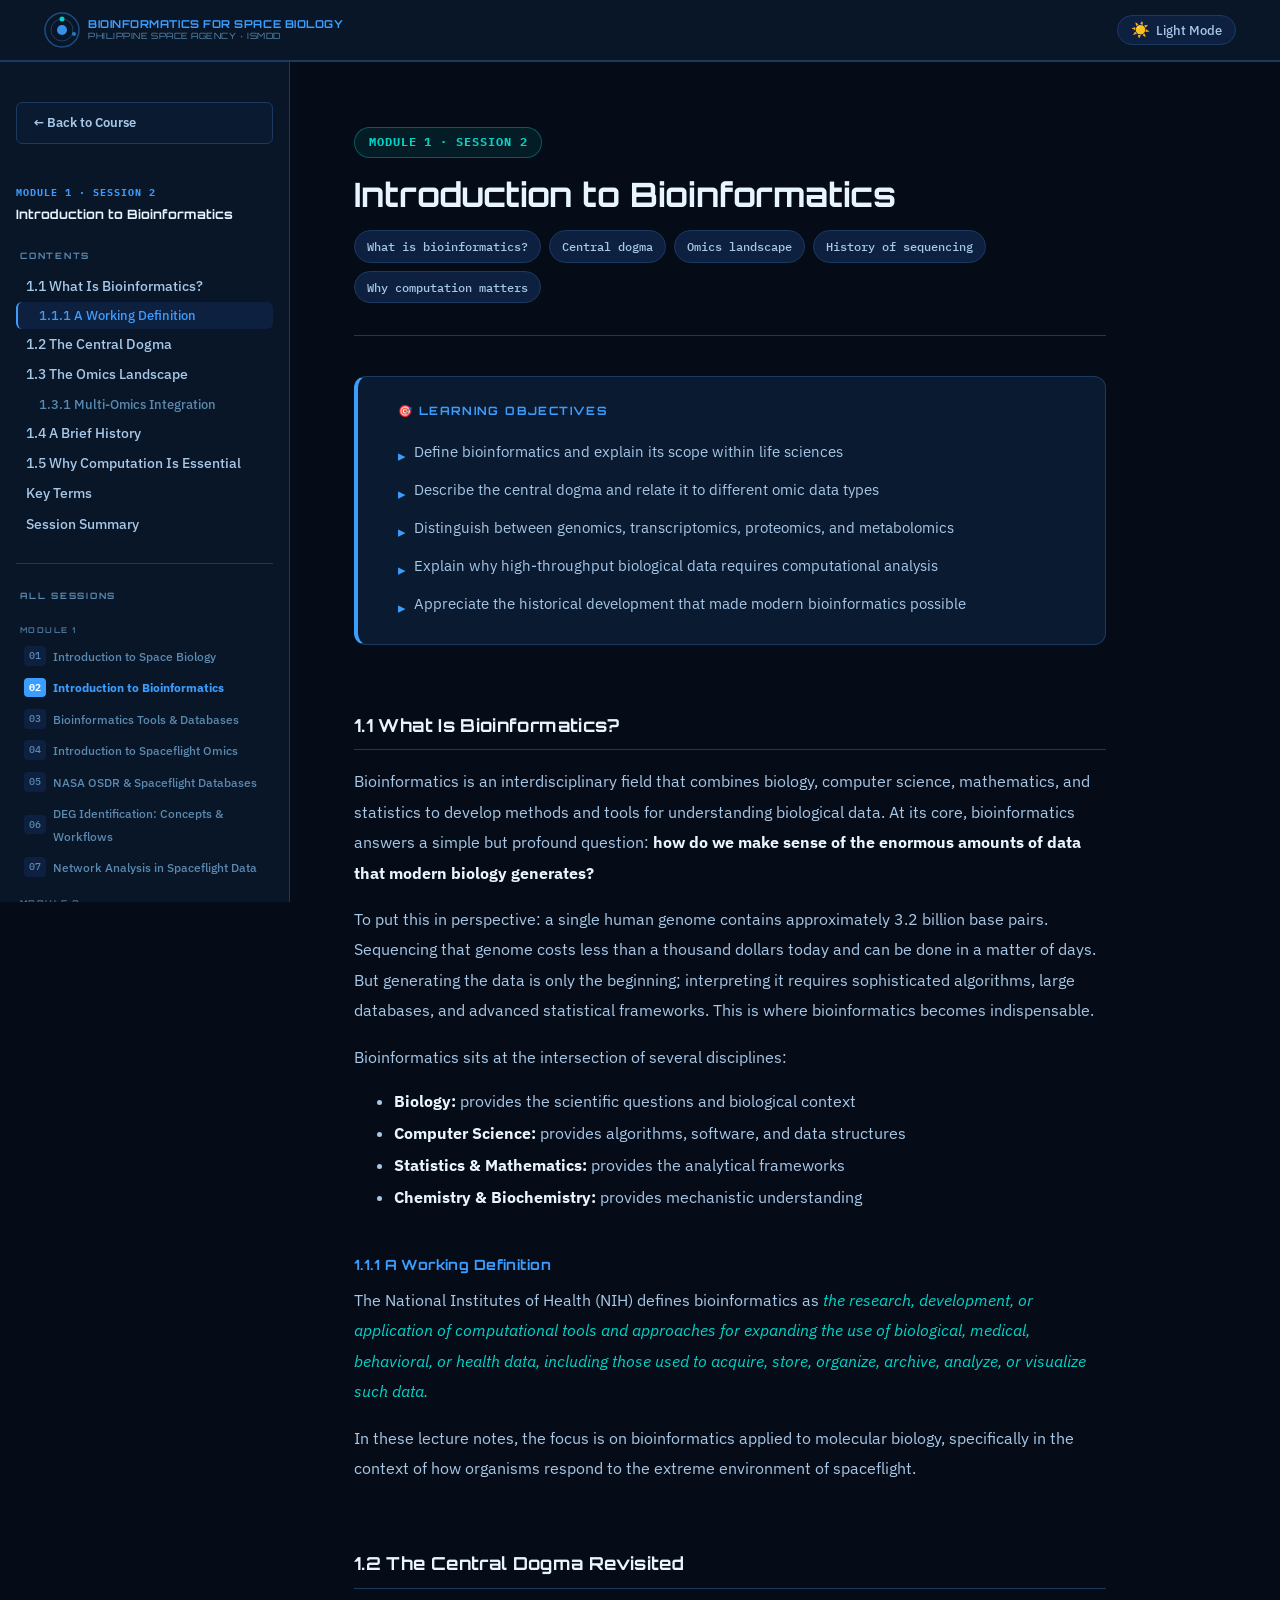
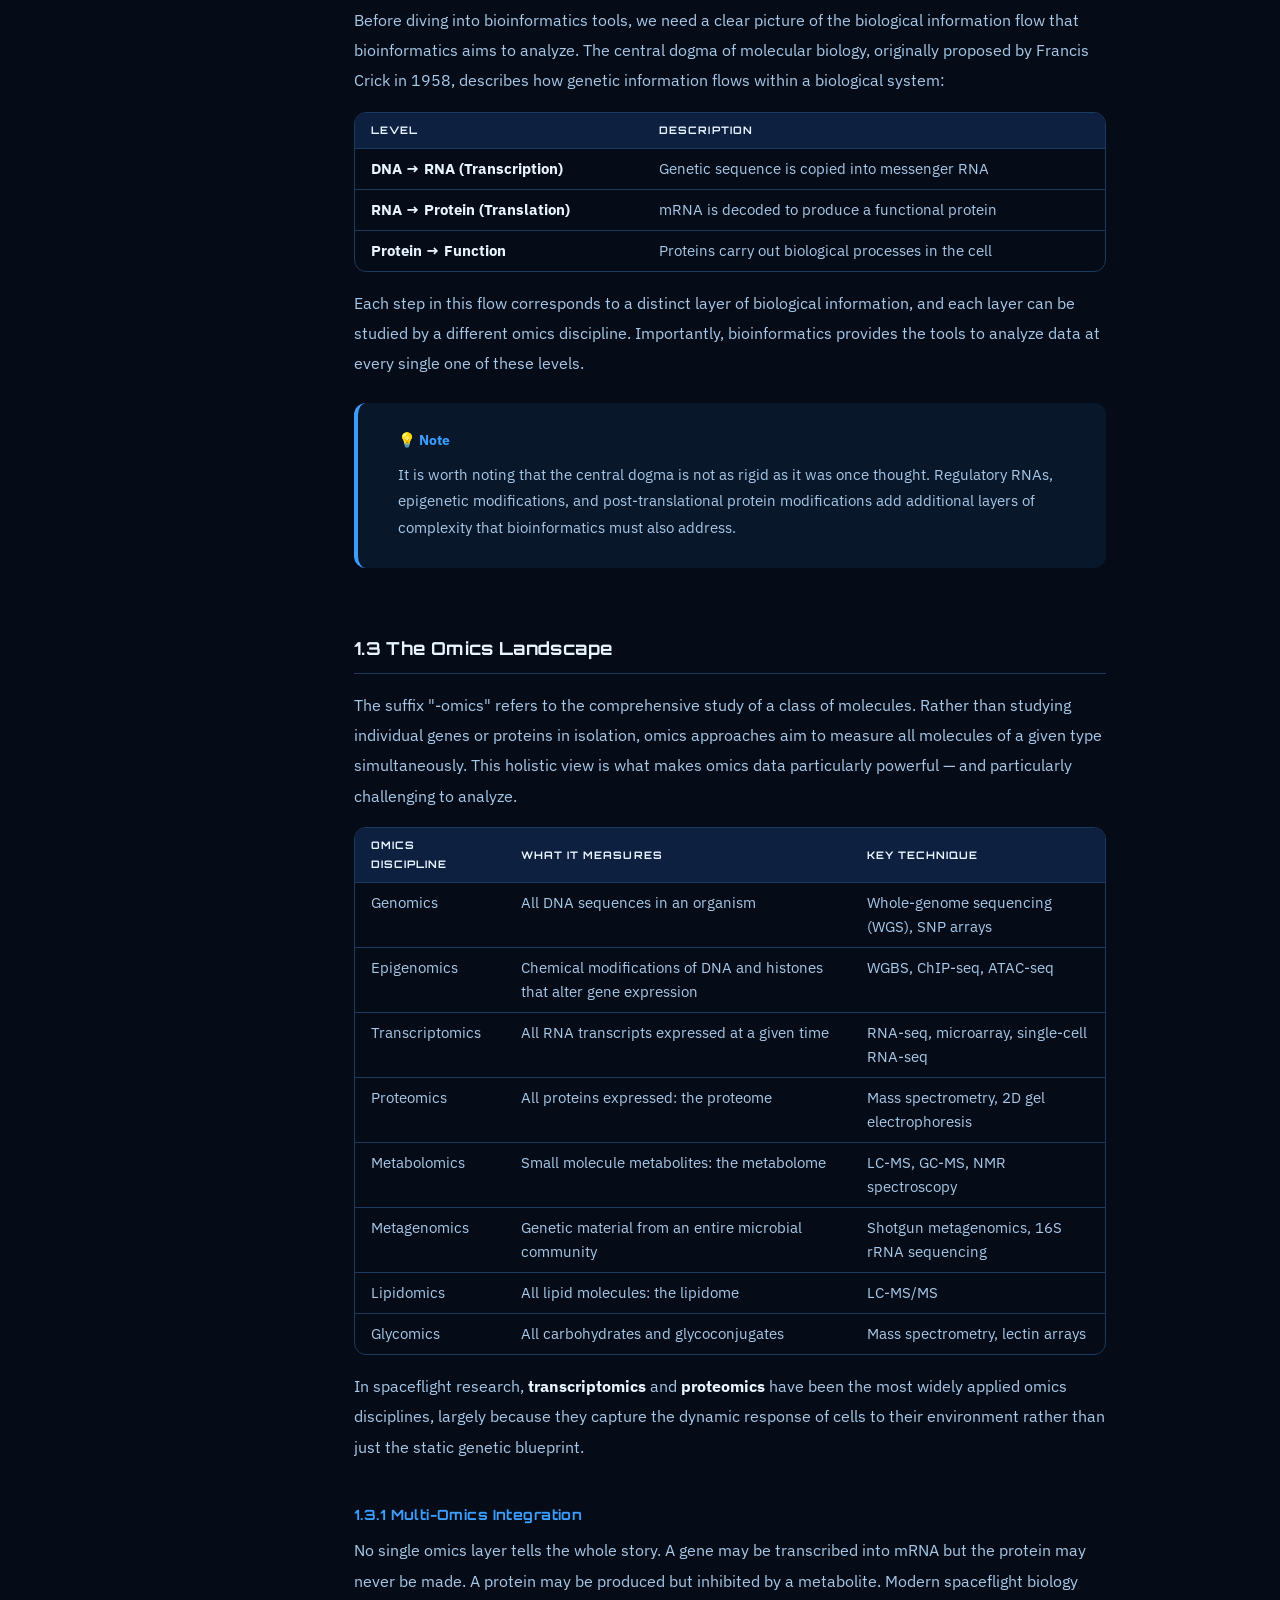
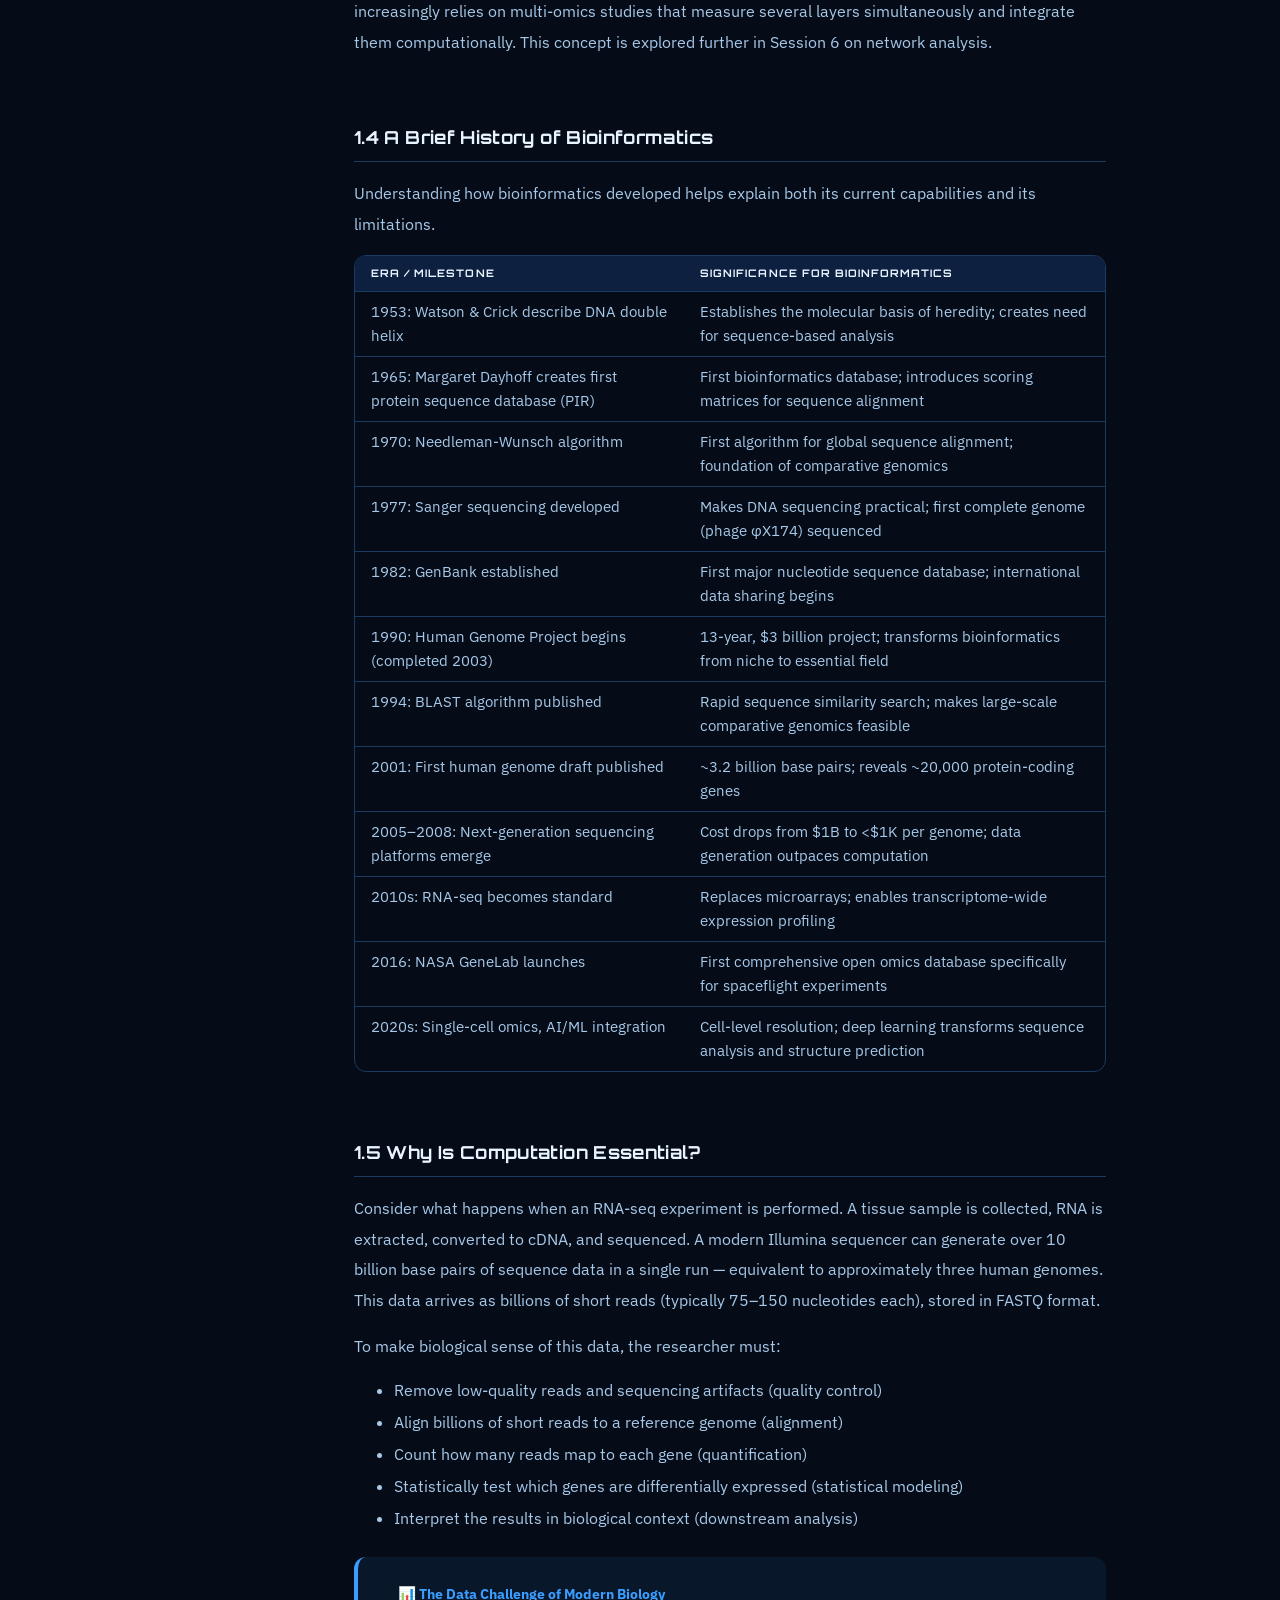
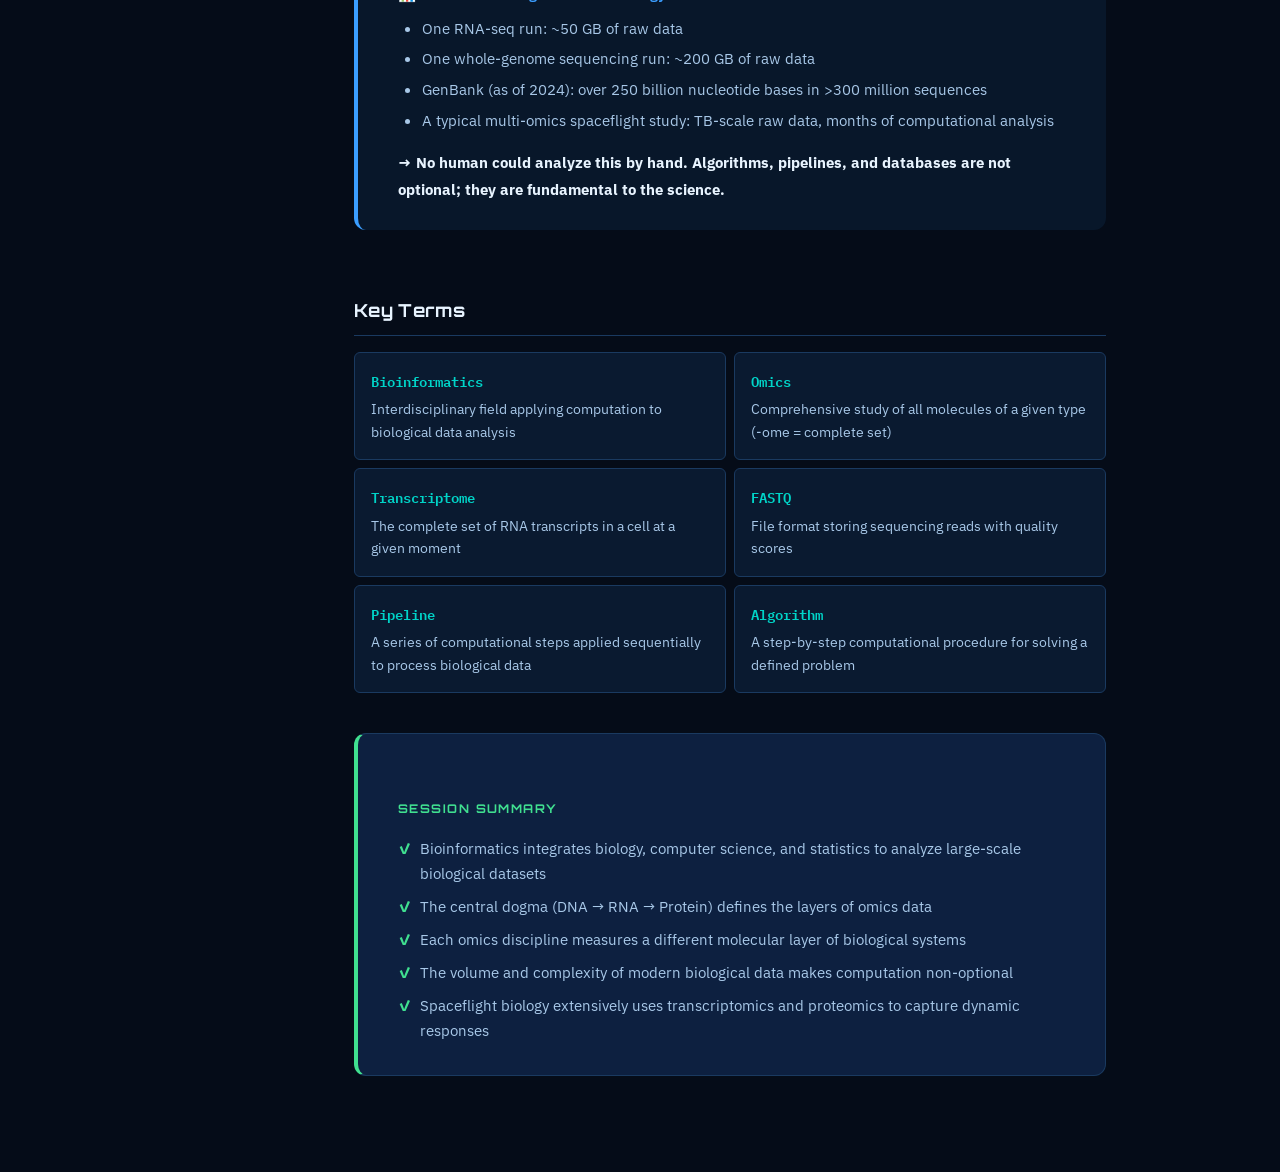
<file: pages/session-s2.html>
<!DOCTYPE html>
<html lang="en" data-theme="dark">
<head>
  <meta charset="UTF-8" />
  <meta name="viewport" content="width=device-width, initial-scale=1.0" />
  <title>Session 2 · Introduction to Bioinformatics · PhilSA-ISMDD</title>
  <link rel="preconnect" href="https://fonts.googleapis.com" />
  <link rel="preconnect" href="https://fonts.gstatic.com" crossorigin />
  <link href="https://fonts.googleapis.com/css2?family=Orbitron:wght@400;600;700;900&family=IBM+Plex+Sans:ital,wght@0,300;0,400;0,500;0,600;1,300;1,400&family=IBM+Plex+Mono:wght@400;500;600&display=swap" rel="stylesheet" />
  <link rel="stylesheet" href="../css/main.css" />
</head>
<body>

<div id="starfield" aria-hidden="true"></div>
<div id="app">

  <nav id="main-nav">
    <div class="nav-inner">
      <a href="../index.html" class="nav-brand">
        <svg class="nav-logo" viewBox="0 0 36 36" fill="none" xmlns="http://www.w3.org/2000/svg">
          <circle cx="18" cy="18" r="17" stroke="var(--accent-primary)" stroke-width="1.5" fill="none" opacity="0.4"/>
          <circle cx="18" cy="18" r="11" stroke="var(--accent-primary)" stroke-width="1" fill="none" opacity="0.3"/>
          <circle cx="18" cy="18" r="5" fill="var(--accent-primary)" opacity="0.9"/>
          <circle cx="18" cy="7" r="2.5" fill="var(--accent-teal)"/>
          <circle cx="30" cy="22" r="2" fill="var(--accent-primary)" opacity="0.7"/>
        </svg>
        <div class="nav-title">
          Bioinformatics for Space Biology
          <span>Philippine Space Agency · ISMDD</span>
        </div>
      </a>
      <div class="nav-right">
        <button class="theme-toggle" onclick="toggleTheme()" aria-label="Toggle theme">
          <span class="theme-icon" id="theme-icon">☀️</span>
          <span id="theme-label">Light Mode</span>
        </button>
      </div>
    </div>
  </nav>

  <div class="content-area">
    <!-- ─── SIDEBAR ─────────────────────────────────────────────── -->
    <aside class="sidebar">
      <a href="../index.html" class="sidebar-back">← Back to Course</a>

      <div class="sidebar-section">
        <div class="sidebar-session-label">Module 1 · Session 2</div>
        <div class="sidebar-session-title">Introduction to Bioinformatics</div>
      </div>

      <div class="sidebar-section">
        <div class="sidebar-section-title">Contents</div>
        <ul class="sidebar-toc">
          <li><a href="#s2-what">1.1 What Is Bioinformatics?</a></li>
          <li><a href="#s2-def" class="toc-sub">1.1.1 A Working Definition</a></li>
          <li><a href="#s2-dogma">1.2 The Central Dogma</a></li>
          <li><a href="#s2-omics">1.3 The Omics Landscape</a></li>
          <li><a href="#s2-multiomics" class="toc-sub">1.3.1 Multi-Omics Integration</a></li>
          <li><a href="#s2-history">1.4 A Brief History</a></li>
          <li><a href="#s2-why">1.5 Why Computation Is Essential</a></li>
          <li><a href="#s2-terms">Key Terms</a></li>
          <li><a href="#s2-summary">Session Summary</a></li>
        </ul>
      </div>

      <div class="sidebar-divider"></div>

      <div class="sidebar-section">
        <div class="sidebar-section-title">All Sessions</div>
        <div id="all-sessions-nav"></div>
      </div>
    </aside>

    <!-- ─── CONTENT ──────────────────────────────────────────────── -->
    <main class="content-main">
      <div class="session-hero">
        <div class="session-badge">Module 1 · Session 2</div>
        <h1 class="session-main-title">Introduction to Bioinformatics</h1>
        <div class="session-topic-pills">
          <span class="topic-pill">What is bioinformatics?</span>
          <span class="topic-pill">Central dogma</span>
          <span class="topic-pill">Omics landscape</span>
          <span class="topic-pill">History of sequencing</span>
          <span class="topic-pill">Why computation matters</span>
        </div>
      </div>

      <div class="objectives-box">
        <h3>🎯 Learning Objectives</h3>
        <ul>
          <li>Define bioinformatics and explain its scope within life sciences</li>
          <li>Describe the central dogma and relate it to different omic data types</li>
          <li>Distinguish between genomics, transcriptomics, proteomics, and metabolomics</li>
          <li>Explain why high-throughput biological data requires computational analysis</li>
          <li>Appreciate the historical development that made modern bioinformatics possible</li>
        </ul>
      </div>

      <div class="content-body">
        <h2 id="s2-what">1.1 What Is Bioinformatics?</h2>
        <p>Bioinformatics is an interdisciplinary field that combines biology, computer science, mathematics, and statistics to develop methods and tools for understanding biological data. At its core, bioinformatics answers a simple but profound question: <strong>how do we make sense of the enormous amounts of data that modern biology generates?</strong></p>
        <p>To put this in perspective: a single human genome contains approximately 3.2 billion base pairs. Sequencing that genome costs less than a thousand dollars today and can be done in a matter of days. But generating the data is only the beginning; interpreting it requires sophisticated algorithms, large databases, and advanced statistical frameworks. This is where bioinformatics becomes indispensable.</p>
        <p>Bioinformatics sits at the intersection of several disciplines:</p>
        <ul>
          <li><strong>Biology:</strong> provides the scientific questions and biological context</li>
          <li><strong>Computer Science:</strong> provides algorithms, software, and data structures</li>
          <li><strong>Statistics & Mathematics:</strong> provides the analytical frameworks</li>
          <li><strong>Chemistry & Biochemistry:</strong> provides mechanistic understanding</li>
        </ul>

        <h3 id="s2-def">1.1.1 A Working Definition</h3>
        <p>The National Institutes of Health (NIH) defines bioinformatics as <em>the research, development, or application of computational tools and approaches for expanding the use of biological, medical, behavioral, or health data, including those used to acquire, store, organize, archive, analyze, or visualize such data.</em></p>
        <p>In these lecture notes, the focus is on bioinformatics applied to molecular biology, specifically in the context of how organisms respond to the extreme environment of spaceflight.</p>

        <h2 id="s2-dogma">1.2 The Central Dogma Revisited</h2>
        <p>Before diving into bioinformatics tools, we need a clear picture of the biological information flow that bioinformatics aims to analyze. The central dogma of molecular biology, originally proposed by Francis Crick in 1958, describes how genetic information flows within a biological system:</p>
        <div class="table-wrap">
          <table>
            <thead><tr><th>Level</th><th>Description</th></tr></thead>
            <tbody>
              <tr><td><strong>DNA → RNA (Transcription)</strong></td><td>Genetic sequence is copied into messenger RNA</td></tr>
              <tr><td><strong>RNA → Protein (Translation)</strong></td><td>mRNA is decoded to produce a functional protein</td></tr>
              <tr><td><strong>Protein → Function</strong></td><td>Proteins carry out biological processes in the cell</td></tr>
            </tbody>
          </table>
        </div>
        <p>Each step in this flow corresponds to a distinct layer of biological information, and each layer can be studied by a different omics discipline. Importantly, bioinformatics provides the tools to analyze data at every single one of these levels.</p>
        <div class="callout callout-info">
          <div class="callout-title">💡 Note</div>
          <p>It is worth noting that the central dogma is not as rigid as it was once thought. Regulatory RNAs, epigenetic modifications, and post-translational protein modifications add additional layers of complexity that bioinformatics must also address.</p>
        </div>

        <h2 id="s2-omics">1.3 The Omics Landscape</h2>
        <p>The suffix "-omics" refers to the comprehensive study of a class of molecules. Rather than studying individual genes or proteins in isolation, omics approaches aim to measure all molecules of a given type simultaneously. This holistic view is what makes omics data particularly powerful — and particularly challenging to analyze.</p>
        <div class="table-wrap">
          <table>
            <thead><tr><th>Omics Discipline</th><th>What It Measures</th><th>Key Technique</th></tr></thead>
            <tbody>
              <tr><td>Genomics</td><td>All DNA sequences in an organism</td><td>Whole-genome sequencing (WGS), SNP arrays</td></tr>
              <tr><td>Epigenomics</td><td>Chemical modifications of DNA and histones that alter gene expression</td><td>WGBS, ChIP-seq, ATAC-seq</td></tr>
              <tr><td>Transcriptomics</td><td>All RNA transcripts expressed at a given time</td><td>RNA-seq, microarray, single-cell RNA-seq</td></tr>
              <tr><td>Proteomics</td><td>All proteins expressed: the proteome</td><td>Mass spectrometry, 2D gel electrophoresis</td></tr>
              <tr><td>Metabolomics</td><td>Small molecule metabolites: the metabolome</td><td>LC-MS, GC-MS, NMR spectroscopy</td></tr>
              <tr><td>Metagenomics</td><td>Genetic material from an entire microbial community</td><td>Shotgun metagenomics, 16S rRNA sequencing</td></tr>
              <tr><td>Lipidomics</td><td>All lipid molecules: the lipidome</td><td>LC-MS/MS</td></tr>
              <tr><td>Glycomics</td><td>All carbohydrates and glycoconjugates</td><td>Mass spectrometry, lectin arrays</td></tr>
            </tbody>
          </table>
        </div>
        <p>In spaceflight research, <strong>transcriptomics</strong> and <strong>proteomics</strong> have been the most widely applied omics disciplines, largely because they capture the dynamic response of cells to their environment rather than just the static genetic blueprint.</p>

        <h3 id="s2-multiomics">1.3.1 Multi-Omics Integration</h3>
        <p>No single omics layer tells the whole story. A gene may be transcribed into mRNA but the protein may never be made. A protein may be produced but inhibited by a metabolite. Modern spaceflight biology increasingly relies on multi-omics studies that measure several layers simultaneously and integrate them computationally. This concept is explored further in Session 6 on network analysis.</p>

        <h2 id="s2-history">1.4 A Brief History of Bioinformatics</h2>
        <p>Understanding how bioinformatics developed helps explain both its current capabilities and its limitations.</p>
        <div class="table-wrap">
          <table>
            <thead><tr><th>Era / Milestone</th><th>Significance for Bioinformatics</th></tr></thead>
            <tbody>
              <tr><td>1953: Watson & Crick describe DNA double helix</td><td>Establishes the molecular basis of heredity; creates need for sequence-based analysis</td></tr>
              <tr><td>1965: Margaret Dayhoff creates first protein sequence database (PIR)</td><td>First bioinformatics database; introduces scoring matrices for sequence alignment</td></tr>
              <tr><td>1970: Needleman-Wunsch algorithm</td><td>First algorithm for global sequence alignment; foundation of comparative genomics</td></tr>
              <tr><td>1977: Sanger sequencing developed</td><td>Makes DNA sequencing practical; first complete genome (phage φX174) sequenced</td></tr>
              <tr><td>1982: GenBank established</td><td>First major nucleotide sequence database; international data sharing begins</td></tr>
              <tr><td>1990: Human Genome Project begins (completed 2003)</td><td>13-year, $3 billion project; transforms bioinformatics from niche to essential field</td></tr>
              <tr><td>1994: BLAST algorithm published</td><td>Rapid sequence similarity search; makes large-scale comparative genomics feasible</td></tr>
              <tr><td>2001: First human genome draft published</td><td>~3.2 billion base pairs; reveals ~20,000 protein-coding genes</td></tr>
              <tr><td>2005–2008: Next-generation sequencing platforms emerge</td><td>Cost drops from $1B to &lt;$1K per genome; data generation outpaces computation</td></tr>
              <tr><td>2010s: RNA-seq becomes standard</td><td>Replaces microarrays; enables transcriptome-wide expression profiling</td></tr>
              <tr><td>2016: NASA GeneLab launches</td><td>First comprehensive open omics database specifically for spaceflight experiments</td></tr>
              <tr><td>2020s: Single-cell omics, AI/ML integration</td><td>Cell-level resolution; deep learning transforms sequence analysis and structure prediction</td></tr>
            </tbody>
          </table>
        </div>

        <h2 id="s2-why">1.5 Why Is Computation Essential?</h2>
        <p>Consider what happens when an RNA-seq experiment is performed. A tissue sample is collected, RNA is extracted, converted to cDNA, and sequenced. A modern Illumina sequencer can generate over 10 billion base pairs of sequence data in a single run — equivalent to approximately three human genomes. This data arrives as billions of short reads (typically 75–150 nucleotides each), stored in FASTQ format.</p>
        <p>To make biological sense of this data, the researcher must:</p>
        <ul>
          <li>Remove low-quality reads and sequencing artifacts (quality control)</li>
          <li>Align billions of short reads to a reference genome (alignment)</li>
          <li>Count how many reads map to each gene (quantification)</li>
          <li>Statistically test which genes are differentially expressed (statistical modeling)</li>
          <li>Interpret the results in biological context (downstream analysis)</li>
        </ul>
        <div class="callout callout-info">
          <div class="callout-title">📊 The Data Challenge of Modern Biology</div>
          <ul>
            <li>One RNA-seq run: ~50 GB of raw data</li>
            <li>One whole-genome sequencing run: ~200 GB of raw data</li>
            <li>GenBank (as of 2024): over 250 billion nucleotide bases in &gt;300 million sequences</li>
            <li>A typical multi-omics spaceflight study: TB-scale raw data, months of computational analysis</li>
          </ul>
          <p><strong>→ No human could analyze this by hand. Algorithms, pipelines, and databases are not optional; they are fundamental to the science.</strong></p>
        </div>

        <h2 id="s2-terms">Key Terms</h2>
        <div class="key-terms-grid">
          <div class="term-card"><div class="term-word">Bioinformatics</div><div class="term-def">Interdisciplinary field applying computation to biological data analysis</div></div>
          <div class="term-card"><div class="term-word">Omics</div><div class="term-def">Comprehensive study of all molecules of a given type (-ome = complete set)</div></div>
          <div class="term-card"><div class="term-word">Transcriptome</div><div class="term-def">The complete set of RNA transcripts in a cell at a given moment</div></div>
          <div class="term-card"><div class="term-word">FASTQ</div><div class="term-def">File format storing sequencing reads with quality scores</div></div>
          <div class="term-card"><div class="term-word">Pipeline</div><div class="term-def">A series of computational steps applied sequentially to process biological data</div></div>
          <div class="term-card"><div class="term-word">Algorithm</div><div class="term-def">A step-by-step computational procedure for solving a defined problem</div></div>
        </div>

        <div class="summary-box" id="s2-summary">
          <h3>Session Summary</h3>
          <ul>
            <li>Bioinformatics integrates biology, computer science, and statistics to analyze large-scale biological datasets</li>
            <li>The central dogma (DNA → RNA → Protein) defines the layers of omics data</li>
            <li>Each omics discipline measures a different molecular layer of biological systems</li>
            <li>The volume and complexity of modern biological data makes computation non-optional</li>
            <li>Spaceflight biology extensively uses transcriptomics and proteomics to capture dynamic responses</li>
          </ul>
        </div>
      </div>
    </main>
  </div>

</div><!-- #app -->

<script src="../js/sessions.js"></script>
<script src="../js/main.js"></script>
<script>buildSessionNav('s2');</script>
</body>
</html>
</file>
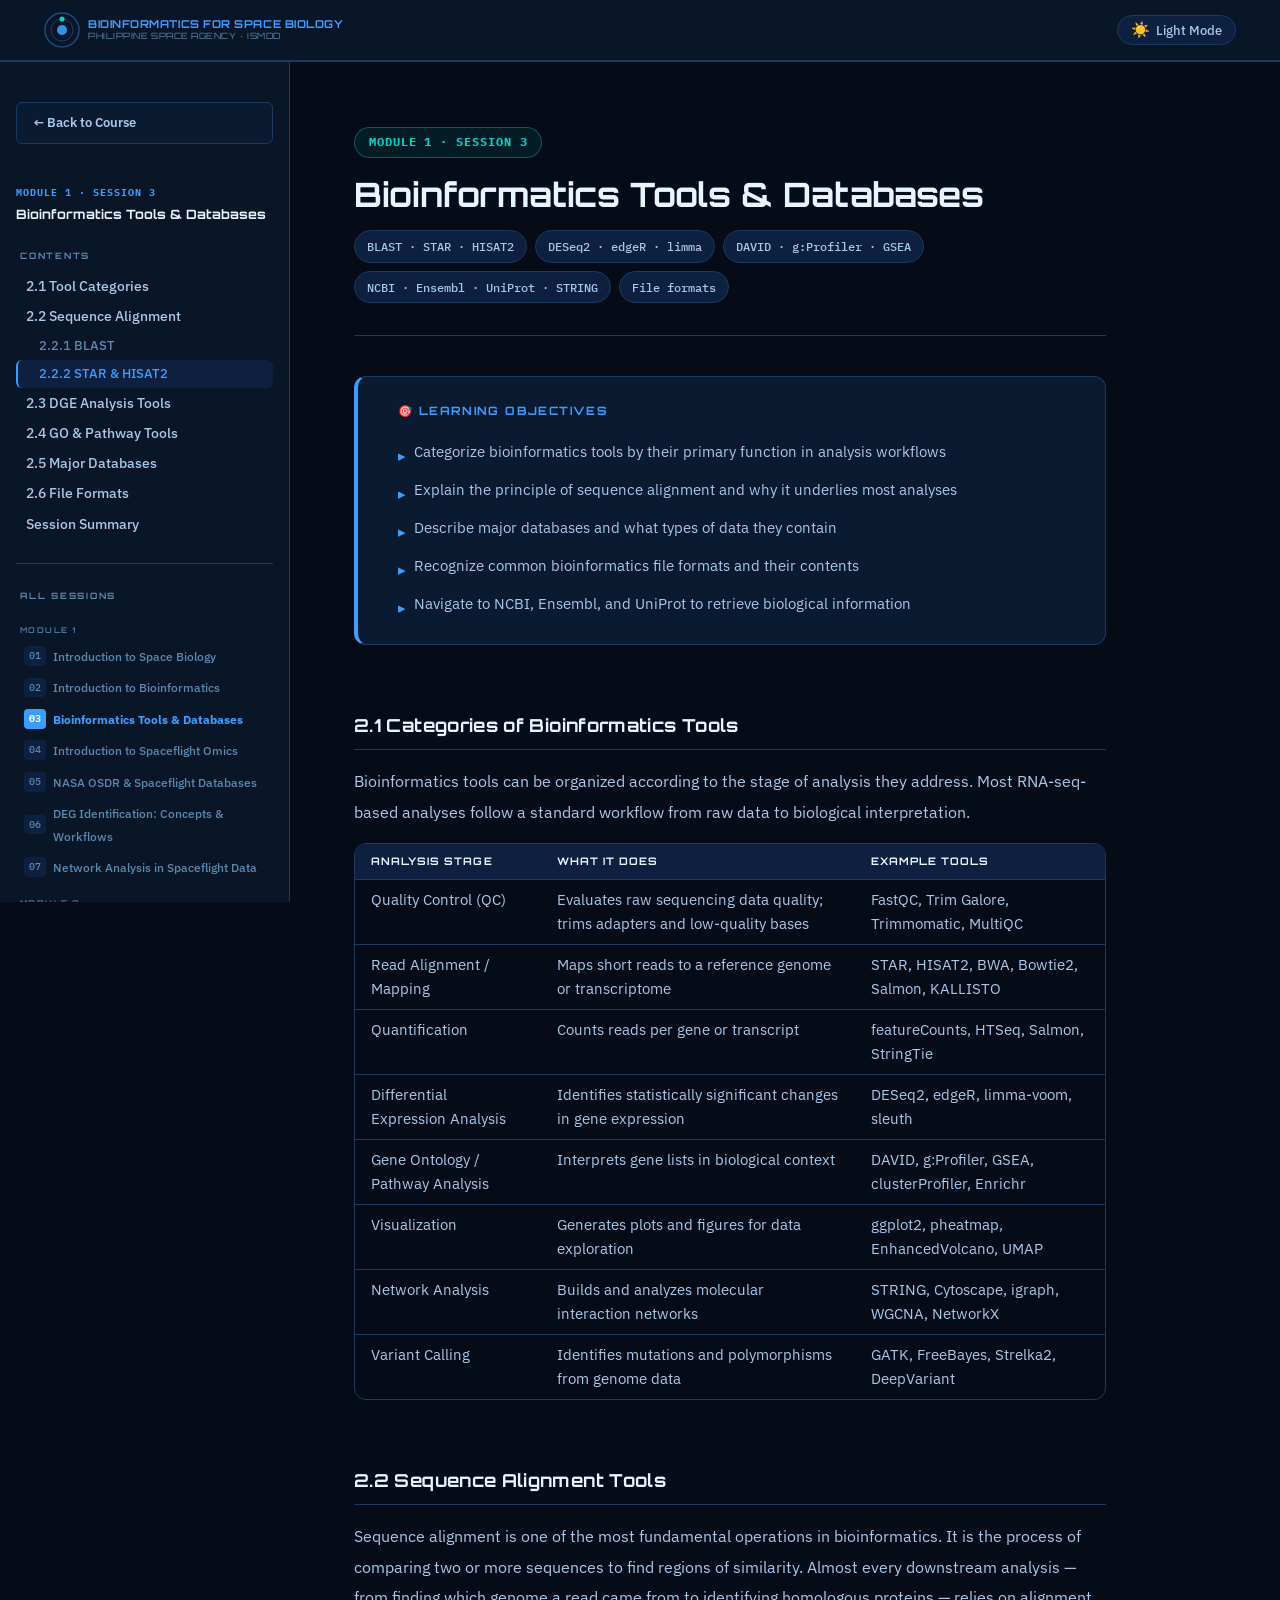
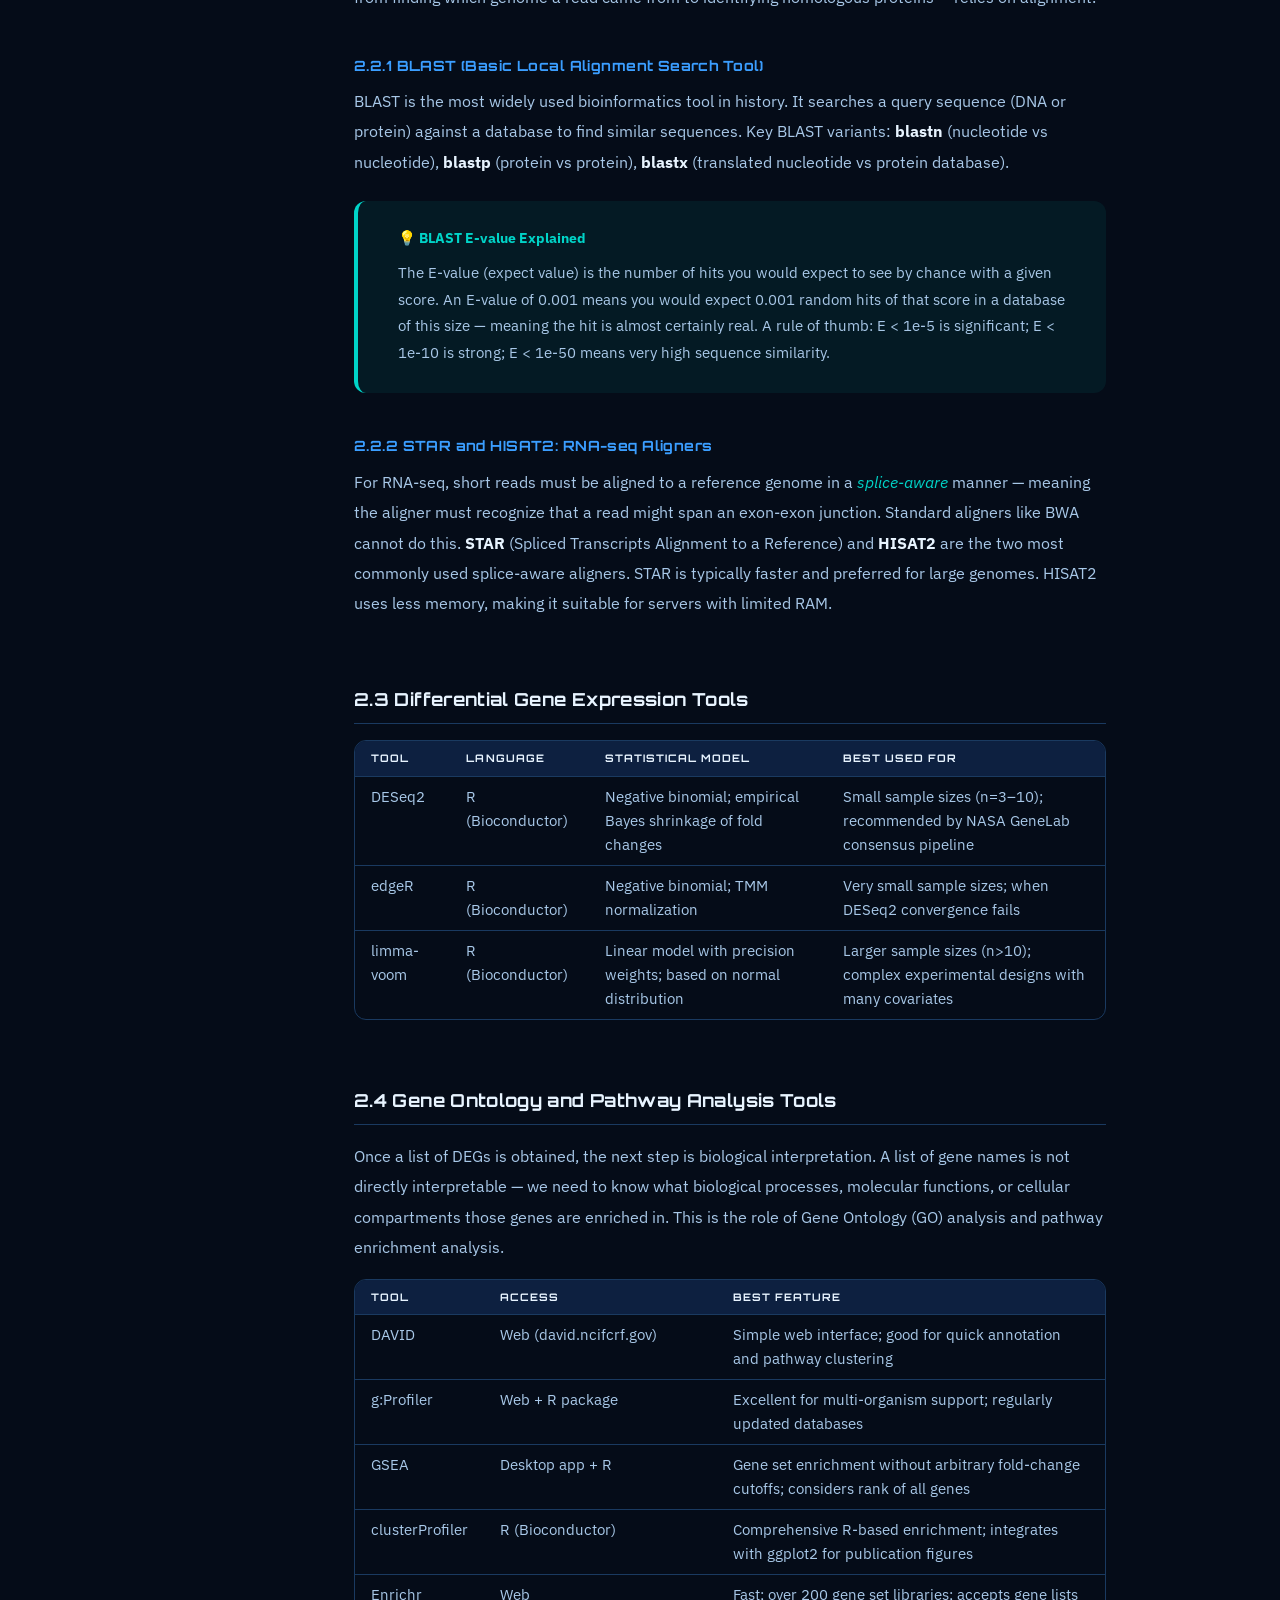
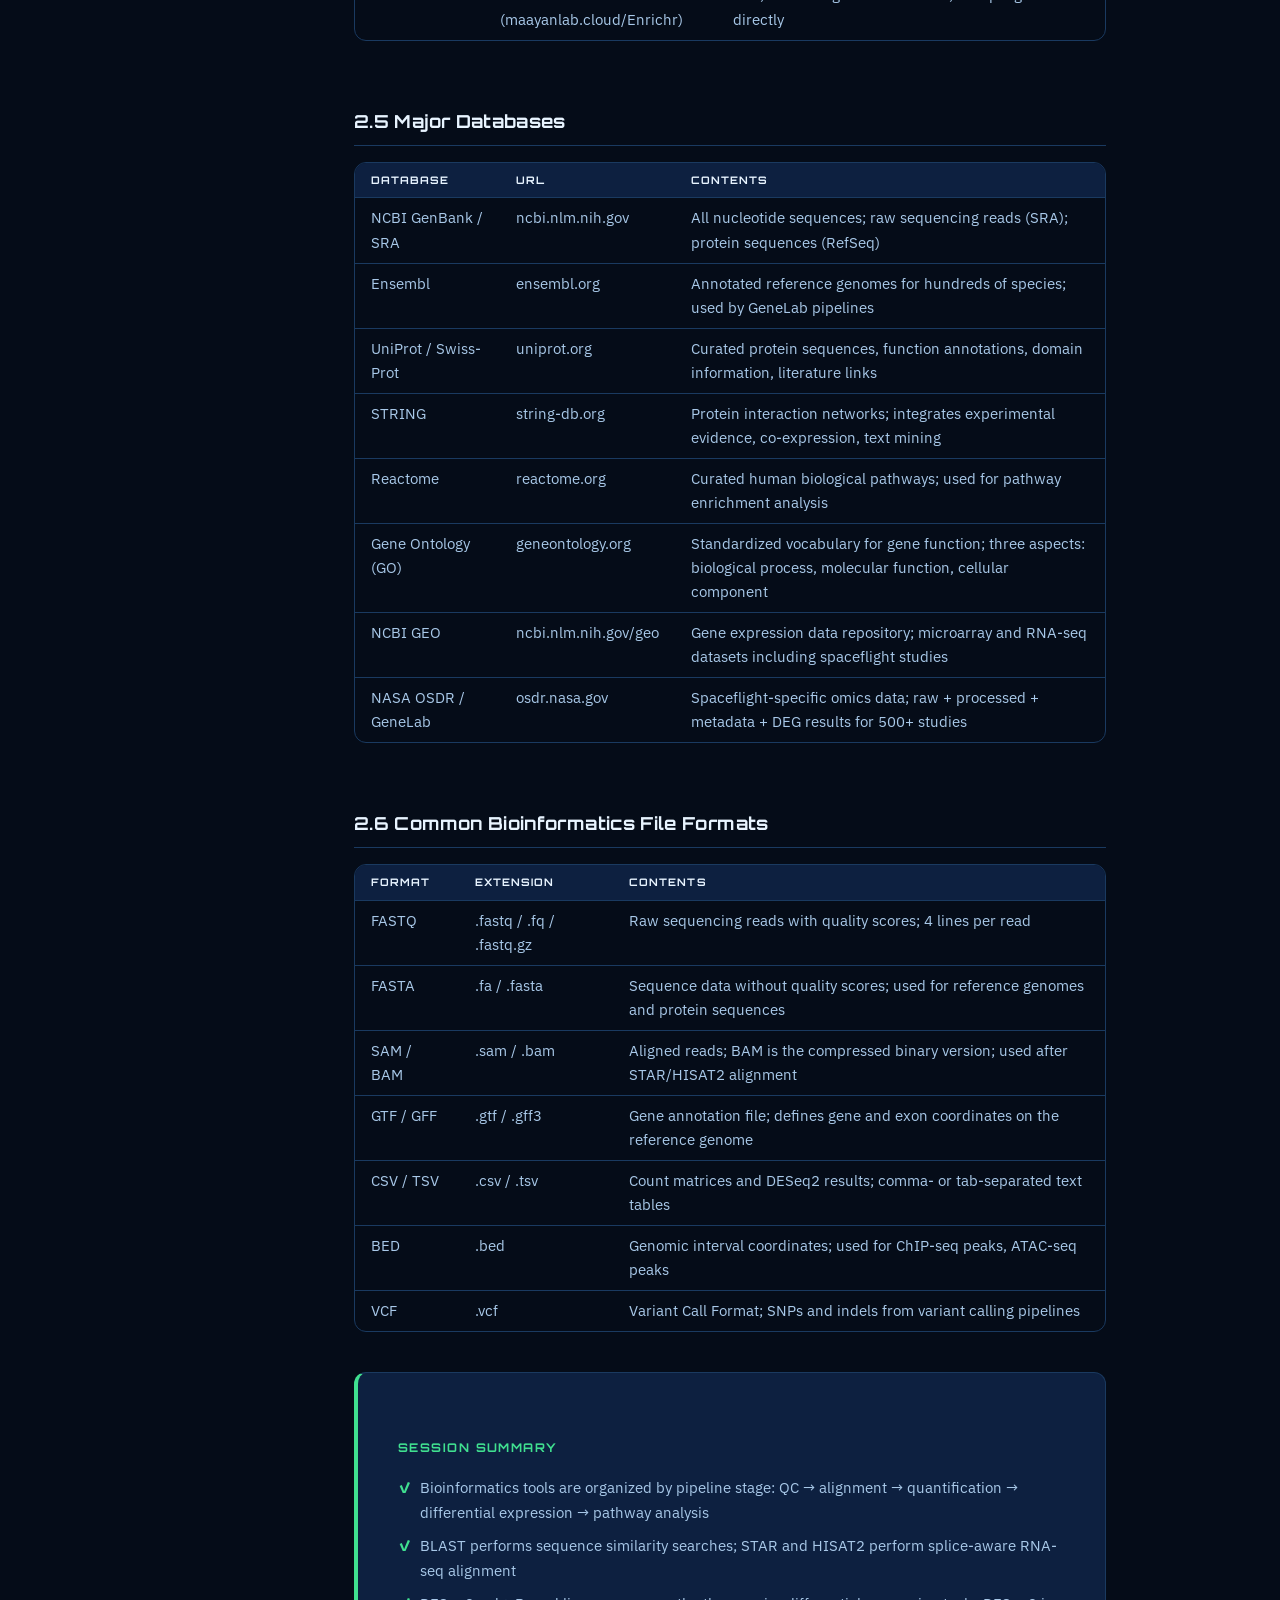
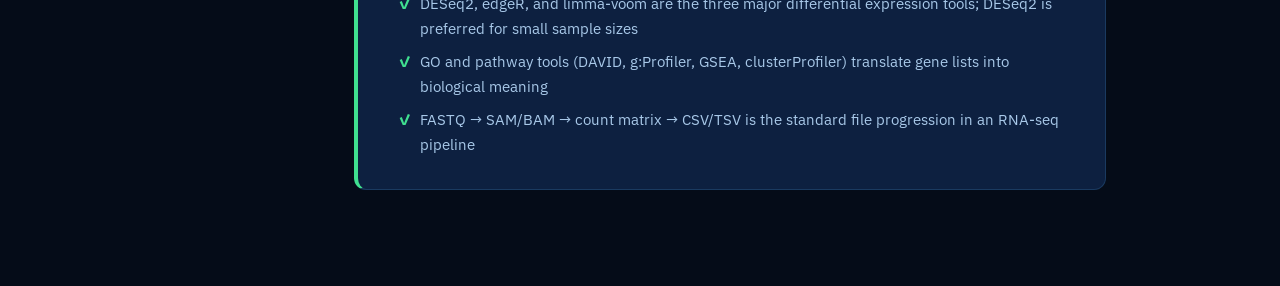
<file: pages/session-s3.html>
<!DOCTYPE html>
<html lang="en" data-theme="dark">
<head>
  <meta charset="UTF-8" /><meta name="viewport" content="width=device-width, initial-scale=1.0" />
  <title>Session 3 · Bioinformatics Tools &amp; Databases · PhilSA-ISMDD</title>
  <link rel="preconnect" href="https://fonts.googleapis.com" /><link rel="preconnect" href="https://fonts.gstatic.com" crossorigin />
  <link href="https://fonts.googleapis.com/css2?family=Orbitron:wght@400;600;700;900&family=IBM+Plex+Sans:ital,wght@0,300;0,400;0,500;0,600;1,300;1,400&family=IBM+Plex+Mono:wght@400;500;600&display=swap" rel="stylesheet" />
  <link rel="stylesheet" href="../css/main.css" />
</head>
<body>
<div id="starfield" aria-hidden="true"></div>
<div id="app">
  <nav id="main-nav"><div class="nav-inner">
    <a href="../index.html" class="nav-brand">
      <svg class="nav-logo" viewBox="0 0 36 36" fill="none"><circle cx="18" cy="18" r="17" stroke="var(--accent-primary)" stroke-width="1.5" fill="none" opacity="0.4"/><circle cx="18" cy="18" r="11" stroke="var(--accent-primary)" stroke-width="1" fill="none" opacity="0.3"/><circle cx="18" cy="18" r="5" fill="var(--accent-primary)" opacity="0.9"/><circle cx="18" cy="7" r="2.5" fill="var(--accent-teal)"/></svg>
      <div class="nav-title">Bioinformatics for Space Biology<span>Philippine Space Agency · ISMDD</span></div>
    </a>
    <div class="nav-right"><button class="theme-toggle" onclick="toggleTheme()"><span class="theme-icon" id="theme-icon">☀️</span><span id="theme-label">Light Mode</span></button></div>
  </div></nav>

  <div class="content-area">
    <aside class="sidebar">
      <a href="../index.html" class="sidebar-back">← Back to Course</a>
      <div class="sidebar-section">
        <div class="sidebar-session-label">Module 1 · Session 3</div>
        <div class="sidebar-session-title">Bioinformatics Tools &amp; Databases</div>
      </div>
      <div class="sidebar-section">
        <div class="sidebar-section-title">Contents</div>
        <ul class="sidebar-toc">
          <li><a href="#s3-cats">2.1 Tool Categories</a></li>
          <li><a href="#s3-align">2.2 Sequence Alignment</a></li>
          <li><a href="#s3-blast" class="toc-sub">2.2.1 BLAST</a></li>
          <li><a href="#s3-star" class="toc-sub">2.2.2 STAR & HISAT2</a></li>
          <li><a href="#s3-deg">2.3 DGE Analysis Tools</a></li>
          <li><a href="#s3-go">2.4 GO & Pathway Tools</a></li>
          <li><a href="#s3-db">2.5 Major Databases</a></li>
          <li><a href="#s3-formats">2.6 File Formats</a></li>
          <li><a href="#s3-summary">Session Summary</a></li>
        </ul>
      </div>
      <div class="sidebar-divider"></div>
      <div class="sidebar-section"><div class="sidebar-section-title">All Sessions</div><div id="all-sessions-nav"></div></div>
    </aside>

    <main class="content-main">
      <div class="session-hero">
        <div class="session-badge">Module 1 · Session 3</div>
        <h1 class="session-main-title">Bioinformatics Tools & Databases</h1>
        <div class="session-topic-pills">
          <span class="topic-pill">BLAST · STAR · HISAT2</span>
          <span class="topic-pill">DESeq2 · edgeR · limma</span>
          <span class="topic-pill">DAVID · g:Profiler · GSEA</span>
          <span class="topic-pill">NCBI · Ensembl · UniProt · STRING</span>
          <span class="topic-pill">File formats</span>
        </div>
      </div>
      <div class="objectives-box">
        <h3>🎯 Learning Objectives</h3>
        <ul>
          <li>Categorize bioinformatics tools by their primary function in analysis workflows</li>
          <li>Explain the principle of sequence alignment and why it underlies most analyses</li>
          <li>Describe major databases and what types of data they contain</li>
          <li>Recognize common bioinformatics file formats and their contents</li>
          <li>Navigate to NCBI, Ensembl, and UniProt to retrieve biological information</li>
        </ul>
      </div>
      <div class="content-body">
        <h2 id="s3-cats">2.1 Categories of Bioinformatics Tools</h2>
        <p>Bioinformatics tools can be organized according to the stage of analysis they address. Most RNA-seq-based analyses follow a standard workflow from raw data to biological interpretation.</p>
        <div class="table-wrap"><table>
          <thead><tr><th>Analysis Stage</th><th>What It Does</th><th>Example Tools</th></tr></thead>
          <tbody>
            <tr><td>Quality Control (QC)</td><td>Evaluates raw sequencing data quality; trims adapters and low-quality bases</td><td>FastQC, Trim Galore, Trimmomatic, MultiQC</td></tr>
            <tr><td>Read Alignment / Mapping</td><td>Maps short reads to a reference genome or transcriptome</td><td>STAR, HISAT2, BWA, Bowtie2, Salmon, KALLISTO</td></tr>
            <tr><td>Quantification</td><td>Counts reads per gene or transcript</td><td>featureCounts, HTSeq, Salmon, StringTie</td></tr>
            <tr><td>Differential Expression Analysis</td><td>Identifies statistically significant changes in gene expression</td><td>DESeq2, edgeR, limma-voom, sleuth</td></tr>
            <tr><td>Gene Ontology / Pathway Analysis</td><td>Interprets gene lists in biological context</td><td>DAVID, g:Profiler, GSEA, clusterProfiler, Enrichr</td></tr>
            <tr><td>Visualization</td><td>Generates plots and figures for data exploration</td><td>ggplot2, pheatmap, EnhancedVolcano, UMAP</td></tr>
            <tr><td>Network Analysis</td><td>Builds and analyzes molecular interaction networks</td><td>STRING, Cytoscape, igraph, WGCNA, NetworkX</td></tr>
            <tr><td>Variant Calling</td><td>Identifies mutations and polymorphisms from genome data</td><td>GATK, FreeBayes, Strelka2, DeepVariant</td></tr>
          </tbody>
        </table></div>

        <h2 id="s3-align">2.2 Sequence Alignment Tools</h2>
        <p>Sequence alignment is one of the most fundamental operations in bioinformatics. It is the process of comparing two or more sequences to find regions of similarity. Almost every downstream analysis — from finding which genome a read came from to identifying homologous proteins — relies on alignment.</p>

        <h3 id="s3-blast">2.2.1 BLAST (Basic Local Alignment Search Tool)</h3>
        <p>BLAST is the most widely used bioinformatics tool in history. It searches a query sequence (DNA or protein) against a database to find similar sequences. Key BLAST variants: <strong>blastn</strong> (nucleotide vs nucleotide), <strong>blastp</strong> (protein vs protein), <strong>blastx</strong> (translated nucleotide vs protein database).</p>
        <div class="callout callout-tip">
          <div class="callout-title">💡 BLAST E-value Explained</div>
          <p>The E-value (expect value) is the number of hits you would expect to see by chance with a given score. An E-value of 0.001 means you would expect 0.001 random hits of that score in a database of this size — meaning the hit is almost certainly real. A rule of thumb: E &lt; 1e-5 is significant; E &lt; 1e-10 is strong; E &lt; 1e-50 means very high sequence similarity.</p>
        </div>

        <h3 id="s3-star">2.2.2 STAR and HISAT2: RNA-seq Aligners</h3>
        <p>For RNA-seq, short reads must be aligned to a reference genome in a <em>splice-aware</em> manner — meaning the aligner must recognize that a read might span an exon-exon junction. Standard aligners like BWA cannot do this. <strong>STAR</strong> (Spliced Transcripts Alignment to a Reference) and <strong>HISAT2</strong> are the two most commonly used splice-aware aligners. STAR is typically faster and preferred for large genomes. HISAT2 uses less memory, making it suitable for servers with limited RAM.</p>

        <h2 id="s3-deg">2.3 Differential Gene Expression Tools</h2>
        <div class="table-wrap"><table>
          <thead><tr><th>Tool</th><th>Language</th><th>Statistical Model</th><th>Best Used For</th></tr></thead>
          <tbody>
            <tr><td>DESeq2</td><td>R (Bioconductor)</td><td>Negative binomial; empirical Bayes shrinkage of fold changes</td><td>Small sample sizes (n=3–10); recommended by NASA GeneLab consensus pipeline</td></tr>
            <tr><td>edgeR</td><td>R (Bioconductor)</td><td>Negative binomial; TMM normalization</td><td>Very small sample sizes; when DESeq2 convergence fails</td></tr>
            <tr><td>limma-voom</td><td>R (Bioconductor)</td><td>Linear model with precision weights; based on normal distribution</td><td>Larger sample sizes (n&gt;10); complex experimental designs with many covariates</td></tr>
          </tbody>
        </table></div>

        <h2 id="s3-go">2.4 Gene Ontology and Pathway Analysis Tools</h2>
        <p>Once a list of DEGs is obtained, the next step is biological interpretation. A list of gene names is not directly interpretable — we need to know what biological processes, molecular functions, or cellular compartments those genes are enriched in. This is the role of Gene Ontology (GO) analysis and pathway enrichment analysis.</p>
        <div class="table-wrap"><table>
          <thead><tr><th>Tool</th><th>Access</th><th>Best Feature</th></tr></thead>
          <tbody>
            <tr><td>DAVID</td><td>Web (david.ncifcrf.gov)</td><td>Simple web interface; good for quick annotation and pathway clustering</td></tr>
            <tr><td>g:Profiler</td><td>Web + R package</td><td>Excellent for multi-organism support; regularly updated databases</td></tr>
            <tr><td>GSEA</td><td>Desktop app + R</td><td>Gene set enrichment without arbitrary fold-change cutoffs; considers rank of all genes</td></tr>
            <tr><td>clusterProfiler</td><td>R (Bioconductor)</td><td>Comprehensive R-based enrichment; integrates with ggplot2 for publication figures</td></tr>
            <tr><td>Enrichr</td><td>Web (maayanlab.cloud/Enrichr)</td><td>Fast; over 200 gene set libraries; accepts gene lists directly</td></tr>
          </tbody>
        </table></div>

        <h2 id="s3-db">2.5 Major Databases</h2>
        <div class="table-wrap"><table>
          <thead><tr><th>Database</th><th>URL</th><th>Contents</th></tr></thead>
          <tbody>
            <tr><td>NCBI GenBank / SRA</td><td>ncbi.nlm.nih.gov</td><td>All nucleotide sequences; raw sequencing reads (SRA); protein sequences (RefSeq)</td></tr>
            <tr><td>Ensembl</td><td>ensembl.org</td><td>Annotated reference genomes for hundreds of species; used by GeneLab pipelines</td></tr>
            <tr><td>UniProt / Swiss-Prot</td><td>uniprot.org</td><td>Curated protein sequences, function annotations, domain information, literature links</td></tr>
            <tr><td>STRING</td><td>string-db.org</td><td>Protein interaction networks; integrates experimental evidence, co-expression, text mining</td></tr>
            <tr><td>Reactome</td><td>reactome.org</td><td>Curated human biological pathways; used for pathway enrichment analysis</td></tr>
            <tr><td>Gene Ontology (GO)</td><td>geneontology.org</td><td>Standardized vocabulary for gene function; three aspects: biological process, molecular function, cellular component</td></tr>
            <tr><td>NCBI GEO</td><td>ncbi.nlm.nih.gov/geo</td><td>Gene expression data repository; microarray and RNA-seq datasets including spaceflight studies</td></tr>
            <tr><td>NASA OSDR / GeneLab</td><td>osdr.nasa.gov</td><td>Spaceflight-specific omics data; raw + processed + metadata + DEG results for 500+ studies</td></tr>
          </tbody>
        </table></div>

        <h2 id="s3-formats">2.6 Common Bioinformatics File Formats</h2>
        <div class="table-wrap"><table>
          <thead><tr><th>Format</th><th>Extension</th><th>Contents</th></tr></thead>
          <tbody>
            <tr><td>FASTQ</td><td>.fastq / .fq / .fastq.gz</td><td>Raw sequencing reads with quality scores; 4 lines per read</td></tr>
            <tr><td>FASTA</td><td>.fa / .fasta</td><td>Sequence data without quality scores; used for reference genomes and protein sequences</td></tr>
            <tr><td>SAM / BAM</td><td>.sam / .bam</td><td>Aligned reads; BAM is the compressed binary version; used after STAR/HISAT2 alignment</td></tr>
            <tr><td>GTF / GFF</td><td>.gtf / .gff3</td><td>Gene annotation file; defines gene and exon coordinates on the reference genome</td></tr>
            <tr><td>CSV / TSV</td><td>.csv / .tsv</td><td>Count matrices and DESeq2 results; comma- or tab-separated text tables</td></tr>
            <tr><td>BED</td><td>.bed</td><td>Genomic interval coordinates; used for ChIP-seq peaks, ATAC-seq peaks</td></tr>
            <tr><td>VCF</td><td>.vcf</td><td>Variant Call Format; SNPs and indels from variant calling pipelines</td></tr>
          </tbody>
        </table></div>

        <div class="summary-box" id="s3-summary">
          <h3>Session Summary</h3>
          <ul>
            <li>Bioinformatics tools are organized by pipeline stage: QC → alignment → quantification → differential expression → pathway analysis</li>
            <li>BLAST performs sequence similarity searches; STAR and HISAT2 perform splice-aware RNA-seq alignment</li>
            <li>DESeq2, edgeR, and limma-voom are the three major differential expression tools; DESeq2 is preferred for small sample sizes</li>
            <li>GO and pathway tools (DAVID, g:Profiler, GSEA, clusterProfiler) translate gene lists into biological meaning</li>
            <li>FASTQ → SAM/BAM → count matrix → CSV/TSV is the standard file progression in an RNA-seq pipeline</li>
          </ul>
        </div>
      </div>
    </main>
  </div>
</div>
<script src="../js/sessions.js"></script>
<script src="../js/main.js"></script>
<script>buildSessionNav('s3');</script>
</body></html>
</file>
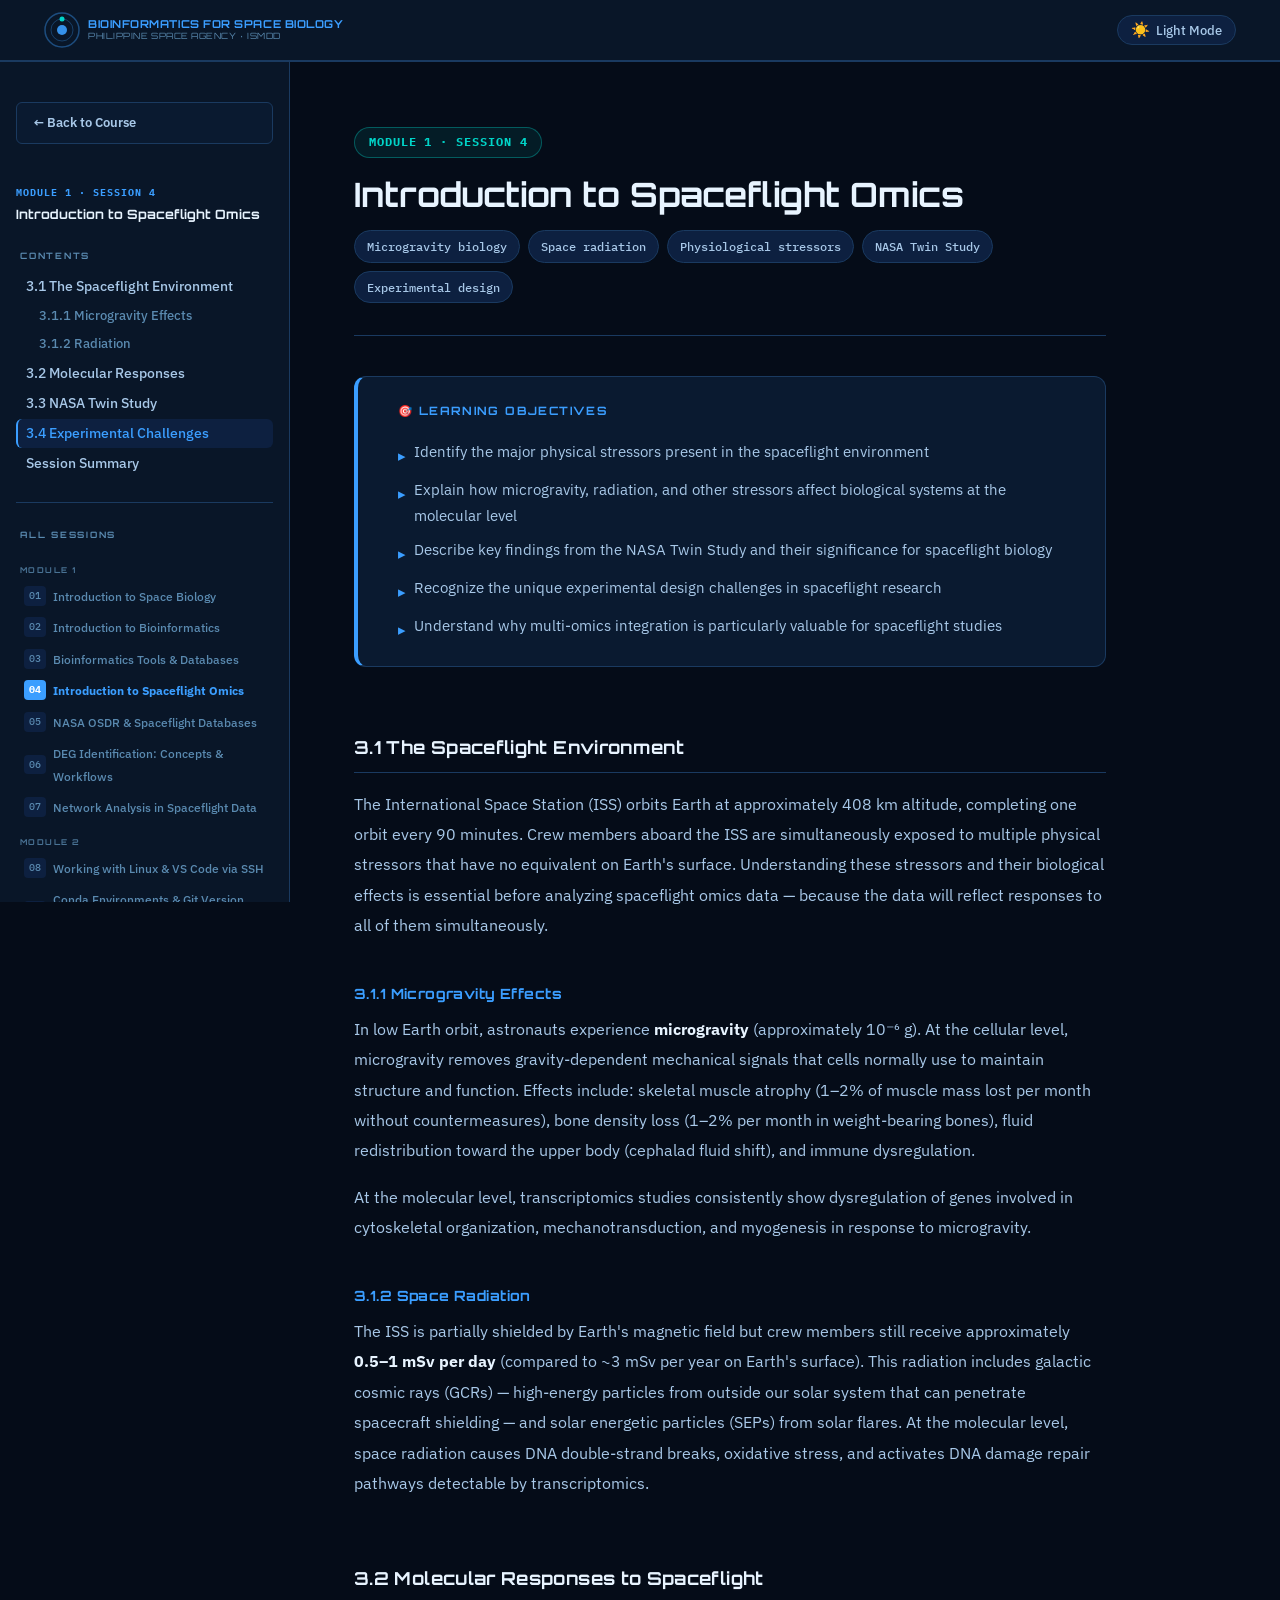
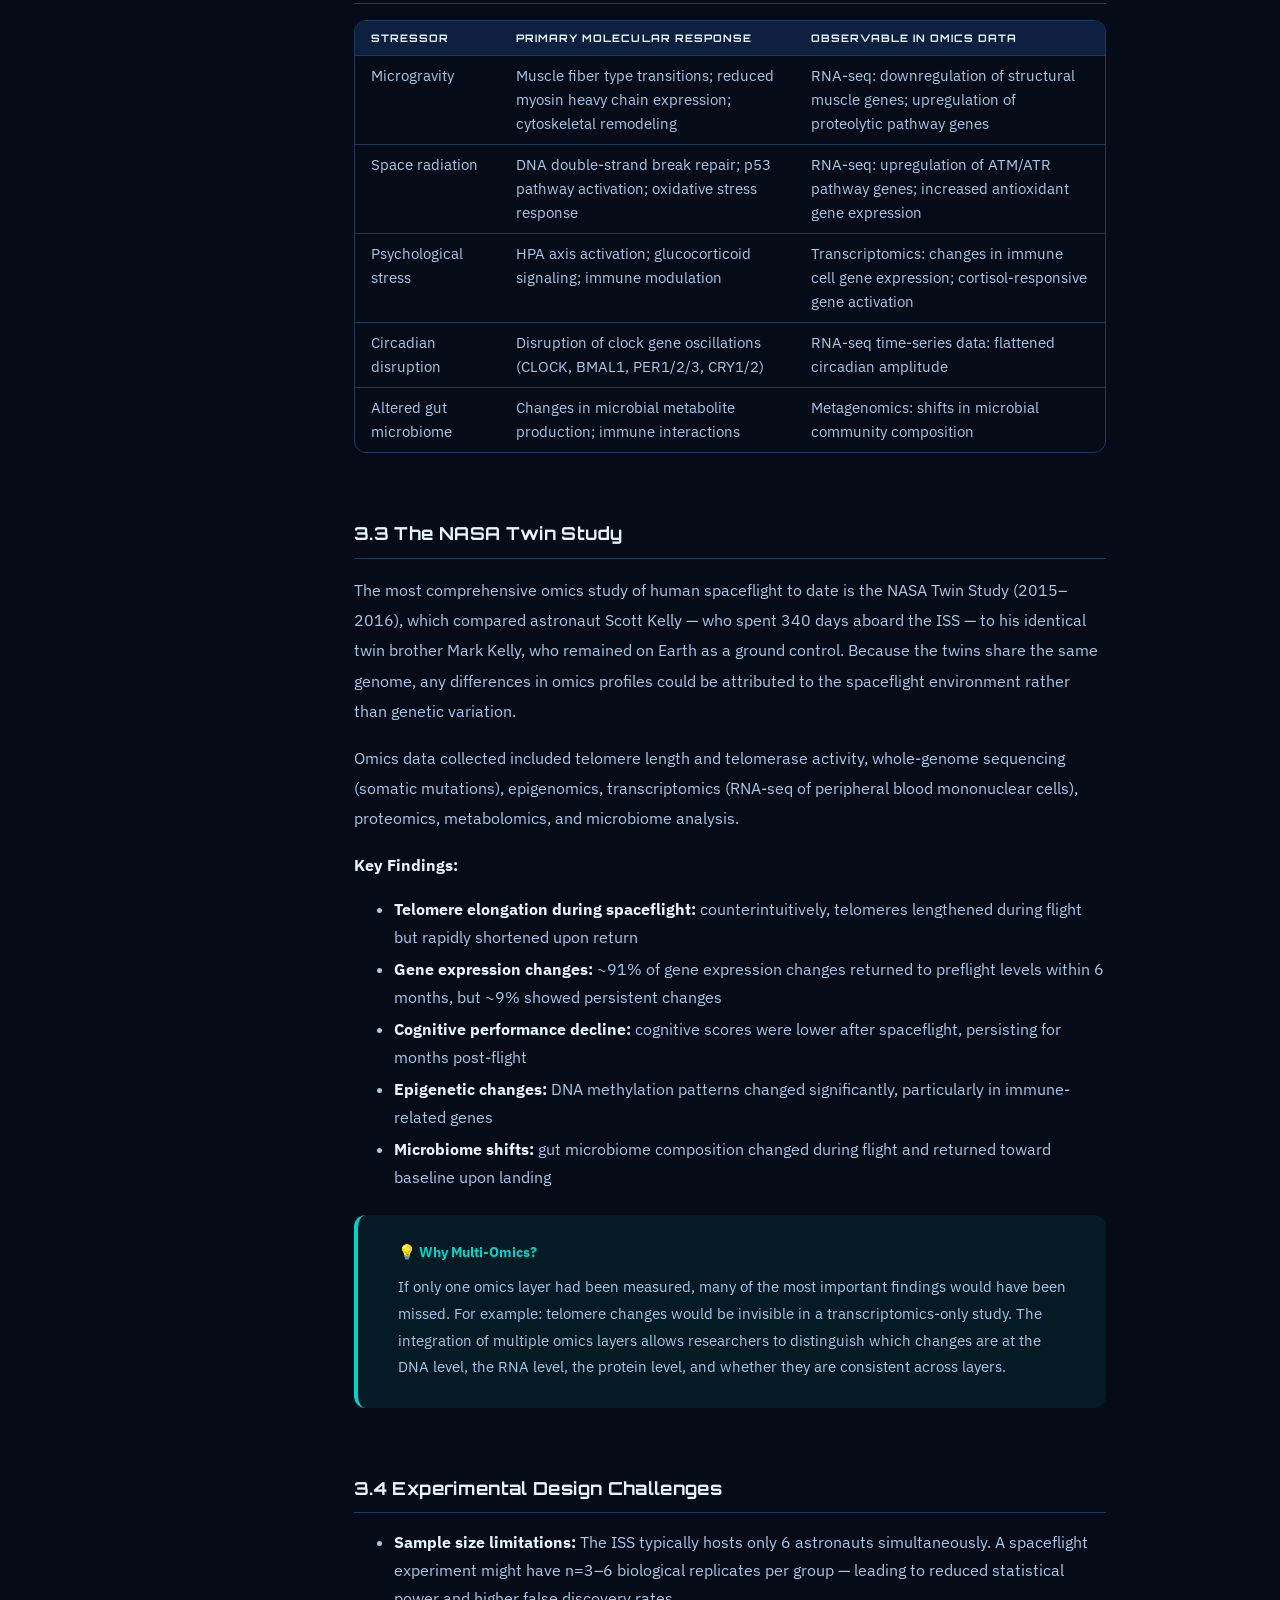
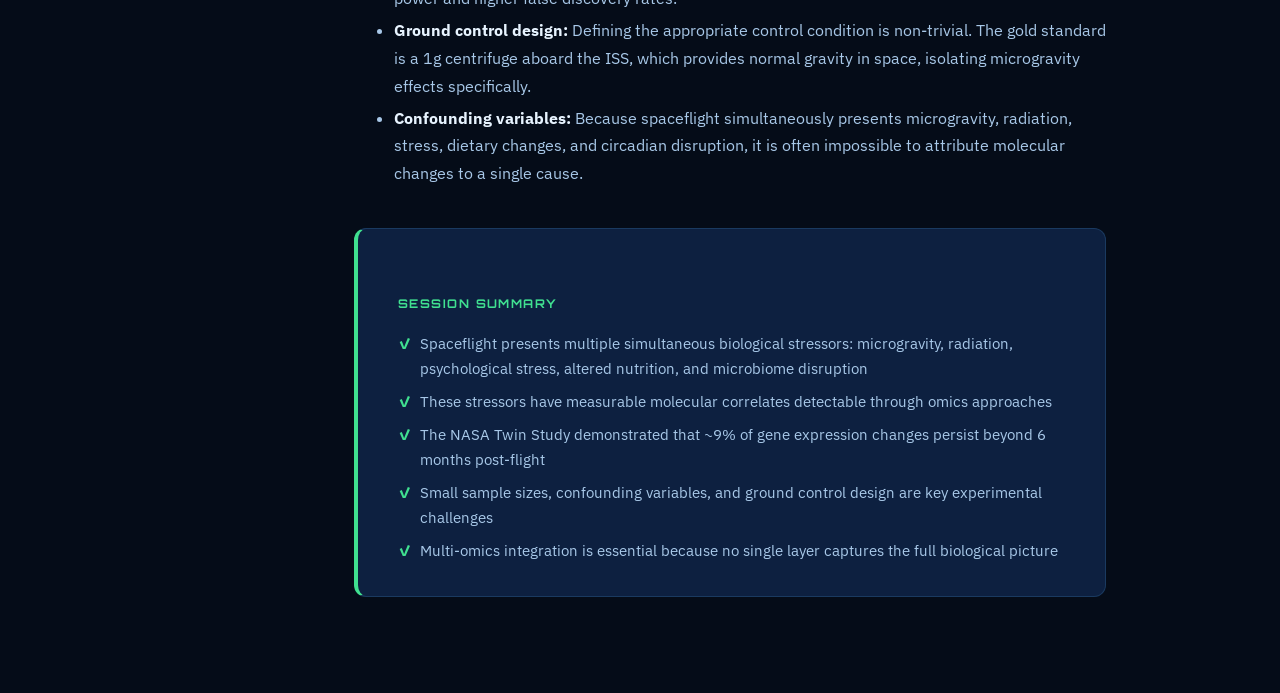
<file: pages/session-s4.html>
<!DOCTYPE html>
<html lang="en" data-theme="dark">
<head>
  <meta charset="UTF-8" /><meta name="viewport" content="width=device-width, initial-scale=1.0" />
  <title>Session 4 · Introduction to Spaceflight Omics · PhilSA-ISMDD</title>
  <link rel="preconnect" href="https://fonts.googleapis.com" /><link rel="preconnect" href="https://fonts.gstatic.com" crossorigin />
  <link href="https://fonts.googleapis.com/css2?family=Orbitron:wght@400;600;700;900&family=IBM+Plex+Sans:ital,wght@0,300;0,400;0,500;0,600;1,300;1,400&family=IBM+Plex+Mono:wght@400;500;600&display=swap" rel="stylesheet" />
  <link rel="stylesheet" href="../css/main.css" />
</head>
<body>
<div id="starfield" aria-hidden="true"></div>
<div id="app">
  <nav id="main-nav"><div class="nav-inner">
    <a href="../index.html" class="nav-brand">
      <svg class="nav-logo" viewBox="0 0 36 36" fill="none"><circle cx="18" cy="18" r="17" stroke="var(--accent-primary)" stroke-width="1.5" fill="none" opacity="0.4"/><circle cx="18" cy="18" r="11" stroke="var(--accent-primary)" stroke-width="1" fill="none" opacity="0.3"/><circle cx="18" cy="18" r="5" fill="var(--accent-primary)" opacity="0.9"/><circle cx="18" cy="7" r="2.5" fill="var(--accent-teal)"/></svg>
      <div class="nav-title">Bioinformatics for Space Biology<span>Philippine Space Agency · ISMDD</span></div>
    </a>
    <div class="nav-right"><button class="theme-toggle" onclick="toggleTheme()"><span class="theme-icon" id="theme-icon">☀️</span><span id="theme-label">Light Mode</span></button></div>
  </div></nav>
  <div class="content-area">
    <aside class="sidebar">
      <a href="../index.html" class="sidebar-back">← Back to Course</a>
      <div class="sidebar-section">
        <div class="sidebar-session-label">Module 1 · Session 4</div>
        <div class="sidebar-session-title">Introduction to Spaceflight Omics</div>
      </div>
      <div class="sidebar-section">
        <div class="sidebar-section-title">Contents</div>
        <ul class="sidebar-toc">
          <li><a href="#s4-env">3.1 The Spaceflight Environment</a></li>
          <li><a href="#s4-microgravity" class="toc-sub">3.1.1 Microgravity Effects</a></li>
          <li><a href="#s4-radiation" class="toc-sub">3.1.2 Radiation</a></li>
          <li><a href="#s4-responses">3.2 Molecular Responses</a></li>
          <li><a href="#s4-twin">3.3 NASA Twin Study</a></li>
          <li><a href="#s4-challenges">3.4 Experimental Challenges</a></li>
          <li><a href="#s4-summary">Session Summary</a></li>
        </ul>
      </div>
      <div class="sidebar-divider"></div>
      <div class="sidebar-section"><div class="sidebar-section-title">All Sessions</div><div id="all-sessions-nav"></div></div>
    </aside>
    <main class="content-main">
      <div class="session-hero">
        <div class="session-badge">Module 1 · Session 4</div>
        <h1 class="session-main-title">Introduction to Spaceflight Omics</h1>
        <div class="session-topic-pills">
          <span class="topic-pill">Microgravity biology</span>
          <span class="topic-pill">Space radiation</span>
          <span class="topic-pill">Physiological stressors</span>
          <span class="topic-pill">NASA Twin Study</span>
          <span class="topic-pill">Experimental design</span>
        </div>
      </div>
      <div class="objectives-box">
        <h3>🎯 Learning Objectives</h3>
        <ul>
          <li>Identify the major physical stressors present in the spaceflight environment</li>
          <li>Explain how microgravity, radiation, and other stressors affect biological systems at the molecular level</li>
          <li>Describe key findings from the NASA Twin Study and their significance for spaceflight biology</li>
          <li>Recognize the unique experimental design challenges in spaceflight research</li>
          <li>Understand why multi-omics integration is particularly valuable for spaceflight studies</li>
        </ul>
      </div>
      <div class="content-body">
        <h2 id="s4-env">3.1 The Spaceflight Environment</h2>
        <p>The International Space Station (ISS) orbits Earth at approximately 408 km altitude, completing one orbit every 90 minutes. Crew members aboard the ISS are simultaneously exposed to multiple physical stressors that have no equivalent on Earth's surface. Understanding these stressors and their biological effects is essential before analyzing spaceflight omics data — because the data will reflect responses to all of them simultaneously.</p>

        <h3 id="s4-microgravity">3.1.1 Microgravity Effects</h3>
        <p>In low Earth orbit, astronauts experience <strong>microgravity</strong> (approximately 10⁻⁶ g). At the cellular level, microgravity removes gravity-dependent mechanical signals that cells normally use to maintain structure and function. Effects include: skeletal muscle atrophy (1–2% of muscle mass lost per month without countermeasures), bone density loss (1–2% per month in weight-bearing bones), fluid redistribution toward the upper body (cephalad fluid shift), and immune dysregulation.</p>
        <p>At the molecular level, transcriptomics studies consistently show dysregulation of genes involved in cytoskeletal organization, mechanotransduction, and myogenesis in response to microgravity.</p>

        <h3 id="s4-radiation">3.1.2 Space Radiation</h3>
        <p>The ISS is partially shielded by Earth's magnetic field but crew members still receive approximately <strong>0.5–1 mSv per day</strong> (compared to ~3 mSv per year on Earth's surface). This radiation includes galactic cosmic rays (GCRs) — high-energy particles from outside our solar system that can penetrate spacecraft shielding — and solar energetic particles (SEPs) from solar flares. At the molecular level, space radiation causes DNA double-strand breaks, oxidative stress, and activates DNA damage repair pathways detectable by transcriptomics.</p>

        <h2 id="s4-responses">3.2 Molecular Responses to Spaceflight</h2>
        <div class="table-wrap"><table>
          <thead><tr><th>Stressor</th><th>Primary Molecular Response</th><th>Observable in Omics Data</th></tr></thead>
          <tbody>
            <tr><td>Microgravity</td><td>Muscle fiber type transitions; reduced myosin heavy chain expression; cytoskeletal remodeling</td><td>RNA-seq: downregulation of structural muscle genes; upregulation of proteolytic pathway genes</td></tr>
            <tr><td>Space radiation</td><td>DNA double-strand break repair; p53 pathway activation; oxidative stress response</td><td>RNA-seq: upregulation of ATM/ATR pathway genes; increased antioxidant gene expression</td></tr>
            <tr><td>Psychological stress</td><td>HPA axis activation; glucocorticoid signaling; immune modulation</td><td>Transcriptomics: changes in immune cell gene expression; cortisol-responsive gene activation</td></tr>
            <tr><td>Circadian disruption</td><td>Disruption of clock gene oscillations (CLOCK, BMAL1, PER1/2/3, CRY1/2)</td><td>RNA-seq time-series data: flattened circadian amplitude</td></tr>
            <tr><td>Altered gut microbiome</td><td>Changes in microbial metabolite production; immune interactions</td><td>Metagenomics: shifts in microbial community composition</td></tr>
          </tbody>
        </table></div>

        <h2 id="s4-twin">3.3 The NASA Twin Study</h2>
        <p>The most comprehensive omics study of human spaceflight to date is the NASA Twin Study (2015–2016), which compared astronaut Scott Kelly — who spent 340 days aboard the ISS — to his identical twin brother Mark Kelly, who remained on Earth as a ground control. Because the twins share the same genome, any differences in omics profiles could be attributed to the spaceflight environment rather than genetic variation.</p>
        <p>Omics data collected included telomere length and telomerase activity, whole-genome sequencing (somatic mutations), epigenomics, transcriptomics (RNA-seq of peripheral blood mononuclear cells), proteomics, metabolomics, and microbiome analysis.</p>
        <p><strong>Key Findings:</strong></p>
        <ul>
          <li><strong>Telomere elongation during spaceflight:</strong> counterintuitively, telomeres lengthened during flight but rapidly shortened upon return</li>
          <li><strong>Gene expression changes:</strong> ~91% of gene expression changes returned to preflight levels within 6 months, but ~9% showed persistent changes</li>
          <li><strong>Cognitive performance decline:</strong> cognitive scores were lower after spaceflight, persisting for months post-flight</li>
          <li><strong>Epigenetic changes:</strong> DNA methylation patterns changed significantly, particularly in immune-related genes</li>
          <li><strong>Microbiome shifts:</strong> gut microbiome composition changed during flight and returned toward baseline upon landing</li>
        </ul>
        <div class="callout callout-tip">
          <div class="callout-title">💡 Why Multi-Omics?</div>
          <p>If only one omics layer had been measured, many of the most important findings would have been missed. For example: telomere changes would be invisible in a transcriptomics-only study. The integration of multiple omics layers allows researchers to distinguish which changes are at the DNA level, the RNA level, the protein level, and whether they are consistent across layers.</p>
        </div>

        <h2 id="s4-challenges">3.4 Experimental Design Challenges</h2>
        <ul>
          <li><strong>Sample size limitations:</strong> The ISS typically hosts only 6 astronauts simultaneously. A spaceflight experiment might have n=3–6 biological replicates per group — leading to reduced statistical power and higher false discovery rates.</li>
          <li><strong>Ground control design:</strong> Defining the appropriate control condition is non-trivial. The gold standard is a 1g centrifuge aboard the ISS, which provides normal gravity in space, isolating microgravity effects specifically.</li>
          <li><strong>Confounding variables:</strong> Because spaceflight simultaneously presents microgravity, radiation, stress, dietary changes, and circadian disruption, it is often impossible to attribute molecular changes to a single cause.</li>
        </ul>

        <div class="summary-box" id="s4-summary">
          <h3>Session Summary</h3>
          <ul>
            <li>Spaceflight presents multiple simultaneous biological stressors: microgravity, radiation, psychological stress, altered nutrition, and microbiome disruption</li>
            <li>These stressors have measurable molecular correlates detectable through omics approaches</li>
            <li>The NASA Twin Study demonstrated that ~9% of gene expression changes persist beyond 6 months post-flight</li>
            <li>Small sample sizes, confounding variables, and ground control design are key experimental challenges</li>
            <li>Multi-omics integration is essential because no single layer captures the full biological picture</li>
          </ul>
        </div>
      </div>
    </main>
  </div>
</div>
<script src="../js/sessions.js"></script>
<script src="../js/main.js"></script>
<script>buildSessionNav('s4');</script>
</body></html>
</file>
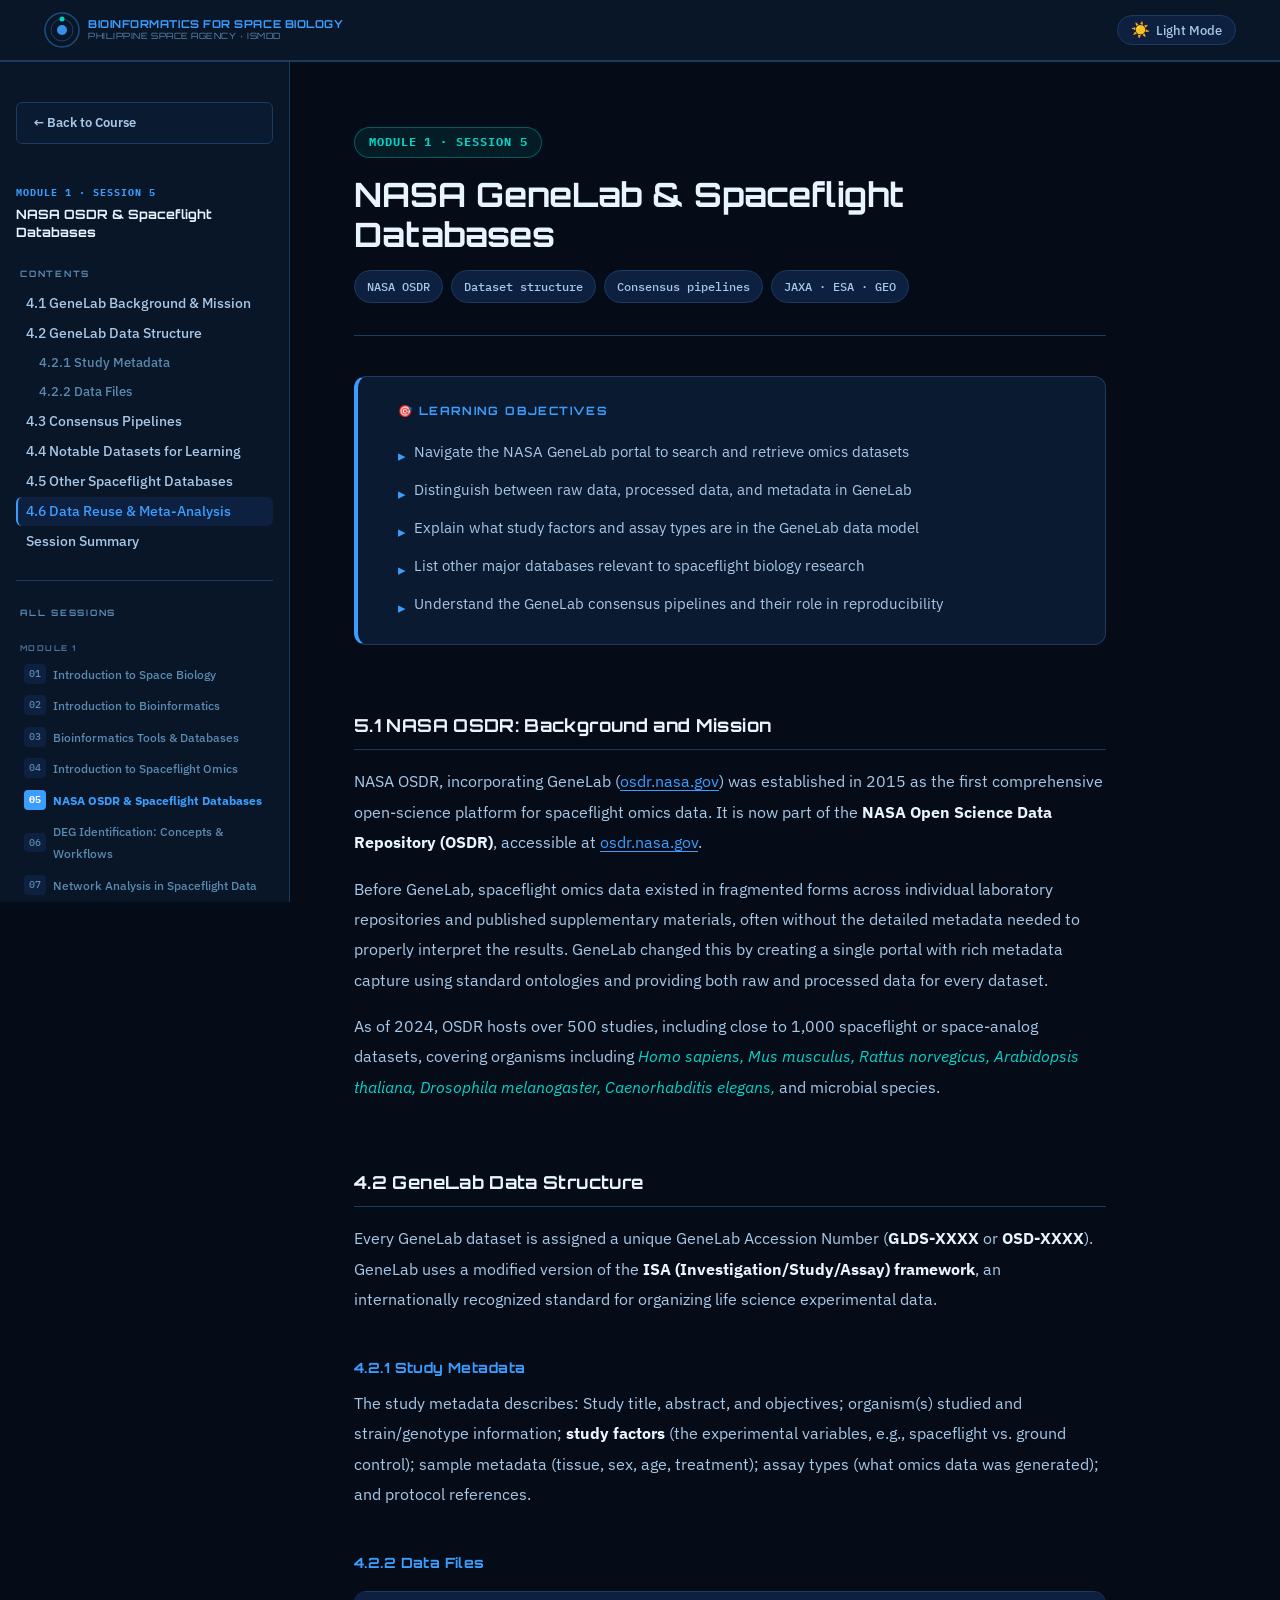
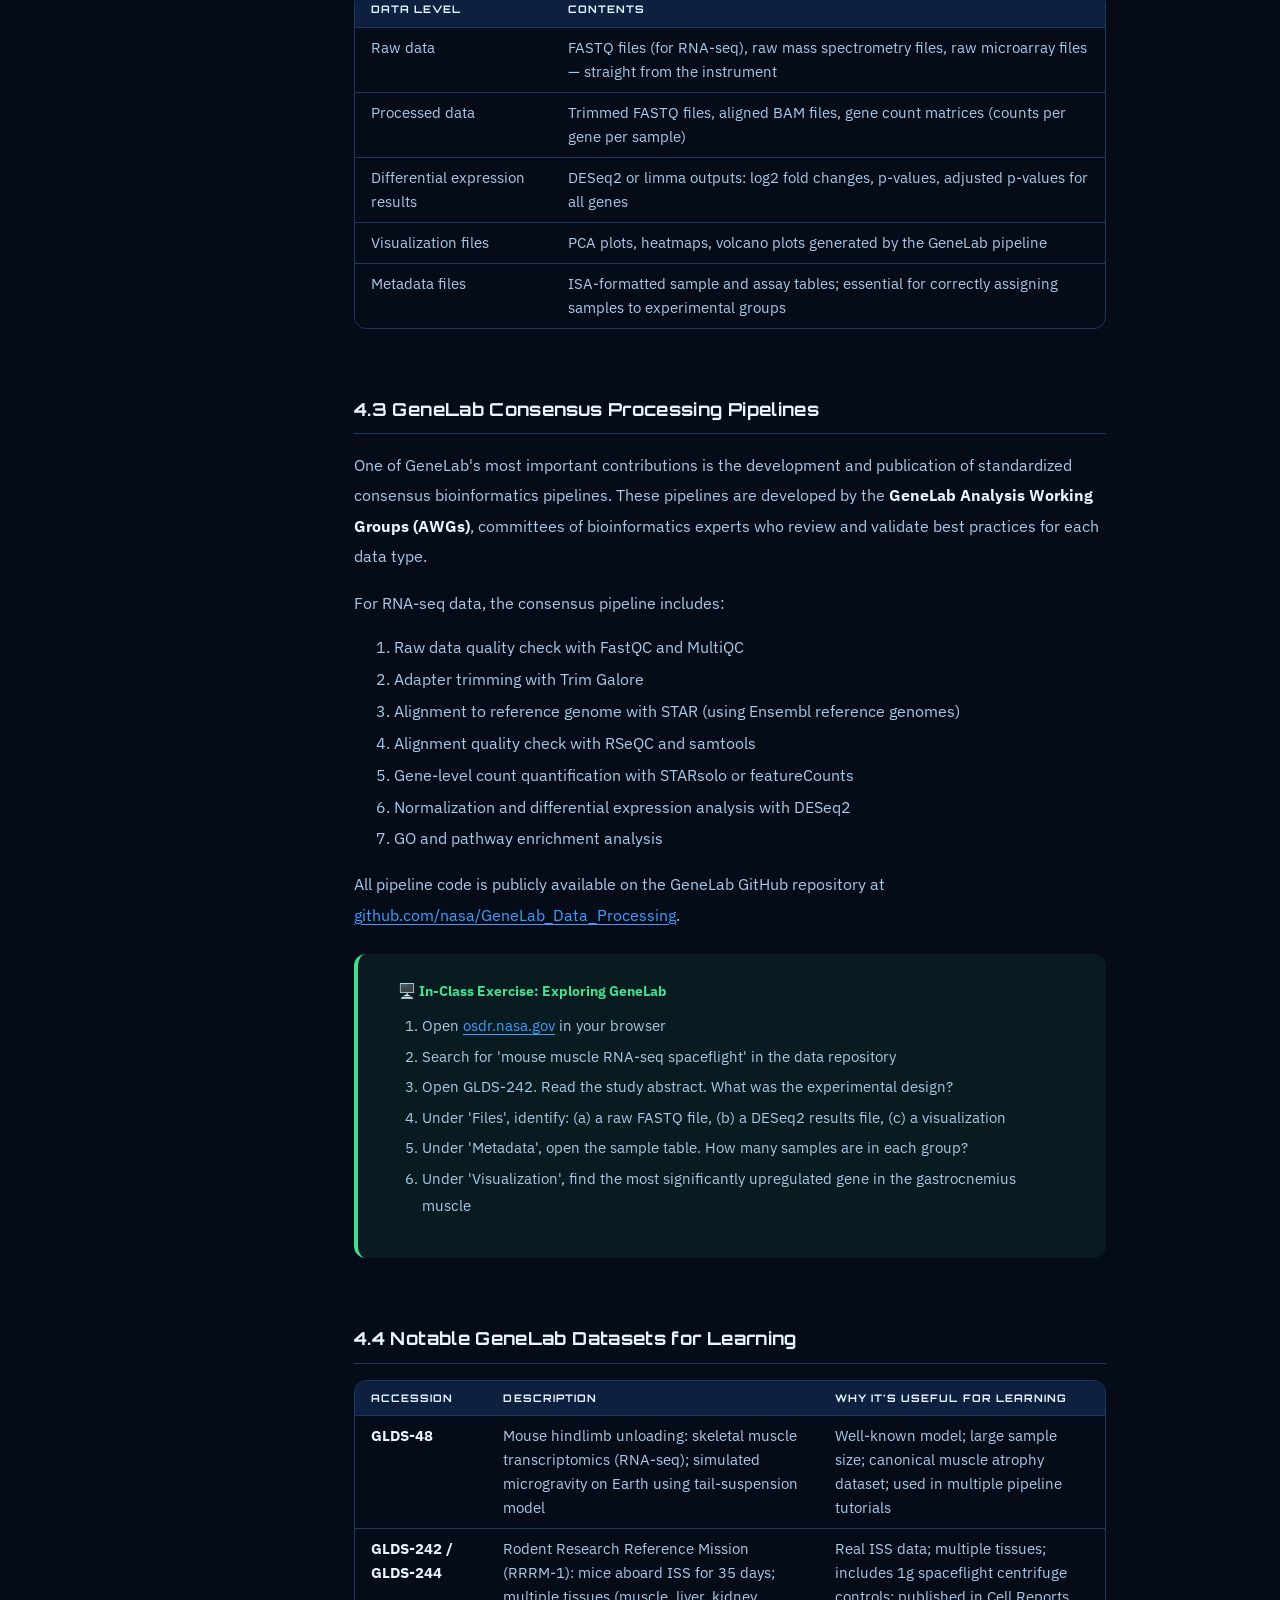
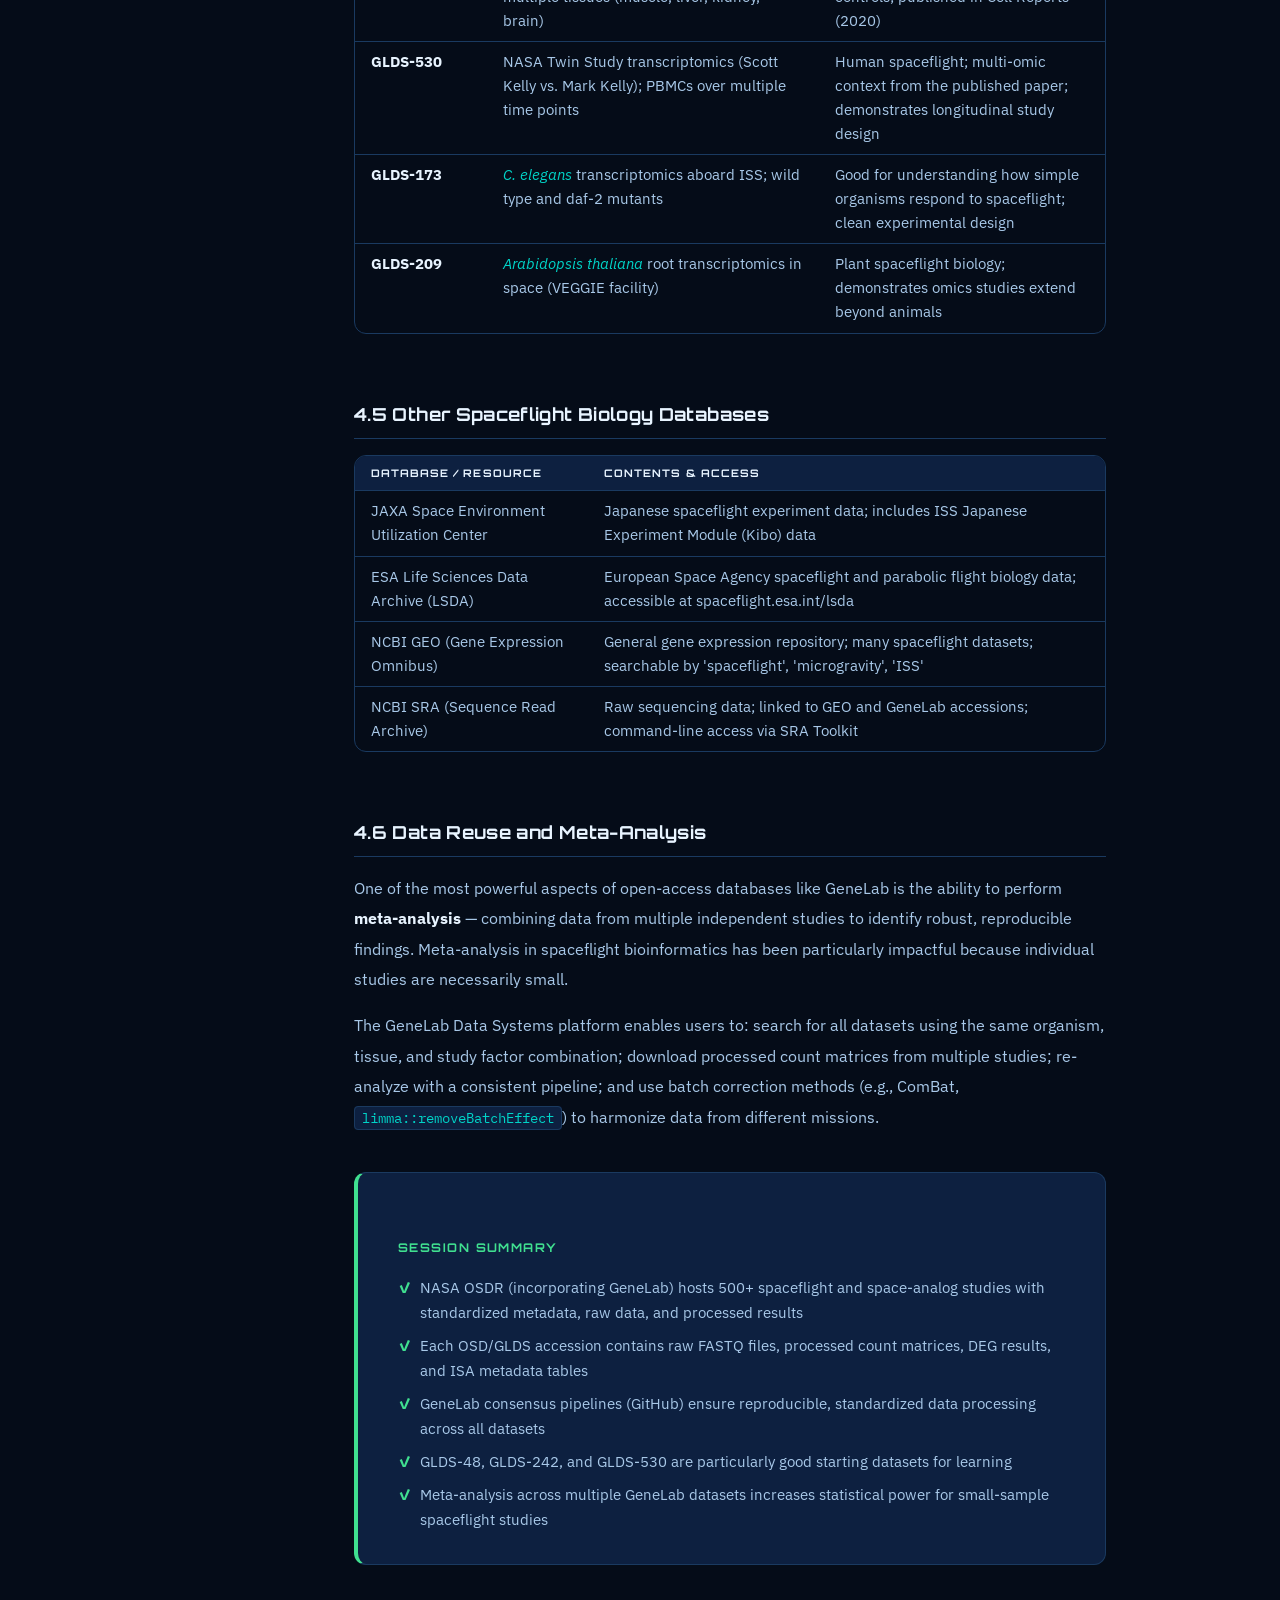
<file: pages/session-s5.html>
<!DOCTYPE html>
<html lang="en" data-theme="dark">
<head>
  <meta charset="UTF-8" /><meta name="viewport" content="width=device-width, initial-scale=1.0" />
  <title>Session 5 · NASA OSDR &amp; Spaceflight Databases · PhilSA-ISMDD</title>
  <link rel="preconnect" href="https://fonts.googleapis.com" /><link rel="preconnect" href="https://fonts.gstatic.com" crossorigin />
  <link href="https://fonts.googleapis.com/css2?family=Orbitron:wght@400;600;700;900&family=IBM+Plex+Sans:ital,wght@0,300;0,400;0,500;0,600;1,300;1,400&family=IBM+Plex+Mono:wght@400;500;600&display=swap" rel="stylesheet" />
  <link rel="stylesheet" href="../css/main.css" />
</head>
<body>
<div id="starfield" aria-hidden="true"></div>
<div id="app">
  <nav id="main-nav"><div class="nav-inner">
    <a href="../index.html" class="nav-brand">
      <svg class="nav-logo" viewBox="0 0 36 36" fill="none"><circle cx="18" cy="18" r="17" stroke="var(--accent-primary)" stroke-width="1.5" fill="none" opacity="0.4"/><circle cx="18" cy="18" r="11" stroke="var(--accent-primary)" stroke-width="1" fill="none" opacity="0.3"/><circle cx="18" cy="18" r="5" fill="var(--accent-primary)" opacity="0.9"/><circle cx="18" cy="7" r="2.5" fill="var(--accent-teal)"/></svg>
      <div class="nav-title">Bioinformatics for Space Biology<span>Philippine Space Agency · ISMDD</span></div>
    </a>
    <div class="nav-right"><button class="theme-toggle" onclick="toggleTheme()"><span class="theme-icon" id="theme-icon">☀️</span><span id="theme-label">Light Mode</span></button></div>
  </div></nav>
  <div class="content-area">
    <aside class="sidebar">
      <a href="../index.html" class="sidebar-back">← Back to Course</a>
      <div class="sidebar-section">
        <div class="sidebar-session-label">Module 1 · Session 5</div>
        <div class="sidebar-session-title">NASA OSDR &amp; Spaceflight Databases</div>
      </div>
      <div class="sidebar-section">
        <div class="sidebar-section-title">Contents</div>
        <ul class="sidebar-toc">
          <li><a href="#s5-background">4.1 GeneLab Background & Mission</a></li>
          <li><a href="#s5-structure">4.2 GeneLab Data Structure</a></li>
          <li><a href="#s5-metadata" class="toc-sub">4.2.1 Study Metadata</a></li>
          <li><a href="#s5-files" class="toc-sub">4.2.2 Data Files</a></li>
          <li><a href="#s5-pipelines">4.3 Consensus Pipelines</a></li>
          <li><a href="#s5-datasets">4.4 Notable Datasets for Learning</a></li>
          <li><a href="#s5-other">4.5 Other Spaceflight Databases</a></li>
          <li><a href="#s5-meta">4.6 Data Reuse & Meta-Analysis</a></li>
          <li><a href="#s5-summary">Session Summary</a></li>
        </ul>
      </div>
      <div class="sidebar-divider"></div>
      <div class="sidebar-section"><div class="sidebar-section-title">All Sessions</div><div id="all-sessions-nav"></div></div>
    </aside>
    <main class="content-main">
      <div class="session-hero">
        <div class="session-badge">Module 1 · Session 5</div>
        <h1 class="session-main-title">NASA GeneLab & Spaceflight Databases</h1>
        <div class="session-topic-pills">
          <span class="topic-pill">NASA OSDR</span>
          <span class="topic-pill">Dataset structure</span>
          <span class="topic-pill">Consensus pipelines</span>
          <span class="topic-pill">JAXA · ESA · GEO</span>
        </div>
      </div>
      <div class="objectives-box">
        <h3>🎯 Learning Objectives</h3>
        <ul>
          <li>Navigate the NASA GeneLab portal to search and retrieve omics datasets</li>
          <li>Distinguish between raw data, processed data, and metadata in GeneLab</li>
          <li>Explain what study factors and assay types are in the GeneLab data model</li>
          <li>List other major databases relevant to spaceflight biology research</li>
          <li>Understand the GeneLab consensus pipelines and their role in reproducibility</li>
        </ul>
      </div>
      <div class="content-body">
        <h2 id="s5-background">5.1 NASA OSDR: Background and Mission</h2>
        <p>NASA OSDR, incorporating GeneLab (<a href="https://osdr.nasa.gov" target="_blank" rel="noopener">osdr.nasa.gov</a>) was established in 2015 as the first comprehensive open-science platform for spaceflight omics data. It is now part of the <strong>NASA Open Science Data Repository (OSDR)</strong>, accessible at <a href="https://osdr.nasa.gov" target="_blank" rel="noopener">osdr.nasa.gov</a>.</p>
        <p>Before GeneLab, spaceflight omics data existed in fragmented forms across individual laboratory repositories and published supplementary materials, often without the detailed metadata needed to properly interpret the results. GeneLab changed this by creating a single portal with rich metadata capture using standard ontologies and providing both raw and processed data for every dataset.</p>
        <p>As of 2024, OSDR hosts over 500 studies, including close to 1,000 spaceflight or space-analog datasets, covering organisms including <em>Homo sapiens, Mus musculus, Rattus norvegicus, Arabidopsis thaliana, Drosophila melanogaster, Caenorhabditis elegans,</em> and microbial species.</p>

        <h2 id="s5-structure">4.2 GeneLab Data Structure</h2>
        <p>Every GeneLab dataset is assigned a unique GeneLab Accession Number (<strong>GLDS-XXXX</strong> or <strong>OSD-XXXX</strong>). GeneLab uses a modified version of the <strong>ISA (Investigation/Study/Assay) framework</strong>, an internationally recognized standard for organizing life science experimental data.</p>

        <h3 id="s5-metadata">4.2.1 Study Metadata</h3>
        <p>The study metadata describes: Study title, abstract, and objectives; organism(s) studied and strain/genotype information; <strong>study factors</strong> (the experimental variables, e.g., spaceflight vs. ground control); sample metadata (tissue, sex, age, treatment); assay types (what omics data was generated); and protocol references.</p>

        <h3 id="s5-files">4.2.2 Data Files</h3>
        <div class="table-wrap"><table>
          <thead><tr><th>Data Level</th><th>Contents</th></tr></thead>
          <tbody>
            <tr><td>Raw data</td><td>FASTQ files (for RNA-seq), raw mass spectrometry files, raw microarray files — straight from the instrument</td></tr>
            <tr><td>Processed data</td><td>Trimmed FASTQ files, aligned BAM files, gene count matrices (counts per gene per sample)</td></tr>
            <tr><td>Differential expression results</td><td>DESeq2 or limma outputs: log2 fold changes, p-values, adjusted p-values for all genes</td></tr>
            <tr><td>Visualization files</td><td>PCA plots, heatmaps, volcano plots generated by the GeneLab pipeline</td></tr>
            <tr><td>Metadata files</td><td>ISA-formatted sample and assay tables; essential for correctly assigning samples to experimental groups</td></tr>
          </tbody>
        </table></div>

        <h2 id="s5-pipelines">4.3 GeneLab Consensus Processing Pipelines</h2>
        <p>One of GeneLab's most important contributions is the development and publication of standardized consensus bioinformatics pipelines. These pipelines are developed by the <strong>GeneLab Analysis Working Groups (AWGs)</strong>, committees of bioinformatics experts who review and validate best practices for each data type.</p>
        <p>For RNA-seq data, the consensus pipeline includes:</p>
        <ol>
          <li>Raw data quality check with FastQC and MultiQC</li>
          <li>Adapter trimming with Trim Galore</li>
          <li>Alignment to reference genome with STAR (using Ensembl reference genomes)</li>
          <li>Alignment quality check with RSeQC and samtools</li>
          <li>Gene-level count quantification with STARsolo or featureCounts</li>
          <li>Normalization and differential expression analysis with DESeq2</li>
          <li>GO and pathway enrichment analysis</li>
        </ol>
        <p>All pipeline code is publicly available on the GeneLab GitHub repository at <a href="https://github.com/nasa/GeneLab_Data_Processing" target="_blank" rel="noopener">github.com/nasa/GeneLab_Data_Processing</a>.</p>
        <div class="callout callout-exercise">
          <div class="callout-title">🖥️ In-Class Exercise: Exploring GeneLab</div>
          <ol>
            <li>Open <a href="https://osdr.nasa.gov" target="_blank" rel="noopener">osdr.nasa.gov</a> in your browser</li>
            <li>Search for 'mouse muscle RNA-seq spaceflight' in the data repository</li>
            <li>Open GLDS-242. Read the study abstract. What was the experimental design?</li>
            <li>Under 'Files', identify: (a) a raw FASTQ file, (b) a DESeq2 results file, (c) a visualization</li>
            <li>Under 'Metadata', open the sample table. How many samples are in each group?</li>
            <li>Under 'Visualization', find the most significantly upregulated gene in the gastrocnemius muscle</li>
          </ol>
        </div>

        <h2 id="s5-datasets">4.4 Notable GeneLab Datasets for Learning</h2>
        <div class="table-wrap"><table>
          <thead><tr><th>Accession</th><th>Description</th><th>Why It's Useful for Learning</th></tr></thead>
          <tbody>
            <tr><td><strong>GLDS-48</strong></td><td>Mouse hindlimb unloading: skeletal muscle transcriptomics (RNA-seq); simulated microgravity on Earth using tail-suspension model</td><td>Well-known model; large sample size; canonical muscle atrophy dataset; used in multiple pipeline tutorials</td></tr>
            <tr><td><strong>GLDS-242 / GLDS-244</strong></td><td>Rodent Research Reference Mission (RRRM-1): mice aboard ISS for 35 days; multiple tissues (muscle, liver, kidney, brain)</td><td>Real ISS data; multiple tissues; includes 1g spaceflight centrifuge controls; published in Cell Reports (2020)</td></tr>
            <tr><td><strong>GLDS-530</strong></td><td>NASA Twin Study transcriptomics (Scott Kelly vs. Mark Kelly); PBMCs over multiple time points</td><td>Human spaceflight; multi-omic context from the published paper; demonstrates longitudinal study design</td></tr>
            <tr><td><strong>GLDS-173</strong></td><td><em>C. elegans</em> transcriptomics aboard ISS; wild type and daf-2 mutants</td><td>Good for understanding how simple organisms respond to spaceflight; clean experimental design</td></tr>
            <tr><td><strong>GLDS-209</strong></td><td><em>Arabidopsis thaliana</em> root transcriptomics in space (VEGGIE facility)</td><td>Plant spaceflight biology; demonstrates omics studies extend beyond animals</td></tr>
          </tbody>
        </table></div>

        <h2 id="s5-other">4.5 Other Spaceflight Biology Databases</h2>
        <div class="table-wrap"><table>
          <thead><tr><th>Database / Resource</th><th>Contents & Access</th></tr></thead>
          <tbody>
            <tr><td>JAXA Space Environment Utilization Center</td><td>Japanese spaceflight experiment data; includes ISS Japanese Experiment Module (Kibo) data</td></tr>
            <tr><td>ESA Life Sciences Data Archive (LSDA)</td><td>European Space Agency spaceflight and parabolic flight biology data; accessible at spaceflight.esa.int/lsda</td></tr>
            <tr><td>NCBI GEO (Gene Expression Omnibus)</td><td>General gene expression repository; many spaceflight datasets; searchable by 'spaceflight', 'microgravity', 'ISS'</td></tr>
            <tr><td>NCBI SRA (Sequence Read Archive)</td><td>Raw sequencing data; linked to GEO and GeneLab accessions; command-line access via SRA Toolkit</td></tr>
          </tbody>
        </table></div>

        <h2 id="s5-meta">4.6 Data Reuse and Meta-Analysis</h2>
        <p>One of the most powerful aspects of open-access databases like GeneLab is the ability to perform <strong>meta-analysis</strong> — combining data from multiple independent studies to identify robust, reproducible findings. Meta-analysis in spaceflight bioinformatics has been particularly impactful because individual studies are necessarily small.</p>
        <p>The GeneLab Data Systems platform enables users to: search for all datasets using the same organism, tissue, and study factor combination; download processed count matrices from multiple studies; re-analyze with a consistent pipeline; and use batch correction methods (e.g., ComBat, <code>limma::removeBatchEffect</code>) to harmonize data from different missions.</p>

        <div class="summary-box" id="s5-summary">
          <h3>Session Summary</h3>
          <ul>
            <li>NASA OSDR (incorporating GeneLab) hosts 500+ spaceflight and space-analog studies with standardized metadata, raw data, and processed results</li>
            <li>Each OSD/GLDS accession contains raw FASTQ files, processed count matrices, DEG results, and ISA metadata tables</li>
            <li>GeneLab consensus pipelines (GitHub) ensure reproducible, standardized data processing across all datasets</li>
            <li>GLDS-48, GLDS-242, and GLDS-530 are particularly good starting datasets for learning</li>
            <li>Meta-analysis across multiple GeneLab datasets increases statistical power for small-sample spaceflight studies</li>
          </ul>
        </div>
      </div>
    </main>
  </div>
</div>
<script src="../js/sessions.js"></script>
<script src="../js/main.js"></script>
<script>buildSessionNav('s5');</script>
</body></html>
</file>
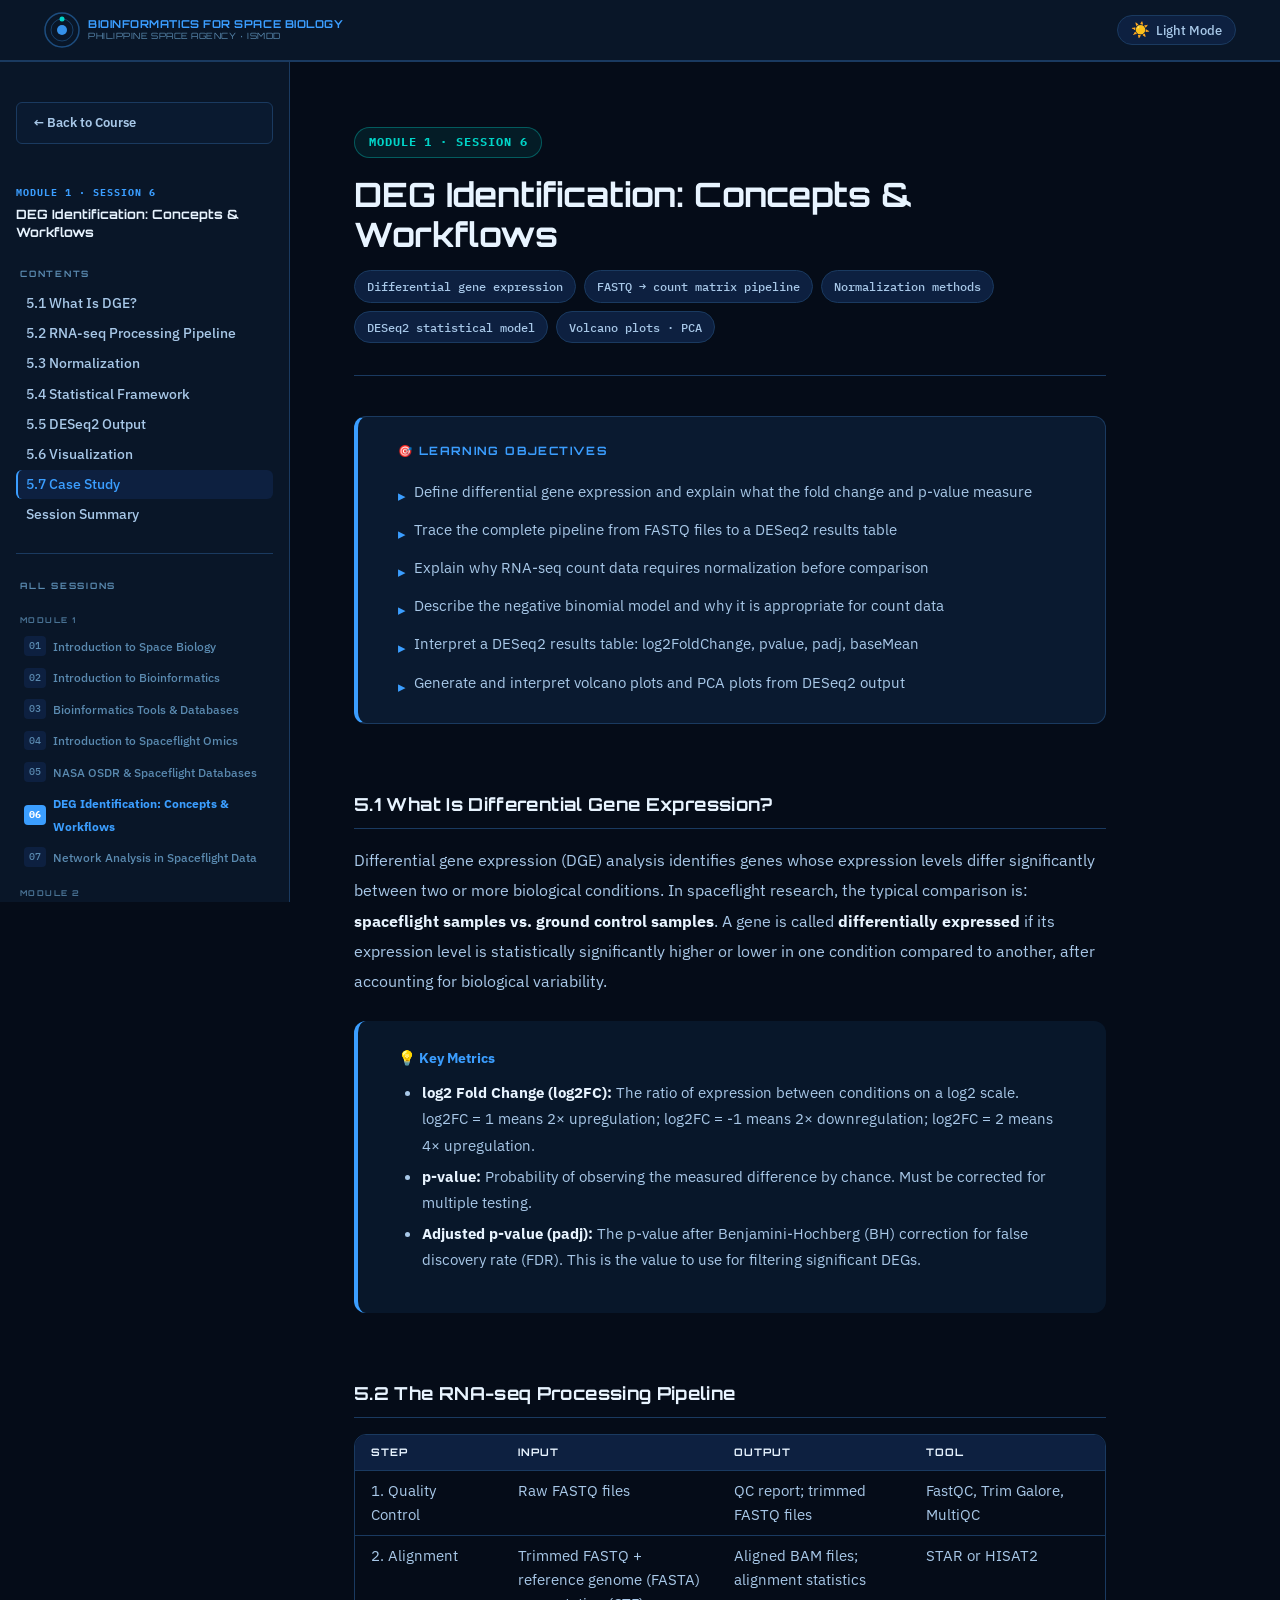
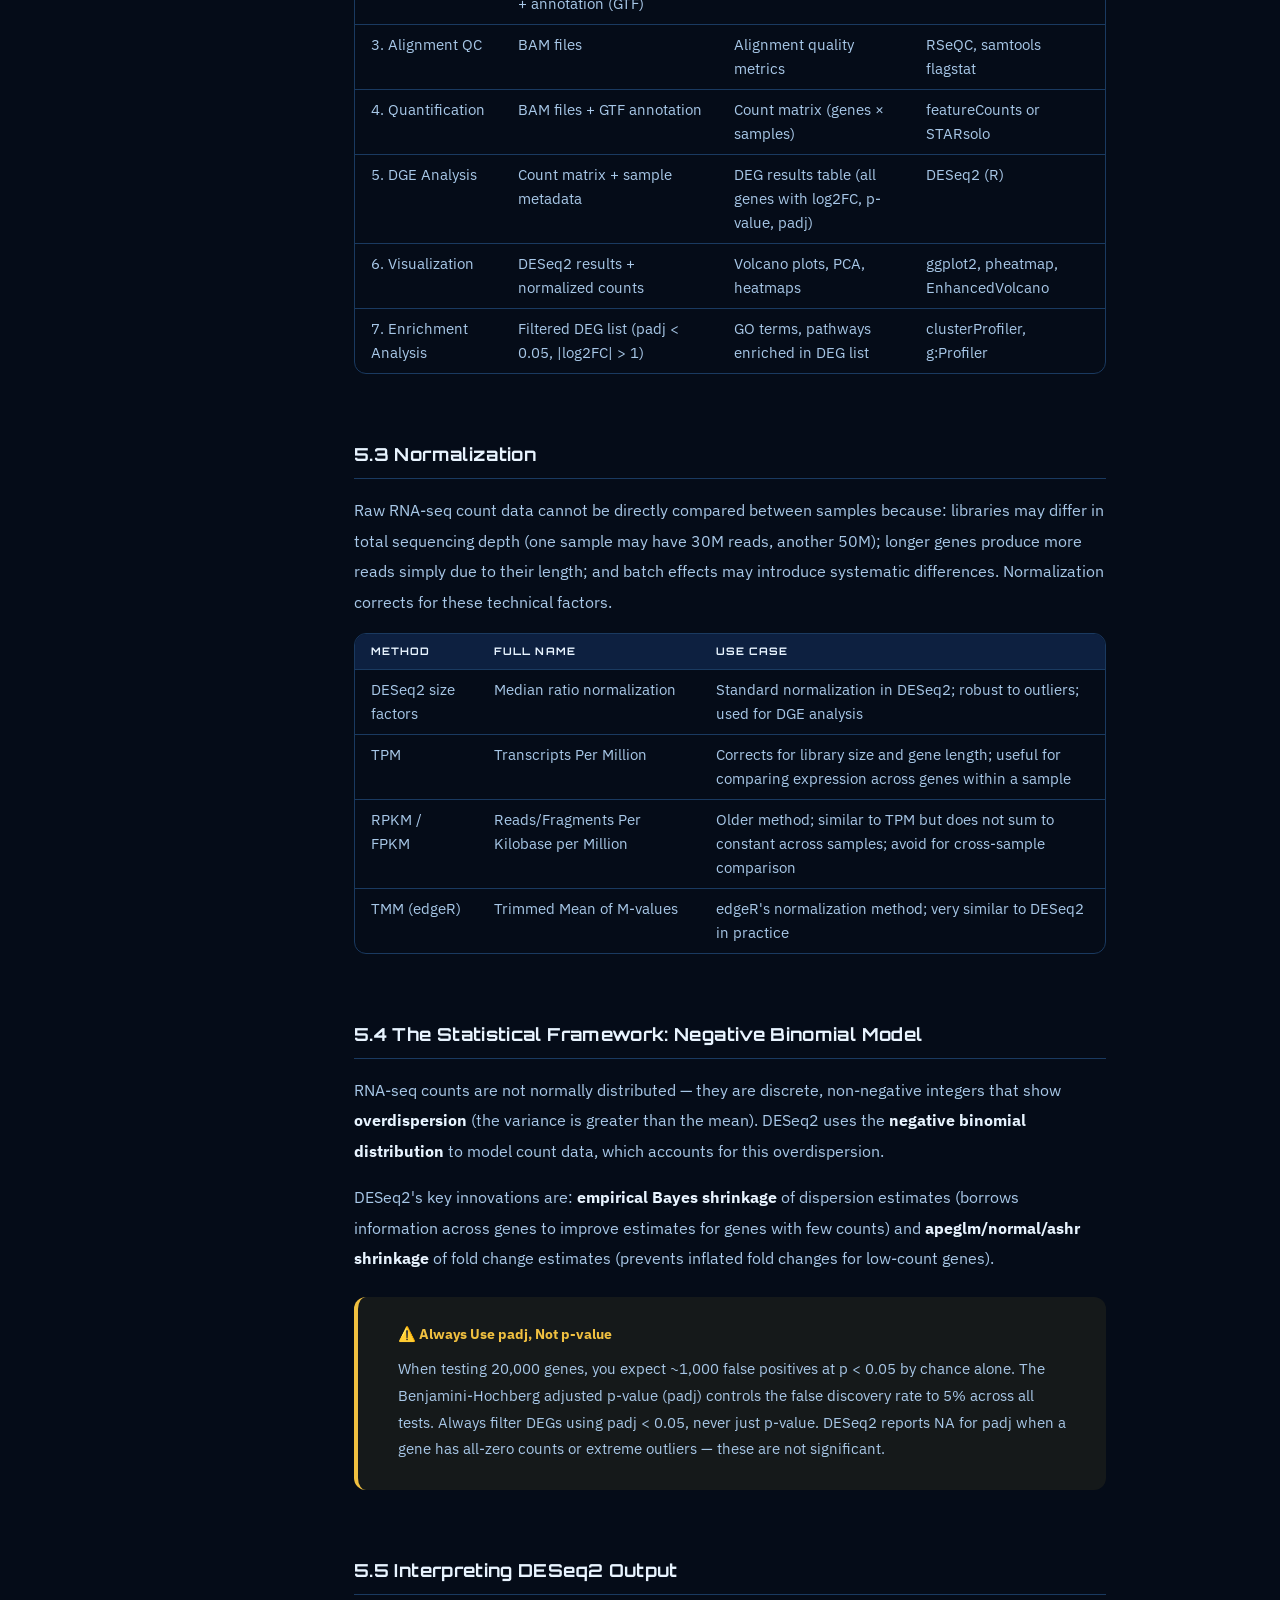
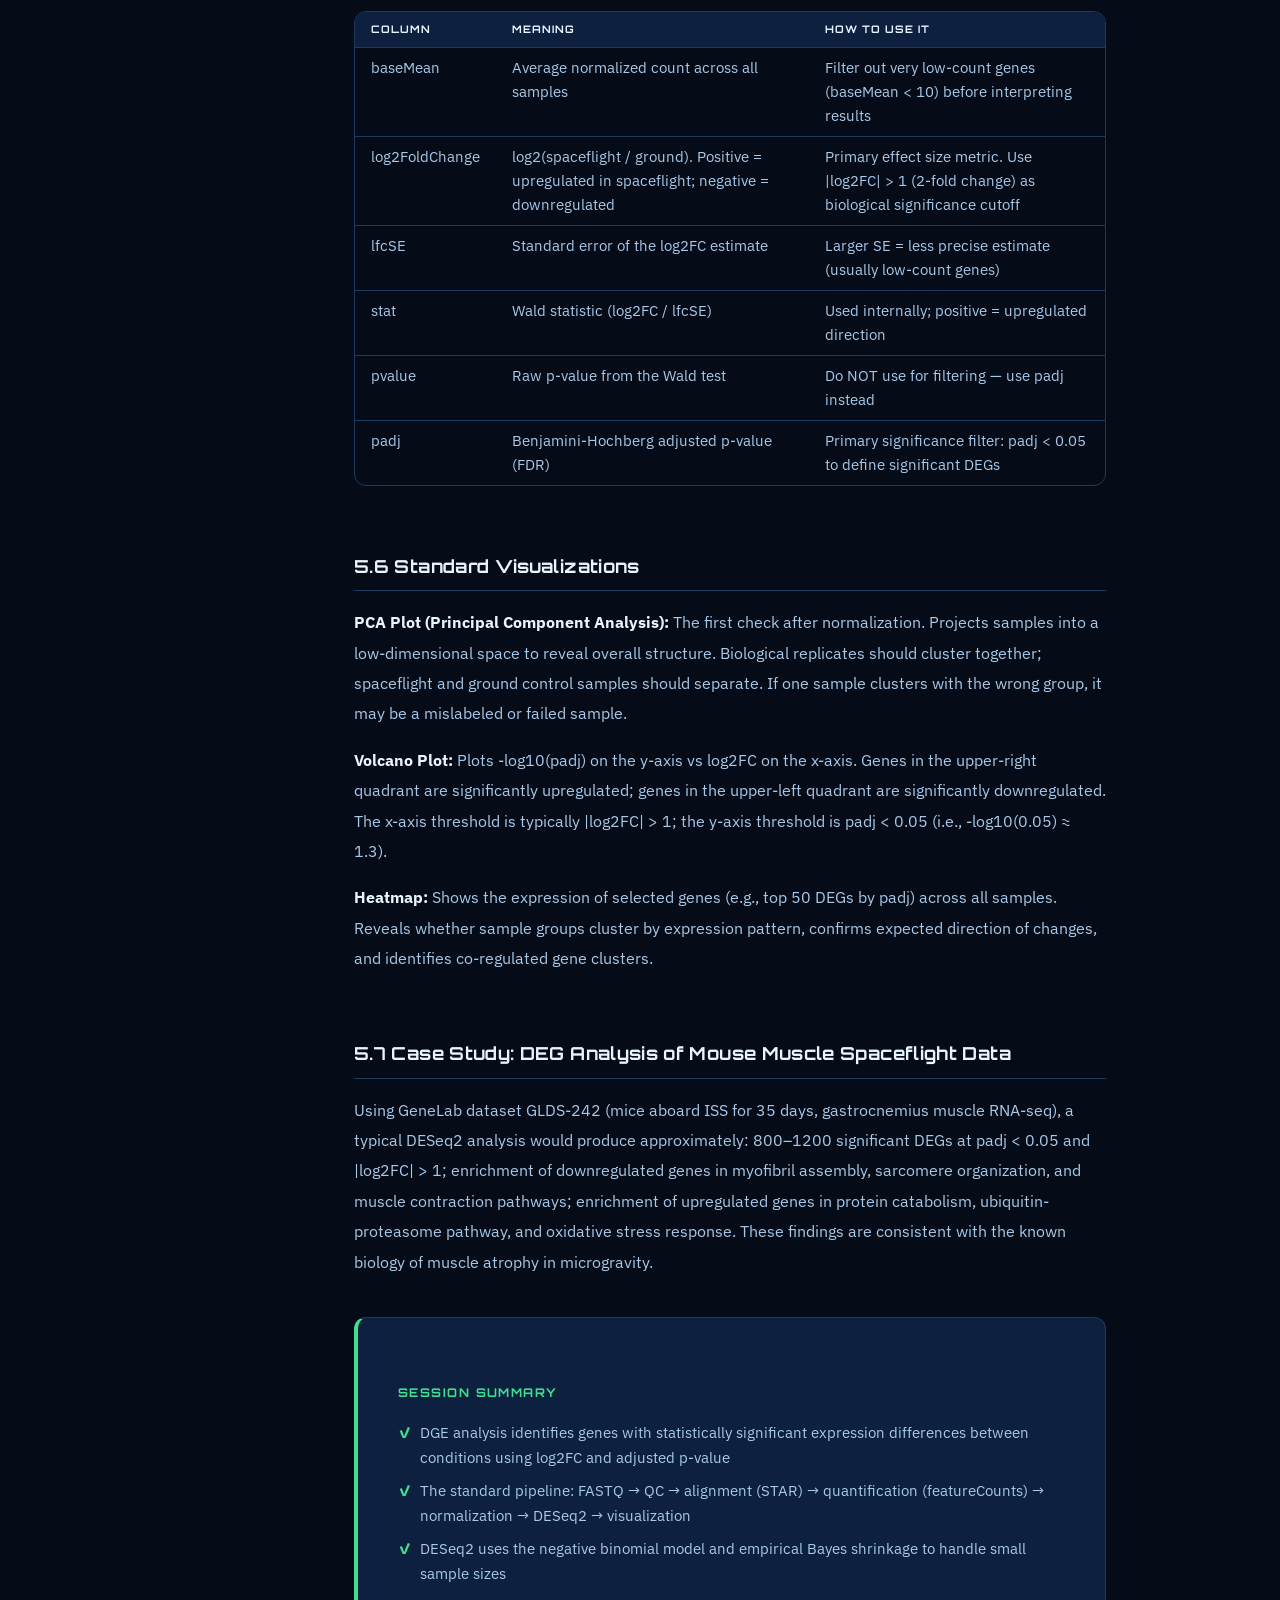
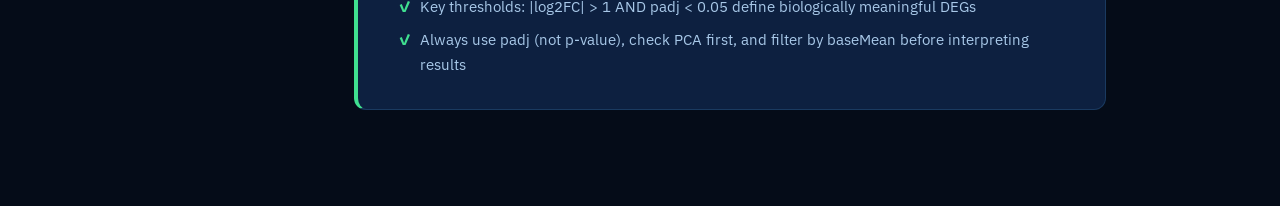
<file: pages/session-s6.html>
<!DOCTYPE html>
<html lang="en" data-theme="dark">
<head>
  <meta charset="UTF-8" /><meta name="viewport" content="width=device-width, initial-scale=1.0" />
  <title>Session 6 · DEG Identification · PhilSA-ISMDD</title>
  <link rel="preconnect" href="https://fonts.googleapis.com" /><link rel="preconnect" href="https://fonts.gstatic.com" crossorigin />
  <link href="https://fonts.googleapis.com/css2?family=Orbitron:wght@400;600;700;900&family=IBM+Plex+Sans:ital,wght@0,300;0,400;0,500;0,600;1,300;1,400&family=IBM+Plex+Mono:wght@400;500;600&display=swap" rel="stylesheet" />
  <link rel="stylesheet" href="../css/main.css" />
</head>
<body>
<div id="starfield" aria-hidden="true"></div>
<div id="app">
  <nav id="main-nav"><div class="nav-inner">
    <a href="../index.html" class="nav-brand">
      <svg class="nav-logo" viewBox="0 0 36 36" fill="none"><circle cx="18" cy="18" r="17" stroke="var(--accent-primary)" stroke-width="1.5" fill="none" opacity="0.4"/><circle cx="18" cy="18" r="11" stroke="var(--accent-primary)" stroke-width="1" fill="none" opacity="0.3"/><circle cx="18" cy="18" r="5" fill="var(--accent-primary)" opacity="0.9"/><circle cx="18" cy="7" r="2.5" fill="var(--accent-teal)"/></svg>
      <div class="nav-title">Bioinformatics for Space Biology<span>Philippine Space Agency · ISMDD</span></div>
    </a>
    <div class="nav-right"><button class="theme-toggle" onclick="toggleTheme()"><span class="theme-icon" id="theme-icon">☀️</span><span id="theme-label">Light Mode</span></button></div>
  </div></nav>
  <div class="content-area">
    <aside class="sidebar">
      <a href="../index.html" class="sidebar-back">← Back to Course</a>
      <div class="sidebar-section">
        <div class="sidebar-session-label">Module 1 · Session 6</div>
        <div class="sidebar-session-title">DEG Identification: Concepts &amp; Workflows</div>
      </div>
      <div class="sidebar-section">
        <div class="sidebar-section-title">Contents</div>
        <ul class="sidebar-toc">
          <li><a href="#s6-what">5.1 What Is DGE?</a></li>
          <li><a href="#s6-pipeline">5.2 RNA-seq Processing Pipeline</a></li>
          <li><a href="#s6-norm">5.3 Normalization</a></li>
          <li><a href="#s6-stats">5.4 Statistical Framework</a></li>
          <li><a href="#s6-output">5.5 DESeq2 Output</a></li>
          <li><a href="#s6-viz">5.6 Visualization</a></li>
          <li><a href="#s6-case">5.7 Case Study</a></li>
          <li><a href="#s6-summary">Session Summary</a></li>
        </ul>
      </div>
      <div class="sidebar-divider"></div>
      <div class="sidebar-section"><div class="sidebar-section-title">All Sessions</div><div id="all-sessions-nav"></div></div>
    </aside>
    <main class="content-main">
      <div class="session-hero">
        <div class="session-badge">Module 1 · Session 6</div>
        <h1 class="session-main-title">DEG Identification: Concepts & Workflows</h1>
        <div class="session-topic-pills">
          <span class="topic-pill">Differential gene expression</span>
          <span class="topic-pill">FASTQ → count matrix pipeline</span>
          <span class="topic-pill">Normalization methods</span>
          <span class="topic-pill">DESeq2 statistical model</span>
          <span class="topic-pill">Volcano plots · PCA</span>
        </div>
      </div>
      <div class="objectives-box">
        <h3>🎯 Learning Objectives</h3>
        <ul>
          <li>Define differential gene expression and explain what the fold change and p-value measure</li>
          <li>Trace the complete pipeline from FASTQ files to a DESeq2 results table</li>
          <li>Explain why RNA-seq count data requires normalization before comparison</li>
          <li>Describe the negative binomial model and why it is appropriate for count data</li>
          <li>Interpret a DESeq2 results table: log2FoldChange, pvalue, padj, baseMean</li>
          <li>Generate and interpret volcano plots and PCA plots from DESeq2 output</li>
        </ul>
      </div>
      <div class="content-body">
        <h2 id="s6-what">5.1 What Is Differential Gene Expression?</h2>
        <p>Differential gene expression (DGE) analysis identifies genes whose expression levels differ significantly between two or more biological conditions. In spaceflight research, the typical comparison is: <strong>spaceflight samples vs. ground control samples</strong>. A gene is called <strong>differentially expressed</strong> if its expression level is statistically significantly higher or lower in one condition compared to another, after accounting for biological variability.</p>
        <div class="callout callout-info">
          <div class="callout-title">💡 Key Metrics</div>
          <ul>
            <li><strong>log2 Fold Change (log2FC):</strong> The ratio of expression between conditions on a log2 scale. log2FC = 1 means 2× upregulation; log2FC = -1 means 2× downregulation; log2FC = 2 means 4× upregulation.</li>
            <li><strong>p-value:</strong> Probability of observing the measured difference by chance. Must be corrected for multiple testing.</li>
            <li><strong>Adjusted p-value (padj):</strong> The p-value after Benjamini-Hochberg (BH) correction for false discovery rate (FDR). This is the value to use for filtering significant DEGs.</li>
          </ul>
        </div>

        <h2 id="s6-pipeline">5.2 The RNA-seq Processing Pipeline</h2>
        <div class="table-wrap"><table>
          <thead><tr><th>Step</th><th>Input</th><th>Output</th><th>Tool</th></tr></thead>
          <tbody>
            <tr><td>1. Quality Control</td><td>Raw FASTQ files</td><td>QC report; trimmed FASTQ files</td><td>FastQC, Trim Galore, MultiQC</td></tr>
            <tr><td>2. Alignment</td><td>Trimmed FASTQ + reference genome (FASTA) + annotation (GTF)</td><td>Aligned BAM files; alignment statistics</td><td>STAR or HISAT2</td></tr>
            <tr><td>3. Alignment QC</td><td>BAM files</td><td>Alignment quality metrics</td><td>RSeQC, samtools flagstat</td></tr>
            <tr><td>4. Quantification</td><td>BAM files + GTF annotation</td><td>Count matrix (genes × samples)</td><td>featureCounts or STARsolo</td></tr>
            <tr><td>5. DGE Analysis</td><td>Count matrix + sample metadata</td><td>DEG results table (all genes with log2FC, p-value, padj)</td><td>DESeq2 (R)</td></tr>
            <tr><td>6. Visualization</td><td>DESeq2 results + normalized counts</td><td>Volcano plots, PCA, heatmaps</td><td>ggplot2, pheatmap, EnhancedVolcano</td></tr>
            <tr><td>7. Enrichment Analysis</td><td>Filtered DEG list (padj &lt; 0.05, |log2FC| &gt; 1)</td><td>GO terms, pathways enriched in DEG list</td><td>clusterProfiler, g:Profiler</td></tr>
          </tbody>
        </table></div>

        <h2 id="s6-norm">5.3 Normalization</h2>
        <p>Raw RNA-seq count data cannot be directly compared between samples because: libraries may differ in total sequencing depth (one sample may have 30M reads, another 50M); longer genes produce more reads simply due to their length; and batch effects may introduce systematic differences. Normalization corrects for these technical factors.</p>
        <div class="table-wrap"><table>
          <thead><tr><th>Method</th><th>Full Name</th><th>Use Case</th></tr></thead>
          <tbody>
            <tr><td>DESeq2 size factors</td><td>Median ratio normalization</td><td>Standard normalization in DESeq2; robust to outliers; used for DGE analysis</td></tr>
            <tr><td>TPM</td><td>Transcripts Per Million</td><td>Corrects for library size and gene length; useful for comparing expression across genes within a sample</td></tr>
            <tr><td>RPKM / FPKM</td><td>Reads/Fragments Per Kilobase per Million</td><td>Older method; similar to TPM but does not sum to constant across samples; avoid for cross-sample comparison</td></tr>
            <tr><td>TMM (edgeR)</td><td>Trimmed Mean of M-values</td><td>edgeR's normalization method; very similar to DESeq2 in practice</td></tr>
          </tbody>
        </table></div>

        <h2 id="s6-stats">5.4 The Statistical Framework: Negative Binomial Model</h2>
        <p>RNA-seq counts are not normally distributed — they are discrete, non-negative integers that show <strong>overdispersion</strong> (the variance is greater than the mean). DESeq2 uses the <strong>negative binomial distribution</strong> to model count data, which accounts for this overdispersion.</p>
        <p>DESeq2's key innovations are: <strong>empirical Bayes shrinkage</strong> of dispersion estimates (borrows information across genes to improve estimates for genes with few counts) and <strong>apeglm/normal/ashr shrinkage</strong> of fold change estimates (prevents inflated fold changes for low-count genes).</p>
        <div class="callout callout-warning">
          <div class="callout-title">⚠️ Always Use padj, Not p-value</div>
          <p>When testing 20,000 genes, you expect ~1,000 false positives at p &lt; 0.05 by chance alone. The Benjamini-Hochberg adjusted p-value (padj) controls the false discovery rate to 5% across all tests. Always filter DEGs using padj &lt; 0.05, never just p-value. DESeq2 reports NA for padj when a gene has all-zero counts or extreme outliers — these are not significant.</p>
        </div>

        <h2 id="s6-output">5.5 Interpreting DESeq2 Output</h2>
        <div class="table-wrap"><table>
          <thead><tr><th>Column</th><th>Meaning</th><th>How to Use It</th></tr></thead>
          <tbody>
            <tr><td>baseMean</td><td>Average normalized count across all samples</td><td>Filter out very low-count genes (baseMean &lt; 10) before interpreting results</td></tr>
            <tr><td>log2FoldChange</td><td>log2(spaceflight / ground). Positive = upregulated in spaceflight; negative = downregulated</td><td>Primary effect size metric. Use |log2FC| &gt; 1 (2-fold change) as biological significance cutoff</td></tr>
            <tr><td>lfcSE</td><td>Standard error of the log2FC estimate</td><td>Larger SE = less precise estimate (usually low-count genes)</td></tr>
            <tr><td>stat</td><td>Wald statistic (log2FC / lfcSE)</td><td>Used internally; positive = upregulated direction</td></tr>
            <tr><td>pvalue</td><td>Raw p-value from the Wald test</td><td>Do NOT use for filtering — use padj instead</td></tr>
            <tr><td>padj</td><td>Benjamini-Hochberg adjusted p-value (FDR)</td><td>Primary significance filter: padj &lt; 0.05 to define significant DEGs</td></tr>
          </tbody>
        </table></div>

        <h2 id="s6-viz">5.6 Standard Visualizations</h2>
        <p><strong>PCA Plot (Principal Component Analysis):</strong> The first check after normalization. Projects samples into a low-dimensional space to reveal overall structure. Biological replicates should cluster together; spaceflight and ground control samples should separate. If one sample clusters with the wrong group, it may be a mislabeled or failed sample.</p>
        <p><strong>Volcano Plot:</strong> Plots -log10(padj) on the y-axis vs log2FC on the x-axis. Genes in the upper-right quadrant are significantly upregulated; genes in the upper-left quadrant are significantly downregulated. The x-axis threshold is typically |log2FC| &gt; 1; the y-axis threshold is padj &lt; 0.05 (i.e., -log10(0.05) ≈ 1.3).</p>
        <p><strong>Heatmap:</strong> Shows the expression of selected genes (e.g., top 50 DEGs by padj) across all samples. Reveals whether sample groups cluster by expression pattern, confirms expected direction of changes, and identifies co-regulated gene clusters.</p>

        <h2 id="s6-case">5.7 Case Study: DEG Analysis of Mouse Muscle Spaceflight Data</h2>
        <p>Using GeneLab dataset GLDS-242 (mice aboard ISS for 35 days, gastrocnemius muscle RNA-seq), a typical DESeq2 analysis would produce approximately: 800–1200 significant DEGs at padj &lt; 0.05 and |log2FC| &gt; 1; enrichment of downregulated genes in myofibril assembly, sarcomere organization, and muscle contraction pathways; enrichment of upregulated genes in protein catabolism, ubiquitin-proteasome pathway, and oxidative stress response. These findings are consistent with the known biology of muscle atrophy in microgravity.</p>

        <div class="summary-box" id="s6-summary">
          <h3>Session Summary</h3>
          <ul>
            <li>DGE analysis identifies genes with statistically significant expression differences between conditions using log2FC and adjusted p-value</li>
            <li>The standard pipeline: FASTQ → QC → alignment (STAR) → quantification (featureCounts) → normalization → DESeq2 → visualization</li>
            <li>DESeq2 uses the negative binomial model and empirical Bayes shrinkage to handle small sample sizes</li>
            <li>Key thresholds: |log2FC| &gt; 1 AND padj &lt; 0.05 define biologically meaningful DEGs</li>
            <li>Always use padj (not p-value), check PCA first, and filter by baseMean before interpreting results</li>
          </ul>
        </div>
      </div>
    </main>
  </div>
</div>
<script src="../js/sessions.js"></script>
<script src="../js/main.js"></script>
<script>buildSessionNav('s6');</script>
</body></html>
</file>
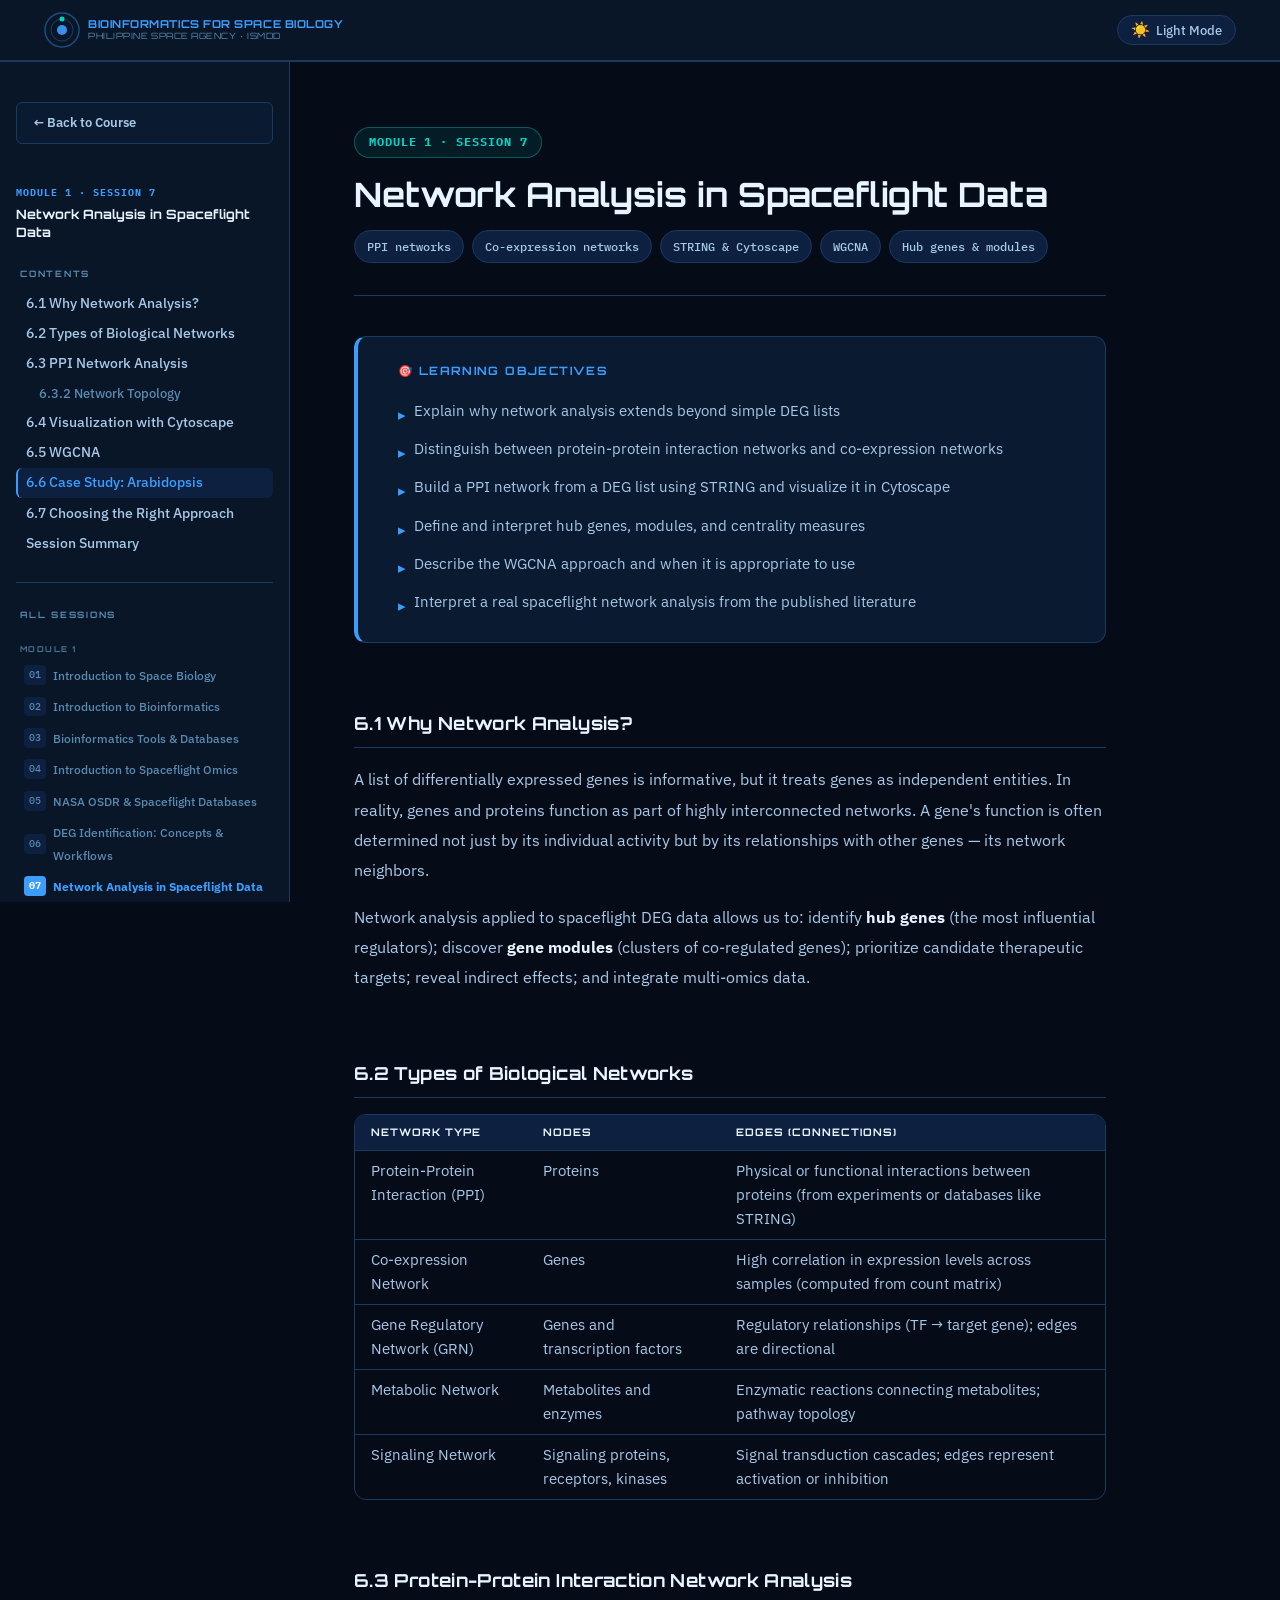
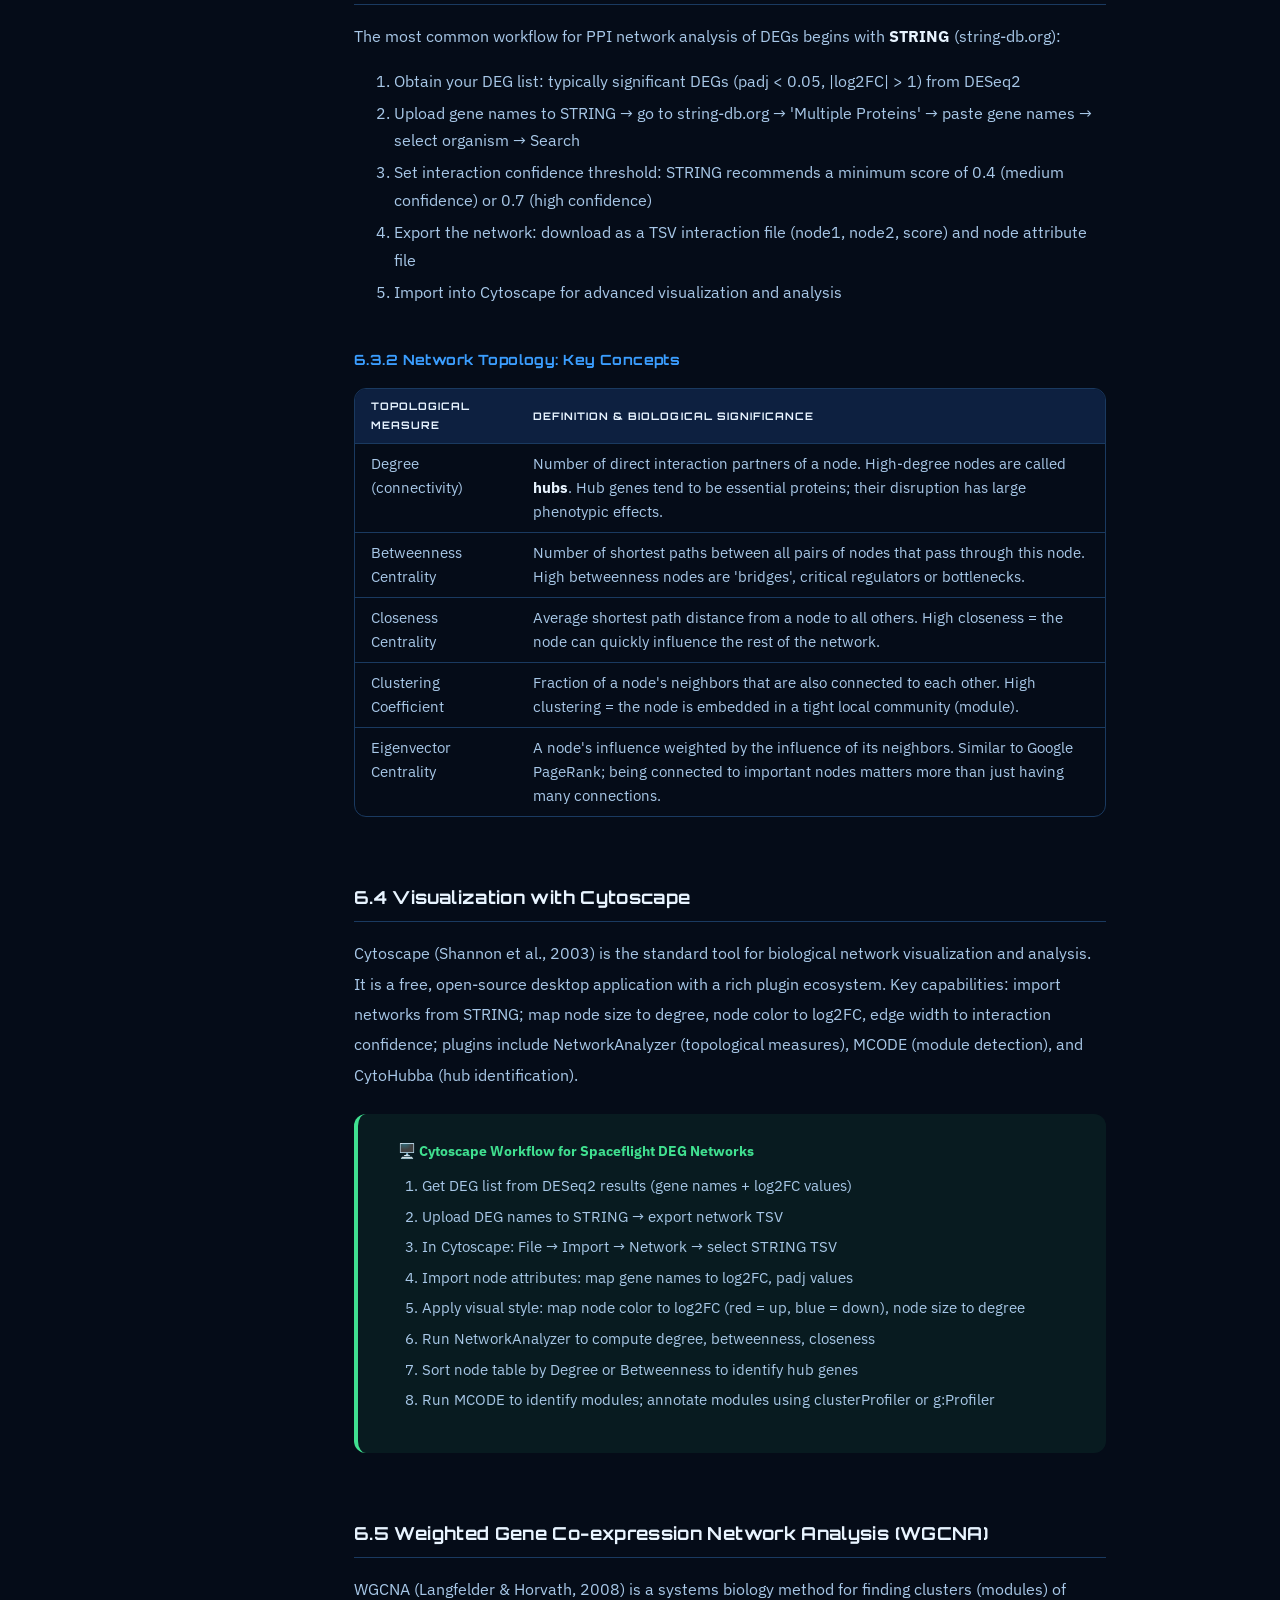
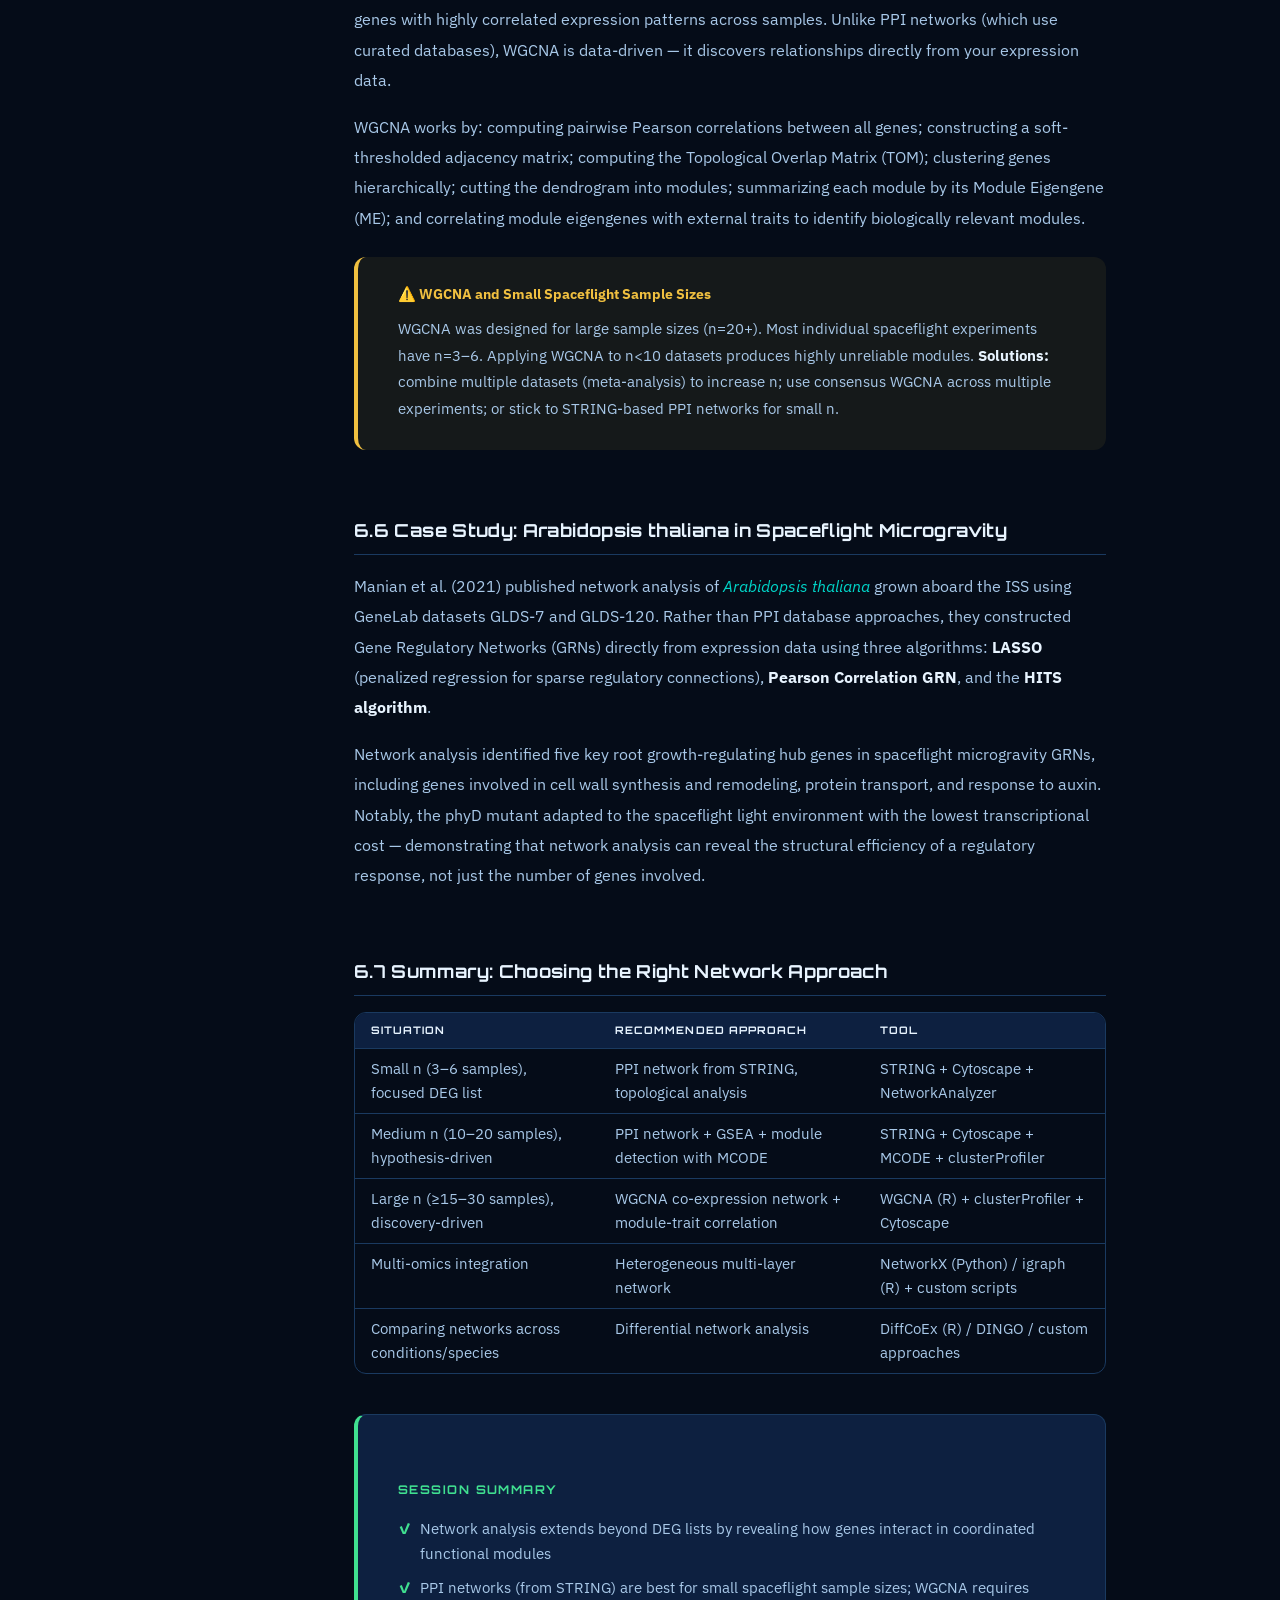
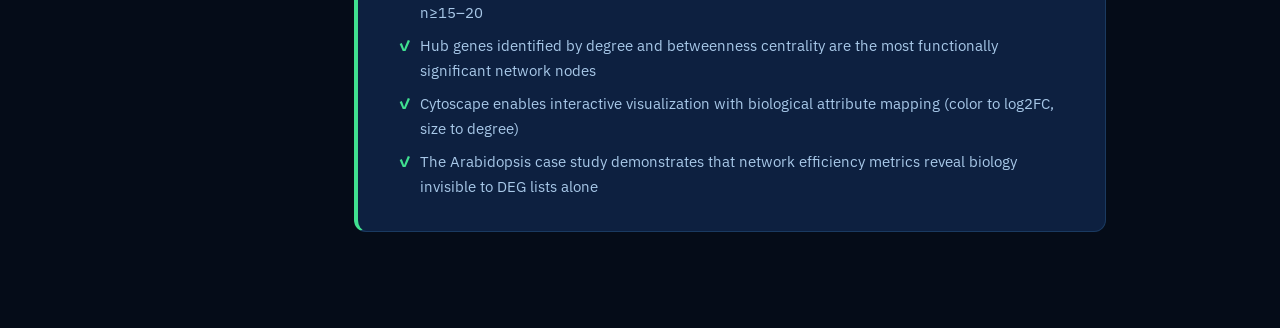
<file: pages/session-s7.html>
<!DOCTYPE html>
<html lang="en" data-theme="dark">
<head>
  <meta charset="UTF-8" /><meta name="viewport" content="width=device-width, initial-scale=1.0" />
  <title>Session 7 · Network Analysis · PhilSA-ISMDD</title>
  <link rel="preconnect" href="https://fonts.googleapis.com" /><link rel="preconnect" href="https://fonts.gstatic.com" crossorigin />
  <link href="https://fonts.googleapis.com/css2?family=Orbitron:wght@400;600;700;900&family=IBM+Plex+Sans:ital,wght@0,300;0,400;0,500;0,600;1,300;1,400&family=IBM+Plex+Mono:wght@400;500;600&display=swap" rel="stylesheet" />
  <link rel="stylesheet" href="../css/main.css" />
</head>
<body>
<div id="starfield" aria-hidden="true"></div>
<div id="app">
  <nav id="main-nav"><div class="nav-inner">
    <a href="../index.html" class="nav-brand">
      <svg class="nav-logo" viewBox="0 0 36 36" fill="none"><circle cx="18" cy="18" r="17" stroke="var(--accent-primary)" stroke-width="1.5" fill="none" opacity="0.4"/><circle cx="18" cy="18" r="11" stroke="var(--accent-primary)" stroke-width="1" fill="none" opacity="0.3"/><circle cx="18" cy="18" r="5" fill="var(--accent-primary)" opacity="0.9"/><circle cx="18" cy="7" r="2.5" fill="var(--accent-teal)"/></svg>
      <div class="nav-title">Bioinformatics for Space Biology<span>Philippine Space Agency · ISMDD</span></div>
    </a>
    <div class="nav-right"><button class="theme-toggle" onclick="toggleTheme()"><span class="theme-icon" id="theme-icon">☀️</span><span id="theme-label">Light Mode</span></button></div>
  </div></nav>
  <div class="content-area">
    <aside class="sidebar">
      <a href="../index.html" class="sidebar-back">← Back to Course</a>
      <div class="sidebar-section">
        <div class="sidebar-session-label">Module 1 · Session 7</div>
        <div class="sidebar-session-title">Network Analysis in Spaceflight Data</div>
      </div>
      <div class="sidebar-section">
        <div class="sidebar-section-title">Contents</div>
        <ul class="sidebar-toc">
          <li><a href="#s7-why">6.1 Why Network Analysis?</a></li>
          <li><a href="#s7-types">6.2 Types of Biological Networks</a></li>
          <li><a href="#s7-ppi">6.3 PPI Network Analysis</a></li>
          <li><a href="#s7-topology" class="toc-sub">6.3.2 Network Topology</a></li>
          <li><a href="#s7-cytoscape">6.4 Visualization with Cytoscape</a></li>
          <li><a href="#s7-wgcna">6.5 WGCNA</a></li>
          <li><a href="#s7-case">6.6 Case Study: Arabidopsis</a></li>
          <li><a href="#s7-choose">6.7 Choosing the Right Approach</a></li>
          <li><a href="#s7-summary">Session Summary</a></li>
        </ul>
      </div>
      <div class="sidebar-divider"></div>
      <div class="sidebar-section"><div class="sidebar-section-title">All Sessions</div><div id="all-sessions-nav"></div></div>
    </aside>
    <main class="content-main">
      <div class="session-hero">
        <div class="session-badge">Module 1 · Session 7</div>
        <h1 class="session-main-title">Network Analysis in Spaceflight Data</h1>
        <div class="session-topic-pills">
          <span class="topic-pill">PPI networks</span>
          <span class="topic-pill">Co-expression networks</span>
          <span class="topic-pill">STRING & Cytoscape</span>
          <span class="topic-pill">WGCNA</span>
          <span class="topic-pill">Hub genes & modules</span>
        </div>
      </div>
      <div class="objectives-box">
        <h3>🎯 Learning Objectives</h3>
        <ul>
          <li>Explain why network analysis extends beyond simple DEG lists</li>
          <li>Distinguish between protein-protein interaction networks and co-expression networks</li>
          <li>Build a PPI network from a DEG list using STRING and visualize it in Cytoscape</li>
          <li>Define and interpret hub genes, modules, and centrality measures</li>
          <li>Describe the WGCNA approach and when it is appropriate to use</li>
          <li>Interpret a real spaceflight network analysis from the published literature</li>
        </ul>
      </div>
      <div class="content-body">
        <h2 id="s7-why">6.1 Why Network Analysis?</h2>
        <p>A list of differentially expressed genes is informative, but it treats genes as independent entities. In reality, genes and proteins function as part of highly interconnected networks. A gene's function is often determined not just by its individual activity but by its relationships with other genes — its network neighbors.</p>
        <p>Network analysis applied to spaceflight DEG data allows us to: identify <strong>hub genes</strong> (the most influential regulators); discover <strong>gene modules</strong> (clusters of co-regulated genes); prioritize candidate therapeutic targets; reveal indirect effects; and integrate multi-omics data.</p>

        <h2 id="s7-types">6.2 Types of Biological Networks</h2>
        <div class="table-wrap"><table>
          <thead><tr><th>Network Type</th><th>Nodes</th><th>Edges (Connections)</th></tr></thead>
          <tbody>
            <tr><td>Protein-Protein Interaction (PPI)</td><td>Proteins</td><td>Physical or functional interactions between proteins (from experiments or databases like STRING)</td></tr>
            <tr><td>Co-expression Network</td><td>Genes</td><td>High correlation in expression levels across samples (computed from count matrix)</td></tr>
            <tr><td>Gene Regulatory Network (GRN)</td><td>Genes and transcription factors</td><td>Regulatory relationships (TF → target gene); edges are directional</td></tr>
            <tr><td>Metabolic Network</td><td>Metabolites and enzymes</td><td>Enzymatic reactions connecting metabolites; pathway topology</td></tr>
            <tr><td>Signaling Network</td><td>Signaling proteins, receptors, kinases</td><td>Signal transduction cascades; edges represent activation or inhibition</td></tr>
          </tbody>
        </table></div>

        <h2 id="s7-ppi">6.3 Protein-Protein Interaction Network Analysis</h2>
        <p>The most common workflow for PPI network analysis of DEGs begins with <strong>STRING</strong> (string-db.org):</p>
        <ol>
          <li>Obtain your DEG list: typically significant DEGs (padj &lt; 0.05, |log2FC| &gt; 1) from DESeq2</li>
          <li>Upload gene names to STRING → go to string-db.org → 'Multiple Proteins' → paste gene names → select organism → Search</li>
          <li>Set interaction confidence threshold: STRING recommends a minimum score of 0.4 (medium confidence) or 0.7 (high confidence)</li>
          <li>Export the network: download as a TSV interaction file (node1, node2, score) and node attribute file</li>
          <li>Import into Cytoscape for advanced visualization and analysis</li>
        </ol>

        <h3 id="s7-topology">6.3.2 Network Topology: Key Concepts</h3>
        <div class="table-wrap"><table>
          <thead><tr><th>Topological Measure</th><th>Definition & Biological Significance</th></tr></thead>
          <tbody>
            <tr><td>Degree (connectivity)</td><td>Number of direct interaction partners of a node. High-degree nodes are called <strong>hubs</strong>. Hub genes tend to be essential proteins; their disruption has large phenotypic effects.</td></tr>
            <tr><td>Betweenness Centrality</td><td>Number of shortest paths between all pairs of nodes that pass through this node. High betweenness nodes are 'bridges', critical regulators or bottlenecks.</td></tr>
            <tr><td>Closeness Centrality</td><td>Average shortest path distance from a node to all others. High closeness = the node can quickly influence the rest of the network.</td></tr>
            <tr><td>Clustering Coefficient</td><td>Fraction of a node's neighbors that are also connected to each other. High clustering = the node is embedded in a tight local community (module).</td></tr>
            <tr><td>Eigenvector Centrality</td><td>A node's influence weighted by the influence of its neighbors. Similar to Google PageRank; being connected to important nodes matters more than just having many connections.</td></tr>
          </tbody>
        </table></div>

        <h2 id="s7-cytoscape">6.4 Visualization with Cytoscape</h2>
        <p>Cytoscape (Shannon et al., 2003) is the standard tool for biological network visualization and analysis. It is a free, open-source desktop application with a rich plugin ecosystem. Key capabilities: import networks from STRING; map node size to degree, node color to log2FC, edge width to interaction confidence; plugins include NetworkAnalyzer (topological measures), MCODE (module detection), and CytoHubba (hub identification).</p>
        <div class="callout callout-exercise">
          <div class="callout-title">🖥️ Cytoscape Workflow for Spaceflight DEG Networks</div>
          <ol>
            <li>Get DEG list from DESeq2 results (gene names + log2FC values)</li>
            <li>Upload DEG names to STRING → export network TSV</li>
            <li>In Cytoscape: File → Import → Network → select STRING TSV</li>
            <li>Import node attributes: map gene names to log2FC, padj values</li>
            <li>Apply visual style: map node color to log2FC (red = up, blue = down), node size to degree</li>
            <li>Run NetworkAnalyzer to compute degree, betweenness, closeness</li>
            <li>Sort node table by Degree or Betweenness to identify hub genes</li>
            <li>Run MCODE to identify modules; annotate modules using clusterProfiler or g:Profiler</li>
          </ol>
        </div>

        <h2 id="s7-wgcna">6.5 Weighted Gene Co-expression Network Analysis (WGCNA)</h2>
        <p>WGCNA (Langfelder & Horvath, 2008) is a systems biology method for finding clusters (modules) of genes with highly correlated expression patterns across samples. Unlike PPI networks (which use curated databases), WGCNA is data-driven — it discovers relationships directly from your expression data.</p>
        <p>WGCNA works by: computing pairwise Pearson correlations between all genes; constructing a soft-thresholded adjacency matrix; computing the Topological Overlap Matrix (TOM); clustering genes hierarchically; cutting the dendrogram into modules; summarizing each module by its Module Eigengene (ME); and correlating module eigengenes with external traits to identify biologically relevant modules.</p>
        <div class="callout callout-warning">
          <div class="callout-title">⚠️ WGCNA and Small Spaceflight Sample Sizes</div>
          <p>WGCNA was designed for large sample sizes (n=20+). Most individual spaceflight experiments have n=3–6. Applying WGCNA to n&lt;10 datasets produces highly unreliable modules. <strong>Solutions:</strong> combine multiple datasets (meta-analysis) to increase n; use consensus WGCNA across multiple experiments; or stick to STRING-based PPI networks for small n.</p>
        </div>

        <h2 id="s7-case">6.6 Case Study: Arabidopsis thaliana in Spaceflight Microgravity</h2>
        <p>Manian et al. (2021) published network analysis of <em>Arabidopsis thaliana</em> grown aboard the ISS using GeneLab datasets GLDS-7 and GLDS-120. Rather than PPI database approaches, they constructed Gene Regulatory Networks (GRNs) directly from expression data using three algorithms: <strong>LASSO</strong> (penalized regression for sparse regulatory connections), <strong>Pearson Correlation GRN</strong>, and the <strong>HITS algorithm</strong>.</p>
        <p>Network analysis identified five key root growth-regulating hub genes in spaceflight microgravity GRNs, including genes involved in cell wall synthesis and remodeling, protein transport, and response to auxin. Notably, the phyD mutant adapted to the spaceflight light environment with the lowest transcriptional cost — demonstrating that network analysis can reveal the structural efficiency of a regulatory response, not just the number of genes involved.</p>

        <h2 id="s7-choose">6.7 Summary: Choosing the Right Network Approach</h2>
        <div class="table-wrap"><table>
          <thead><tr><th>Situation</th><th>Recommended Approach</th><th>Tool</th></tr></thead>
          <tbody>
            <tr><td>Small n (3–6 samples), focused DEG list</td><td>PPI network from STRING, topological analysis</td><td>STRING + Cytoscape + NetworkAnalyzer</td></tr>
            <tr><td>Medium n (10–20 samples), hypothesis-driven</td><td>PPI network + GSEA + module detection with MCODE</td><td>STRING + Cytoscape + MCODE + clusterProfiler</td></tr>
            <tr><td>Large n (≥15–30 samples), discovery-driven</td><td>WGCNA co-expression network + module-trait correlation</td><td>WGCNA (R) + clusterProfiler + Cytoscape</td></tr>
            <tr><td>Multi-omics integration</td><td>Heterogeneous multi-layer network</td><td>NetworkX (Python) / igraph (R) + custom scripts</td></tr>
            <tr><td>Comparing networks across conditions/species</td><td>Differential network analysis</td><td>DiffCoEx (R) / DINGO / custom approaches</td></tr>
          </tbody>
        </table></div>

        <div class="summary-box" id="s7-summary">
          <h3>Session Summary</h3>
          <ul>
            <li>Network analysis extends beyond DEG lists by revealing how genes interact in coordinated functional modules</li>
            <li>PPI networks (from STRING) are best for small spaceflight sample sizes; WGCNA requires n≥15–20</li>
            <li>Hub genes identified by degree and betweenness centrality are the most functionally significant network nodes</li>
            <li>Cytoscape enables interactive visualization with biological attribute mapping (color to log2FC, size to degree)</li>
            <li>The Arabidopsis case study demonstrates that network efficiency metrics reveal biology invisible to DEG lists alone</li>
          </ul>
        </div>
      </div>
    </main>
  </div>
</div>
<script src="../js/sessions.js"></script>
<script src="../js/main.js"></script>
<script>buildSessionNav('s7');</script>
</body></html>
</file>
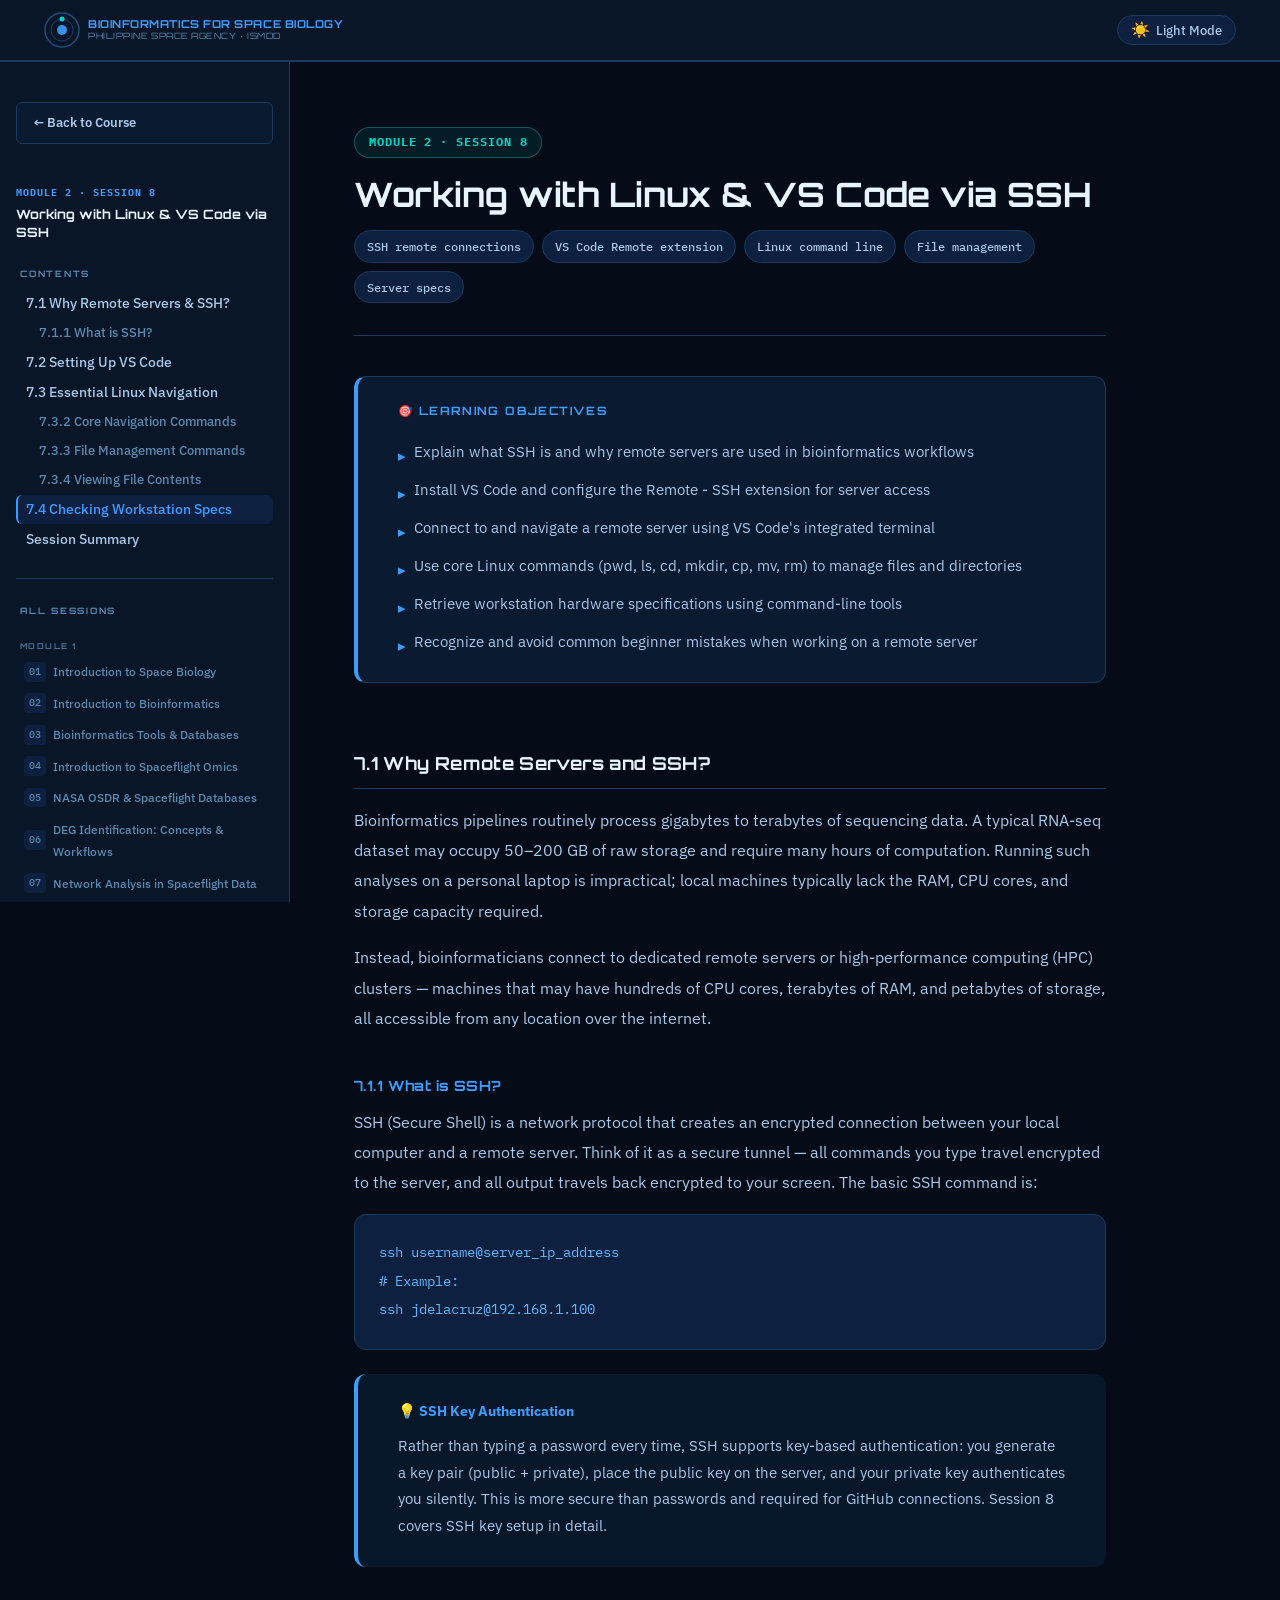
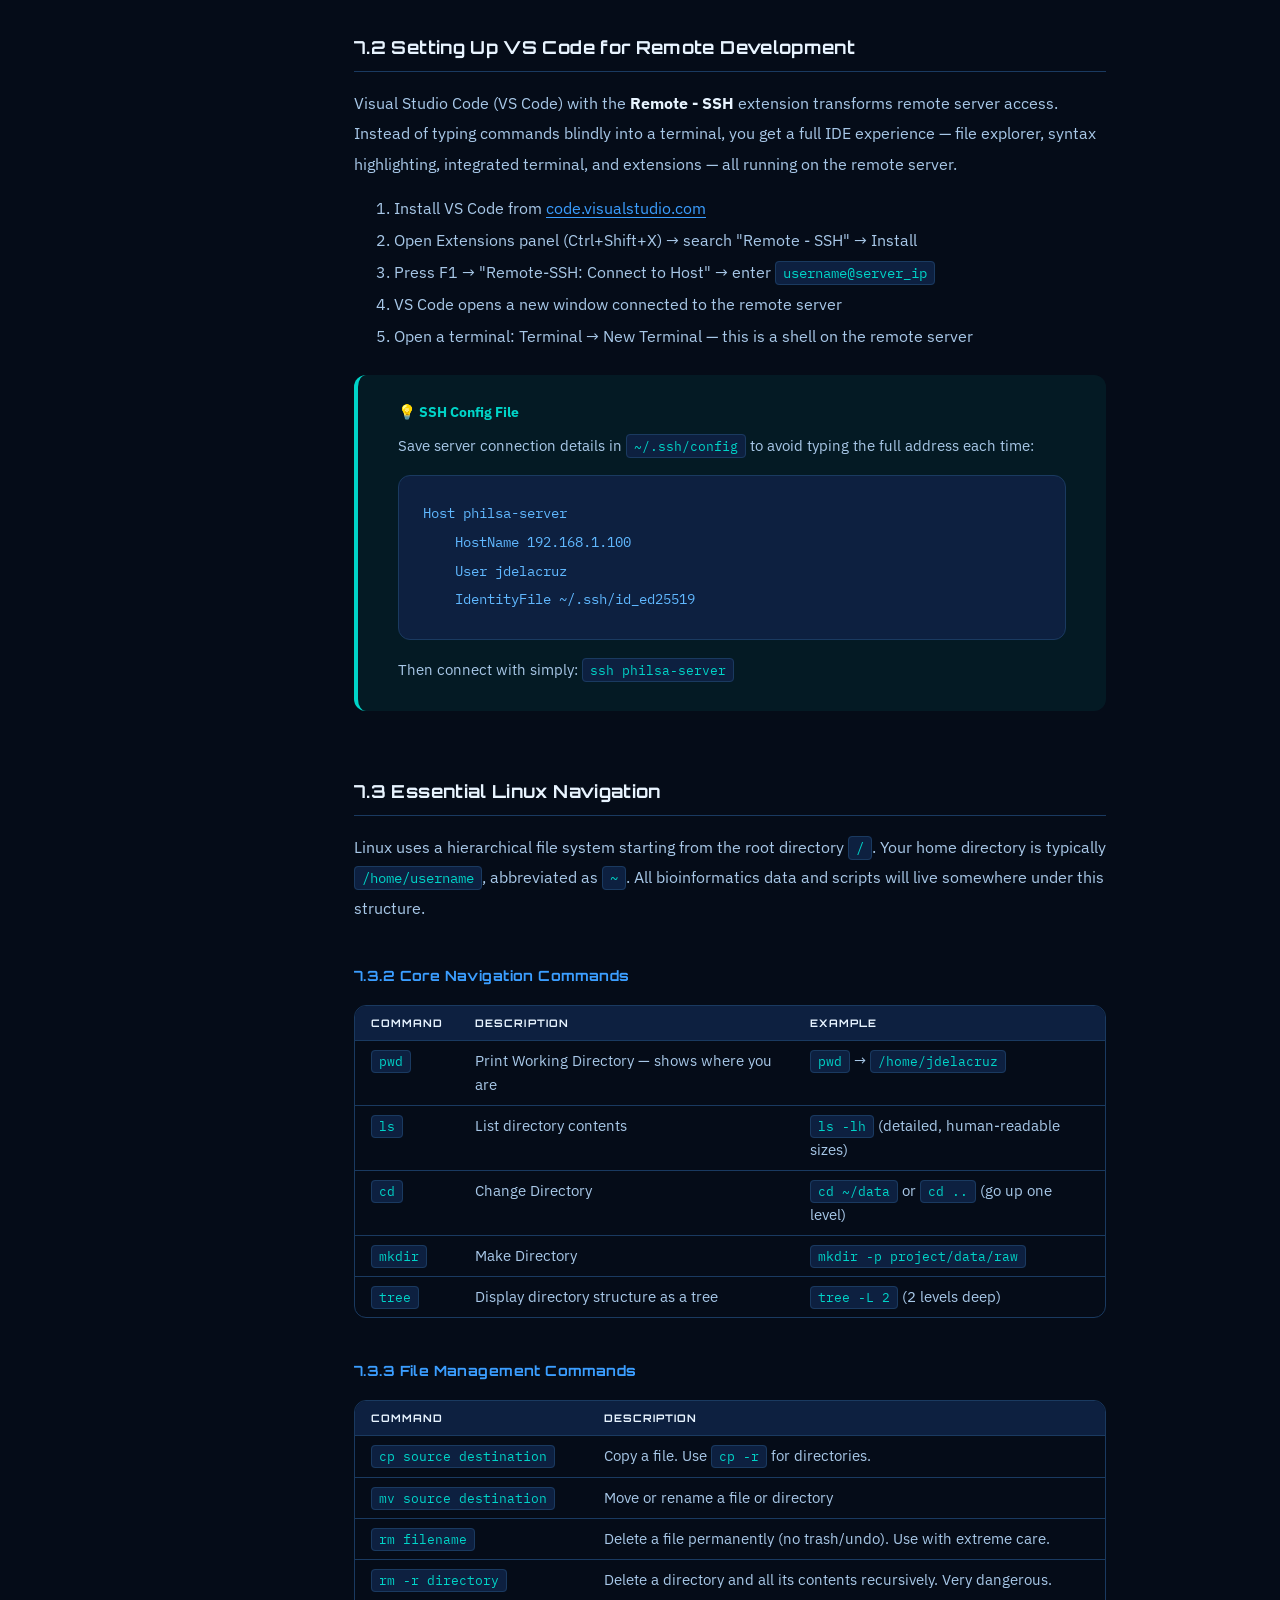
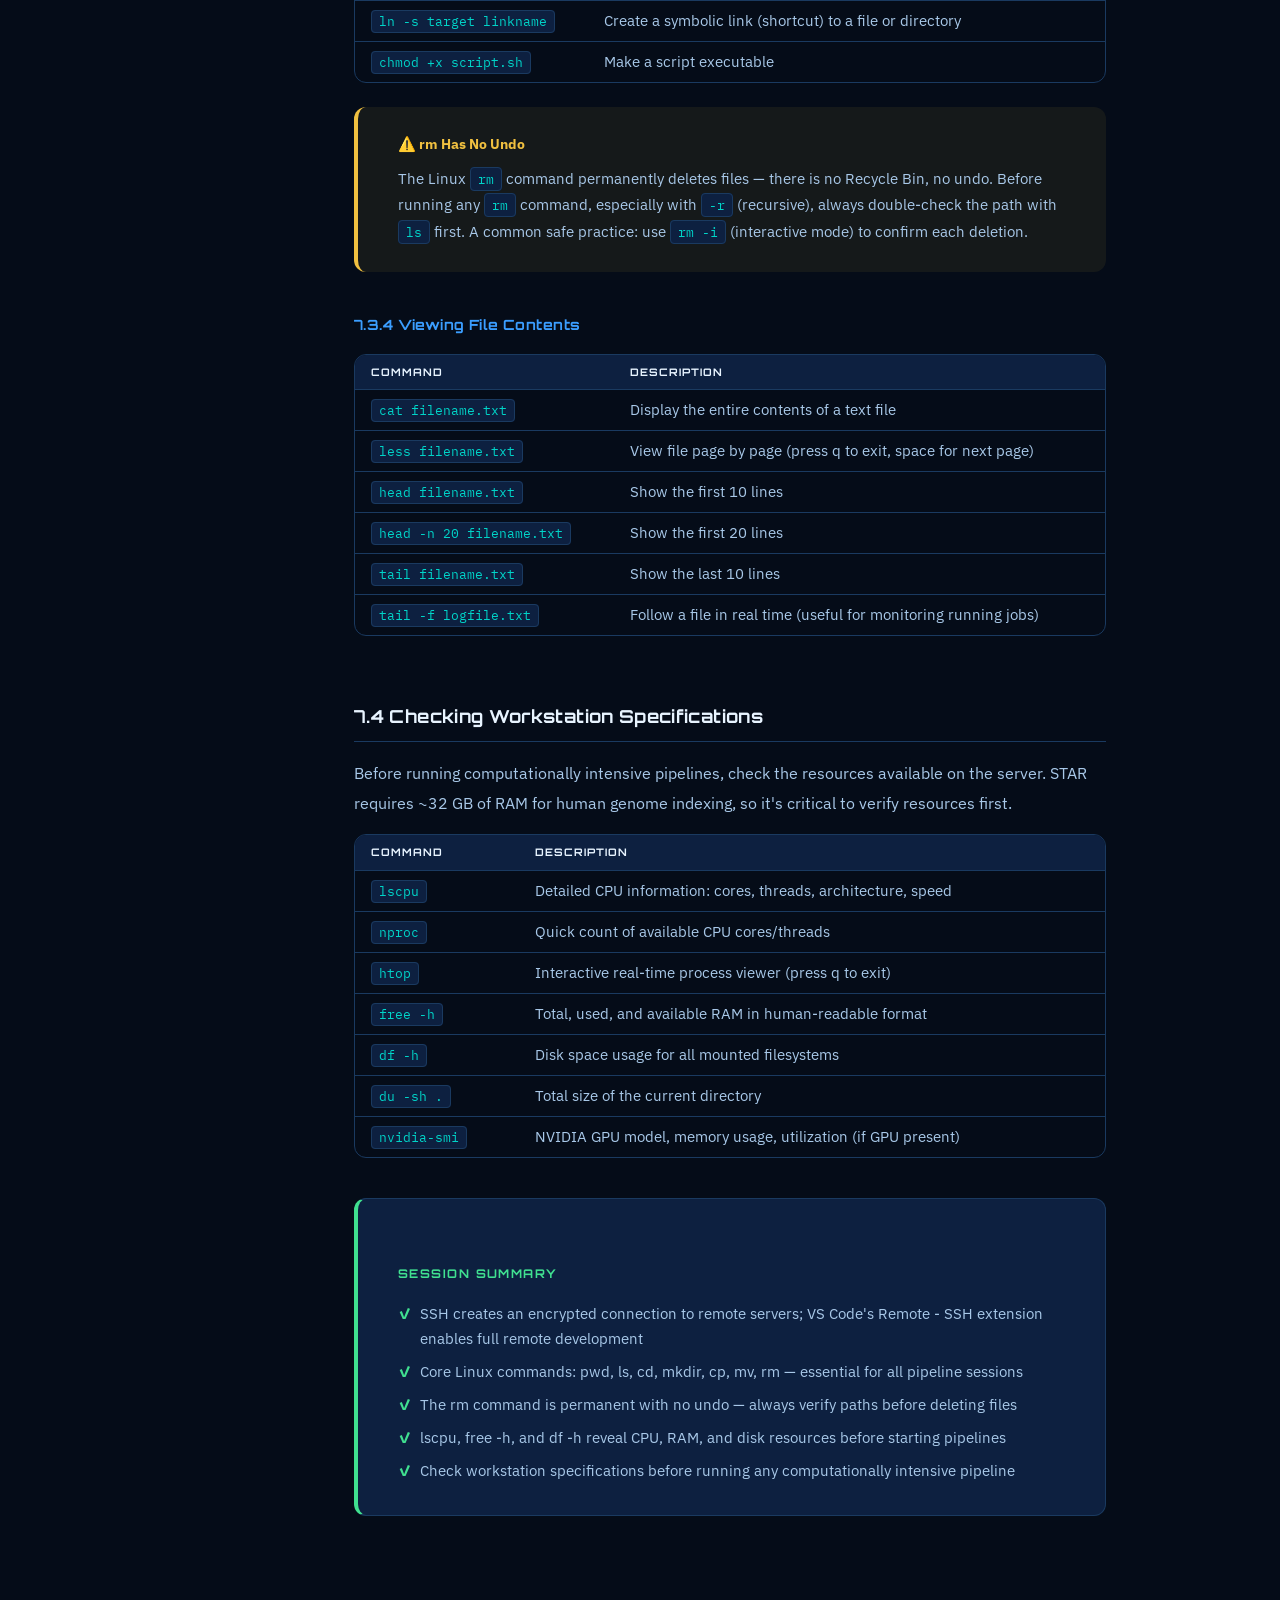
<file: pages/session-s8.html>
<!DOCTYPE html>
<html lang="en" data-theme="dark">
<head>
  <meta charset="UTF-8" /><meta name="viewport" content="width=device-width, initial-scale=1.0" />
  <title>Session 8 · Linux &amp; VS Code via SSH · PhilSA-ISMDD</title>
  <link rel="preconnect" href="https://fonts.googleapis.com" /><link rel="preconnect" href="https://fonts.gstatic.com" crossorigin />
  <link href="https://fonts.googleapis.com/css2?family=Orbitron:wght@400;600;700;900&family=IBM+Plex+Sans:ital,wght@0,300;0,400;0,500;0,600;1,300;1,400&family=IBM+Plex+Mono:wght@400;500;600&display=swap" rel="stylesheet" />
  <link rel="stylesheet" href="../css/main.css" />
</head>
<body>
<div id="starfield" aria-hidden="true"></div>
<div id="app">
  <nav id="main-nav"><div class="nav-inner">
    <a href="../index.html" class="nav-brand">
      <svg class="nav-logo" viewBox="0 0 36 36" fill="none"><circle cx="18" cy="18" r="17" stroke="var(--accent-primary)" stroke-width="1.5" fill="none" opacity="0.4"/><circle cx="18" cy="18" r="11" stroke="var(--accent-primary)" stroke-width="1" fill="none" opacity="0.3"/><circle cx="18" cy="18" r="5" fill="var(--accent-primary)" opacity="0.9"/><circle cx="18" cy="7" r="2.5" fill="var(--accent-teal)"/></svg>
      <div class="nav-title">Bioinformatics for Space Biology<span>Philippine Space Agency · ISMDD</span></div>
    </a>
    <div class="nav-right"><button class="theme-toggle" onclick="toggleTheme()"><span class="theme-icon" id="theme-icon">☀️</span><span id="theme-label">Light Mode</span></button></div>
  </div></nav>
  <div class="content-area">
    <aside class="sidebar">
      <a href="../index.html" class="sidebar-back">← Back to Course</a>
      <div class="sidebar-section">
        <div class="sidebar-session-label">Module 2 · Session 8</div>
        <div class="sidebar-session-title">Working with Linux &amp; VS Code via SSH</div>
      </div>
      <div class="sidebar-section">
        <div class="sidebar-section-title">Contents</div>
        <ul class="sidebar-toc">
          <li><a href="#s8-why">7.1 Why Remote Servers &amp; SSH?</a></li>
          <li><a href="#s8-ssh" class="toc-sub">7.1.1 What is SSH?</a></li>
          <li><a href="#s8-vscode">7.2 Setting Up VS Code</a></li>
          <li><a href="#s8-linux">7.3 Essential Linux Navigation</a></li>
          <li><a href="#s8-nav" class="toc-sub">7.3.2 Core Navigation Commands</a></li>
          <li><a href="#s8-files" class="toc-sub">7.3.3 File Management Commands</a></li>
          <li><a href="#s8-view" class="toc-sub">7.3.4 Viewing File Contents</a></li>
          <li><a href="#s8-specs">7.4 Checking Workstation Specs</a></li>
          <li><a href="#s8-summary">Session Summary</a></li>
        </ul>
      </div>
      <div class="sidebar-divider"></div>
      <div class="sidebar-section"><div class="sidebar-section-title">All Sessions</div><div id="all-sessions-nav"></div></div>
    </aside>
    <main class="content-main">
      <div class="session-hero">
        <div class="session-badge">Module 2 · Session 8</div>
        <h1 class="session-main-title">Working with Linux &amp; VS Code via SSH</h1>
        <div class="session-topic-pills">
          <span class="topic-pill">SSH remote connections</span>
          <span class="topic-pill">VS Code Remote extension</span>
          <span class="topic-pill">Linux command line</span>
          <span class="topic-pill">File management</span>
          <span class="topic-pill">Server specs</span>
        </div>
      </div>
      <div class="objectives-box">
        <h3>🎯 Learning Objectives</h3>
        <ul>
          <li>Explain what SSH is and why remote servers are used in bioinformatics workflows</li>
          <li>Install VS Code and configure the Remote - SSH extension for server access</li>
          <li>Connect to and navigate a remote server using VS Code's integrated terminal</li>
          <li>Use core Linux commands (pwd, ls, cd, mkdir, cp, mv, rm) to manage files and directories</li>
          <li>Retrieve workstation hardware specifications using command-line tools</li>
          <li>Recognize and avoid common beginner mistakes when working on a remote server</li>
        </ul>
      </div>
      <div class="content-body">
        <h2 id="s8-why">7.1 Why Remote Servers and SSH?</h2>
        <p>Bioinformatics pipelines routinely process gigabytes to terabytes of sequencing data. A typical RNA-seq dataset may occupy 50–200 GB of raw storage and require many hours of computation. Running such analyses on a personal laptop is impractical; local machines typically lack the RAM, CPU cores, and storage capacity required.</p>
        <p>Instead, bioinformaticians connect to dedicated remote servers or high-performance computing (HPC) clusters — machines that may have hundreds of CPU cores, terabytes of RAM, and petabytes of storage, all accessible from any location over the internet.</p>

        <h3 id="s8-ssh">7.1.1 What is SSH?</h3>
        <p>SSH (Secure Shell) is a network protocol that creates an encrypted connection between your local computer and a remote server. Think of it as a secure tunnel — all commands you type travel encrypted to the server, and all output travels back encrypted to your screen. The basic SSH command is:</p>
        <pre><code>ssh username@server_ip_address
# Example:
ssh jdelacruz@192.168.1.100</code></pre>
        <div class="callout callout-info">
          <div class="callout-title">💡 SSH Key Authentication</div>
          <p>Rather than typing a password every time, SSH supports key-based authentication: you generate a key pair (public + private), place the public key on the server, and your private key authenticates you silently. This is more secure than passwords and required for GitHub connections. Session 8 covers SSH key setup in detail.</p>
        </div>

        <h2 id="s8-vscode">7.2 Setting Up VS Code for Remote Development</h2>
        <p>Visual Studio Code (VS Code) with the <strong>Remote - SSH</strong> extension transforms remote server access. Instead of typing commands blindly into a terminal, you get a full IDE experience — file explorer, syntax highlighting, integrated terminal, and extensions — all running on the remote server.</p>
        <ol>
          <li>Install VS Code from <a href="https://code.visualstudio.com" target="_blank" rel="noopener">code.visualstudio.com</a></li>
          <li>Open Extensions panel (Ctrl+Shift+X) → search "Remote - SSH" → Install</li>
          <li>Press F1 → "Remote-SSH: Connect to Host" → enter <code>username@server_ip</code></li>
          <li>VS Code opens a new window connected to the remote server</li>
          <li>Open a terminal: Terminal → New Terminal — this is a shell on the remote server</li>
        </ol>
        <div class="callout callout-tip">
          <div class="callout-title">💡 SSH Config File</div>
          <p>Save server connection details in <code>~/.ssh/config</code> to avoid typing the full address each time:</p>
          <pre><code>Host philsa-server
    HostName 192.168.1.100
    User jdelacruz
    IdentityFile ~/.ssh/id_ed25519</code></pre>
          <p>Then connect with simply: <code>ssh philsa-server</code></p>
        </div>

        <h2 id="s8-linux">7.3 Essential Linux Navigation</h2>
        <p>Linux uses a hierarchical file system starting from the root directory <code>/</code>. Your home directory is typically <code>/home/username</code>, abbreviated as <code>~</code>. All bioinformatics data and scripts will live somewhere under this structure.</p>

        <h3 id="s8-nav">7.3.2 Core Navigation Commands</h3>
        <div class="table-wrap"><table>
          <thead><tr><th>Command</th><th>Description</th><th>Example</th></tr></thead>
          <tbody>
            <tr><td><code>pwd</code></td><td>Print Working Directory — shows where you are</td><td><code>pwd</code> → <code>/home/jdelacruz</code></td></tr>
            <tr><td><code>ls</code></td><td>List directory contents</td><td><code>ls -lh</code> (detailed, human-readable sizes)</td></tr>
            <tr><td><code>cd</code></td><td>Change Directory</td><td><code>cd ~/data</code> or <code>cd ..</code> (go up one level)</td></tr>
            <tr><td><code>mkdir</code></td><td>Make Directory</td><td><code>mkdir -p project/data/raw</code></td></tr>
            <tr><td><code>tree</code></td><td>Display directory structure as a tree</td><td><code>tree -L 2</code> (2 levels deep)</td></tr>
          </tbody>
        </table></div>

        <h3 id="s8-files">7.3.3 File Management Commands</h3>
        <div class="table-wrap"><table>
          <thead><tr><th>Command</th><th>Description</th></tr></thead>
          <tbody>
            <tr><td><code>cp source destination</code></td><td>Copy a file. Use <code>cp -r</code> for directories.</td></tr>
            <tr><td><code>mv source destination</code></td><td>Move or rename a file or directory</td></tr>
            <tr><td><code>rm filename</code></td><td>Delete a file permanently (no trash/undo). Use with extreme care.</td></tr>
            <tr><td><code>rm -r directory</code></td><td>Delete a directory and all its contents recursively. Very dangerous.</td></tr>
            <tr><td><code>ln -s target linkname</code></td><td>Create a symbolic link (shortcut) to a file or directory</td></tr>
            <tr><td><code>chmod +x script.sh</code></td><td>Make a script executable</td></tr>
          </tbody>
        </table></div>
        <div class="callout callout-warning">
          <div class="callout-title">⚠️ rm Has No Undo</div>
          <p>The Linux <code>rm</code> command permanently deletes files — there is no Recycle Bin, no undo. Before running any <code>rm</code> command, especially with <code>-r</code> (recursive), always double-check the path with <code>ls</code> first. A common safe practice: use <code>rm -i</code> (interactive mode) to confirm each deletion.</p>
        </div>

        <h3 id="s8-view">7.3.4 Viewing File Contents</h3>
        <div class="table-wrap"><table>
          <thead><tr><th>Command</th><th>Description</th></tr></thead>
          <tbody>
            <tr><td><code>cat filename.txt</code></td><td>Display the entire contents of a text file</td></tr>
            <tr><td><code>less filename.txt</code></td><td>View file page by page (press q to exit, space for next page)</td></tr>
            <tr><td><code>head filename.txt</code></td><td>Show the first 10 lines</td></tr>
            <tr><td><code>head -n 20 filename.txt</code></td><td>Show the first 20 lines</td></tr>
            <tr><td><code>tail filename.txt</code></td><td>Show the last 10 lines</td></tr>
            <tr><td><code>tail -f logfile.txt</code></td><td>Follow a file in real time (useful for monitoring running jobs)</td></tr>
          </tbody>
        </table></div>

        <h2 id="s8-specs">7.4 Checking Workstation Specifications</h2>
        <p>Before running computationally intensive pipelines, check the resources available on the server. STAR requires ~32 GB of RAM for human genome indexing, so it's critical to verify resources first.</p>
        <div class="table-wrap"><table>
          <thead><tr><th>Command</th><th>Description</th></tr></thead>
          <tbody>
            <tr><td><code>lscpu</code></td><td>Detailed CPU information: cores, threads, architecture, speed</td></tr>
            <tr><td><code>nproc</code></td><td>Quick count of available CPU cores/threads</td></tr>
            <tr><td><code>htop</code></td><td>Interactive real-time process viewer (press q to exit)</td></tr>
            <tr><td><code>free -h</code></td><td>Total, used, and available RAM in human-readable format</td></tr>
            <tr><td><code>df -h</code></td><td>Disk space usage for all mounted filesystems</td></tr>
            <tr><td><code>du -sh .</code></td><td>Total size of the current directory</td></tr>
            <tr><td><code>nvidia-smi</code></td><td>NVIDIA GPU model, memory usage, utilization (if GPU present)</td></tr>
          </tbody>
        </table></div>

        <div class="summary-box" id="s8-summary">
          <h3>Session Summary</h3>
          <ul>
            <li>SSH creates an encrypted connection to remote servers; VS Code's Remote - SSH extension enables full remote development</li>
            <li>Core Linux commands: pwd, ls, cd, mkdir, cp, mv, rm — essential for all pipeline sessions</li>
            <li>The rm command is permanent with no undo — always verify paths before deleting files</li>
            <li>lscpu, free -h, and df -h reveal CPU, RAM, and disk resources before starting pipelines</li>
            <li>Check workstation specifications before running any computationally intensive pipeline</li>
          </ul>
        </div>
      </div>
    </main>
  </div>
</div>
<script src="../js/sessions.js"></script>
<script src="../js/main.js"></script>
<script>buildSessionNav('s8');</script>
</body></html>
</file>
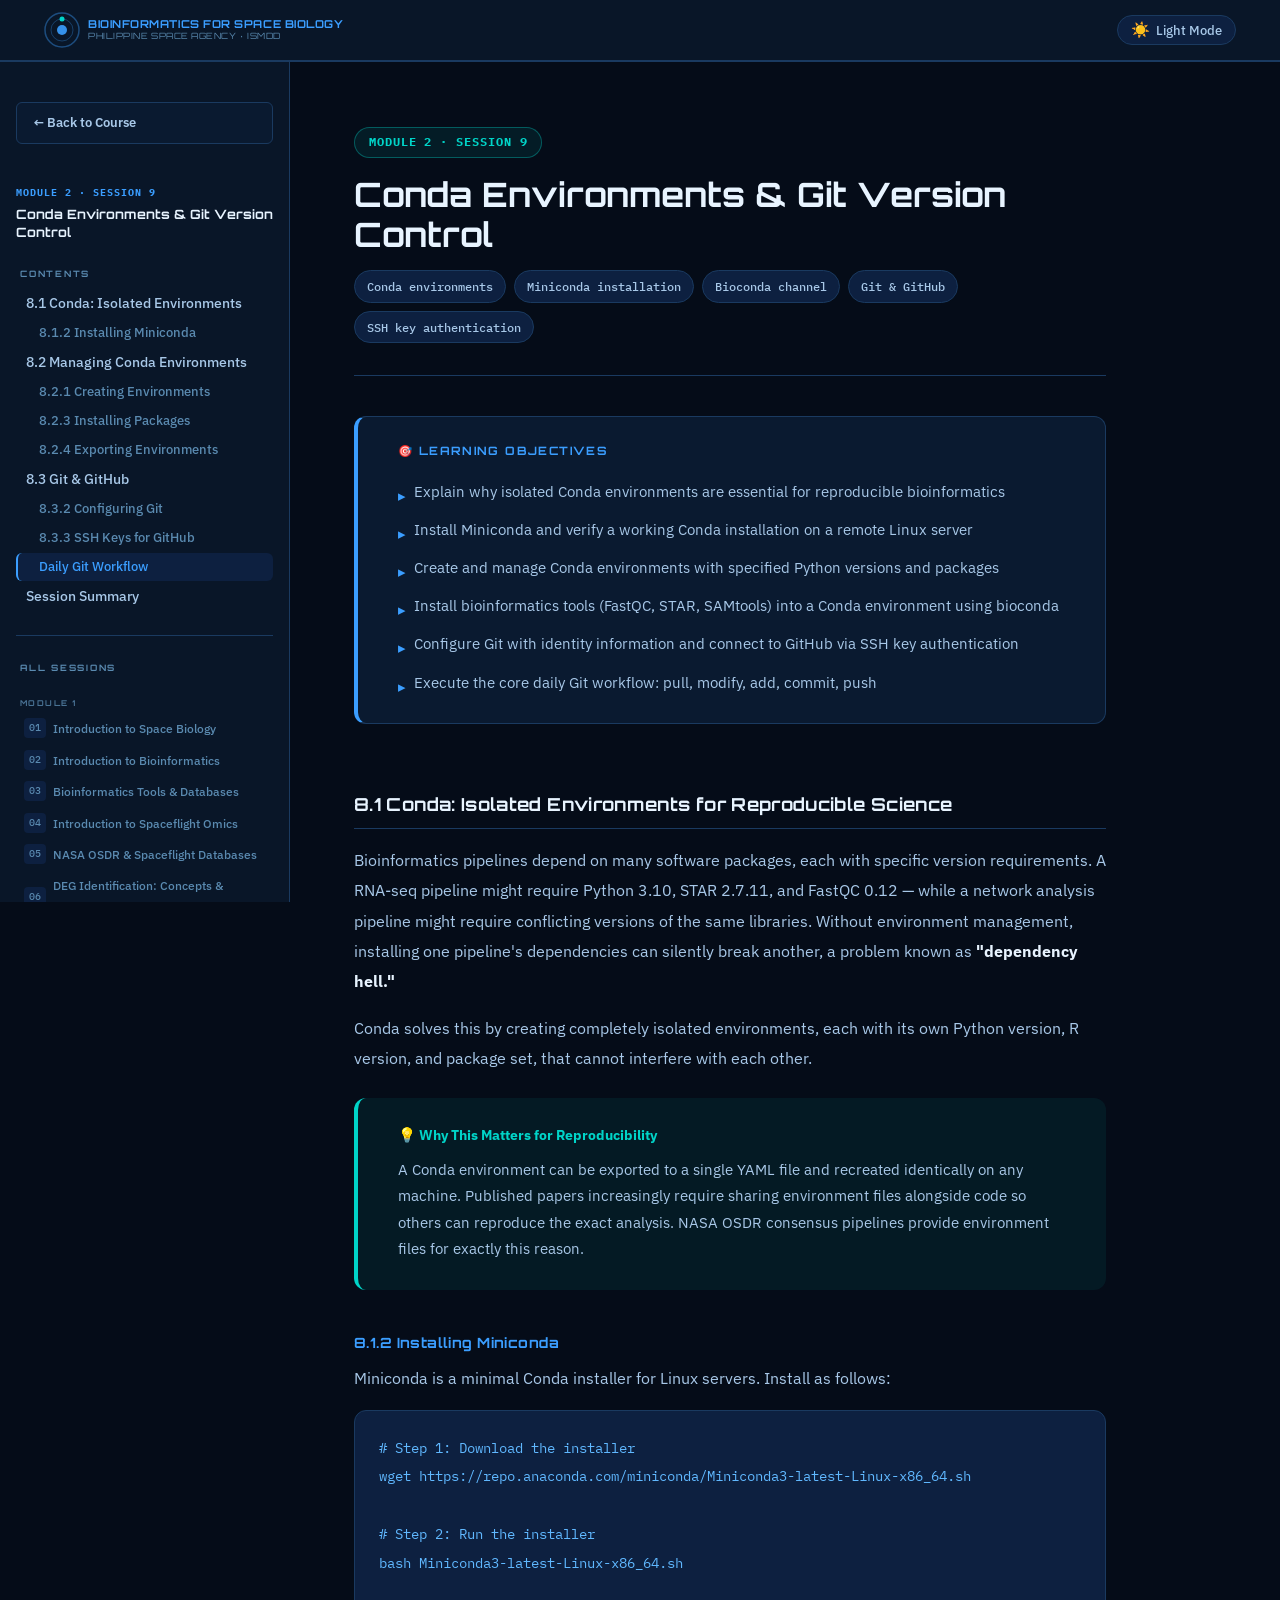
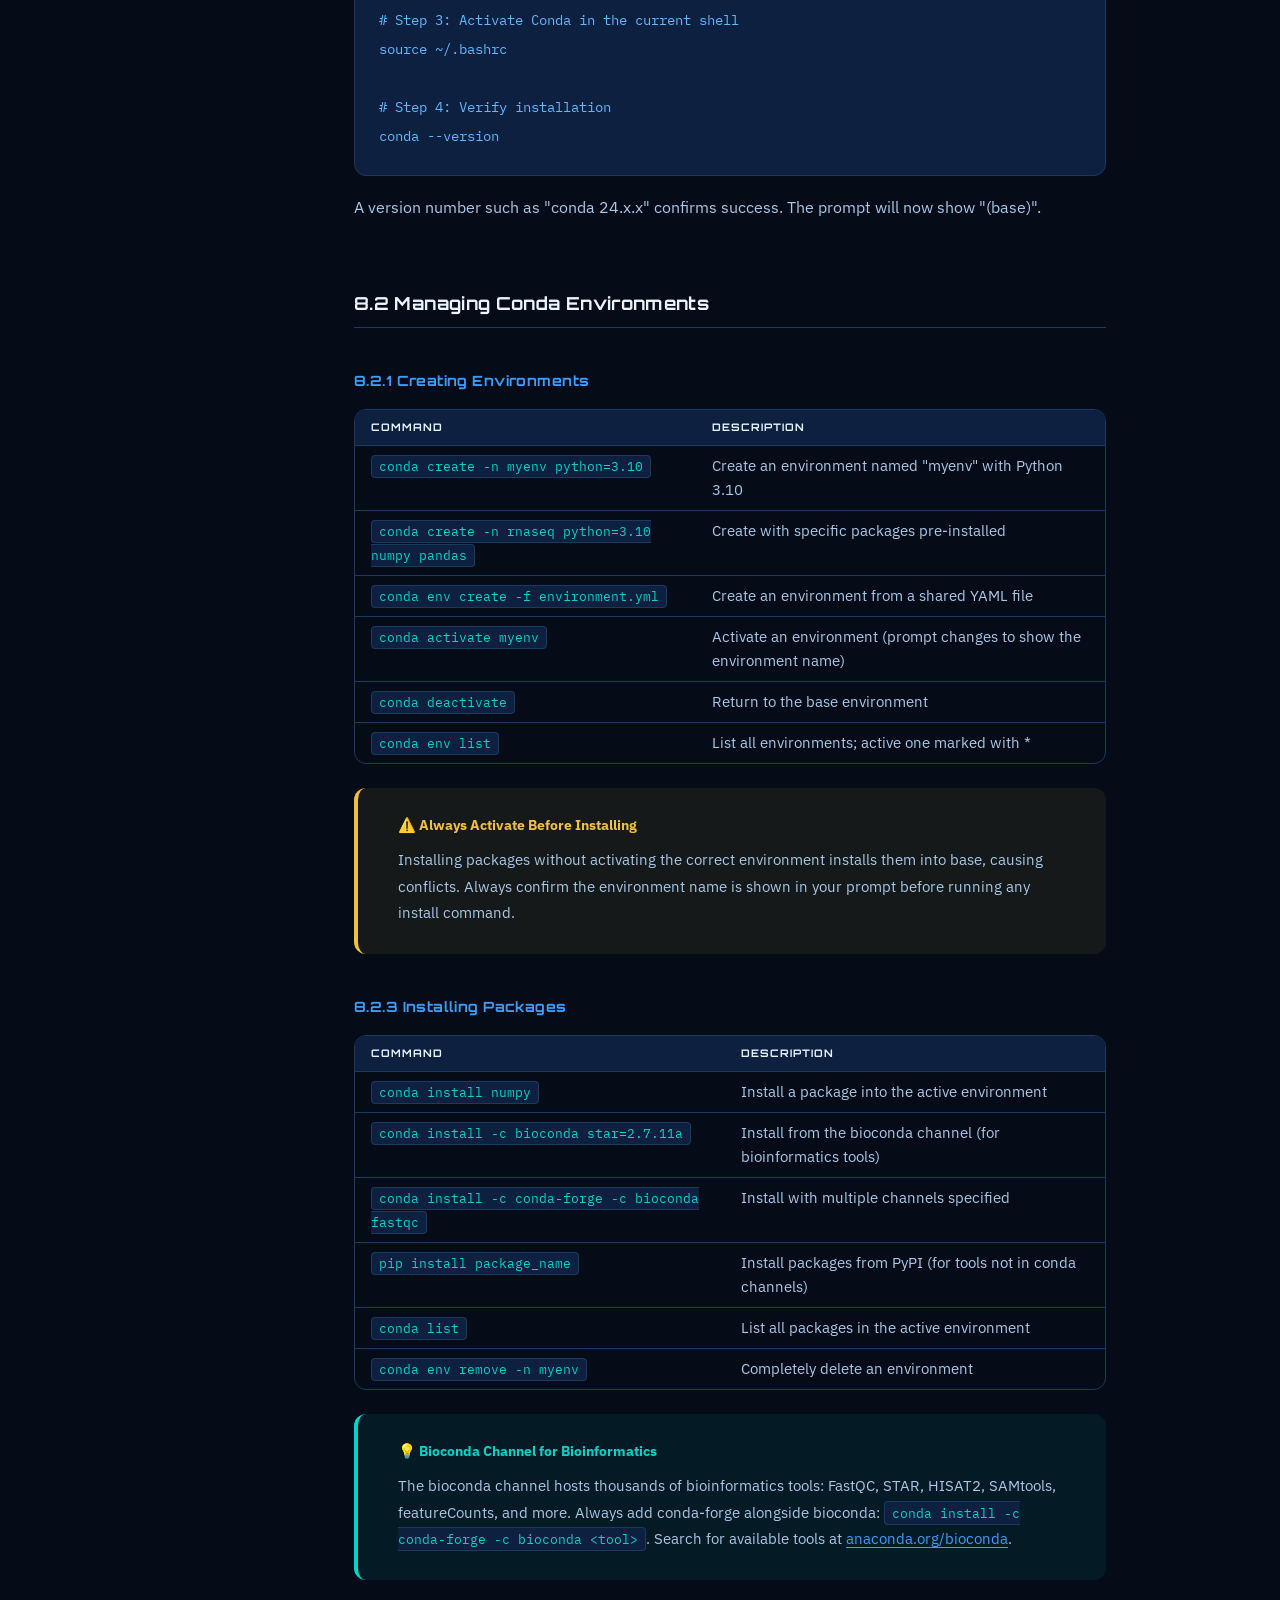
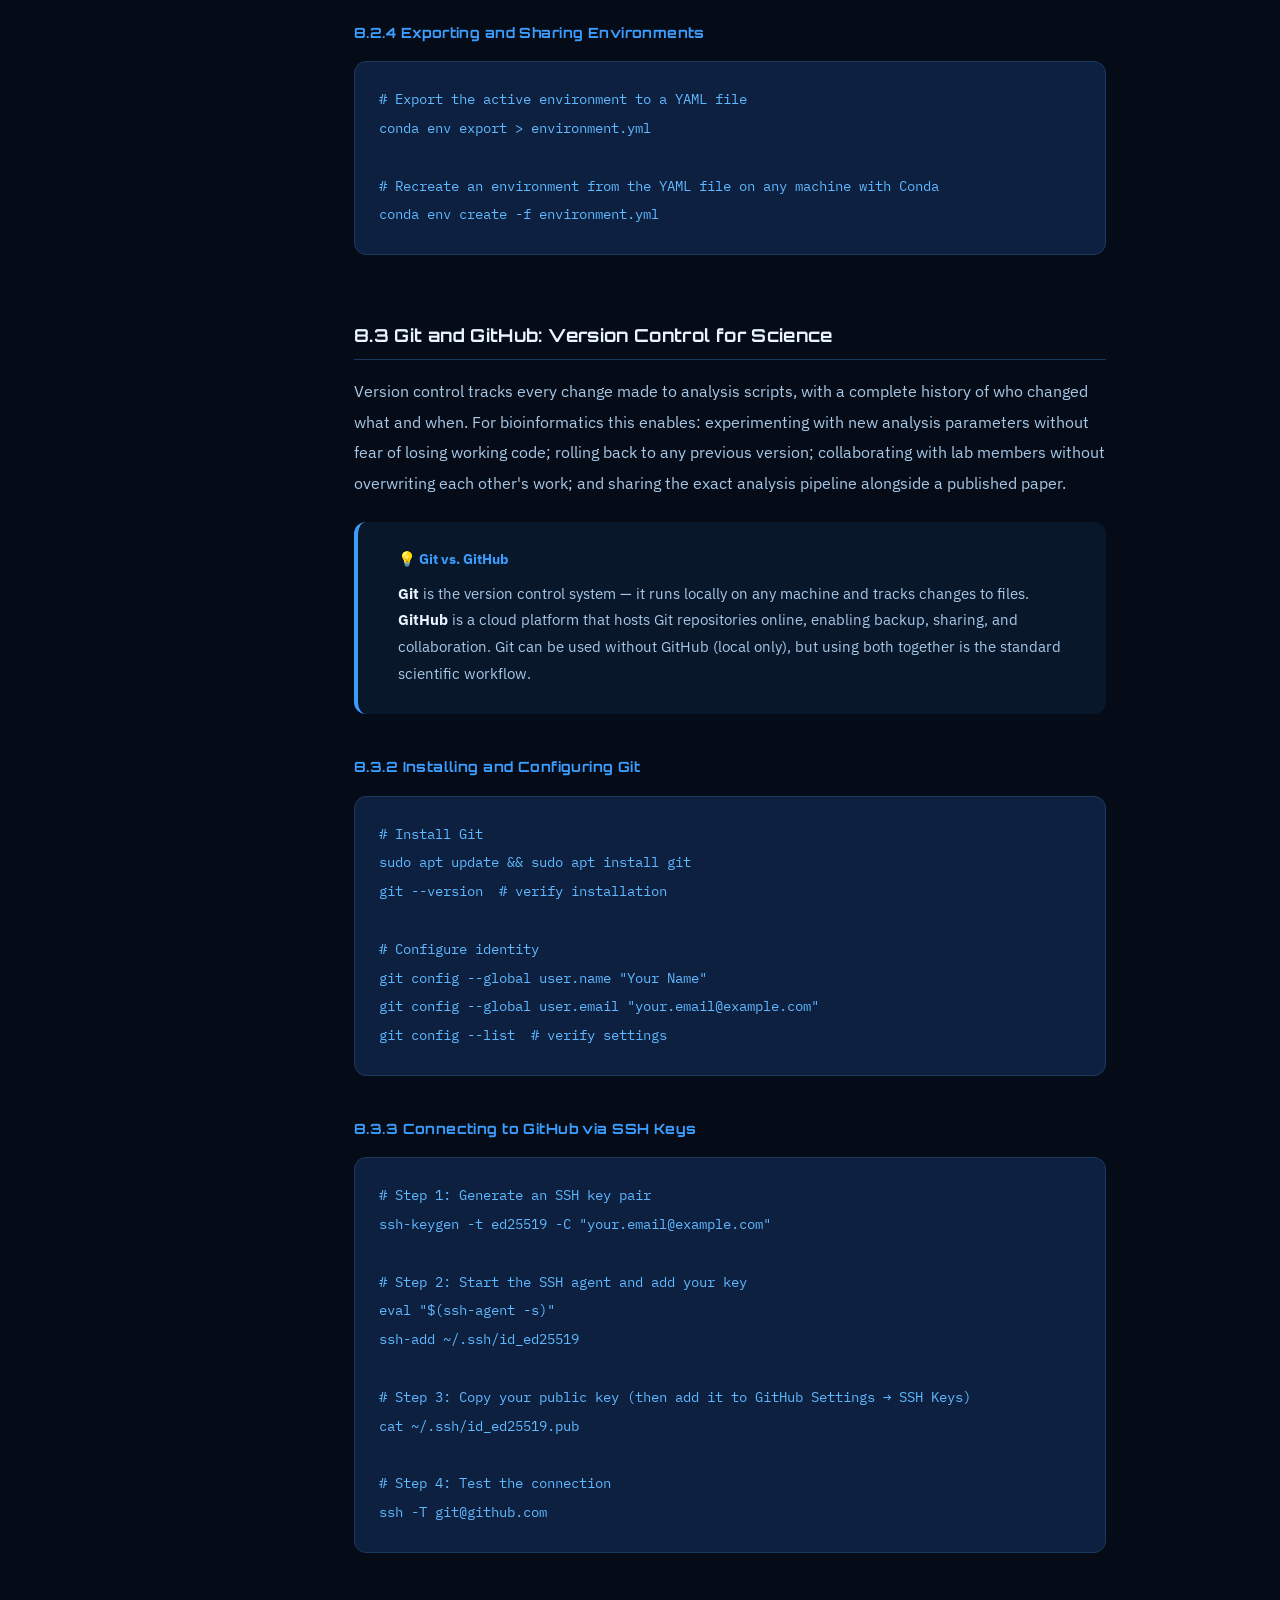
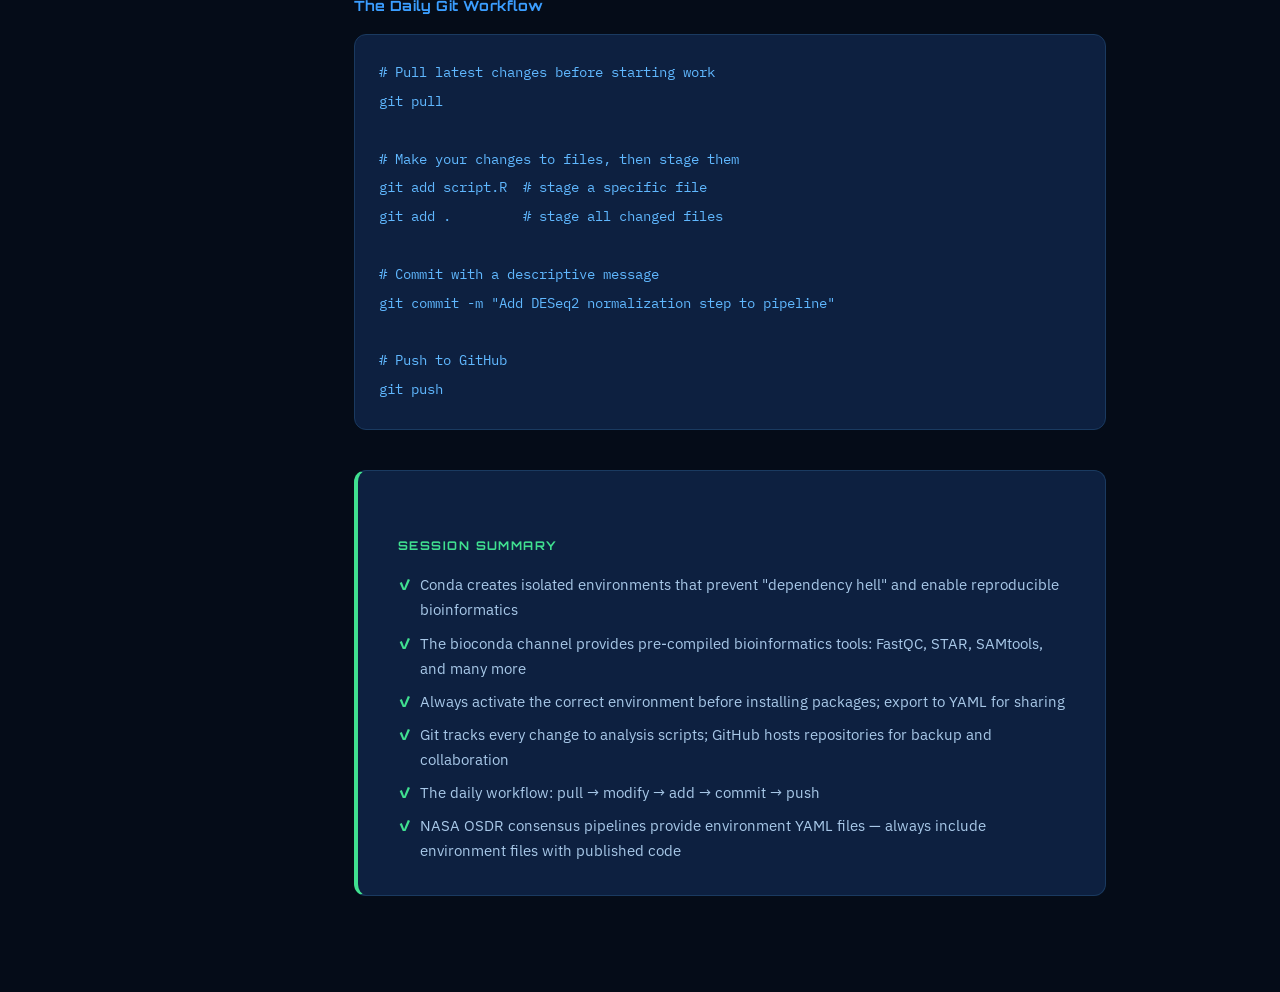
<file: pages/session-s9.html>
<!DOCTYPE html>
<html lang="en" data-theme="dark">
<head>
  <meta charset="UTF-8" /><meta name="viewport" content="width=device-width, initial-scale=1.0" />
  <title>Session 9 · Conda &amp; Git · PhilSA-ISMDD</title>
  <link rel="preconnect" href="https://fonts.googleapis.com" /><link rel="preconnect" href="https://fonts.gstatic.com" crossorigin />
  <link href="https://fonts.googleapis.com/css2?family=Orbitron:wght@400;600;700;900&family=IBM+Plex+Sans:ital,wght@0,300;0,400;0,500;0,600;1,300;1,400&family=IBM+Plex+Mono:wght@400;500;600&display=swap" rel="stylesheet" />
  <link rel="stylesheet" href="../css/main.css" />
</head>
<body>
<div id="starfield" aria-hidden="true"></div>
<div id="app">
  <nav id="main-nav"><div class="nav-inner">
    <a href="../index.html" class="nav-brand">
      <svg class="nav-logo" viewBox="0 0 36 36" fill="none"><circle cx="18" cy="18" r="17" stroke="var(--accent-primary)" stroke-width="1.5" fill="none" opacity="0.4"/><circle cx="18" cy="18" r="11" stroke="var(--accent-primary)" stroke-width="1" fill="none" opacity="0.3"/><circle cx="18" cy="18" r="5" fill="var(--accent-primary)" opacity="0.9"/><circle cx="18" cy="7" r="2.5" fill="var(--accent-teal)"/></svg>
      <div class="nav-title">Bioinformatics for Space Biology<span>Philippine Space Agency · ISMDD</span></div>
    </a>
    <div class="nav-right"><button class="theme-toggle" onclick="toggleTheme()"><span class="theme-icon" id="theme-icon">☀️</span><span id="theme-label">Light Mode</span></button></div>
  </div></nav>
  <div class="content-area">
    <aside class="sidebar">
      <a href="../index.html" class="sidebar-back">← Back to Course</a>
      <div class="sidebar-section">
        <div class="sidebar-session-label">Module 2 · Session 9</div>
        <div class="sidebar-session-title">Conda Environments &amp; Git Version Control</div>
      </div>
      <div class="sidebar-section">
        <div class="sidebar-section-title">Contents</div>
        <ul class="sidebar-toc">
          <li><a href="#s9-conda">8.1 Conda: Isolated Environments</a></li>
          <li><a href="#s9-install" class="toc-sub">8.1.2 Installing Miniconda</a></li>
          <li><a href="#s9-manage">8.2 Managing Conda Environments</a></li>
          <li><a href="#s9-create" class="toc-sub">8.2.1 Creating Environments</a></li>
          <li><a href="#s9-packages" class="toc-sub">8.2.3 Installing Packages</a></li>
          <li><a href="#s9-export" class="toc-sub">8.2.4 Exporting Environments</a></li>
          <li><a href="#s9-git">8.3 Git &amp; GitHub</a></li>
          <li><a href="#s9-config" class="toc-sub">8.3.2 Configuring Git</a></li>
          <li><a href="#s9-ssh-keys" class="toc-sub">8.3.3 SSH Keys for GitHub</a></li>
          <li><a href="#s9-workflow" class="toc-sub">Daily Git Workflow</a></li>
          <li><a href="#s9-summary">Session Summary</a></li>
        </ul>
      </div>
      <div class="sidebar-divider"></div>
      <div class="sidebar-section"><div class="sidebar-section-title">All Sessions</div><div id="all-sessions-nav"></div></div>
    </aside>
    <main class="content-main">
      <div class="session-hero">
        <div class="session-badge">Module 2 · Session 9</div>
        <h1 class="session-main-title">Conda Environments &amp; Git Version Control</h1>
        <div class="session-topic-pills">
          <span class="topic-pill">Conda environments</span>
          <span class="topic-pill">Miniconda installation</span>
          <span class="topic-pill">Bioconda channel</span>
          <span class="topic-pill">Git &amp; GitHub</span>
          <span class="topic-pill">SSH key authentication</span>
        </div>
      </div>
      <div class="objectives-box">
        <h3>🎯 Learning Objectives</h3>
        <ul>
          <li>Explain why isolated Conda environments are essential for reproducible bioinformatics</li>
          <li>Install Miniconda and verify a working Conda installation on a remote Linux server</li>
          <li>Create and manage Conda environments with specified Python versions and packages</li>
          <li>Install bioinformatics tools (FastQC, STAR, SAMtools) into a Conda environment using bioconda</li>
          <li>Configure Git with identity information and connect to GitHub via SSH key authentication</li>
          <li>Execute the core daily Git workflow: pull, modify, add, commit, push</li>
        </ul>
      </div>
      <div class="content-body">
        <h2 id="s9-conda">8.1 Conda: Isolated Environments for Reproducible Science</h2>
        <p>Bioinformatics pipelines depend on many software packages, each with specific version requirements. A RNA-seq pipeline might require Python 3.10, STAR 2.7.11, and FastQC 0.12 — while a network analysis pipeline might require conflicting versions of the same libraries. Without environment management, installing one pipeline's dependencies can silently break another, a problem known as <strong>"dependency hell."</strong></p>
        <p>Conda solves this by creating completely isolated environments, each with its own Python version, R version, and package set, that cannot interfere with each other.</p>
        <div class="callout callout-tip">
          <div class="callout-title">💡 Why This Matters for Reproducibility</div>
          <p>A Conda environment can be exported to a single YAML file and recreated identically on any machine. Published papers increasingly require sharing environment files alongside code so others can reproduce the exact analysis. NASA OSDR consensus pipelines provide environment files for exactly this reason.</p>
        </div>

        <h3 id="s9-install">8.1.2 Installing Miniconda</h3>
        <p>Miniconda is a minimal Conda installer for Linux servers. Install as follows:</p>
        <pre><code># Step 1: Download the installer
wget https://repo.anaconda.com/miniconda/Miniconda3-latest-Linux-x86_64.sh

# Step 2: Run the installer
bash Miniconda3-latest-Linux-x86_64.sh

# Step 3: Activate Conda in the current shell
source ~/.bashrc

# Step 4: Verify installation
conda --version</code></pre>
        <p>A version number such as "conda 24.x.x" confirms success. The prompt will now show "(base)".</p>

        <h2 id="s9-manage">8.2 Managing Conda Environments</h2>

        <h3 id="s9-create">8.2.1 Creating Environments</h3>
        <div class="table-wrap"><table>
          <thead><tr><th>Command</th><th>Description</th></tr></thead>
          <tbody>
            <tr><td><code>conda create -n myenv python=3.10</code></td><td>Create an environment named "myenv" with Python 3.10</td></tr>
            <tr><td><code>conda create -n rnaseq python=3.10 numpy pandas</code></td><td>Create with specific packages pre-installed</td></tr>
            <tr><td><code>conda env create -f environment.yml</code></td><td>Create an environment from a shared YAML file</td></tr>
            <tr><td><code>conda activate myenv</code></td><td>Activate an environment (prompt changes to show the environment name)</td></tr>
            <tr><td><code>conda deactivate</code></td><td>Return to the base environment</td></tr>
            <tr><td><code>conda env list</code></td><td>List all environments; active one marked with *</td></tr>
          </tbody>
        </table></div>
        <div class="callout callout-warning">
          <div class="callout-title">⚠️ Always Activate Before Installing</div>
          <p>Installing packages without activating the correct environment installs them into base, causing conflicts. Always confirm the environment name is shown in your prompt before running any install command.</p>
        </div>

        <h3 id="s9-packages">8.2.3 Installing Packages</h3>
        <div class="table-wrap"><table>
          <thead><tr><th>Command</th><th>Description</th></tr></thead>
          <tbody>
            <tr><td><code>conda install numpy</code></td><td>Install a package into the active environment</td></tr>
            <tr><td><code>conda install -c bioconda star=2.7.11a</code></td><td>Install from the bioconda channel (for bioinformatics tools)</td></tr>
            <tr><td><code>conda install -c conda-forge -c bioconda fastqc</code></td><td>Install with multiple channels specified</td></tr>
            <tr><td><code>pip install package_name</code></td><td>Install packages from PyPI (for tools not in conda channels)</td></tr>
            <tr><td><code>conda list</code></td><td>List all packages in the active environment</td></tr>
            <tr><td><code>conda env remove -n myenv</code></td><td>Completely delete an environment</td></tr>
          </tbody>
        </table></div>
        <div class="callout callout-tip">
          <div class="callout-title">💡 Bioconda Channel for Bioinformatics</div>
          <p>The bioconda channel hosts thousands of bioinformatics tools: FastQC, STAR, HISAT2, SAMtools, featureCounts, and more. Always add conda-forge alongside bioconda: <code>conda install -c conda-forge -c bioconda &lt;tool&gt;</code>. Search for available tools at <a href="https://anaconda.org/bioconda" target="_blank" rel="noopener">anaconda.org/bioconda</a>.</p>
        </div>

        <h3 id="s9-export">8.2.4 Exporting and Sharing Environments</h3>
        <pre><code># Export the active environment to a YAML file
conda env export > environment.yml

# Recreate an environment from the YAML file on any machine with Conda
conda env create -f environment.yml</code></pre>

        <h2 id="s9-git">8.3 Git and GitHub: Version Control for Science</h2>
        <p>Version control tracks every change made to analysis scripts, with a complete history of who changed what and when. For bioinformatics this enables: experimenting with new analysis parameters without fear of losing working code; rolling back to any previous version; collaborating with lab members without overwriting each other's work; and sharing the exact analysis pipeline alongside a published paper.</p>
        <div class="callout callout-info">
          <div class="callout-title">💡 Git vs. GitHub</div>
          <p><strong>Git</strong> is the version control system — it runs locally on any machine and tracks changes to files. <strong>GitHub</strong> is a cloud platform that hosts Git repositories online, enabling backup, sharing, and collaboration. Git can be used without GitHub (local only), but using both together is the standard scientific workflow.</p>
        </div>

        <h3 id="s9-config">8.3.2 Installing and Configuring Git</h3>
        <pre><code># Install Git
sudo apt update && sudo apt install git
git --version  # verify installation

# Configure identity
git config --global user.name "Your Name"
git config --global user.email "your.email@example.com"
git config --list  # verify settings</code></pre>

        <h3 id="s9-ssh-keys">8.3.3 Connecting to GitHub via SSH Keys</h3>
        <pre><code># Step 1: Generate an SSH key pair
ssh-keygen -t ed25519 -C "your.email@example.com"

# Step 2: Start the SSH agent and add your key
eval "$(ssh-agent -s)"
ssh-add ~/.ssh/id_ed25519

# Step 3: Copy your public key (then add it to GitHub Settings → SSH Keys)
cat ~/.ssh/id_ed25519.pub

# Step 4: Test the connection
ssh -T git@github.com</code></pre>

        <h3 id="s9-workflow">The Daily Git Workflow</h3>
        <pre><code># Pull latest changes before starting work
git pull

# Make your changes to files, then stage them
git add script.R  # stage a specific file
git add .         # stage all changed files

# Commit with a descriptive message
git commit -m "Add DESeq2 normalization step to pipeline"

# Push to GitHub
git push</code></pre>

        <div class="summary-box" id="s9-summary">
          <h3>Session Summary</h3>
          <ul>
            <li>Conda creates isolated environments that prevent "dependency hell" and enable reproducible bioinformatics</li>
            <li>The bioconda channel provides pre-compiled bioinformatics tools: FastQC, STAR, SAMtools, and many more</li>
            <li>Always activate the correct environment before installing packages; export to YAML for sharing</li>
            <li>Git tracks every change to analysis scripts; GitHub hosts repositories for backup and collaboration</li>
            <li>The daily workflow: pull → modify → add → commit → push</li>
            <li>NASA OSDR consensus pipelines provide environment YAML files — always include environment files with published code</li>
          </ul>
        </div>
      </div>
    </main>
  </div>
</div>
<script src="../js/sessions.js"></script>
<script src="../js/main.js"></script>
<script>buildSessionNav('s9');</script>
</body></html>
</file>
<file: css/main.css>
/* ─────────────────────────────────────────────────────────────
   Bioinformatics for Space Biology · PhilSA-ISMDD
   main.css — v2.0  (upgraded design, better light mode, rich typography)
   ───────────────────────────────────────────────────────────── */

/* ─── DESIGN TOKENS ─────────────────────────────────────────── */
:root {
  --space-xs:  0.25rem;
  --space-sm:  0.5rem;
  --space-md:  1rem;
  --space-lg:  1.5rem;
  --space-xl:  2.5rem;
  --space-2xl: 4rem;
  --space-3xl: 6rem;
  --radius:    12px;
  --radius-sm: 6px;
  --radius-lg: 20px;
  --transition: 220ms cubic-bezier(0.4,0,0.2,1);
  --font-display: 'Orbitron', monospace;
  --font-body:    'IBM Plex Sans', sans-serif;
  --font-mono:    'IBM Plex Mono', monospace;
}

/* ─── DARK THEME ─────────────────────────────────────────────── */
[data-theme="dark"] {
  --bg-base:      #050c18;
  --bg-surface:   #091628;
  --bg-elevated:  #0d2040;
  --bg-card:      #0a1a30;
  --border:       #1a3a60;
  --border-glow:  #1e5799;

  --accent-primary:  #3b9eff;
  --accent-bright:   #60b8ff;
  --accent-deep:     #1a6abf;
  --accent-teal:     #00d4c8;
  --accent-gold:     #f0c040;
  --accent-red:      #ff6060;
  --accent-green:    #40e090;
  --accent-purple:   #b48fff;
  --accent-rose:     #ff7eb3;

  --text-primary:   #e8f4ff;
  --text-secondary: #a8c8e8;
  --text-muted:     #5a8ab0;
  --text-inverse:   #050c18;

  --star-color: #ffffff;
  --nebula-opacity: 0.08;
  --glow-color: rgba(59,158,255,0.15);

  /* Sidebar scrollbar */
  --scrollbar-track: #0a1a30;
  --scrollbar-thumb: #1a3a60;
  --scrollbar-thumb-hover: #3b9eff;
}

/* ─── LIGHT THEME — rich contrast, truly readable ────────────── */
[data-theme="light"] {
  --bg-base:      #f0f4fa;
  --bg-surface:   #e4ecf6;
  --bg-elevated:  #d4e0f0;
  --bg-card:      #ffffff;
  --border:       #b8cce0;
  --border-glow:  #1a56c4;

  --accent-primary:  #1444b0;   /* deeper blue — strong contrast on white */
  --accent-bright:   #1e5ad4;
  --accent-deep:     #0d2f7a;
  --accent-teal:     #0c6b62;   /* forest teal — readable */
  --accent-gold:     #7a5200;   /* dark amber */
  --accent-red:      #9b1c1c;
  --accent-green:    #0d5c30;   /* dark forest green */
  --accent-purple:   #5b21b6;
  --accent-rose:     #9d174d;

  --text-primary:   #07111f;    /* near-black */
  --text-secondary: #172842;    /* dark navy — high contrast */
  --text-muted:     #3d5a7a;    /* readable muted */
  --text-inverse:   #f0f4fa;

  --star-color: transparent;
  --nebula-opacity: 0.03;
  --glow-color: rgba(20,68,176,0.10);

  --scrollbar-track: #e4ecf6;
  --scrollbar-thumb: #b8cce0;
  --scrollbar-thumb-hover: #1444b0;
}

/* ─── RESET ──────────────────────────────────────────────────── */
*, *::before, *::after { box-sizing: border-box; margin: 0; padding: 0; }
html { scroll-behavior: smooth; font-size: 16px; }
body {
  font-family: var(--font-body);
  background: var(--bg-base);
  color: var(--text-primary);
  line-height: 1.8;
  transition: background var(--transition), color var(--transition);
  overflow-x: hidden;
  min-height: 100vh;
}

/* ─── SUBTLE GLOBAL SCROLLBAR ────────────────────────────────── */
::-webkit-scrollbar { width: 6px; height: 6px; }
::-webkit-scrollbar-track { background: var(--scrollbar-track); }
::-webkit-scrollbar-thumb { background: var(--scrollbar-thumb); border-radius: 3px; }
::-webkit-scrollbar-thumb:hover { background: var(--scrollbar-thumb-hover); }
* { scrollbar-width: thin; scrollbar-color: var(--scrollbar-thumb) var(--scrollbar-track); }

/* ─── STARFIELD ──────────────────────────────────────────────── */
#starfield {
  position: fixed; inset: 0; pointer-events: none; z-index: 0; overflow: hidden;
}
.star {
  position: absolute; border-radius: 50%; background: var(--star-color);
  opacity: 0; animation: twinkle var(--dur,3s) var(--delay,0s) infinite ease-in-out;
}
[data-theme="light"] .star { opacity: 0 !important; animation: none; }
@keyframes twinkle {
  0%, 100% { opacity: 0; transform: scale(0.5); }
  50%       { opacity: var(--op,0.5); transform: scale(1); }
}

/* ─── LAYOUT ─────────────────────────────────────────────────── */
#app { position: relative; z-index: 1; }
.container { max-width: 1240px; margin: 0 auto; padding: 0 var(--space-lg); }

/* ─── NAV ────────────────────────────────────────────────────── */
#main-nav {
  position: sticky; top: 0; z-index: 100;
  background: var(--bg-surface);
  border-bottom: 1px solid var(--border);
  backdrop-filter: blur(16px);
  -webkit-backdrop-filter: blur(16px);
  transition: background var(--transition), border-color var(--transition);
}
.nav-inner {
  display: flex; align-items: center; justify-content: space-between;
  padding: 0.75rem var(--space-lg);
  max-width: 1240px; margin: 0 auto; gap: var(--space-md);
}
.nav-brand { display: flex; align-items: center; gap: var(--space-sm); text-decoration: none; }
.nav-logo { width: 36px; height: 36px; flex-shrink: 0; }
.nav-title {
  font-family: var(--font-display);
  font-size: 0.68rem; font-weight: 700;
  color: var(--accent-primary);
  letter-spacing: 0.05em; line-height: 1.2; text-transform: uppercase;
}
.nav-title span {
  display: block; font-size: 0.54rem;
  color: var(--text-muted); font-weight: 400;
}
.nav-right { display: flex; align-items: center; gap: var(--space-md); }
.theme-toggle {
  background: var(--bg-elevated); border: 1px solid var(--border);
  color: var(--text-secondary); cursor: pointer; border-radius: 999px;
  padding: 0.35rem 0.8rem;
  display: flex; align-items: center; gap: 6px;
  font-family: var(--font-body); font-size: 0.82rem; font-weight: 500;
  transition: all var(--transition); white-space: nowrap;
}
.theme-toggle:hover { border-color: var(--accent-primary); color: var(--accent-primary); }
.theme-icon { font-size: 0.95rem; line-height: 1; }

/* ─── HERO ───────────────────────────────────────────────────── */
.hero {
  min-height: 85vh; display: flex; align-items: center; position: relative;
  padding: var(--space-3xl) 0 var(--space-2xl); overflow: hidden;
}
.hero-bg {
  position: absolute; inset: 0;
  background: radial-gradient(ellipse 80% 60% at 50% 40%, var(--glow-color), transparent 70%);
  pointer-events: none;
}
.hero-content { position: relative; }
.hero-badge {
  display: inline-flex; align-items: center; gap: var(--space-sm);
  background: var(--bg-elevated); border: 1px solid var(--border);
  border-left: 3px solid var(--accent-primary);
  padding: 0.35rem var(--space-md); border-radius: var(--radius-sm);
  font-size: 0.75rem; color: var(--text-muted);
  letter-spacing: 0.08em; text-transform: uppercase; font-weight: 600;
  margin-bottom: var(--space-lg);
}
.hero-badge::before {
  content: ''; width: 7px; height: 7px; border-radius: 50%;
  background: var(--accent-green); animation: pulse-dot 2s ease-in-out infinite; flex-shrink: 0;
}
@keyframes pulse-dot {
  0%,100%{opacity:1;transform:scale(1)} 50%{opacity:0.4;transform:scale(0.7)}
}
.hero-eyebrow {
  font-family: var(--font-display); font-size: 0.65rem;
  color: var(--accent-teal); letter-spacing: 0.2em; text-transform: uppercase;
  margin-bottom: var(--space-sm);
}
.hero-title {
  font-family: var(--font-display);
  font-size: clamp(1.9rem, 4.5vw, 3.4rem);
  font-weight: 900; line-height: 1.1;
  color: var(--text-primary); margin-bottom: var(--space-md);
}
.hero-title .highlight { color: var(--accent-primary); display: block; }
.hero-subtitle {
  font-size: 1.05rem; color: var(--text-secondary);
  margin-bottom: var(--space-lg); max-width: 620px; line-height: 1.85;
}
.hero-meta {
  display: flex; gap: var(--space-xl); flex-wrap: wrap; margin-top: var(--space-lg);
  padding: var(--space-lg) var(--space-xl);
  background: var(--bg-card); border: 1px solid var(--border);
  border-radius: var(--radius); width: fit-content;
}
.hero-meta-item { display: flex; flex-direction: column; gap: 3px; }
.hero-meta-label {
  font-size: 0.65rem; text-transform: uppercase;
  letter-spacing: 0.1em; color: var(--text-muted); font-weight: 700;
}
.hero-meta-value { font-size: 0.98rem; color: var(--text-primary); font-weight: 600; }

/* ─── SECTION HEADERS ────────────────────────────────────────── */
.section-header { text-align: center; margin-bottom: var(--space-2xl); }
.section-eyebrow {
  font-family: var(--font-display); font-size: 0.6rem;
  color: var(--accent-teal); letter-spacing: 0.25em; text-transform: uppercase;
  margin-bottom: var(--space-sm);
}
.section-title {
  font-family: var(--font-display);
  font-size: clamp(1.3rem, 3vw, 2rem);
  color: var(--text-primary); margin-bottom: var(--space-sm);
}
.section-desc {
  color: var(--text-secondary); font-size: 1rem;
  max-width: 620px; margin: 0 auto; line-height: 1.8;
}
.section-divider {
  width: 60px; height: 3px;
  background: linear-gradient(90deg, var(--accent-primary), var(--accent-teal));
  border-radius: 999px; margin: var(--space-md) auto 0;
}

/* ─── ABOUT SECTION ──────────────────────────────────────────── */
.about-section { padding: var(--space-3xl) 0; border-top: 1px solid var(--border); }
.about-grid {
  display: grid; grid-template-columns: 1fr 1fr;
  gap: var(--space-2xl); align-items: start;
}
.about-text h3 {
  font-family: var(--font-display); font-size: 1rem;
  color: var(--accent-primary); margin-bottom: var(--space-sm);
  letter-spacing: 0.04em;
}
.about-text p {
  color: var(--text-secondary); margin-bottom: var(--space-md);
  font-size: 1rem; line-height: 1.85;
}
.target-list { list-style: none; display: flex; flex-direction: column; gap: var(--space-sm); }
.target-list li {
  display: flex; align-items: flex-start; gap: var(--space-sm);
  font-size: 0.97rem; color: var(--text-secondary);
}
.target-list li::before {
  content: '▸'; color: var(--accent-primary); flex-shrink: 0; margin-top: 3px;
}
.stat-cards { display: grid; grid-template-columns: 1fr 1fr; gap: var(--space-md); }
.stat-card {
  background: var(--bg-card); border: 1px solid var(--border);
  border-radius: var(--radius); padding: var(--space-lg); text-align: center;
  transition: border-color var(--transition), box-shadow var(--transition);
}
.stat-card:hover {
  border-color: var(--accent-primary);
  box-shadow: 0 0 24px var(--glow-color);
}
.stat-number {
  font-family: var(--font-display); font-size: 2.2rem; font-weight: 900;
  color: var(--accent-primary); line-height: 1; margin-bottom: 6px;
}
.stat-label {
  font-size: 0.75rem; color: var(--text-muted);
  text-transform: uppercase; letter-spacing: 0.08em; font-weight: 600;
}

/* ─── CURRICULUM / MODULES ───────────────────────────────────── */
.curriculum-section { padding: var(--space-3xl) 0; border-top: 1px solid var(--border); }
.modules-grid { display: grid; grid-template-columns: repeat(2,1fr); gap: var(--space-xl); }
.module-card {
  background: var(--bg-card); border: 1px solid var(--border);
  border-radius: var(--radius-lg); overflow: hidden;
  transition: border-color var(--transition), box-shadow var(--transition), transform var(--transition);
}
.module-card:hover {
  border-color: var(--border-glow);
  box-shadow: 0 8px 40px var(--glow-color);
  transform: translateY(-2px);
}
.module-header {
  padding: var(--space-lg) var(--space-xl);
  display: flex; align-items: center; gap: var(--space-md);
  border-bottom: 1px solid var(--border);
}
.module-icon { font-size: 1.8rem; flex-shrink: 0; }
.module-label {
  font-family: var(--font-display); font-size: 0.58rem;
  color: var(--text-muted); letter-spacing: 0.2em;
  text-transform: uppercase; font-weight: 600;
}
.module-title {
  font-family: var(--font-display); font-size: 0.9rem;
  color: var(--text-primary); font-weight: 700; margin-top: 3px;
}
.module-color-1 .module-header { background: linear-gradient(135deg,rgba(59,158,255,0.12),transparent); }
.module-color-2 .module-header { background: linear-gradient(135deg,rgba(0,212,200,0.10),transparent); }
.module-color-3 .module-header { background: linear-gradient(135deg,rgba(64,224,144,0.10),transparent); }
.module-color-4 .module-header { background: linear-gradient(135deg,rgba(180,143,255,0.10),transparent); }
.module-sessions {
  padding: var(--space-sm) var(--space-xl) var(--space-xl);
  display: flex; flex-direction: column; gap: 2px;
}
.session-row {
  display: flex; align-items: flex-start; gap: var(--space-md);
  padding: var(--space-sm);
  border-bottom: 1px solid var(--border);
  transition: all var(--transition); cursor: pointer;
  border-radius: var(--radius-sm); text-decoration: none;
}
.session-row:last-child { border-bottom: none; }
.session-row:hover { background: var(--bg-elevated); }
.session-row:hover .session-title { color: var(--accent-primary); }
.session-num {
  font-family: var(--font-mono); font-size: 0.72rem;
  color: var(--text-muted); background: var(--bg-elevated);
  padding: 2px 8px; border-radius: var(--radius-sm);
  flex-shrink: 0; margin-top: 2px; font-weight: 600;
}
.session-title {
  font-size: 0.93rem; font-weight: 500;
  color: var(--text-primary); transition: color var(--transition); line-height: 1.35;
}
.session-tags { display: flex; gap: 4px; flex-wrap: wrap; margin-top: 5px; }
.tag {
  font-size: 0.65rem; padding: 2px 8px; border-radius: 999px;
  font-weight: 700; text-transform: uppercase; letter-spacing: 0.04em;
}
.tag-theory { background: rgba(59,158,255,0.15); color: var(--accent-bright); }
.tag-tools  { background: rgba(0,212,200,0.12);  color: var(--accent-teal);   }
.tag-data   { background: rgba(240,192,64,0.12); color: var(--accent-gold);   }
.tag-hands  { background: rgba(64,224,144,0.12); color: var(--accent-green);  }
.tag-ws     { background: rgba(180,143,255,0.12); color: var(--accent-purple); }
[data-theme="light"] .tag-theory { background: rgba(20,68,176,0.10); color: var(--accent-deep); }
[data-theme="light"] .tag-tools  { background: rgba(12,107,98,0.10); color: #0c6b62; }
[data-theme="light"] .tag-data   { background: rgba(122,82,0,0.10);  color: #7a5200; }
[data-theme="light"] .tag-hands  { background: rgba(13,92,48,0.10);  color: #0d5c30; }
[data-theme="light"] .tag-ws     { background: rgba(91,33,182,0.10); color: #5b21b6; }

/* coming-soon row */
.session-row-disabled {
  opacity: 0.45; cursor: not-allowed; pointer-events: none;
}
.coming-soon-note {
  padding: var(--space-sm) var(--space-sm) var(--space-xs);
  font-size: 0.78rem; color: var(--text-muted); font-style: italic;
}

/* ─── SESSION PAGES ──────────────────────────────────────────── */
.session-page        { display: none; }
.session-page.active { display: block; }

/* ─── CONTENT AREA LAYOUT ────────────────────────────────────── */
.content-area {
  display: grid; grid-template-columns: 290px 1fr;
  gap: 0; min-height: calc(100vh - 60px);
  border-top: 1px solid var(--border);
}

/* ─── SIDEBAR ────────────────────────────────────────────────── */
.sidebar {
  background: var(--bg-surface); border-right: 1px solid var(--border);
  padding: var(--space-xl) var(--space-md);
  position: sticky; top: 60px; height: calc(100vh - 60px);
  overflow-y: auto;
  /* Subtle scrollbar on sidebar */
  scrollbar-width: thin;
  scrollbar-color: var(--scrollbar-thumb) var(--scrollbar-track);
}
.sidebar::-webkit-scrollbar { width: 4px; }
.sidebar::-webkit-scrollbar-track { background: transparent; }
.sidebar::-webkit-scrollbar-thumb { background: var(--scrollbar-thumb); border-radius: 2px; }
.sidebar::-webkit-scrollbar-thumb:hover { background: var(--scrollbar-thumb-hover); }
[data-theme="light"] .sidebar { background: #e8f0f9; }

.sidebar-back {
  display: flex; align-items: center; gap: var(--space-sm);
  font-size: 0.83rem; font-weight: 600; color: var(--text-secondary);
  margin-bottom: var(--space-xl);
  padding: var(--space-sm) var(--space-md);
  border-radius: var(--radius-sm); border: 1px solid var(--border);
  transition: all var(--transition); background: var(--bg-card);
  width: 100%; text-align: left; text-decoration: none; cursor: pointer;
}
.sidebar-back:hover {
  color: var(--accent-primary); border-color: var(--accent-primary);
  background: var(--bg-elevated);
}
.sidebar-section { margin-bottom: var(--space-lg); }
.sidebar-section-title {
  font-family: var(--font-display); font-size: 0.55rem;
  letter-spacing: 0.2em; text-transform: uppercase;
  color: var(--text-muted); margin-bottom: var(--space-sm);
  padding: 0 var(--space-xs); font-weight: 700;
}
.sidebar-session-label {
  font-family: var(--font-mono); font-size: 0.62rem;
  letter-spacing: 0.1em; text-transform: uppercase;
  color: var(--accent-primary); font-weight: 700;
}
.sidebar-session-title {
  font-family: var(--font-display); font-size: 0.8rem;
  color: var(--text-primary); margin-bottom: var(--space-lg);
  margin-top: 4px; line-height: 1.4; font-weight: 700;
}
.sidebar-divider { height: 1px; background: var(--border); margin: var(--space-lg) 0; }

/* Table of Contents */
.sidebar-toc { list-style: none; display: flex; flex-direction: column; gap: 1px; }
.sidebar-toc a {
  display: block; padding: 5px var(--space-sm);
  font-size: 0.85rem; color: var(--text-secondary);
  text-decoration: none; border-radius: var(--radius-sm);
  border-left: 2px solid transparent;
  transition: all var(--transition); line-height: 1.4; font-weight: 500;
}
[data-theme="light"] .sidebar-toc a { color: #2a4570; }
.sidebar-toc a:hover, .sidebar-toc a.active {
  color: var(--accent-primary);
  border-left-color: var(--accent-primary);
  background: var(--bg-elevated);
}
.sidebar-toc .toc-sub { padding-left: 1.3rem; font-size: 0.8rem; color: var(--text-muted); }
[data-theme="light"] .sidebar-toc .toc-sub { color: #3d5a7a; }

/* All-sessions mini-nav */
.sidebar-all-sessions { list-style: none; display: flex; flex-direction: column; gap: 1px; }
.sidebar-all-sessions li a {
  display: flex; align-items: center; gap: 7px;
  padding: 4px var(--space-sm); font-size: 0.78rem;
  color: var(--text-muted); text-decoration: none;
  border-radius: var(--radius-sm); transition: all var(--transition); font-weight: 500;
}
[data-theme="light"] .sidebar-all-sessions li a { color: #3d5a7a; }
.sidebar-all-sessions li a:hover { color: var(--accent-primary); background: var(--bg-elevated); }
.sidebar-all-sessions li a.current { color: var(--accent-primary); font-weight: 700; }
.sidebar-all-sessions .sess-badge {
  font-family: var(--font-mono); font-size: 0.62rem;
  background: var(--bg-elevated); padding: 1px 5px;
  border-radius: 4px; flex-shrink: 0; color: var(--text-muted);
}
.sidebar-all-sessions li a.current .sess-badge {
  background: var(--accent-primary); color: white;
}
.sidebar-all-sessions .module-group-label {
  font-family: var(--font-display); font-size: 0.5rem;
  letter-spacing: 0.18em; text-transform: uppercase;
  color: var(--text-muted); padding: var(--space-sm) var(--space-xs) 2px;
  margin-top: var(--space-xs); font-weight: 700; opacity: 0.8;
}

/* ─── CONTENT MAIN ───────────────────────────────────────────── */
.content-main {
  padding: var(--space-2xl) var(--space-2xl) var(--space-3xl);
  max-width: 880px;
}
.session-hero {
  margin-bottom: var(--space-xl); padding-bottom: var(--space-lg);
  border-bottom: 1px solid var(--border);
}

/* ── Session badge — upgraded to pill style from new pages ── */
.session-badge {
  display: inline-flex; align-items: center; gap: 8px;
  font-family: var(--font-mono); font-size: 0.72rem; font-weight: 700;
  color: var(--accent-teal); letter-spacing: 0.08em; text-transform: uppercase;
  background: rgba(0,212,200,0.08); border: 1px solid rgba(0,212,200,0.35);
  border-radius: 999px; padding: 4px 14px; margin-bottom: var(--space-md);
}
[data-theme="light"] .session-badge {
  color: #0c6b62; background: rgba(12,107,98,0.08); border-color: rgba(12,107,98,0.35);
}
/* Worksheet variant */
.session-badge.ws {
  color: var(--accent-gold); background: rgba(240,192,64,0.08); border-color: rgba(240,192,64,0.35);
}
[data-theme="light"] .session-badge.ws {
  color: #7a5200; background: rgba(122,82,0,0.08); border-color: rgba(122,82,0,0.35);
}

.session-main-title {
  font-family: var(--font-display);
  font-size: clamp(1.35rem, 3vw, 2.1rem);
  color: var(--text-primary); margin-bottom: var(--space-md); line-height: 1.2;
}
.session-topic-pills { display: flex; flex-wrap: wrap; gap: var(--space-sm); margin-bottom: var(--space-sm); }
.topic-pill {
  background: var(--bg-elevated); border: 1px solid var(--border);
  border-radius: 999px; padding: 4px 12px;
  font-size: 0.78rem; color: var(--text-secondary); font-weight: 500;
  font-family: var(--font-mono);
}
[data-theme="light"] .topic-pill { color: #172842; }

/* Objectives box */
.objectives-box {
  background: var(--bg-card); border: 1px solid var(--border);
  border-left: 4px solid var(--accent-primary);
  border-radius: var(--radius); padding: var(--space-lg) var(--space-xl);
  margin-bottom: var(--space-2xl);
}
.objectives-box h3 {
  font-family: var(--font-display); font-size: 0.72rem;
  letter-spacing: 0.12em; text-transform: uppercase;
  color: var(--accent-primary); margin-bottom: var(--space-md);
}
.objectives-box ul { list-style: none; display: flex; flex-direction: column; gap: var(--space-sm); }
.objectives-box li {
  display: flex; align-items: flex-start; gap: var(--space-sm);
  font-size: 0.96rem; color: var(--text-secondary); line-height: 1.7;
}
[data-theme="light"] .objectives-box li { color: #172842; }
.objectives-box li::before { content: '▸'; color: var(--accent-primary); flex-shrink: 0; margin-top: 4px; }

/* ─── CONTENT TYPOGRAPHY ─────────────────────────────────────── */
.content-body h2 {
  font-family: var(--font-display); font-size: 1.12rem;
  color: var(--text-primary); margin: var(--space-2xl) 0 var(--space-md);
  padding-bottom: var(--space-sm); border-bottom: 1px solid var(--border);
  scroll-margin-top: 80px; letter-spacing: 0.02em;
}
.content-body h3 {
  font-family: var(--font-display); font-size: 0.88rem;
  color: var(--accent-primary); margin: var(--space-xl) 0 var(--space-sm);
  scroll-margin-top: 80px; letter-spacing: 0.03em;
}
[data-theme="light"] .content-body h3 { color: var(--accent-deep); }
.content-body p {
  color: var(--text-secondary); margin-bottom: var(--space-md);
  font-size: 1rem; line-height: 1.9;
}
[data-theme="light"] .content-body p { color: #172842; }
.content-body ul, .content-body ol {
  margin: var(--space-sm) 0 var(--space-md) var(--space-xl);
  color: var(--text-secondary);
}
[data-theme="light"] .content-body ul,
[data-theme="light"] .content-body ol { color: #172842; }
.content-body li { margin-bottom: var(--space-xs); font-size: 0.97rem; line-height: 1.8; }
.content-body strong { color: var(--text-primary); font-weight: 700; }
[data-theme="light"] .content-body strong { color: #07111f; }
.content-body em { color: var(--accent-teal); font-style: italic; }
[data-theme="light"] .content-body em { color: #0c6b62; }
.content-body a { color: var(--accent-primary); text-underline-offset: 3px; }
[data-theme="light"] .content-body a { color: var(--accent-deep); }
.content-body a:hover { color: var(--accent-teal); }
.content-body code {
  font-family: var(--font-mono); background: var(--bg-elevated);
  border: 1px solid var(--border); border-radius: 4px;
  padding: 2px 7px; font-size: 0.875em; color: var(--accent-teal);
}
[data-theme="light"] .content-body code {
  background: #d4e0f0; color: #0c6b62; border-color: #b8cce0;
}
.content-body pre {
  background: var(--bg-elevated); border: 1px solid var(--border);
  border-radius: var(--radius); padding: var(--space-lg);
  overflow-x: auto; margin: var(--space-md) 0;
}
[data-theme="light"] .content-body pre { background: #d4e0f0; border-color: #b8cce0; }
.content-body pre code {
  background: none; border: none; padding: 0;
  font-size: 0.88rem; color: var(--accent-bright); line-height: 1.7;
}
[data-theme="light"] .content-body pre code { color: #0d2f7a; }

/* ─── CALLOUT BOXES ──────────────────────────────────────────── */
.callout {
  border-radius: var(--radius); padding: var(--space-lg) var(--space-xl);
  margin: var(--space-lg) 0; border-left: 4px solid;
}
.callout-title { font-weight: 700; font-size: 0.9rem; margin-bottom: var(--space-sm); }
.callout p, .callout li { font-size: 0.95rem; margin-bottom: var(--space-xs); line-height: 1.75; }
.callout ol, .callout ul { margin-left: var(--space-lg); }
.callout-info { background: rgba(59,158,255,0.08); border-color: var(--accent-primary); }
.callout-info .callout-title { color: var(--accent-primary); }
[data-theme="light"] .callout-info { background: rgba(20,68,176,0.07); }
[data-theme="light"] .callout-info .callout-title { color: var(--accent-deep); }
.callout-tip { background: rgba(0,212,200,0.07); border-color: var(--accent-teal); }
.callout-tip .callout-title { color: var(--accent-teal); }
[data-theme="light"] .callout-tip { background: rgba(12,107,98,0.07); }
[data-theme="light"] .callout-tip .callout-title { color: #0c6b62; }
.callout-warning { background: rgba(240,192,64,0.07); border-color: var(--accent-gold); }
.callout-warning .callout-title { color: var(--accent-gold); }
[data-theme="light"] .callout-warning { background: rgba(122,82,0,0.07); }
[data-theme="light"] .callout-warning .callout-title { color: #7a5200; }
.callout-exercise { background: rgba(64,224,144,0.07); border-color: var(--accent-green); }
.callout-exercise .callout-title { color: var(--accent-green); }
[data-theme="light"] .callout-exercise { background: rgba(13,92,48,0.07); }
[data-theme="light"] .callout-exercise .callout-title { color: #0d5c30; }
[data-theme="light"] .callout p,
[data-theme="light"] .callout li { color: #172842; }

/* ─── TABLES ─────────────────────────────────────────────────── */
.table-wrap {
  overflow-x: auto; margin: var(--space-md) 0;
  border: 1px solid var(--border); border-radius: var(--radius);
}
table { width: 100%; border-collapse: collapse; font-size: 0.91rem; }
th {
  background: var(--bg-elevated); color: var(--text-primary);
  font-family: var(--font-display); font-size: 0.65rem;
  letter-spacing: 0.1em; text-transform: uppercase;
  padding: var(--space-sm) var(--space-md); text-align: left;
  border-bottom: 1px solid var(--border); font-weight: 700;
}
[data-theme="light"] th { background: #d4e0f0; color: #07111f; }
td {
  padding: var(--space-sm) var(--space-md); color: var(--text-secondary);
  border-bottom: 1px solid var(--border); vertical-align: top; line-height: 1.65;
}
[data-theme="light"] td { color: #172842; }
tr:last-child td { border-bottom: none; }
tr:hover td { background: var(--bg-elevated); }
[data-theme="light"] tr:hover td { background: #d4e0f0; }

/* ─── KEY TERMS ──────────────────────────────────────────────── */
.key-terms-grid {
  display: grid; grid-template-columns: repeat(auto-fill,minmax(280px,1fr));
  gap: var(--space-sm); margin: var(--space-md) 0;
}
.term-card {
  background: var(--bg-card); border: 1px solid var(--border);
  border-radius: var(--radius-sm); padding: var(--space-md);
}
.term-word {
  font-family: var(--font-mono); font-size: 0.85rem;
  color: var(--accent-teal); margin-bottom: 5px; font-weight: 600;
}
[data-theme="light"] .term-word { color: #0c6b62; }
.term-def { font-size: 0.88rem; color: var(--text-secondary); line-height: 1.6; }
[data-theme="light"] .term-def { color: #172842; }

/* ─── SUMMARY BOX ────────────────────────────────────────────── */
.summary-box {
  background: var(--bg-elevated); border: 1px solid var(--border);
  border-left: 4px solid var(--accent-green);
  border-radius: var(--radius); padding: var(--space-lg) var(--space-xl);
  margin-top: var(--space-xl);
}
[data-theme="light"] .summary-box { background: #d4e0f0; border-color: #b8cce0; border-left-color: #0d5c30; }
.summary-box h3 {
  font-family: var(--font-display); font-size: 0.75rem;
  letter-spacing: 0.12em; text-transform: uppercase;
  color: var(--accent-green); margin-bottom: var(--space-md);
}
[data-theme="light"] .summary-box h3 { color: #0d5c30; }
.summary-box ul { list-style: none; margin: 0; }
.summary-box li {
  display: flex; align-items: flex-start; gap: var(--space-sm);
  font-size: 0.95rem; color: var(--text-secondary);
  margin-bottom: var(--space-sm); line-height: 1.65;
}
[data-theme="light"] .summary-box li { color: #172842; }
.summary-box li::before { content: '✓'; flex-shrink: 0; color: var(--accent-green); font-weight: 700; }
[data-theme="light"] .summary-box li::before { color: #0d5c30; }

/* ─── DOWNLOAD BOX (for notebook downloads) ──────────────────── */
.download-box {
  background: var(--bg-card); border: 1px solid var(--border);
  border-left: 4px solid var(--accent-green);
  border-radius: var(--radius); padding: var(--space-lg) var(--space-xl);
  margin: var(--space-lg) 0;
}
.download-box h4 {
  font-family: var(--font-display); font-size: 0.72rem;
  letter-spacing: 0.1em; text-transform: uppercase;
  color: var(--accent-green); margin-bottom: var(--space-md);
}
.download-grid { display: flex; flex-direction: column; gap: var(--space-sm); }
.download-item {
  display: flex; align-items: center; justify-content: space-between;
  padding: var(--space-md); background: var(--bg-elevated);
  border: 1px solid var(--border); border-radius: var(--radius-sm);
  gap: var(--space-md);
}
.download-item-info { flex: 1; }
.download-item-name { font-size: 0.9rem; font-weight: 600; color: var(--text-primary); margin-bottom: 3px; }
.download-item-desc { font-size: 0.78rem; color: var(--text-muted); font-family: var(--font-mono); }
.download-btn {
  display: inline-flex; align-items: center; gap: 6px;
  padding: 6px 14px; background: var(--accent-green); color: var(--bg-base);
  border-radius: var(--radius-sm); font-size: 0.8rem; font-weight: 700;
  text-decoration: none; transition: opacity var(--transition); white-space: nowrap;
  font-family: var(--font-mono);
}
.download-btn:hover { opacity: 0.85; }
[data-theme="light"] .download-btn { color: #07111f; }

/* ─── PIPELINE FLOW DIAGRAM ──────────────────────────────────── */
.pipeline-flow {
  display: flex; align-items: stretch; margin: var(--space-lg) 0;
  overflow-x: auto; padding: 4px;
}
.pipeline-step {
  flex: 1; min-width: 100px; background: var(--bg-card);
  border: 1px solid var(--border); padding: var(--space-md) var(--space-sm);
  text-align: center; position: relative; transition: background var(--transition);
}
.pipeline-step:first-child { border-radius: 8px 0 0 8px; }
.pipeline-step:last-child  { border-radius: 0 8px 8px 0; }
.pipeline-step:not(:last-child) { margin-right: 2px; }
.pipeline-step:not(:last-child)::after {
  content: '→'; position: absolute; right: -13px; top: 50%;
  transform: translateY(-50%); color: var(--accent-primary);
  font-size: 1.1rem; z-index: 1;
  background: var(--bg-base); padding: 2px;
}
.pipeline-step:hover { background: var(--bg-elevated); border-color: var(--accent-primary); }
.pipeline-step.active { border-color: var(--accent-primary); background: rgba(59,158,255,0.08); }
.pipeline-step-icon  { font-size: 1.4rem; margin-bottom: 5px; }
.pipeline-step-name  { font-size: 0.7rem; font-weight: 700; color: var(--text-primary); margin-bottom: 3px; font-family: var(--font-display); }
.pipeline-step-tool  { font-size: 0.62rem; color: var(--accent-teal); font-family: var(--font-mono); }

/* ─── FOOTER — upgraded ───────────────────────────────────────── */
footer {
  border-top: 1px solid var(--border); background: var(--bg-surface);
  padding: var(--space-2xl) 0 0;
}
.footer-inner {
  max-width: 1240px; margin: 0 auto; padding: 0 var(--space-lg);
  display: grid; grid-template-columns: 1.4fr 1fr 1fr 1fr; gap: var(--space-2xl);
}
.footer-brand {
  display: flex; align-items: center; gap: var(--space-sm);
  margin-bottom: var(--space-md); text-decoration: none;
}
.footer-brand-name {
  font-family: var(--font-display); font-size: 0.7rem;
  color: var(--accent-primary); font-weight: 700; letter-spacing: 0.05em;
}
.footer-col h4 {
  font-family: var(--font-display); font-size: 0.62rem;
  color: var(--text-muted); letter-spacing: 0.15em;
  text-transform: uppercase; margin-bottom: var(--space-md); font-weight: 700;
}
[data-theme="light"] .footer-col h4 { color: #3d5a7a; }
.footer-col p, .footer-col a {
  font-size: 0.86rem; color: var(--text-muted); text-decoration: none;
  display: block; margin-bottom: 6px; transition: color var(--transition); line-height: 1.6;
}
[data-theme="light"] .footer-col p,
[data-theme="light"] .footer-col a { color: #3d5a7a; }
.footer-col a:hover { color: var(--accent-primary); }
.footer-col a::before { content: '→ '; opacity: 0; transition: opacity var(--transition); }
.footer-col a:hover::before { opacity: 1; }
.philsa-logo-link {
  display: flex; align-items: center; gap: var(--space-sm);
  text-decoration: none; margin-bottom: var(--space-sm);
}
.philsa-logo-img { width: 48px; height: 48px; object-fit: contain; }
[data-theme="dark"] .philsa-logo-img { filter: brightness(1.1); }
.footer-badge {
  display: inline-block; font-size: 0.7rem; padding: 3px 10px;
  border-radius: 999px; font-weight: 600; letter-spacing: 0.05em;
  margin-bottom: 4px; font-family: var(--font-mono);
}
.footer-badge-oa { background: rgba(64,224,144,0.12); color: var(--accent-green); }
.footer-badge-nasa { background: rgba(59,158,255,0.12); color: var(--accent-primary); }
[data-theme="light"] .footer-badge-oa { background: rgba(13,92,48,0.10); color: #0d5c30; }
[data-theme="light"] .footer-badge-nasa { background: rgba(20,68,176,0.10); color: var(--accent-deep); }
.footer-bottom {
  max-width: 1240px; margin: var(--space-xl) auto 0;
  padding: var(--space-md) var(--space-lg);
  border-top: 1px solid var(--border);
  display: flex; justify-content: space-between; align-items: center;
  flex-wrap: wrap; gap: var(--space-sm);
  font-size: 0.78rem; color: var(--text-muted);
}
[data-theme="light"] .footer-bottom { color: #3d5a7a; }

/* ─── RESPONSIVE ─────────────────────────────────────────────── */
@media (max-width: 1100px) {
  .footer-inner { grid-template-columns: 1fr 1fr; gap: var(--space-xl); }
}
@media (max-width: 900px) {
  .about-grid      { grid-template-columns: 1fr; }
  .modules-grid    { grid-template-columns: 1fr; }
  .content-area    { grid-template-columns: 1fr; }
  .sidebar         { display: none; }
  .content-main    { padding: var(--space-xl) var(--space-md) var(--space-2xl); }
  .footer-inner    { grid-template-columns: 1fr 1fr; gap: var(--space-xl); }
  .stat-cards      { grid-template-columns: 1fr 1fr; }
  .pipeline-flow   { flex-direction: column; }
  .pipeline-step   { border-radius: 8px !important; margin-right: 0 !important; margin-bottom: 3px; }
  .pipeline-step:not(:last-child)::after { content:'↓'; right:50%; top:auto; bottom:-12px; transform:translateX(50%); }
}
@media (max-width: 600px) {
  .footer-inner  { grid-template-columns: 1fr; }
  .nav-title span { display: none; }
  .stat-cards    { grid-template-columns: 1fr; }
  .hero-meta     { gap: var(--space-lg); }
}

/* ─── UTILITIES ──────────────────────────────────────────────── */
.hidden  { display: none !important; }
.sr-only { position:absolute;width:1px;height:1px;overflow:hidden;clip:rect(0,0,0,0); }
</file>
